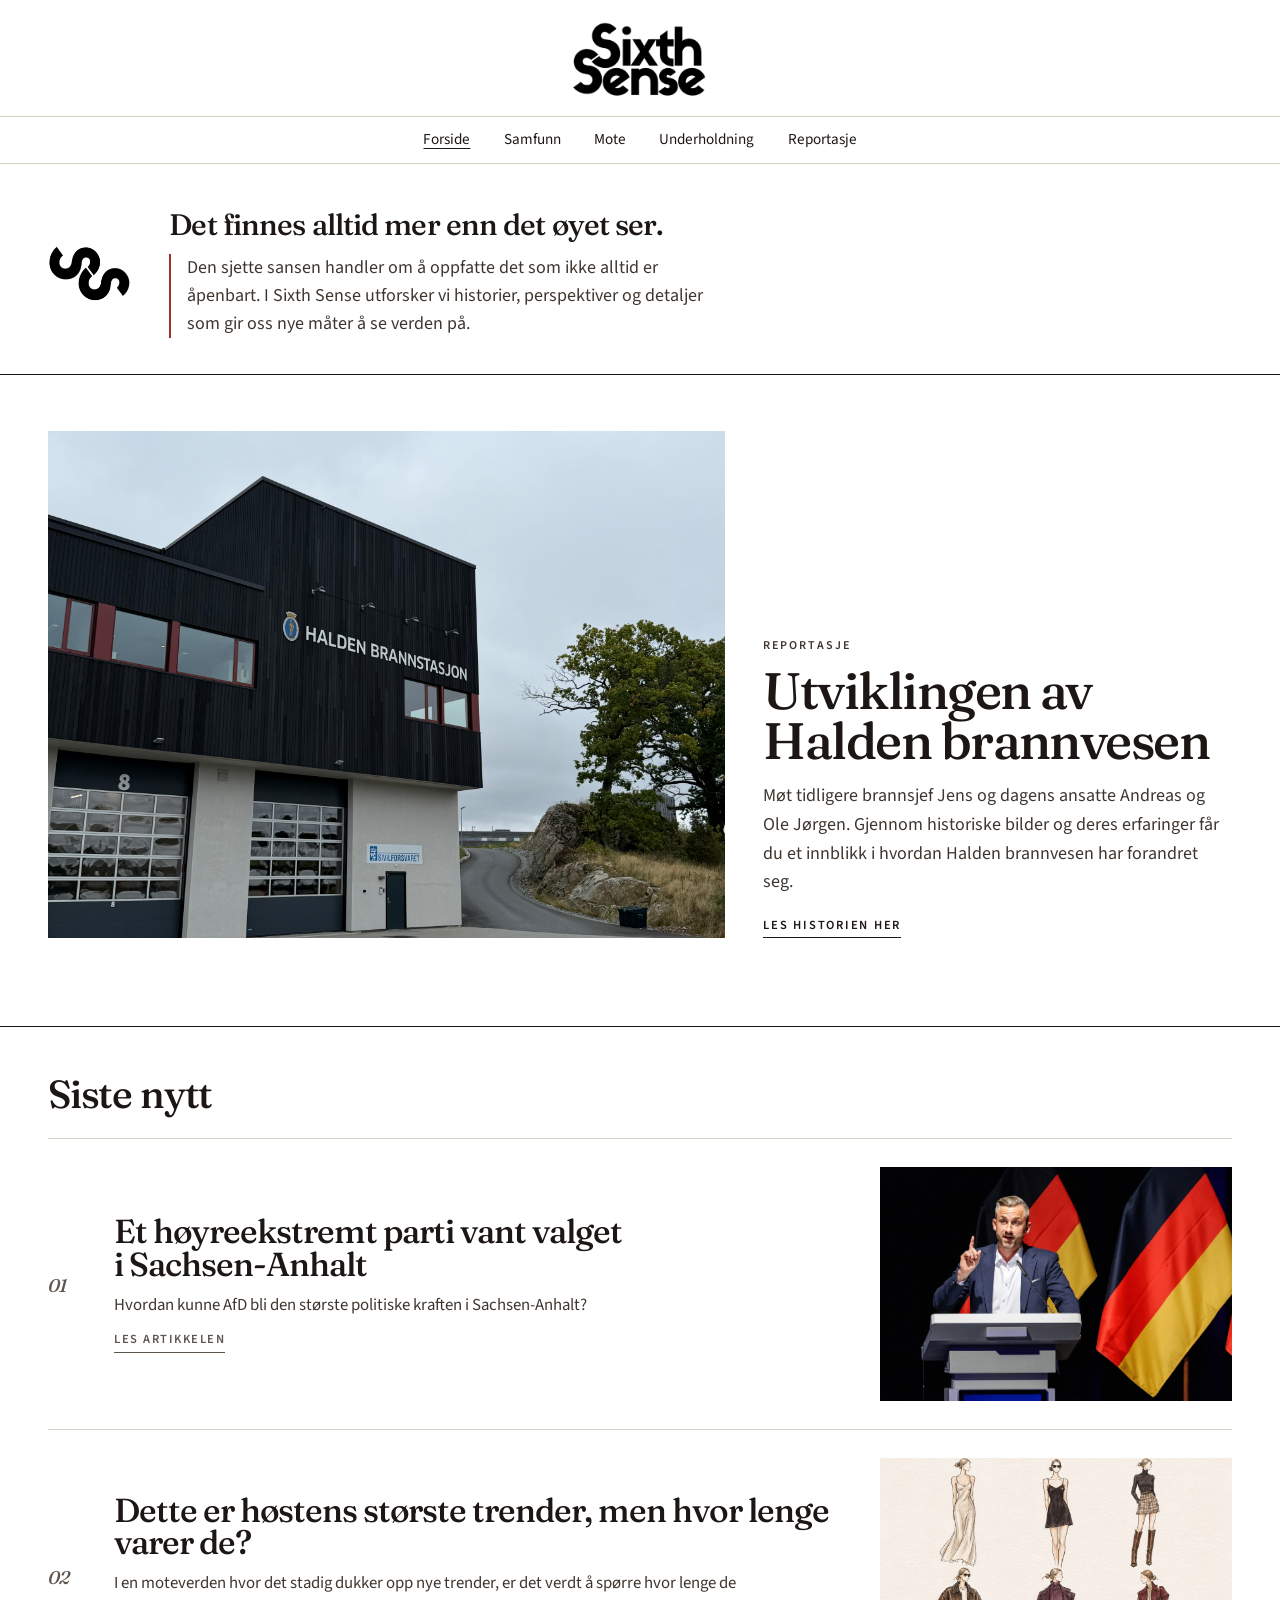
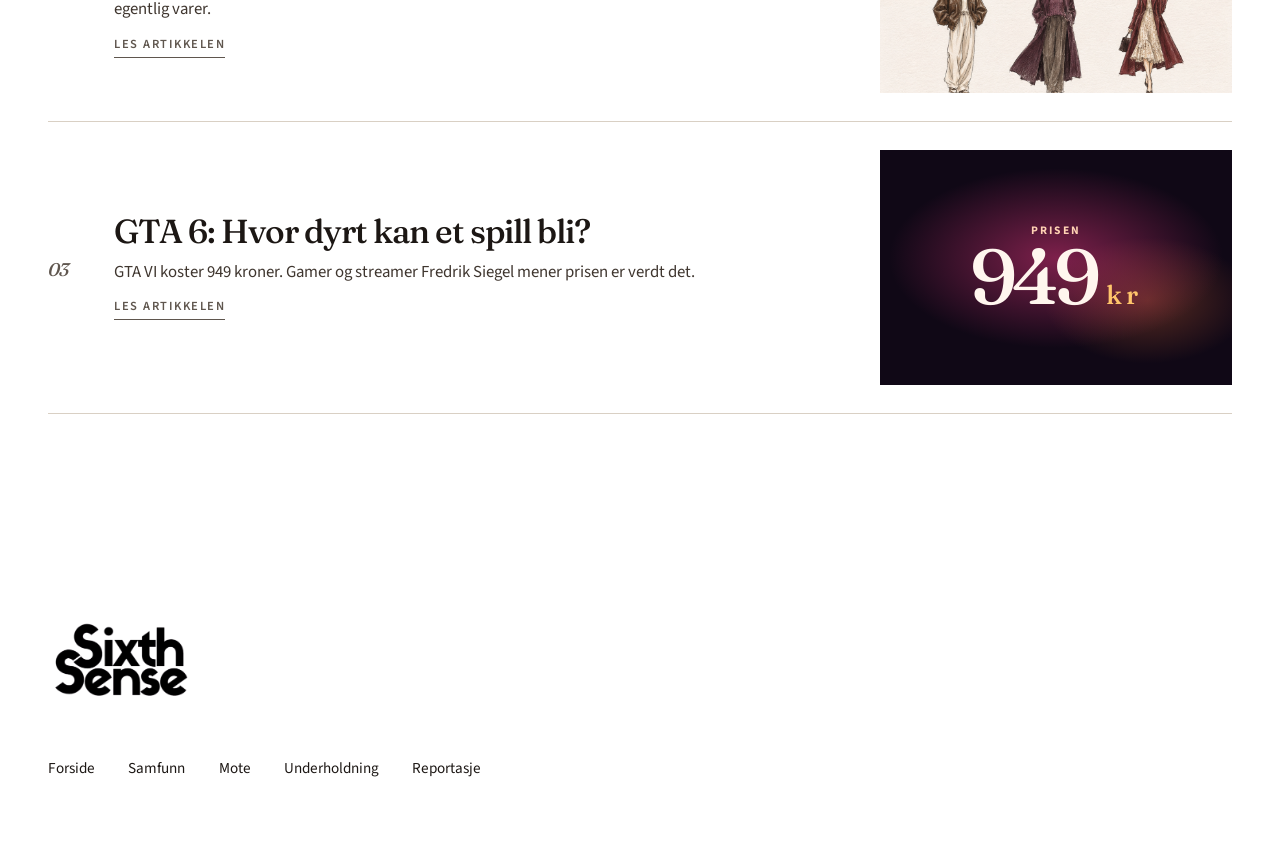
<file: index.html>
<!DOCTYPE html>
<html lang="nb">
<head>
  <meta charset="utf-8">
  <meta name="viewport" content="width=device-width, initial-scale=1">
  <title>GVI — Placeholder edition</title>
  <meta name="description" content="Placeholder editorial homepage. Four stories, one of them a long read.">
  <meta name="theme-color" content="#ffffff">
  <link rel="icon" href="images/logo-mark.png">
  <link rel="stylesheet" href="css/style.css">
</head>
<!--
  Site name: Sixth Sense.
  The header mark is images/sixthsense-black.png.
  The compact header uses images/ss-black.png.
  The footer uses images/sixthsense-black.png.

  Pages
  - index.html       this homepage
  - article1.html    Story 1, AfD in Sachsen-Anhalt
  - article2.html    short story template
  - article3.html    GTA 6 and the price debate
  - xl-story.html    the long scroll story

  Photographs live in images/. The src on each <img> is the file name to add.
-->
<body>
  <a class="skip-link" href="#main">Skip to content</a>

  <header class="site-header">
    <div class="site-header__brand">
      <a class="logo logo--full" href="index.html" aria-label="Sixth Sense">
        <img class="logo__img" src="images/sixthsense-black.png" width="1488" height="901" alt="">
      </a>
    </div>
    <div class="site-header__main">
      <a class="logo logo--mark" href="index.html" aria-label="Sixth Sense" tabindex="-1" aria-hidden="true">
        <span class="logo__mark-rot">
          <img src="images/ss-black.png" alt="">
        </span>
      </a>
      <nav class="site-nav" id="site-nav" aria-label="Primary">
        <ul>
          <li><a href="index.html" aria-current="page">Forside</a></li>
          <li><a href="article1.html">Samfunn</a></li>
          <li><a href="article2.html">Mote</a></li>
          <li><a href="article3.html">Underholdning</a></li>
          <li><a href="xl-story.html">Reportasje</a></li>
        </ul>
      </nav>
    </div>
    <button class="nav-toggle" type="button" aria-expanded="false" aria-controls="site-nav">
      <span class="nav-toggle__open">Menu</span>
      <span class="nav-toggle__close">Close</span>
    </button>
  </header>

  <main id="main" tabindex="-1">
    <section class="cover" aria-labelledby="cover-title">
      <div class="wrap cover__intro">
        <h1 id="cover-title">Det finnes alltid mer enn det øyet ser.</h1>
        <p class="cover__lead">Den sjette sansen handler om å oppfatte det som ikke alltid er åpenbart. I Sixth Sense utforsker vi historier, perspektiver og detaljer som gir oss nye måter å se verden på.</p>
        <div class="cover__mark" aria-hidden="true">
          <img src="images/ss-black.png" alt="">
        </div>
      </div>
    </section>

    <section class="featured" aria-labelledby="featured-title">
      <div class="wrap">
        <a class="featured__link" href="xl-story.html">
          <div class="frame frame--feature">
            <img src="images/IMG_7676.jpeg" width="4284" height="5712" alt="Den nye brannstasjonen i Halden, en mørk bygning med skiltet Halden brannstasjon, porter og Sivilforsvaret.">
          </div>
          <div class="featured__text">
            <p class="kicker">Reportasje</p>
            <h2 id="featured-title">Utviklingen av Halden brannvesen</h2>
            <p>Møt tidligere brannsjef Jens og dagens ansatte Andreas og <span class="nobr">Ole Jørgen</span>. Gjennom historiske bilder og deres erfaringer får du et innblikk i hvordan Halden brannvesen har forandret seg.</p>
            <span class="text-link">Les historien her</span>
          </div>
        </a>
      </div>
    </section>

    <section class="index-list" aria-labelledby="index-title">
      <div class="wrap">
        <h2 id="index-title">Siste nytt</h2>
        <ol>
          <li>
            <a class="story-row" href="article1.html">
              <span class="story-row__num">01</span>
              <div class="story-row__text">
                <h3>Et høyreekstremt parti vant valget <span class="nobr">i Sachsen-Anhalt</span></h3>
                <p>Hvordan kunne AfD bli den største politiske kraften i Sachsen-Anhalt?</p>
                <span class="text-link">Les artikkelen</span>
              </div>
              <div class="frame frame--wide">
                <img src="images/Ulrich.webp" alt="Ulrich Siegmund, AfDs toppkandidat i Sachsen-Anhalt, taler fra en talerstol med tyske flagg i bakgrunnen.">
              </div>
            </a>
          </li>
          <li>
            <a class="story-row" href="article2.html">
              <span class="story-row__num">02</span>
              <div class="story-row__text">
                <h3>Dette er høstens største trender, men hvor lenge varer de?</h3>
                <p>I en moteverden hvor det stadig dukker opp nye trender, er det verdt å spørre hvor lenge de egentlig varer.</p>
                <span class="text-link">Les artikkelen</span>
              </div>
              <div class="frame frame--wide frame--varighet">
                <img src="images/MoteVarighet.png" alt="Tolv moteskisser av høstplagg: kåper, dresser, kjoler, jeans og støvler.">
              </div>
            </a>
          </li>
          <li>
            <a class="story-row" href="article3.html">
              <span class="story-row__num">03</span>
              <div class="story-row__text">
                <h3>GTA 6: Hvor dyrt kan et spill bli?</h3>
                <p>GTA VI koster 949 kroner. Gamer og streamer Fredrik Siegel mener prisen er verdt det.</p>
                <span class="text-link">Les artikkelen</span>
              </div>
              <div class="frame frame--wide frame--gta" aria-hidden="true">
                <div class="frame-gta">
                  <p class="frame-gta__label">Prisen</p>
                  <p class="frame-gta__price"><span>949</span><span>kr</span></p>
                </div>
              </div>
            </a>
          </li>
        </ol>
      </div>
    </section>
  </main>

  <footer class="site-footer">
    <div class="site-footer__inner">
      <a class="logo" href="index.html">
        <img class="logo__img" src="images/sixthsense-black.png" width="1488" height="901" alt="Sixth Sense">
      </a>
      <nav aria-label="Footer">
        <ul>
          <li><a href="index.html">Forside</a></li>
          <li><a href="article1.html">Samfunn</a></li>
          <li><a href="article2.html">Mote</a></li>
          <li><a href="article3.html">Underholdning</a></li>
          <li><a href="xl-story.html">Reportasje</a></li>
        </ul>
      </nav>
    </div>
  </footer>

  <script src="js/script.js"></script>
</body>
</html>
</file>
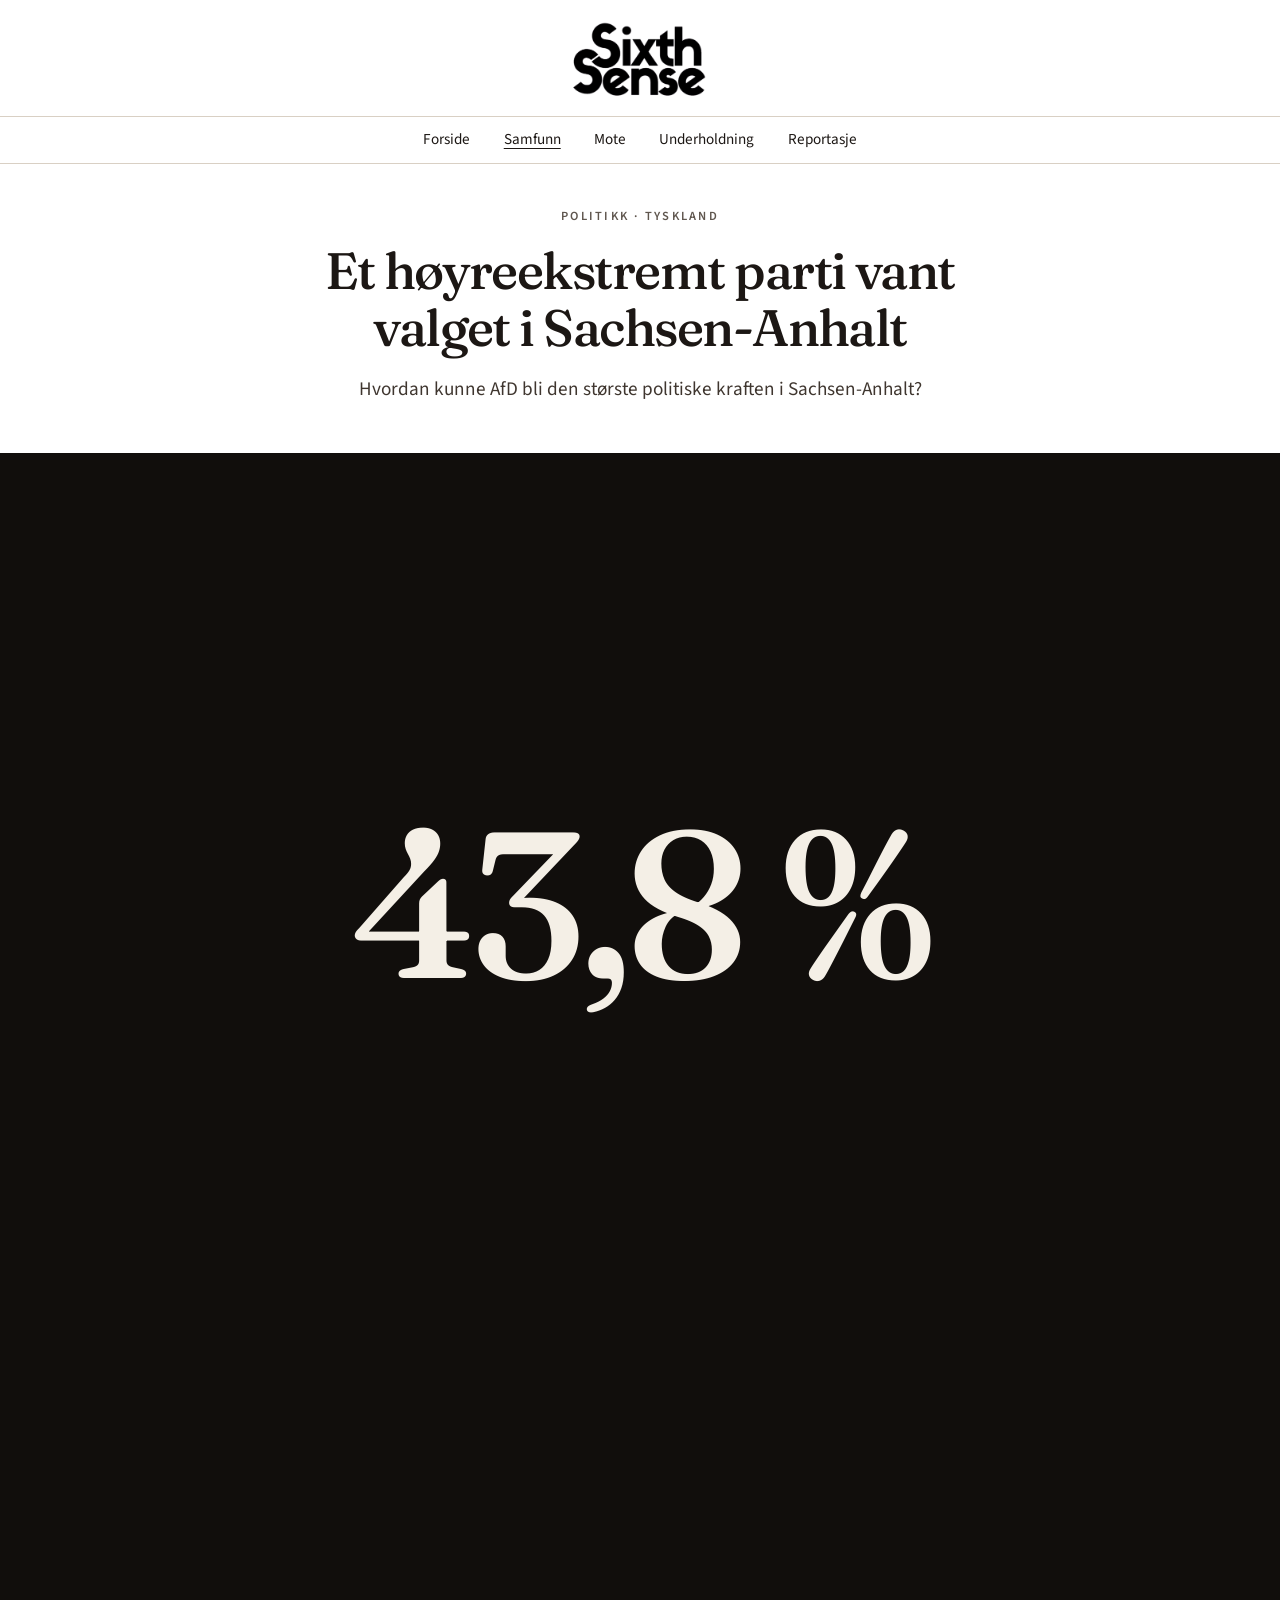
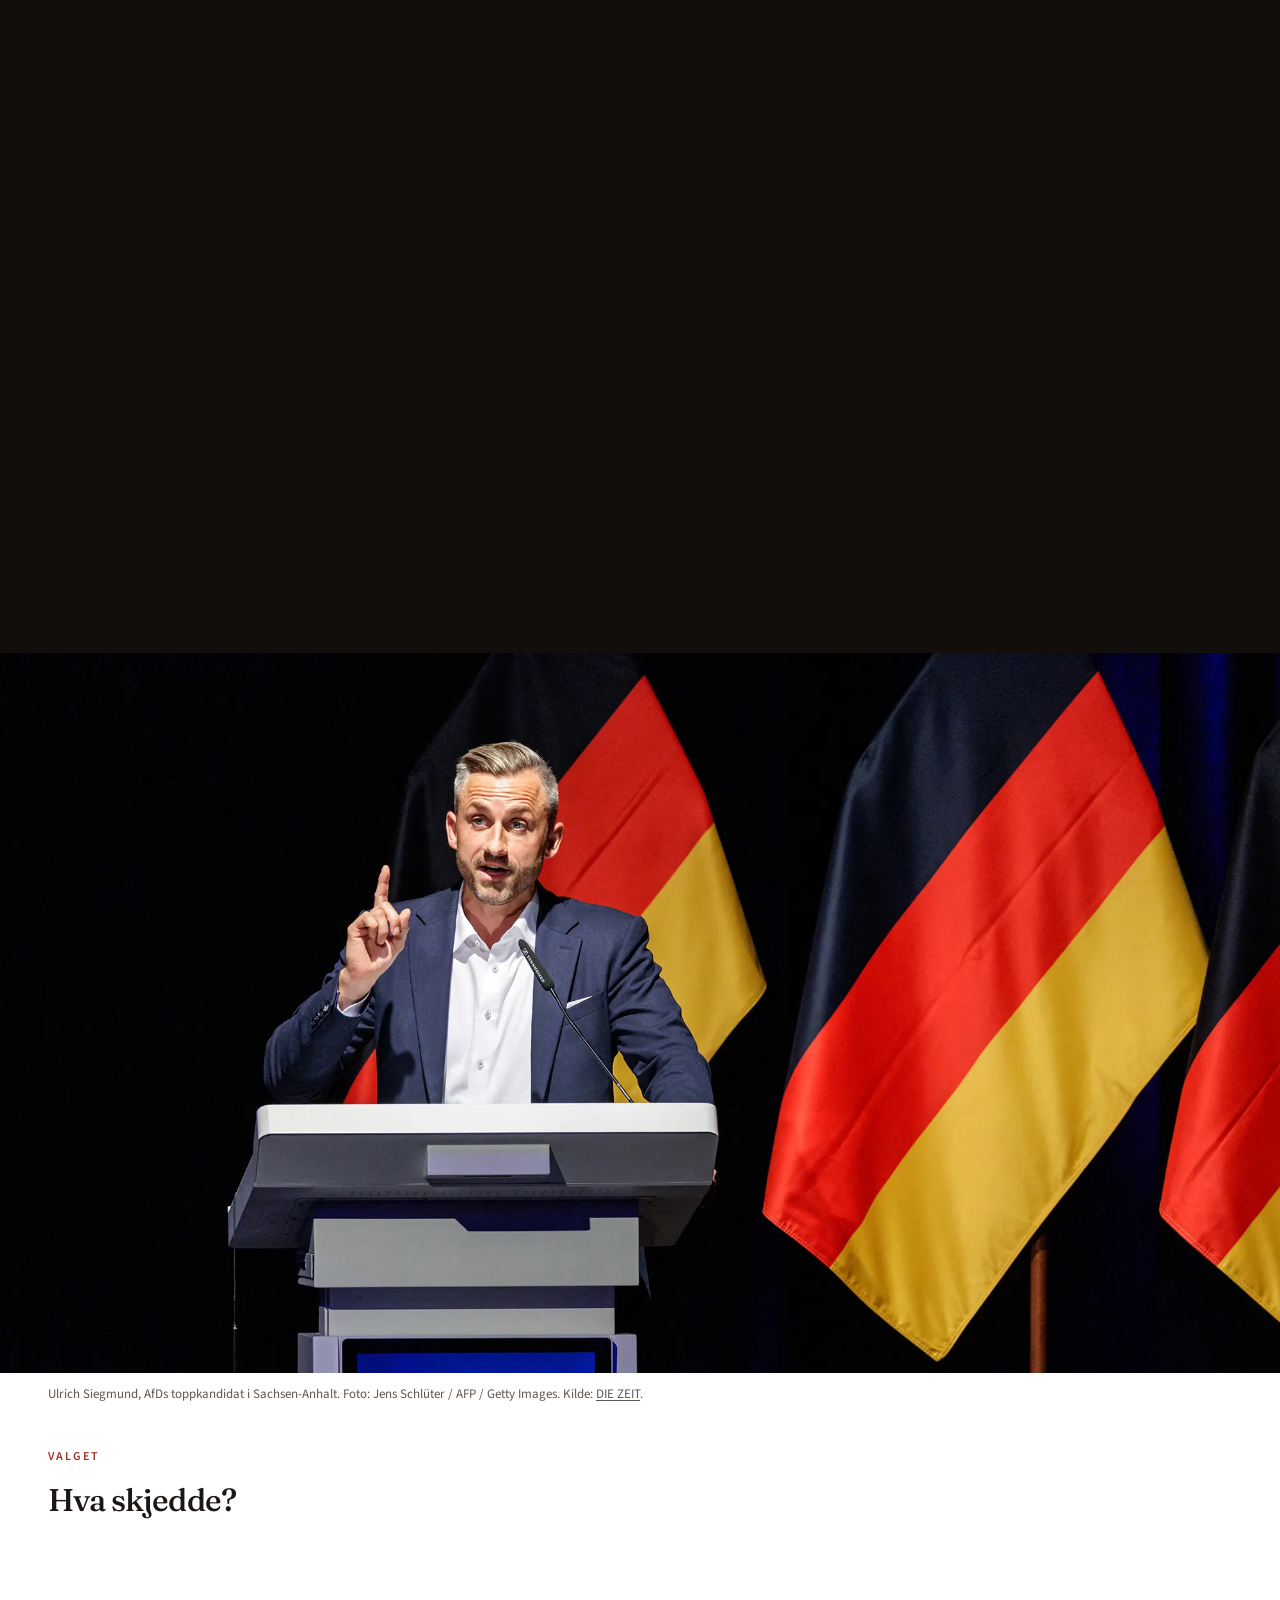
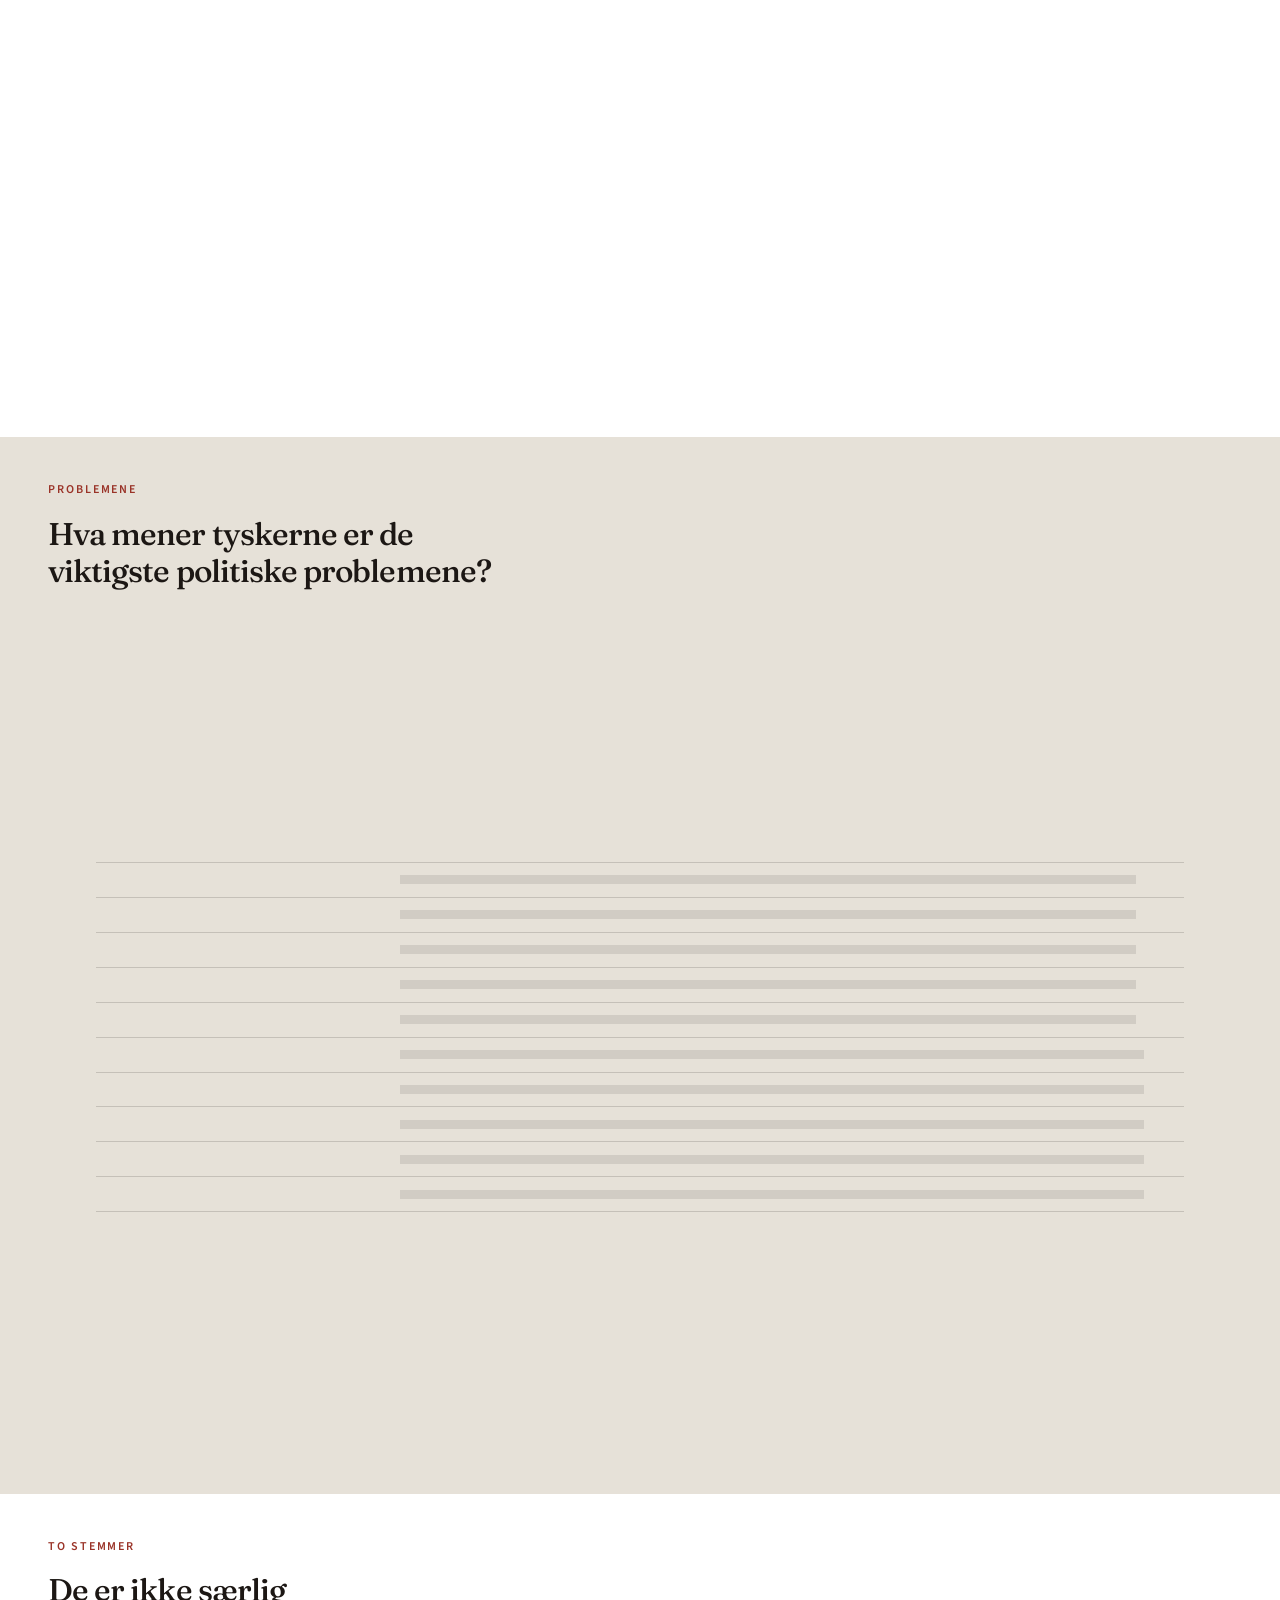
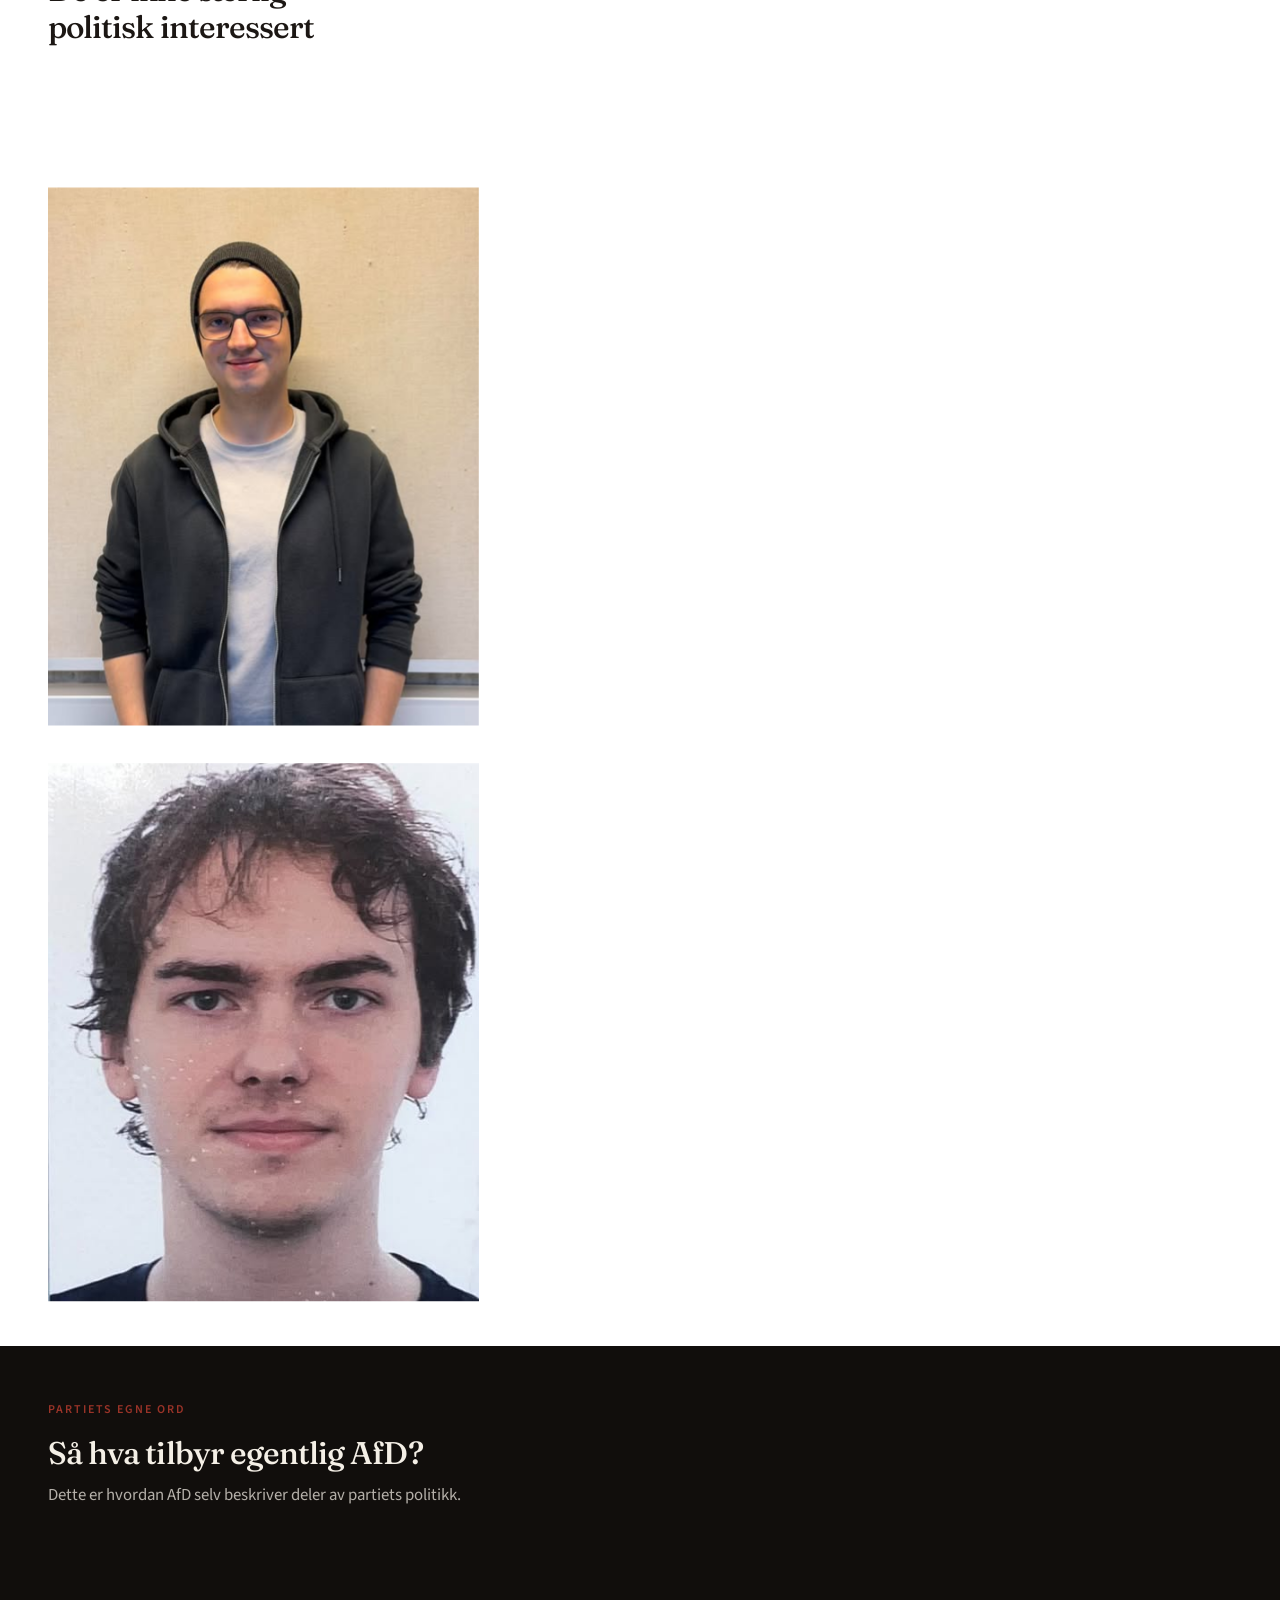
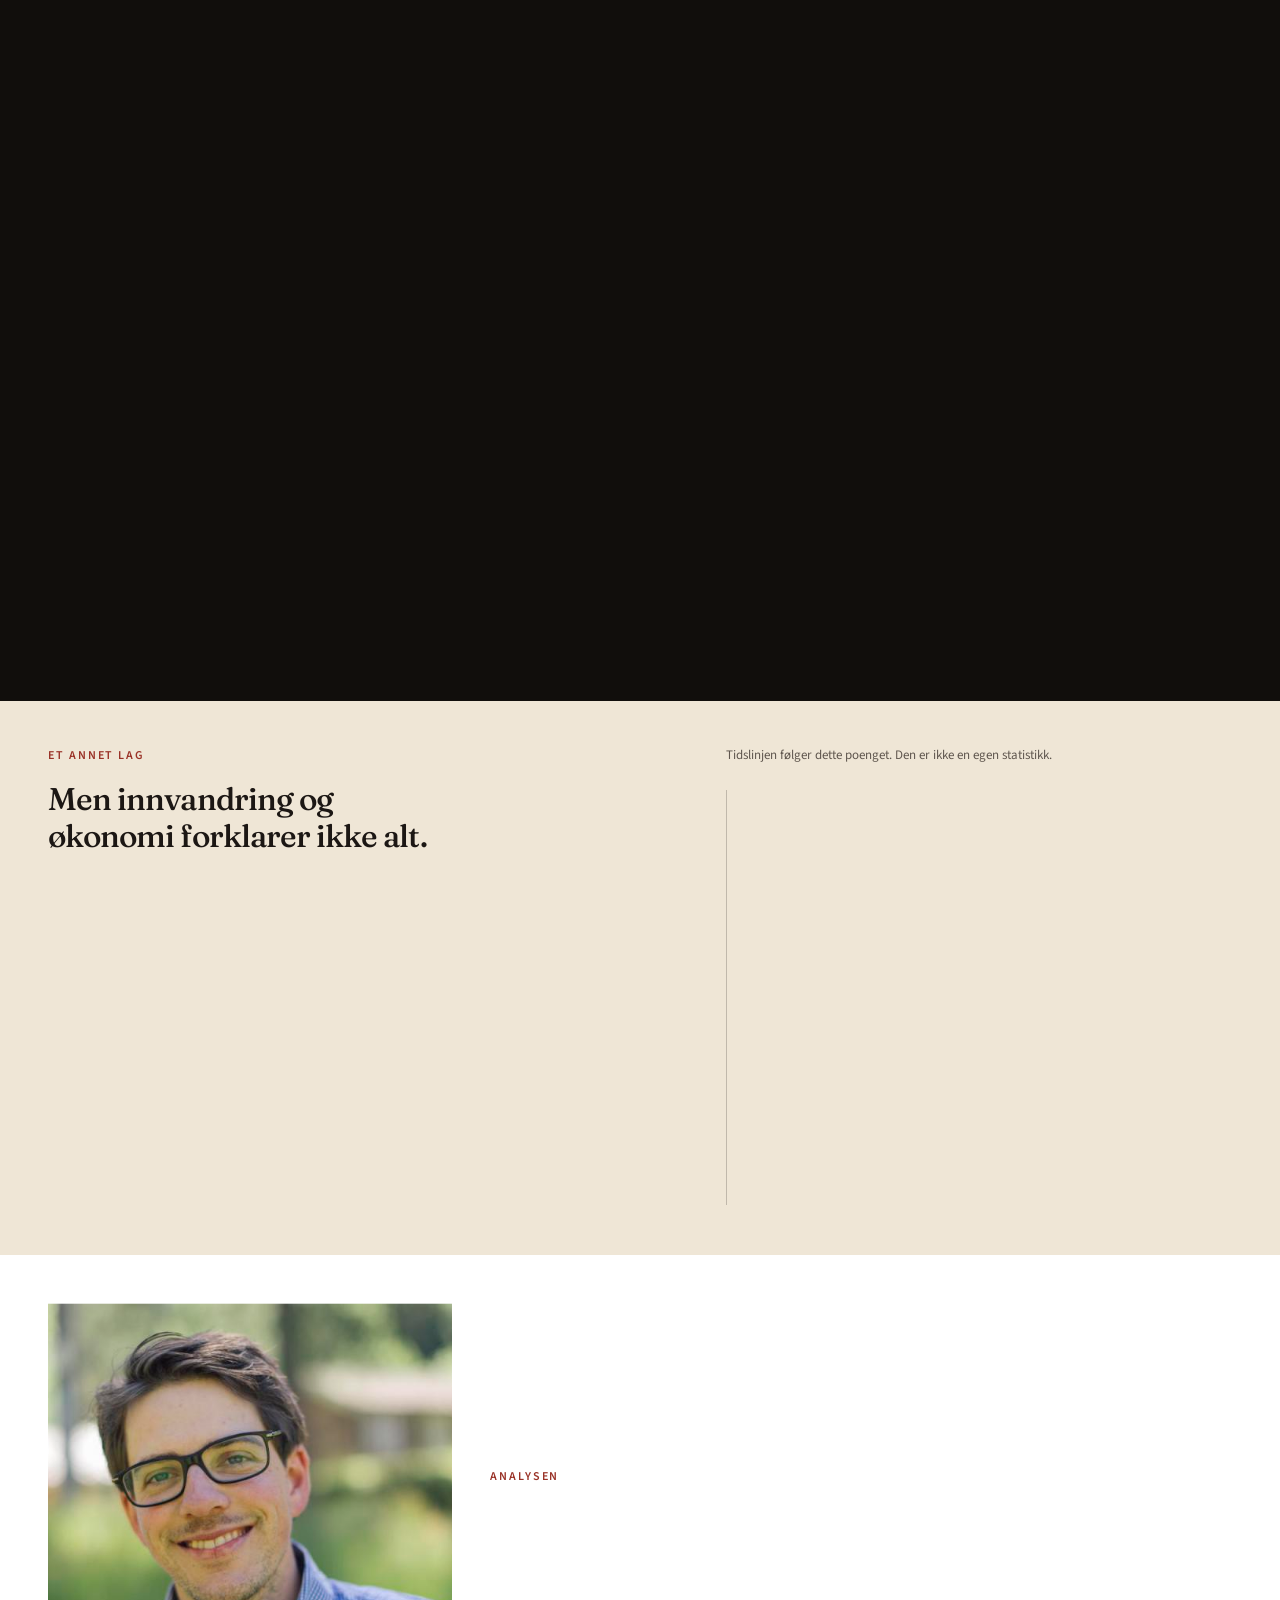
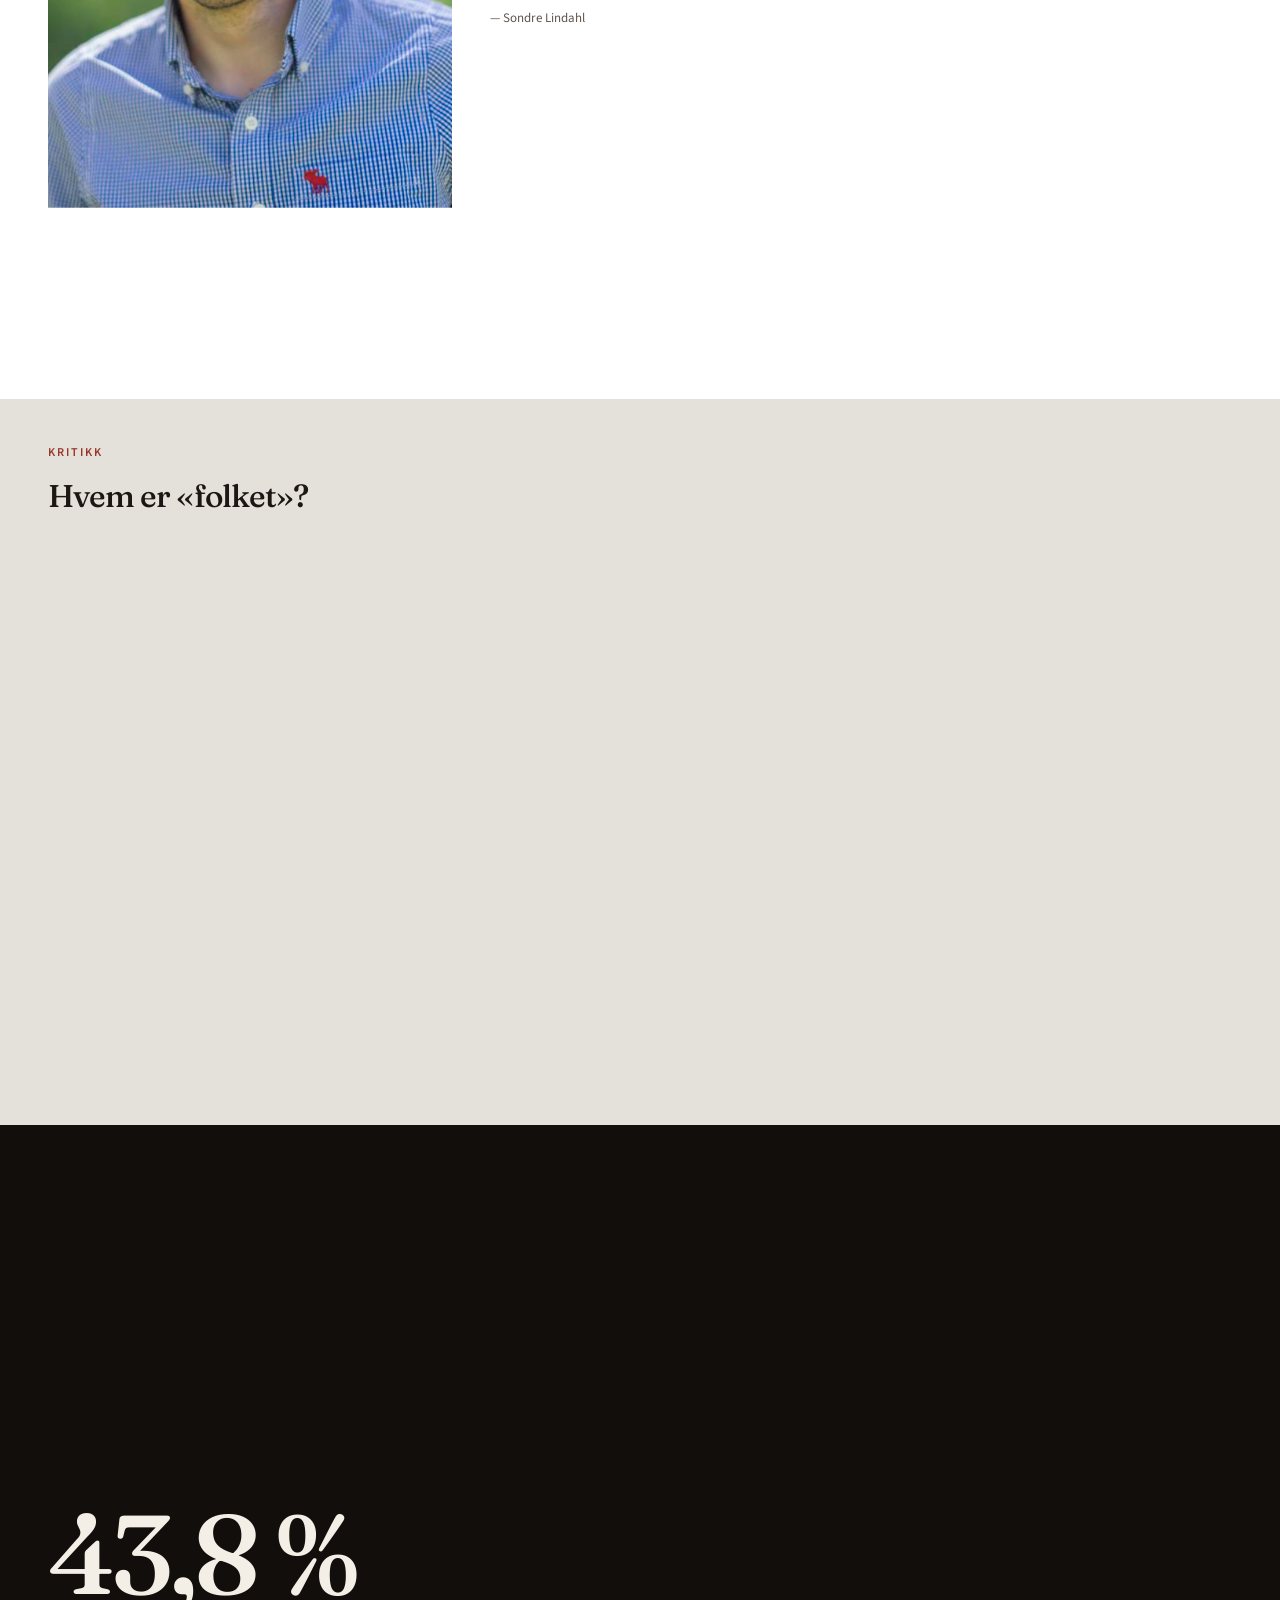
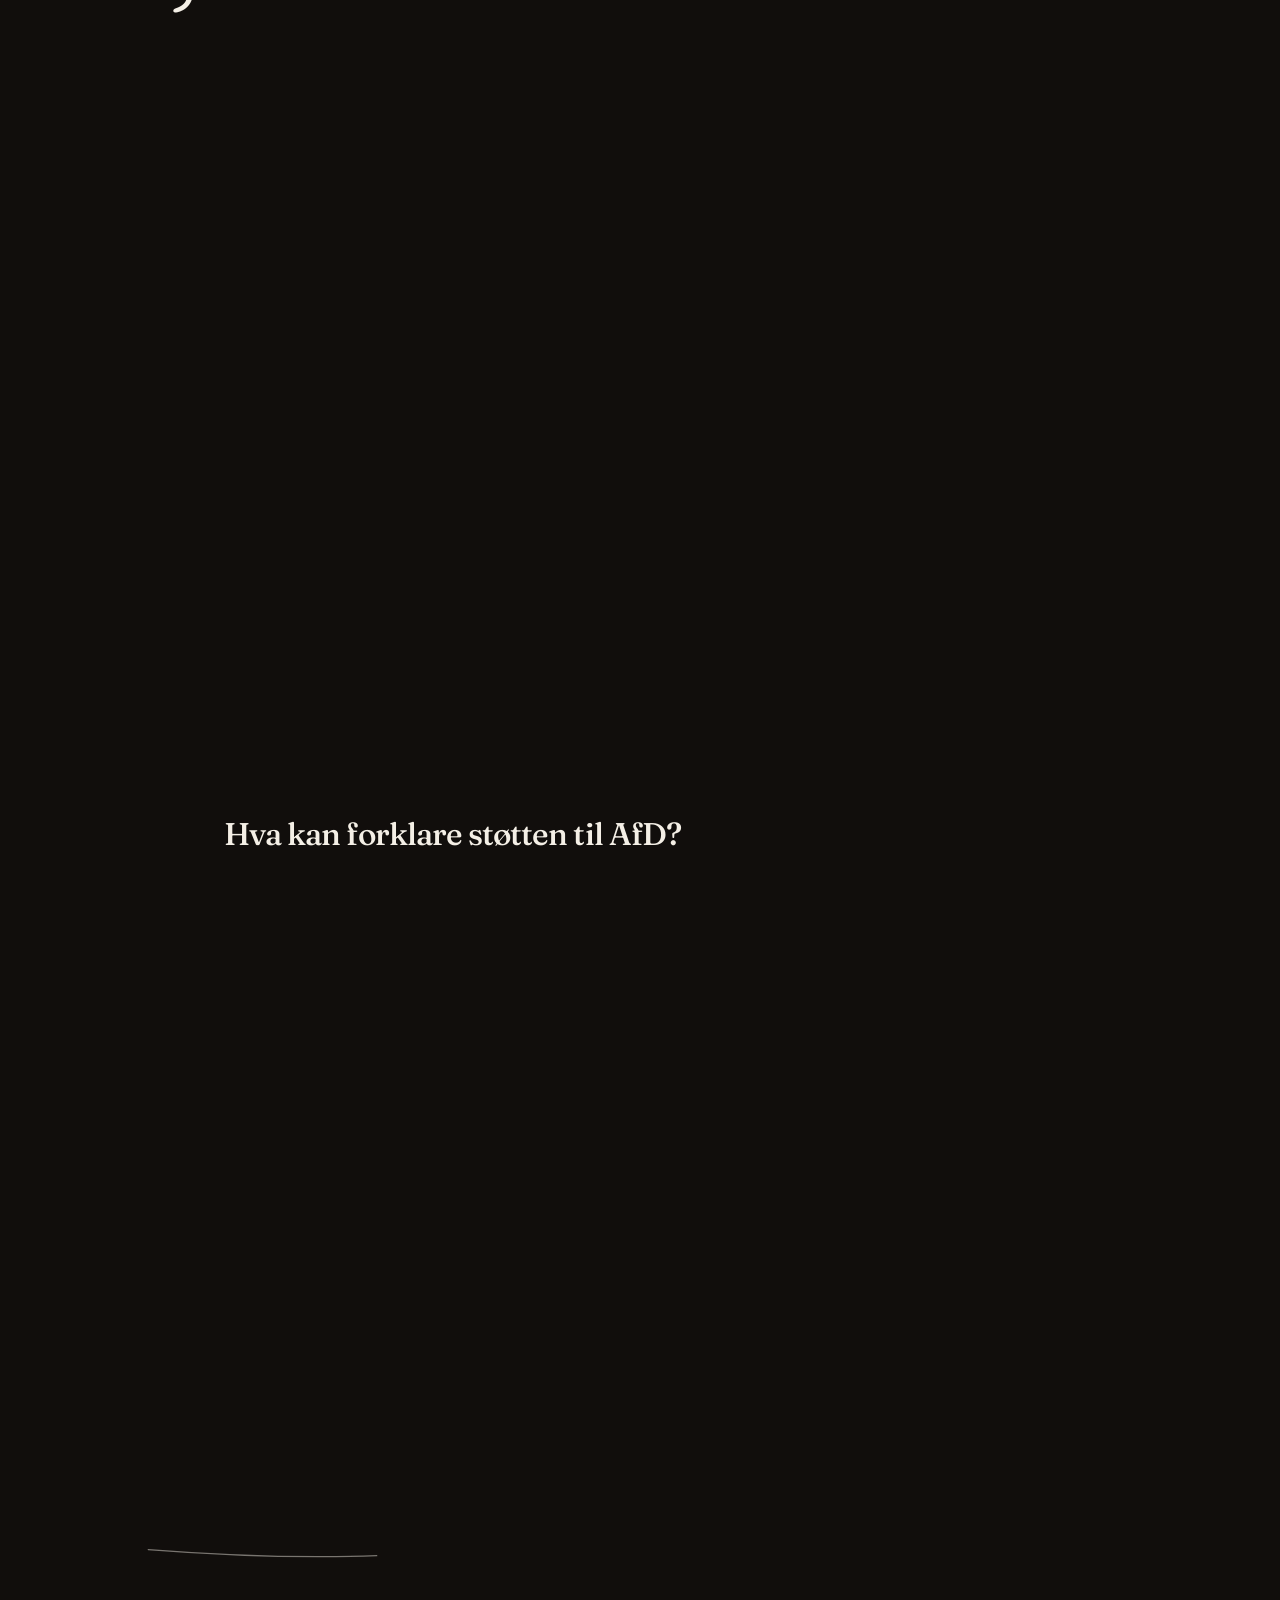
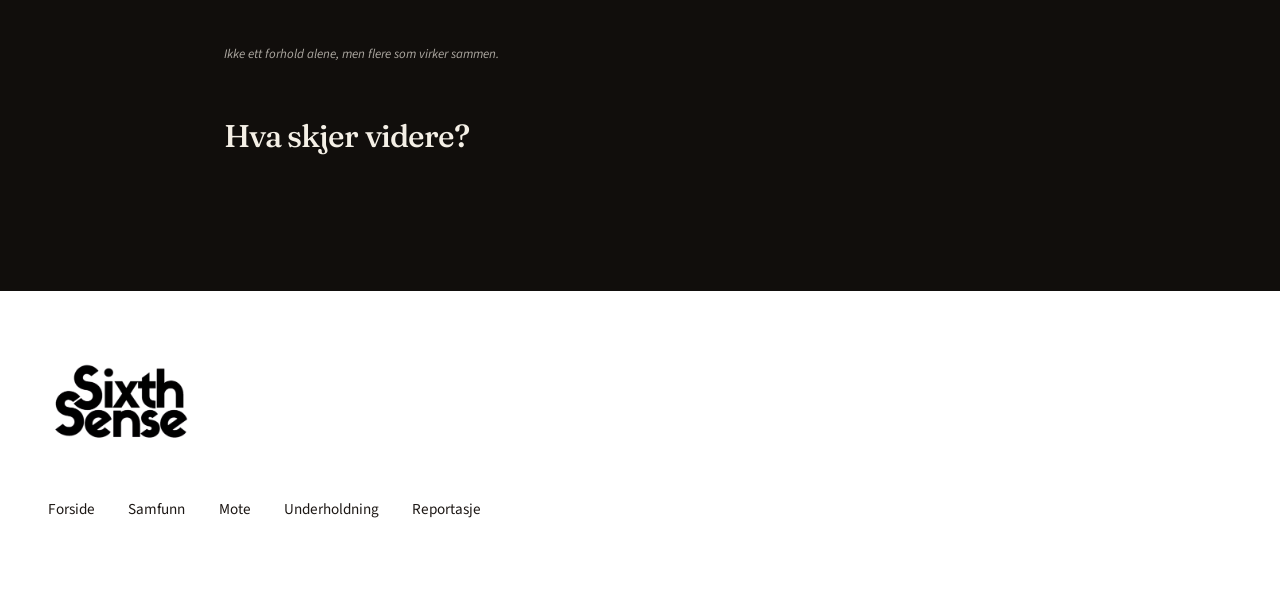
<file: article1.html>
<!DOCTYPE html>
<html lang="nb">
<head>
  <meta charset="utf-8">
  <meta name="viewport" content="width=device-width, initial-scale=1">
  <title>GVI — Hvorfor? AfD i Sachsen-Anhalt</title>
  <meta name="description" content="AfD ble største parti i delstatsvalget i Sachsen-Anhalt med 43,8 prosent, uten absolutt flertall. En sak om hvorfor.">
  <meta name="theme-color" content="#110e0c">
  <link rel="icon" href="images/logo-mark.png">
  <link rel="stylesheet" href="css/style.css">
  <link rel="stylesheet" href="css/article1.css">
  <!--
    Adds "js" before the page paints, so scroll scenes can start
    in their first frame instead of flashing everything at once.
  -->
  <script>document.documentElement.classList.add("js");</script>
</head>
<!--
  STORY 1 — AfD i Sachsen-Anhalt
  Eight sections, in this order:
  1. Hook
  2. What happened
  3. Why / the Statista chart
  4. Andree and Lennard
  5. What AfD says it offers
  6. Sondre Lindahl and the former East
  7. The expert quote, then criticism
  8. Ending

  Quotes are copied exactly from the article. Do not smooth them.
  Photos are in the images/ folder. The lead image is Ulrich.webp.

  Scroll scenes read position only. They do not take over the wheel.
-->
<body class="page-afd">
  <a class="skip-link" href="#main">Skip to content</a>

  <header class="site-header is-on-dark">
    <div class="site-header__brand">
      <a class="logo logo--full" href="index.html" aria-label="Sixth Sense">
        <img class="logo__img" src="images/sixthsense-black.png" width="1488" height="901" alt="">
      </a>
    </div>
    <div class="site-header__main">
      <a class="logo logo--mark" href="index.html" aria-label="Sixth Sense" tabindex="-1" aria-hidden="true">
        <span class="logo__mark-rot">
          <img src="images/ss-black.png" alt="">
        </span>
      </a>
      <nav class="site-nav" id="site-nav" aria-label="Primary">
        <ul>
          <li><a href="index.html">Forside</a></li>
          <li><a href="article1.html" aria-current="page">Samfunn</a></li>
          <li><a href="article2.html">Mote</a></li>
          <li><a href="article3.html">Underholdning</a></li>
          <li><a href="xl-story.html">Reportasje</a></li>
        </ul>
      </nav>
    </div>
    <button class="nav-toggle" type="button" aria-expanded="false" aria-controls="site-nav">
      <span class="nav-toggle__open">Menu</span>
      <span class="nav-toggle__close">Close</span>
    </button>
  </header>

  <main id="main" tabindex="-1">
    <article>
      <header class="story-open" data-header="light">
        <p class="story-open__kicker">Politikk · Tyskland</p>
        <h1 class="story-open__title">Et høyreekstremt parti vant valget i Sachsen-Anhalt</h1>
        <p class="story-open__deck">Hvordan kunne AfD bli den største politiske kraften i Sachsen-Anhalt?</p>
      </header>

      <!-- SECTION 1 — HOOK -->
      <section class="hook" data-scene="hook" data-header="dark" aria-labelledby="hook-title">
        <h2 id="hook-title" class="visually-hidden">Innledning</h2>
        <div class="hook__pin">
          <p class="hook__line hook__line--num">43,8&nbsp;%</p>
          <p class="hook__line hook__line--place">Sachsen-Anhalt</p>
          <p class="hook__line hook__line--date">6. september 2026</p>
          <p class="hook__line hook__line--why">Hvorfor?</p>
        </div>
      </section>

      <!-- SECTION 2 — WHAT HAPPENED -->
      <section class="chapter chapter--vote" data-header="light" aria-labelledby="vote-title">
        <figure class="vote__photo">
          <img src="images/Ulrich.webp" alt="Ulrich Siegmund, AfDs toppkandidat i Sachsen-Anhalt, taler fra en talerstol med tyske flagg i bakgrunnen." width="2000" height="1124">
          <figcaption>Ulrich Siegmund, AfDs toppkandidat i Sachsen-Anhalt. Foto: Jens Schlüter / AFP / Getty Images. Kilde: <a class="source" href="https://www.zeit.de/politik/deutschland/2026-08/ulrich-siegmund-afd-landtagswahl-sachsen-anhalt">DIE ZEIT</a>.</figcaption>
        </figure>

        <div class="chapter__intro">
          <p class="kicker">Valget</p>
          <h2 id="vote-title">Hva skjedde?</h2>
          <p class="vote__num" data-fade>43,8&nbsp;%</p>
          <div class="prose">
            <p data-fade>Det tyske partiet AfD (Alternativt for Tyskland) ble det største partiet i delstatsvalget i Sachsen-Anhalt, med 43,8 prosent av stemmene, <a class="source" href="https://www.bbc.com/news/articles/cy4zejgz3z9o">skriver BBC</a>.</p>
            <p data-fade>I delstatsforsamlingen hadde partiet likevel ikke nok seter til et absolutt flertall. Ingen av de store partiene ønsker å samarbeide med dem. Valget ble holdt 6. september, <a class="source" href="https://www.dw.com/en/afd-makes-gains-in-state-elections-but-has-no-government-options/a-79348308">skriver Deutsche Welle</a>.</p>
            <p data-fade>Valgresultatet har fått betydelig oppmerksomhet både i Tyskland og resten av Europa. I følge <a class="source" href="https://www.bbc.com/news/articles/cy4zejgz3z9o">BBC</a> er AfD regnet som høyre-ekstremistisk av innenlandsk sikkerhetstjeneste.</p>
            <p data-fade>Sachsen-Anhalt er fortsatt en relativt liten delstat. Når et parti med så stor oppslutning blir omtalt slik, melder spørsmålet seg igjen.</p>
          </div>
        </div>
      </section>

      <!-- SECTION 3 — WHY / ONE BAR CHART -->
      <section class="chapter chapter--problems" data-header="light" aria-labelledby="problems-title">
        <div class="chapter__intro">
          <p class="kicker">Problemene</p>
          <h2 id="problems-title">Hva mener tyskerne er de viktigste politiske problemene?</h2>
          <div class="prose">
            <p data-fade>For å forstå hva som skaper denne driven mot høyresiden i Tyskland, kan vi se på hva innbyggerne mener er landets største problemer og utfordringer.</p>
            <p data-fade>I undersøkelsen under, fra <a class="source" href="https://www.statista.com/statistics/1478805/most-relevant-political-issues-germany/">Statista</a> og ARD-DeutschlandTREND i november 2025, oppga 32 prosent innvandring og flyktninger som ett av de viktigste politiske problemene. 28 prosent oppga økonomi. Det betyr ikke at 32 prosent mener innvandring er det ene største problemet. Respondentene kunne nevne to.</p>
          </div>
        </div>

        <div class="chart-scroll" data-scene="chart">
          <div class="chart-pin">
            <figure class="chart">
              <ol class="chart__list">
                <li class="chart__row" style="--value: 32">
                  <span class="chart__label">Innvandring / flyktninger</span>
                  <span class="chart__track" aria-hidden="true"><span class="chart__bar"></span></span>
                  <span class="chart__pct">32&nbsp;%</span>
                </li>
                <li class="chart__row" style="--value: 28">
                  <span class="chart__label">Økonomi</span>
                  <span class="chart__track" aria-hidden="true"><span class="chart__bar"></span></span>
                  <span class="chart__pct">28&nbsp;%</span>
                </li>
                <li class="chart__row" style="--value: 18">
                  <span class="chart__label">Sosial urettferdighet / fattigdom</span>
                  <span class="chart__track" aria-hidden="true"><span class="chart__bar"></span></span>
                  <span class="chart__pct">18&nbsp;%</span>
                </li>
                <li class="chart__row" style="--value: 14">
                  <span class="chart__label">Miljø / klimaendringer</span>
                  <span class="chart__track" aria-hidden="true"><span class="chart__bar"></span></span>
                  <span class="chart__pct">14&nbsp;%</span>
                </li>
                <li class="chart__row" style="--value: 10">
                  <span class="chart__label">Pensjon / alderdomssikring</span>
                  <span class="chart__track" aria-hidden="true"><span class="chart__bar"></span></span>
                  <span class="chart__pct">10&nbsp;%</span>
                </li>
                <li class="chart__row" style="--value: 9">
                  <span class="chart__label">Væpnede konflikter / fred / utenrikspolitikk</span>
                  <span class="chart__track" aria-hidden="true"><span class="chart__bar"></span></span>
                  <span class="chart__pct">9&nbsp;%</span>
                </li>
                <li class="chart__row" style="--value: 8">
                  <span class="chart__label">Utdanning / skole / yrkesopplæring</span>
                  <span class="chart__track" aria-hidden="true"><span class="chart__bar"></span></span>
                  <span class="chart__pct">8&nbsp;%</span>
                </li>
                <li class="chart__row" style="--value: 8">
                  <span class="chart__label">Indre sikkerhet / kriminalitet / terror</span>
                  <span class="chart__track" aria-hidden="true"><span class="chart__bar"></span></span>
                  <span class="chart__pct">8&nbsp;%</span>
                </li>
                <li class="chart__row" style="--value: 7">
                  <span class="chart__label">Helsevesen / medisinsk behandling / pleie</span>
                  <span class="chart__track" aria-hidden="true"><span class="chart__bar"></span></span>
                  <span class="chart__pct">7&nbsp;%</span>
                </li>
                <li class="chart__row" style="--value: 6">
                  <span class="chart__label">Politisk fremmedgjøring / politikerforakt</span>
                  <span class="chart__track" aria-hidden="true"><span class="chart__bar"></span></span>
                  <span class="chart__pct">6&nbsp;%</span>
                </li>
              </ol>
              <figcaption class="chart__note">
                <p>Kilde: <a class="source" href="https://www.statista.com/statistics/1478805/most-relevant-political-issues-germany/">Statista</a> / ARD-DeutschlandTREND, november 2025. Undersøkelsen er basert på 1&nbsp;300 respondenter. Hver respondent kunne velge opptil to svaralternativer.</p>
              </figcaption>
            </figure>
          </div>
        </div>

        <div class="chapter__intro chapter__intro--after">
          <div class="prose">
            <p data-fade>Begge temaene står sentralt i den politiske debatten, og AfD har gjort begge til viktige områder for sin politikk. Når et samfunn står overfor slike problemer, ser befolkningen raskt etter noen med tydelige og klare løsninger.</p>
          </div>
        </div>
      </section>

      <!-- SECTION 4 — ANDREE AND LENNARD -->
      <section class="chapter chapter--people" data-header="light" aria-labelledby="people-title">
        <div class="chapter__intro">
          <p class="kicker">To stemmer</p>
          <h2 id="people-title">De er ikke særlig politisk interessert</h2>
          <div class="prose">
            <p data-fade>Vi har snakket med to tyske utvekslingsstudenter for å høre hva de tenker om valget, AfD og hvordan dette har påvirket dem. De sier selv at de ikke er særlig politisk interessert hvilket gjorde svarene deres veldig interessante.</p>
          </div>
        </div>

        <div class="person">
          <figure class="person__photo" data-parallax>
            <img src="images/Andree.jpg" alt="Portrett av Andree, tysk utvekslingsstudent, i lue, briller og mørk hettegenser." width="480" height="640">
          </figure>
          <div class="person__copy">
            <p class="person__name" data-fade>Andree</p>
            <p class="person__age" data-fade>29 år</p>
            <div class="prose">
              <p data-fade>De var ikke særlig partiske i svarene sine, men la vekt på AfDs holdninger til innvandring, minoriteter og grunnleggende rettigheter. De mente AfD vekker assosiasjoner til Tysklands tidligere mørkere tider. De poengterer også at mange nok stemmer på AfD i mangel på et alternativ og frustrasjon over nåværende styre.</p>
            </div>
            <blockquote class="person__quote" data-fade>
              <p>«De andre store partiene kan komme til å bøye seg litt i retning av deres standpunkter for å vinne tilbake velgere, særlig når det gjelder innvandring.»</p>
              <footer>— Andree</footer>
            </blockquote>
          </div>
        </div>

        <div class="person">
          <figure class="person__photo" data-parallax>
            <img src="images/Lennard.jpg" alt="Nærportrett av Lennard, tysk utvekslingsstudent." width="480" height="626">
          </figure>
          <div class="person__copy">
            <p class="person__name" data-fade>Lennard</p>
            <p class="person__age" data-fade>25 år</p>
            <blockquote class="person__quote" data-fade>
              <p>«Jeg håper at alle som stemmer på dem i protest mot den nåværende regjeringen, våkner opp og ser hvem de gir makt til.»</p>
              <footer>— Lennard</footer>
            </blockquote>
            <div class="prose">
              <p data-fade>At AfD fikk så stor oppslutning mente de det var en skummel utvikling for Tyskland og noen minoriteters rettigheter, eventuelt om andre partier føler seg nødt til å følge noe av den høyreekstreme politikken for å få stemmer.</p>
            </div>
          </div>
        </div>
      </section>

      <!-- SECTION 5 — WHAT AfD SAYS IT OFFERS -->
      <section class="policy" data-scene="policy" data-header="dark" aria-labelledby="policy-title">
        <div class="policy__scroll">
          <div class="policy__pin">
            <p class="kicker">Partiets egne ord</p>
            <h2 id="policy-title">Så hva tilbyr egentlig AfD?</h2>
            <p class="policy__label">Dette er hvordan AfD selv beskriver deler av partiets politikk.</p>
            <ul class="policy__words">
              <li class="policy__word">Direkte demokrati</li>
              <li class="policy__word">Lavere skatt</li>
              <li class="policy__word">Mindre byråkrati</li>
              <li class="policy__word">Mindre stat</li>
              <li class="policy__word">Strengere innvandring</li>
            </ul>
          </div>
        </div>

        <div class="policy__text">
          <div class="prose prose--on-dark">
            <p data-fade>AfD sier de ønsker en mindre stat, og at de politiske partiene skal få mindre makt. Da vil makten gå videre til folket. De ønsker et direkte demokrati med folkeavstemning, og at statsoverhodet skal velges direkte av folket, ikke et parti. AfD mener partiene har hevet seg over befolkningen og ønsker å endre dette.</p>
            <p data-fade>Samtidig ønsker AfD å gjennomføre ny skattepolitikk med mindre skatt, reduksjon av byråkrati og mere muligheter for små og mellomstore bedrifter. Når det gjelder utenrikspolitikk mener AfD at en selvstendig stat skal få slippe innblanding av andre stater og særlig fra andre ikke-statlige organisasjoner.</p>
            <p data-fade>De er strenge når det gjelder innvandring, <a class="source" href="https://www.afd.de/zuwanderung-asyl/">skriver AfD selv</a>. De ser på både massemigrasjon fra Afrika og Islam som fiendtlig. De ønsker negativ innvandring på grunn av den belastende effekten det allerede har vært for Tyskland og sier:</p>
          </div>
          <blockquote class="policy__quote" data-fade>
            <p>"Internasjonal islamsk terrorisme er en alvorlig trussel mot det internasjonale samfunnet. Dens fremvekst og spredning må bekjempes med alle tilgjengelige juridiske midler"</p>
            <footer>— <a class="source" href="https://www.afd.de/zuwanderung-asyl/">AfD</a></footer>
          </blockquote>
        </div>
      </section>

      <!-- SECTION 6 — EAST GERMANY -->
      <section class="chapter chapter--east" data-header="light" aria-labelledby="east-title">
        <div class="east__grid">
          <div>
            <p class="kicker">Et annet lag</p>
            <h2 id="east-title">Men innvandring og økonomi forklarer ikke alt.</h2>
            <div class="prose">
              <p data-fade>Ifølge Sondre Lindahl, lærer i internasjonal politikk ved Høgskolen i Østfold, er det likevel ikke mulig å forklare AfDs framgang med innvandring og økonomi alene. Han mener valgresultatet må ses i sammenheng med Sachsen-Anhalts historie som en del av det tidligere Øst-Tyskland.</p>
              <p data-fade>Etter gjenforeningen forsvant mange av industriarbeidsplassene som tidligere hadde vært fundamentet i lokalsamfunnene. Selv om Tyskland i dag er samlet, er det fremdeles store økonomiske og sosiale forskjeller mellom øst og vest.</p>
            </div>
          </div>

          <div class="timeline-wrap" data-scene="timeline">
            <p class="timeline__note">Tidslinjen følger dette poenget. Den er ikke en egen statistikk.</p>
            <ol class="timeline">
              <li class="timeline__item" data-step>
                <span class="timeline__when">1990</span>
                <span class="timeline__what">Gjenforeningen</span>
              </li>
              <li class="timeline__item" data-step>
                <span class="timeline__when">Etterpå</span>
                <span class="timeline__what">Endringer i industrien</span>
              </li>
              <li class="timeline__item" data-step>
                <span class="timeline__when">Lokalsamfunnene</span>
                <span class="timeline__what">Tap av mange tradisjonelle industriarbeidsplasser</span>
              </li>
              <li class="timeline__item" data-step>
                <span class="timeline__when">Øst og vest</span>
                <span class="timeline__what">Vedvarende økonomiske og sosiale forskjeller</span>
              </li>
              <li class="timeline__item timeline__item--now" data-step>
                <span class="timeline__when">2026</span>
                <span class="timeline__what">43,8&nbsp;%</span>
              </li>
            </ol>
          </div>
        </div>
      </section>

      <!-- SECTION 7 — EXPERT QUOTE, THEN CRITICISM -->
      <section class="expert" data-scene="expert" data-header="light" aria-labelledby="expert-title">
        <div class="expert__scroll">
          <div class="expert__pin">
            <figure class="expert__photo" data-parallax>
              <img src="images/Sondre.jpg" alt="Portrett av Sondre Lindahl, lærer i internasjonal politikk ved Høgskolen i Østfold, i rutet skjorte og briller." width="960" height="642">
            </figure>
            <div class="expert__quote-wrap">
              <p class="kicker">Analysen</p>
              <h2 id="expert-title" class="visually-hidden">Sondre Lindahl</h2>
              <blockquote class="expert__quote">
                <p>
                  <span class="expert__line" data-line>AfD er ikke populært fordi tyskerne liker nynazister.</span>
                  <span class="expert__line" data-line>Partiet gjør det bra fordi de etablerte partiene ikke har klart å komme med politiske løsninger som ivaretar folk.</span>
                </p>
                <footer>— Sondre Lindahl</footer>
              </blockquote>
            </div>
          </div>
        </div>

        <div class="chapter__intro">
          <div class="prose">
            <p data-fade>Han sier at mange velgere opplever at de etablerte partiene verken representerer dem eller tilbyr konkrete løsninger på problemene deres. Lindahl trekker særlig frem misnøyen med de etablerte partiene. Han spør hva som skjer når folket ikke føler at politikerne representerer dem.</p>
          </div>
        </div>
      </section>

      <section class="chapter chapter--critic" data-header="light" aria-labelledby="critic-title">
        <div class="chapter__intro">
          <p class="kicker">Kritikk</p>
          <h2 id="critic-title">Hvem er «folket»?</h2>
          <p class="critic__aside" data-fade>Dette er kritikk av AfD. Det er ikke partiets egen beskrivelse, ikke sitatene fra Andree og Lennard, og ikke Lindahls analyse.</p>
          <div class="prose">
            <p data-fade>AfD sin politikk er veldig annerledes enn det som har blitt ført i Tyskland og Europa generelt på veldig lenge. Det er kanskje konsekvensene av forandringene vi har sett i verden de siste årene som gjør at folket ser etter nye løsninger. Politiske problemer har ofte nyanserte løsninger som kan være vanskelig å se. Men AfD lover store, tydelige og ekstreme løsninger.</p>
            <p data-fade>Noen mener at AfDs politikk setter folket opp mot politikere. Og når AfD vil være «folkets» parti, er det mange som spør hvem AfD mener «folket» er. Fordi de har en veldig nasjonalistisk politikk og har gitt utsagn om at Tyskere er en veldig spesifikk gruppe mennesker. De er også anklaget for å undergrave uavhengige institusjoner som domstoler, medier og minoritetsvern.</p>
            <p data-fade>Så mens AfD ønsker et klart, tydelig og direkte demokrati og lover tydelig løsninger på de største problemene i Tyskland, står de overfor mye kritikk som handler om konsekvensene av deres politikk. Valgresultatet viser likevel at AfD har klart å nå fram til en stor gruppe velgere som ikke føler seg hørt av de etablerte partiene.</p>
          </div>
        </div>
      </section>

      <!-- SECTION 8 — ENDING -->
      <section class="ending" data-scene="ending" data-header="dark" aria-labelledby="ending-ask">
        <div class="ending__scroll">
          <div class="ending__pin">
            <p class="ending__num">43,8&nbsp;%</p>
            <p class="ending__why">Men hvorfor?</p>
          </div>
        </div>

        <div class="ending__rest">
          <div class="prose prose--on-dark">
            <p data-fade>Oppslutningen kan ikke nødvendigvis forklares med én sak alene.</p>
          </div>
          <figure class="flow">
            <h2 class="flow__title">Hva kan forklare støtten til AfD?</h2>
            <div class="flow__stage">
              <svg class="flow__art flow__art--desk" viewBox="0 0 1000 680" aria-hidden="true">
                <path class="flow__stroke" pathLength="1" d="M48 118 C58 72 110 56 200 62 C320 72 410 92 500 118 C680 158 880 190 740 255 C660 315 400 335 230 375 C100 415 320 445 640 485 C770 530 560 575 420 612 C270 632 150 628 48 620" />
              </svg>
              <svg class="flow__art flow__art--palm" viewBox="0 0 400 920" aria-hidden="true">
                <path class="flow__stroke" pathLength="1" d="M28 130 C36 80 70 62 130 70 C210 82 270 120 270 190 C270 270 260 310 240 360 C210 440 70 470 120 520 C170 590 250 620 250 690 C250 770 210 800 180 840 C140 885 70 890 36 860" />
              </svg>
              <ol class="flow__stops">
                <li class="flow__stop flow__stop--inn"><span class="flow__name">Innvandring</span></li>
                <li class="flow__stop flow__stop--okonomi"><span class="flow__name">Økonomi</span></li>
                <li class="flow__stop flow__stop--budskap"><span class="flow__name">AfDs politiske budskap</span></li>
                <li class="flow__stop flow__stop--historie"><span class="flow__name">Regional historie</span></li>
                <li class="flow__stop flow__stop--representasjon"><span class="flow__name">Politisk representasjon</span></li>
                <li class="flow__stop flow__stop--misnoye"><span class="flow__name">Misnøye med de etablerte partiene</span></li>
              </ol>
            </div>
            <figcaption class="flow__note">Ikke ett forhold alene, men flere som virker sammen.</figcaption>
          </figure>
          <div class="ending__next">
            <h2 id="ending-ask" class="ending__ask">Hva skjer videre?</h2>
            <div class="prose prose--on-dark">
              <p data-fade>Hvordan resten av det politiske Tyskland møter velgere som ikke føler seg hørt, står igjen som et åpent spørsmål.</p>
            </div>
          </div>
        </div>
      </section>

    </article>
  </main>

  <footer class="site-footer">
    <div class="site-footer__inner">
      <a class="logo" href="index.html">
        <img class="logo__img" src="images/sixthsense-black.png" width="1488" height="901" alt="Sixth Sense">
      </a>
      <nav aria-label="Footer">
        <ul>
          <li><a href="index.html">Forside</a></li>
          <li><a href="article1.html">Samfunn</a></li>
          <li><a href="article2.html">Mote</a></li>
          <li><a href="article3.html">Underholdning</a></li>
          <li><a href="xl-story.html">Reportasje</a></li>
        </ul>
      </nav>
    </div>
  </footer>

  <script src="js/script.js"></script>
  <script src="js/article1.js"></script>
</body>
</html>
</file>
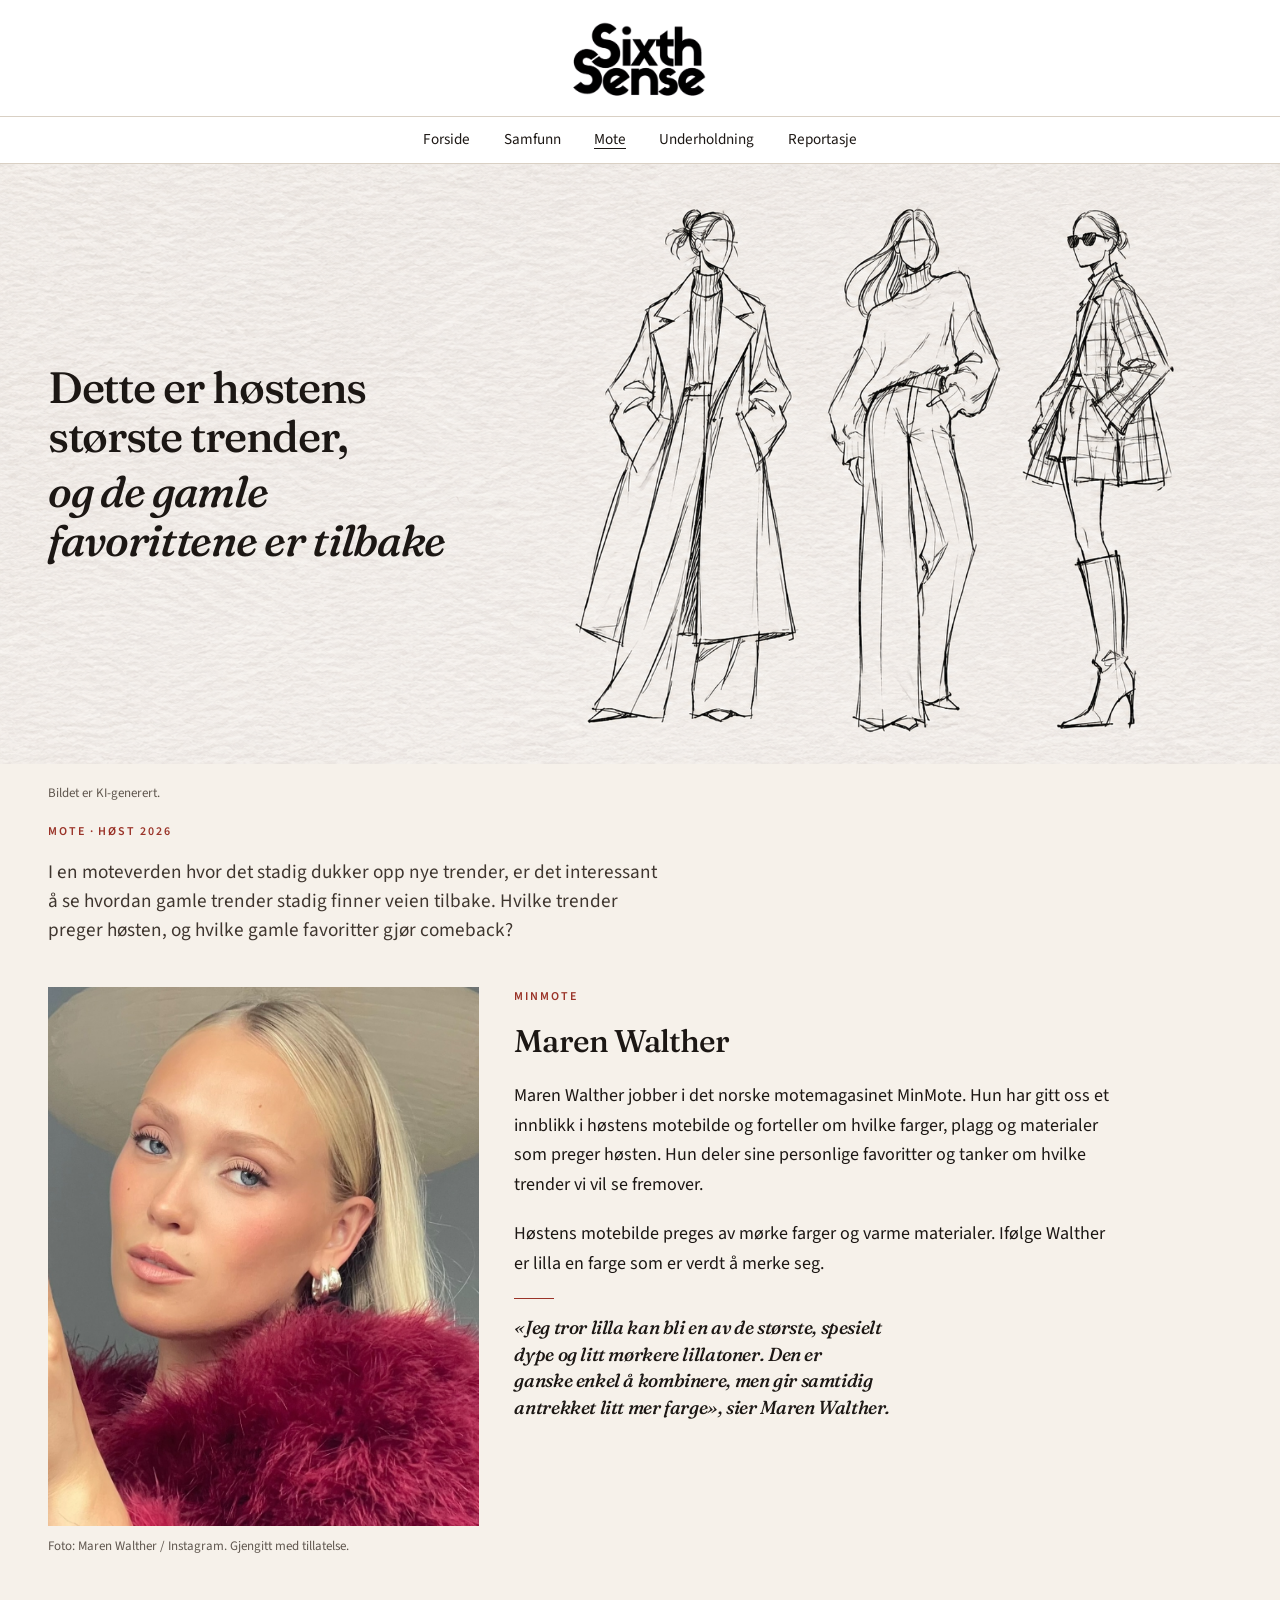
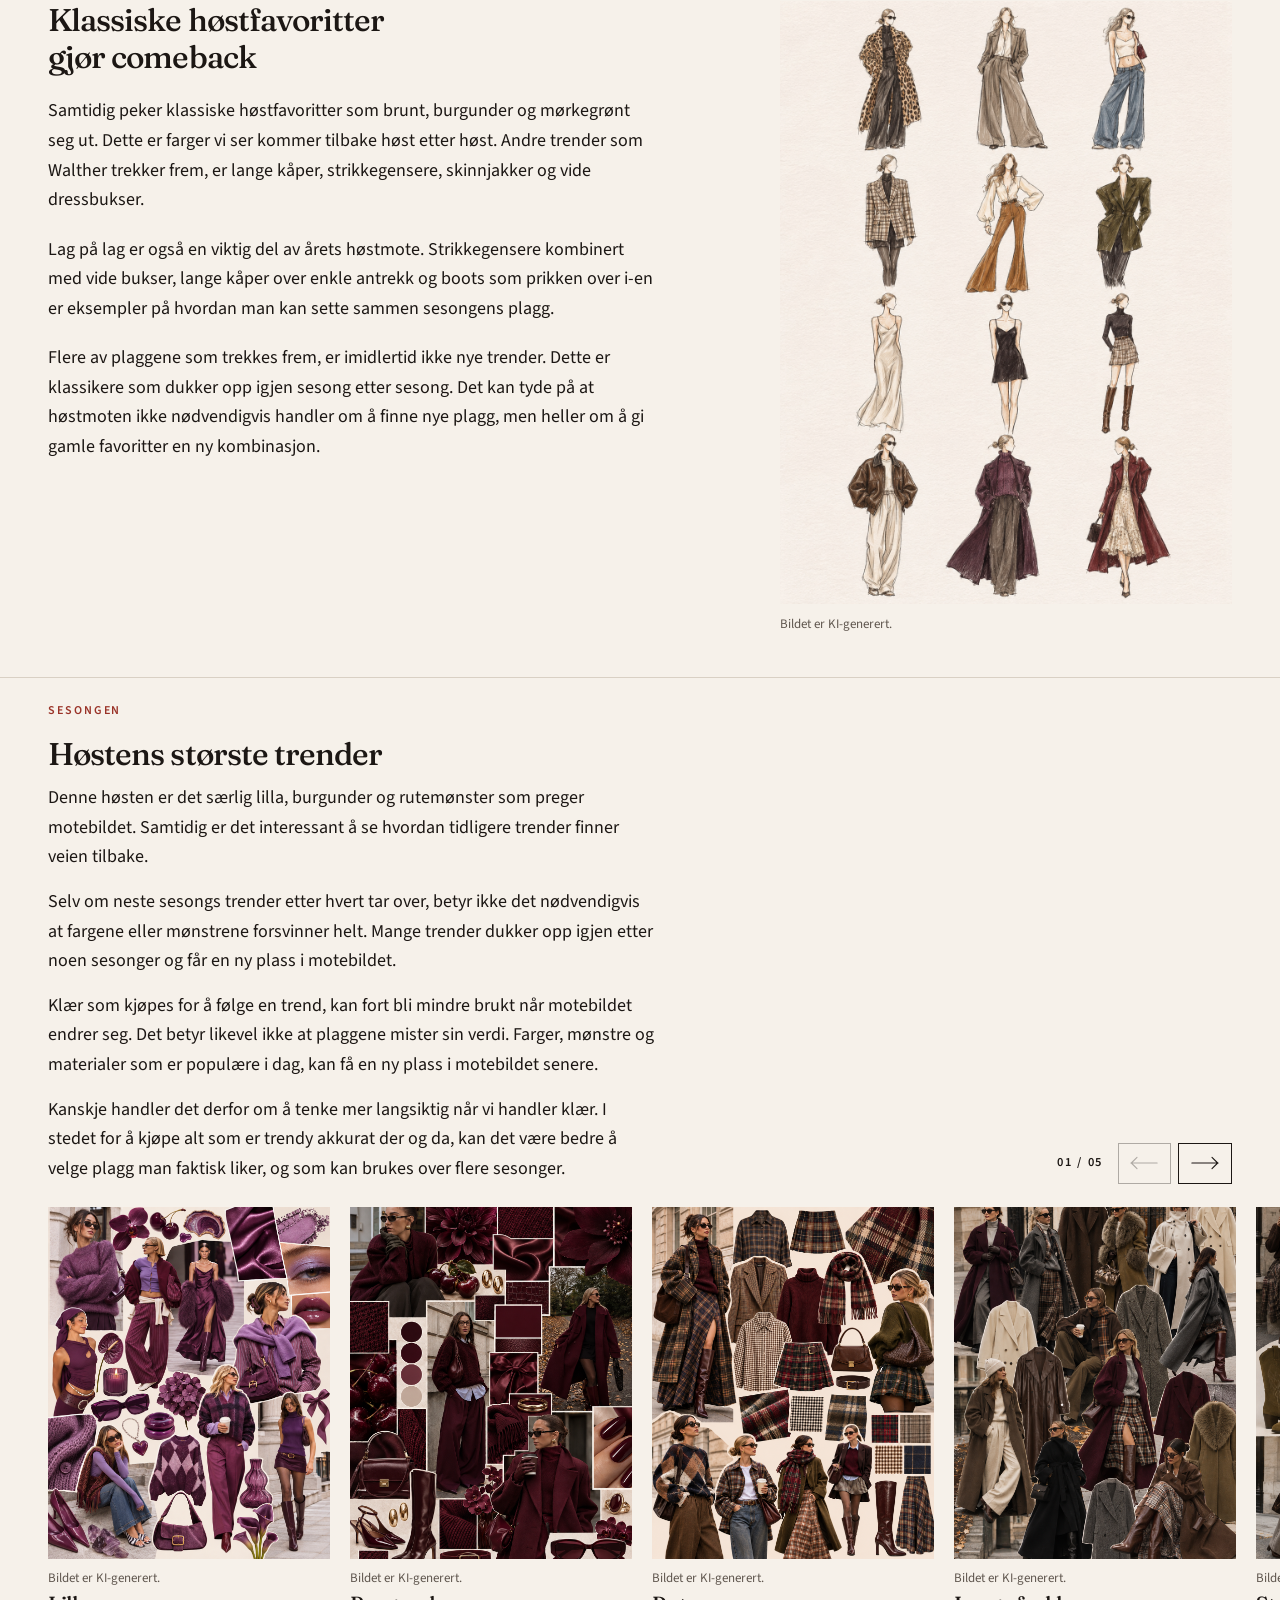
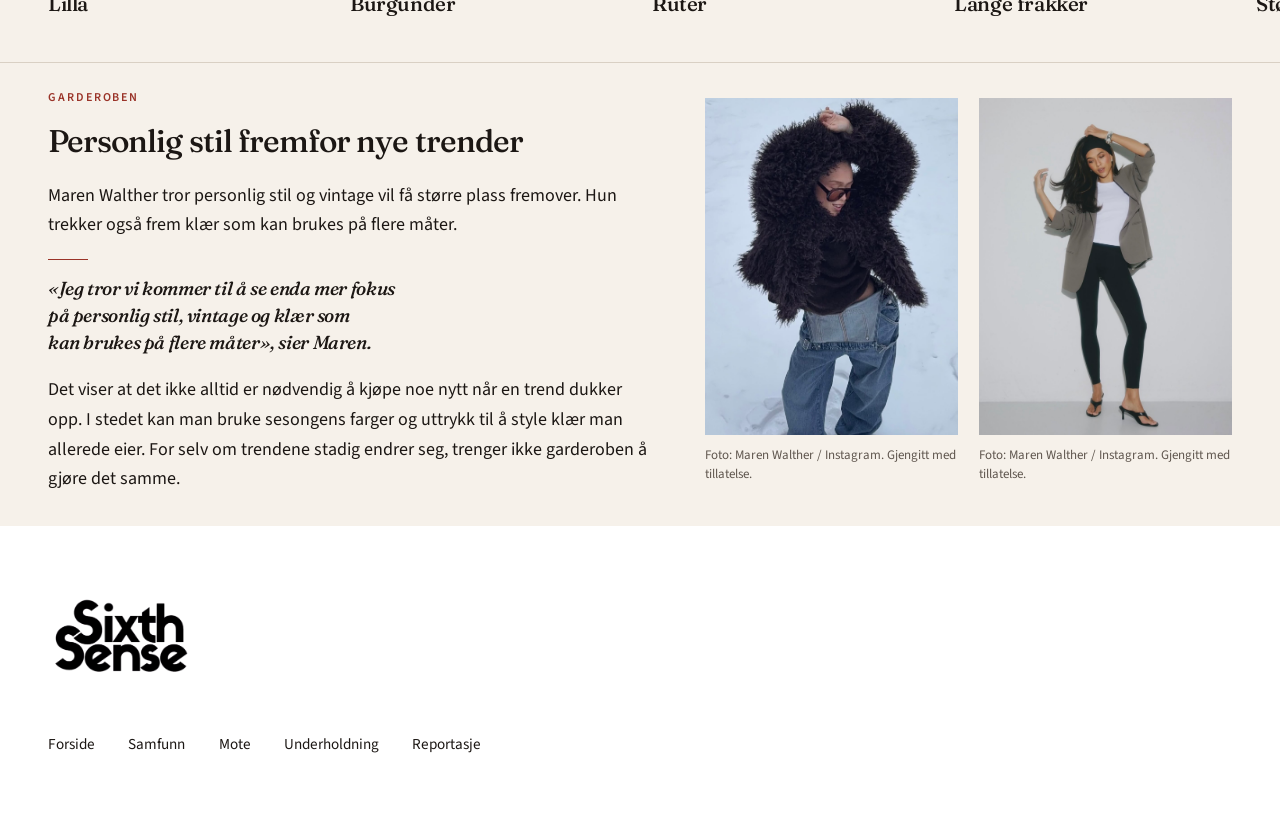
<file: article2.html>
<!DOCTYPE html>
<html lang="nb">
<head>
  <meta charset="utf-8">
  <meta name="viewport" content="width=device-width, initial-scale=1">
  <title>GVI — Dette er høstens største trender, og de gamle favorittene er tilbake</title>
  <meta name="description" content="I en moteverden hvor det stadig dukker opp nye trender, er det interessant å se hvordan gamle trender stadig finner veien tilbake. Maren Walther i MinMote om høstens mote.">
  <meta name="theme-color" content="#f6f1ea">
  <link rel="icon" href="images/logo-mark.png">
  <link rel="stylesheet" href="css/style.css">
  <link rel="stylesheet" href="css/article2.css">
  <!--
    Adds "js" before the page paints, so the fade-in can start
    from the first frame instead of flashing everything at once.
  -->
  <script>document.documentElement.classList.add("js");</script>
</head>
<!--
  ARTICLE 2 — Høstmoten 2026
  Layout foundation. The article text is not final.

  Words and image slots: this file.
  Look: css/article2.css
  Carousel and the quiet scroll fade: js/article2.js

  Images
  Add the file, then replace the FINAL IMAGE comment with an img.
  The label in the frame is covered once the photo is there.
  Suggested names — change them if you want, and keep the src in sync:
  - images/moteskisser.png
  - images/fashion-maren.jpg
  - images/MoteVarighet.png
  - images/Lilla2.png
  - images/Burgunder2.png
  - images/Ruter.png
  - images/LangeFrakker.png
  - images/Støvler.png
  - images/IMG_8631.jpg
  - images/IMG_8632.jpg

  Example:
  <img src="images/fashion-hero.jpg" alt="Beskriv bildet på norsk.">

  Quotes are copied from the article. Do not smooth or extend them.
-->
<body class="page-fashion">
  <a class="skip-link" href="#main">Skip to content</a>

  <header class="site-header">
    <div class="site-header__brand">
      <a class="logo logo--full" href="index.html" aria-label="Sixth Sense">
        <img class="logo__img" src="images/sixthsense-black.png" width="1488" height="901" alt="">
      </a>
    </div>
    <div class="site-header__main">
      <a class="logo logo--mark" href="index.html" aria-label="Sixth Sense" tabindex="-1" aria-hidden="true">
        <span class="logo__mark-rot">
          <img src="images/ss-black.png" alt="">
        </span>
      </a>
      <nav class="site-nav" id="site-nav" aria-label="Primary">
        <ul>
          <li><a href="index.html">Forside</a></li>
          <li><a href="article1.html">Samfunn</a></li>
          <li><a href="article2.html" aria-current="page">Mote</a></li>
          <li><a href="article3.html">Underholdning</a></li>
          <li><a href="xl-story.html">Reportasje</a></li>
        </ul>
      </nav>
    </div>
    <button class="nav-toggle" type="button" aria-expanded="false" aria-controls="site-nav">
      <span class="nav-toggle__open">Menu</span>
      <span class="nav-toggle__close">Close</span>
    </button>
  </header>

  <main id="main" tabindex="-1">
    <article>
      <!-- 1. HERO -->
      <header class="fashion-hero">
        <div class="fashion-hero__stage">
          <img
            class="fashion-hero__image"
            src="images/moteskisser.png"
            width="1831"
            height="859"
            alt="Moteskisser av tre høstantrekk: en lang kåpe med vide bukser, en vid genser med vide bukser, og en rutete jakke med kort skjørt og støvler."
          >
          <div class="fashion-hero__title">
            <h1>Dette er høstens største trender, <em>og de gamle favorittene er tilbake</em></h1>
          </div>
        </div>

        <div class="wrap fashion-hero__text">
          <p class="fashion-hero__credit">Bildet er KI-generert.</p>
          <p class="kicker">Mote · Høst 2026</p>
          <div class="fashion-hero__lower">
            <p class="fashion-hero__standfirst">I en moteverden hvor det stadig dukker opp nye trender, er det interessant å se hvordan gamle trender stadig finner veien tilbake. Hvilke trender preger høsten, og hvilke gamle favoritter gjør comeback?</p>
          </div>
        </div>
      </header>

      <!-- 2. INTRODUCTION AND EXPERT -->
      <section class="fashion-insight" aria-labelledby="insight-title">
        <div class="wrap fashion-split">
          <figure data-reveal>
            <div class="frame frame--person">
              <img src="images/fashion-maren.jpg" alt="Portrett av Maren Walther i burgunder pelskåpe og lys hatt.">
            </div>
            <figcaption>Foto: Maren Walther / Instagram. Gjengitt med tillatelse.</figcaption>
          </figure>

          <div class="fashion-prose" data-reveal data-delay="1">
            <p class="kicker">MinMote</p>
            <h2 id="insight-title">Maren Walther</h2>
            <p>Maren Walther jobber i det norske motemagasinet MinMote. Hun har gitt oss et innblikk i høstens motebilde og forteller om hvilke farger, plagg og materialer som preger høsten. Hun deler sine personlige favoritter og tanker om hvilke trender vi vil se fremover.</p>
            <p>Høstens motebilde preges av mørke farger og varme materialer. Ifølge Walther er lilla en farge som er verdt å merke seg.</p>
            <blockquote class="pull" data-reveal>
              <p>«Jeg tror lilla kan bli en av de største, spesielt dype og litt mørkere lillatoner. Den er ganske enkel å kombinere, men gir samtidig antrekket litt mer farge», sier Maren Walther.</p>
            </blockquote>
          </div>
        </div>

        <div class="wrap fashion-split fashion-split--flip fashion-follow">
          <div class="fashion-prose" data-reveal>
            <h2>Klassiske høstfavoritter gjør comeback</h2>
            <p>Samtidig peker klassiske høstfavoritter som brunt, burgunder og mørkegrønt seg ut. Dette er farger vi ser kommer tilbake høst etter høst. Andre trender som Walther trekker frem, er lange kåper, strikkegensere, skinnjakker og vide dressbukser.</p>
            <p>Lag på lag er også en viktig del av årets høstmote. Strikkegensere kombinert med vide bukser, lange kåper over enkle antrekk og boots som prikken over i-en er eksempler på hvordan man kan sette sammen sesongens plagg.</p>
            <p>Flere av plaggene som trekkes frem, er imidlertid ikke nye trender. Dette er klassikere som dukker opp igjen sesong etter sesong. Det kan tyde på at høstmoten ikke nødvendigvis handler om å finne nye plagg, men heller om å gi gamle favoritter en ny kombinasjon.</p>
          </div>
          <figure data-reveal data-delay="1">
            <div class="frame frame--still">
              <img src="images/MoteVarighet.png" alt="Tolv moteskisser av høstplagg: kåper, dresser, kjoler, jeans og støvler.">
            </div>
            <figcaption>Bildet er KI-generert.</figcaption>
          </figure>
        </div>
      </section>

      <!-- 3. TREND CAROUSEL
           Duplicate an <li class="trend-card"> to add a trend.
           The script counts the cards, so the numbers update themselves.
           This row scrolls sideways. It does not take over the page scroll. -->
      <section class="fashion-trends" data-carousel aria-roledescription="karusell" aria-labelledby="trends-title">
        <div class="wrap fashion-trends__intro" data-reveal>
          <p class="kicker">Sesongen</p>
          <h2 id="trends-title">Høstens største trender</h2>
          <div class="fashion-prose">
            <p>Denne høsten er det særlig lilla, burgunder og rutemønster som preger motebildet. Samtidig er det interessant å se hvordan tidligere trender finner veien tilbake.</p>
            <p>Selv om neste sesongs trender etter hvert tar over, betyr ikke det nødvendigvis at fargene eller mønstrene forsvinner helt. Mange trender dukker opp igjen etter noen sesonger og får en ny plass i motebildet.</p>
            <p>Klær som kjøpes for å følge en trend, kan fort bli mindre brukt når motebildet endrer seg. Det betyr likevel ikke at plaggene mister sin verdi. Farger, mønstre og materialer som er populære i dag, kan få en ny plass i motebildet senere.</p>
            <p>Kanskje handler det derfor om å tenke mer langsiktig når vi handler klær. I stedet for å kjøpe alt som er trendy akkurat der og da, kan det være bedre å velge plagg man faktisk liker, og som kan brukes over flere sesonger.</p>
          </div>
        </div>
        <div class="wrap fashion-trends__bar">
          <div class="fashion-trends__controls" data-reveal data-delay="1">
            <p class="fashion-trends__count" data-carousel-status aria-hidden="true">01 / 05</p>
            <div class="fashion-trends__buttons">
              <button class="trend-btn" type="button" data-carousel-prev aria-controls="trend-track" aria-label="Forrige trend" disabled>
                <svg viewBox="0 0 32 16" width="28" height="14" aria-hidden="true" focusable="false">
                  <path d="M31 8H1M8 1.5 1.5 8 8 14.5" fill="none" stroke="currentColor" stroke-width="1.25" stroke-linecap="round" stroke-linejoin="round"/>
                </svg>
              </button>
              <button class="trend-btn" type="button" data-carousel-next aria-controls="trend-track" aria-label="Neste trend">
                <svg viewBox="0 0 32 16" width="28" height="14" aria-hidden="true" focusable="false">
                  <path d="M1 8h30M24 1.5 30.5 8 24 14.5" fill="none" stroke="currentColor" stroke-width="1.25" stroke-linecap="round" stroke-linejoin="round"/>
                </svg>
              </button>
            </div>
          </div>
        </div>

        <p class="visually-hidden" id="trend-help">Bruk pil venstre og pil høyre for å bytte trend. På berøringsskjerm kan du sveipe sidelengs.</p>
        <p class="visually-hidden" data-carousel-live aria-live="polite"></p>

        <ul class="trend-track" id="trend-track" data-carousel-track tabindex="0" role="list" aria-label="Trendkort" aria-describedby="trend-help">
          <li class="trend-card" aria-roledescription="lysbilde" aria-label="1 av 5">
            <article>
              <div class="frame frame--trend frame--lilla">
                <img src="images/Lilla2.png" alt="Kollasj av lilla høstklær: gensere, kjole, skjørt og detaljer i lilla nyanser.">
              </div>
              <p class="trend-card__credit">Bildet er KI-generert.</p>
              <h3>Lilla</h3>
            </article>
          </li>
          <li class="trend-card" aria-roledescription="lysbilde" aria-label="2 av 5">
            <article>
              <div class="frame frame--trend frame--burgunder frame--ink">
                <img src="images/Burgunder2.png" alt="Kollasj av burgunder høstklær: kåpe, strikk, støvler og veske i dyp rød.">
              </div>
              <p class="trend-card__credit">Bildet er KI-generert.</p>
              <h3>Burgunder</h3>
            </article>
          </li>
          <li class="trend-card" aria-roledescription="lysbilde" aria-label="3 av 5">
            <article>
              <div class="frame frame--trend frame--plaid">
                <img src="images/Ruter.png" alt="Kollasj av rutete høstplagg: frakker, skjørt, skjerf og jakker i ruter.">
              </div>
              <p class="trend-card__credit">Bildet er KI-generert.</p>
              <h3>Ruter</h3>
            </article>
          </li>
          <li class="trend-card" aria-roledescription="lysbilde" aria-label="4 av 5">
            <article>
              <div class="frame frame--trend frame--coat">
                <img src="images/LangeFrakker.png" alt="Kollasj av lange høstfrakker i ull, skinn og pelskrage, i burgunder, grått, svart og krem.">
              </div>
              <p class="trend-card__credit">Bildet er KI-generert.</p>
              <h3>Lange frakker</h3>
            </article>
          </li>
          <li class="trend-card" aria-roledescription="lysbilde" aria-label="5 av 5">
            <article>
              <div class="frame frame--trend frame--boot frame--ink">
                <img src="images/Støvler.png" alt="Kollasj av høststøvler: knelange skinnstøvler, semskede støvler og støvler med spenne.">
              </div>
              <p class="trend-card__credit">Bildet er KI-generert.</p>
              <h3>Støvler</h3>
            </article>
          </li>
        </ul>
      </section>

      <!-- 5. PERSONAL STYLE AND VINTAGE
           One spread: the argument on the left, the two photographs on the right. -->
      <section class="fashion-style" aria-labelledby="style-title">
        <div class="wrap fashion-style__grid">
          <div class="fashion-style__copy">
            <div data-reveal>
              <p class="kicker">Garderoben</p>
              <h2 id="style-title">Personlig stil fremfor nye trender</h2>
              <div class="fashion-prose">
                <p>Maren Walther tror personlig stil og vintage vil få større plass fremover. Hun trekker også frem klær som kan brukes på flere måter.</p>
              </div>
            </div>

            <blockquote class="pull" data-reveal>
              <p>«Jeg tror vi kommer til å se enda mer fokus på personlig stil, vintage og klær som kan brukes på flere måter», sier Maren.</p>
            </blockquote>

            <div class="fashion-prose" data-reveal>
              <p>Det viser at det ikke alltid er nødvendig å kjøpe noe nytt når en trend dukker opp. I stedet kan man bruke sesongens farger og uttrykk til å style klær man allerede eier. For selv om trendene stadig endrer seg, trenger ikke garderoben å gjøre det samme.</p>
            </div>
          </div>

          <div class="fashion-pair" data-reveal data-delay="1">
            <figure>
              <div class="frame frame--pair">
                <img src="images/IMG_8631.jpg" alt="Person i stor mørk pelsjakke, solbriller og vide jeans, fotografert i snøen.">
              </div>
              <figcaption>Foto: Maren Walther / Instagram. Gjengitt med tillatelse.</figcaption>
            </figure>
            <figure>
              <div class="frame frame--pair">
                <img src="images/IMG_8632.jpg" alt="Person i grå blazer, hvit t-skjorte, svarte leggings og sandaler mot en lys vegg.">
              </div>
              <figcaption>Foto: Maren Walther / Instagram. Gjengitt med tillatelse.</figcaption>
            </figure>
          </div>
        </div>
      </section>
    </article>
  </main>

  <footer class="site-footer">
    <div class="site-footer__inner">
      <a class="logo" href="index.html">
        <img class="logo__img" src="images/sixthsense-black.png" width="1488" height="901" alt="Sixth Sense">
      </a>
      <nav aria-label="Footer">
        <ul>
          <li><a href="index.html">Forside</a></li>
          <li><a href="article1.html">Samfunn</a></li>
          <li><a href="article2.html">Mote</a></li>
          <li><a href="article3.html">Underholdning</a></li>
          <li><a href="xl-story.html">Reportasje</a></li>
        </ul>
      </nav>
    </div>
  </footer>

  <script src="js/script.js"></script>
  <script src="js/article2.js"></script>
</body>
</html>
</file>
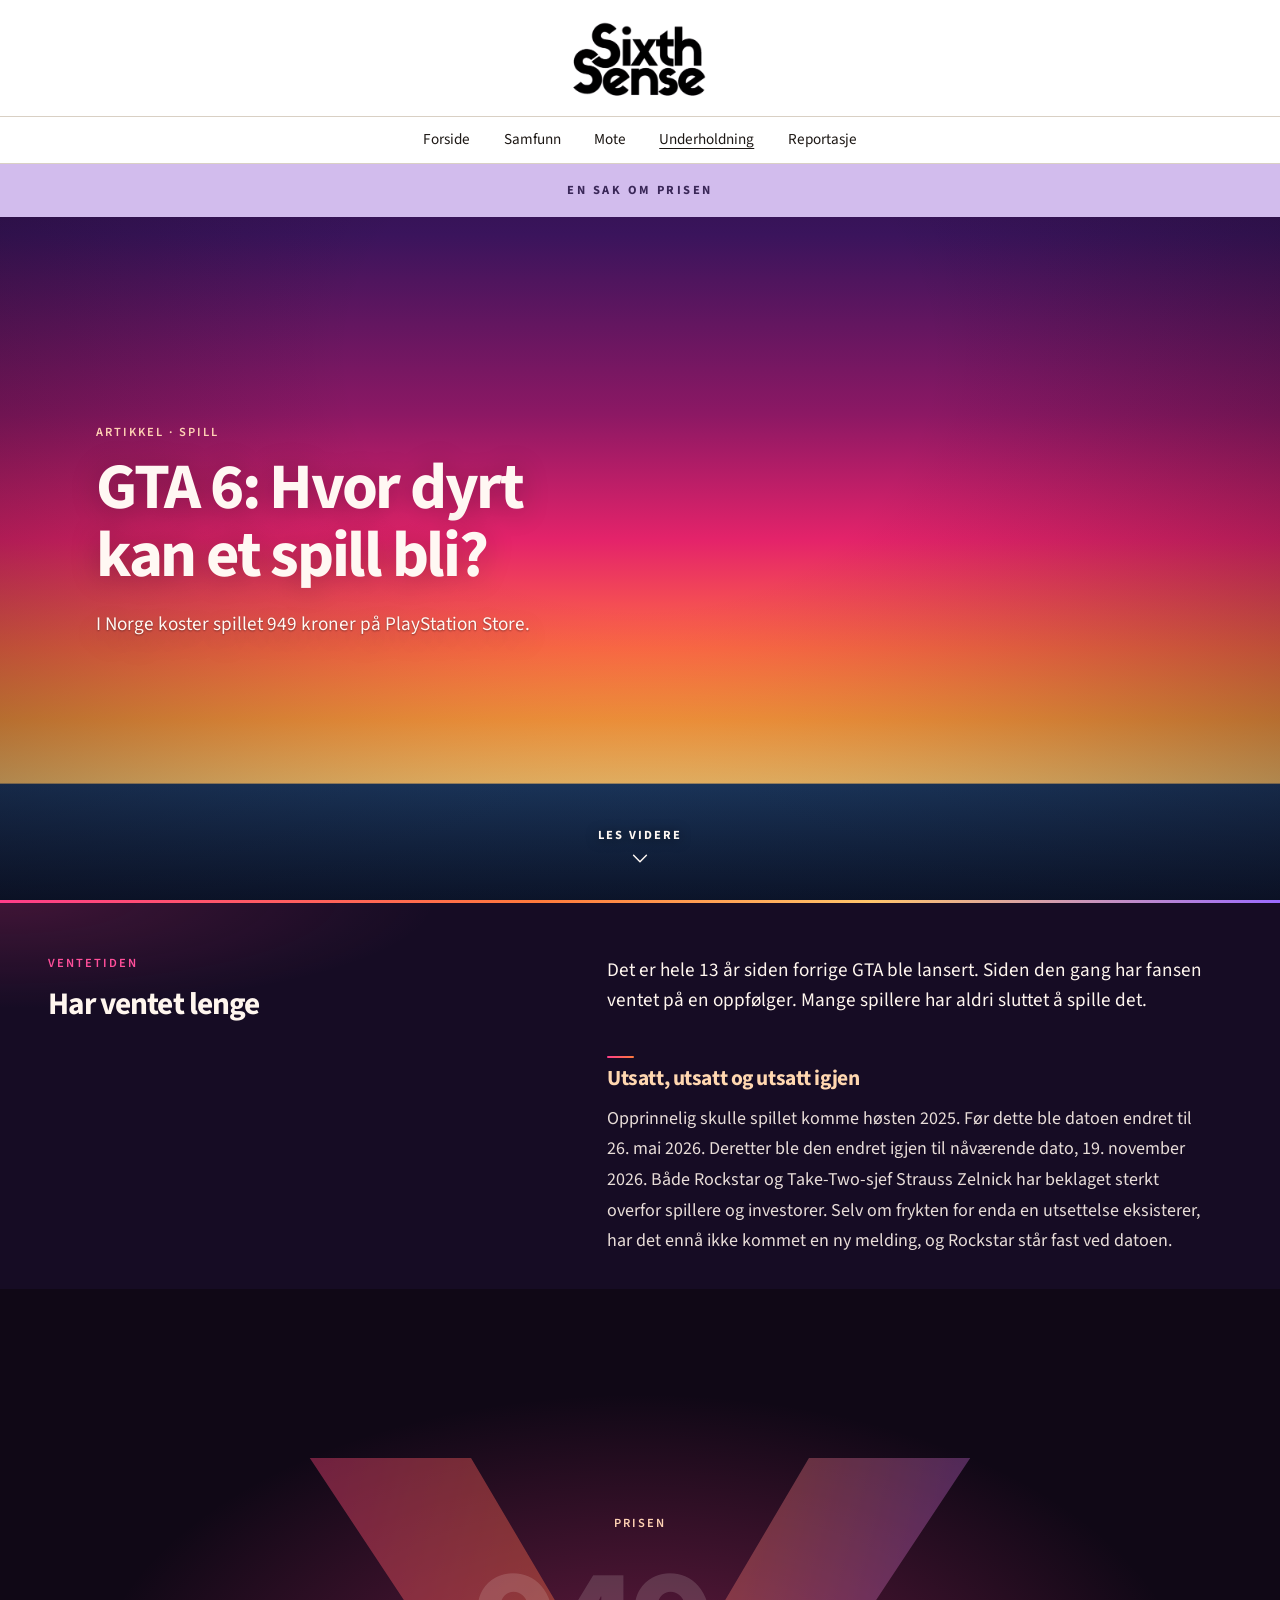
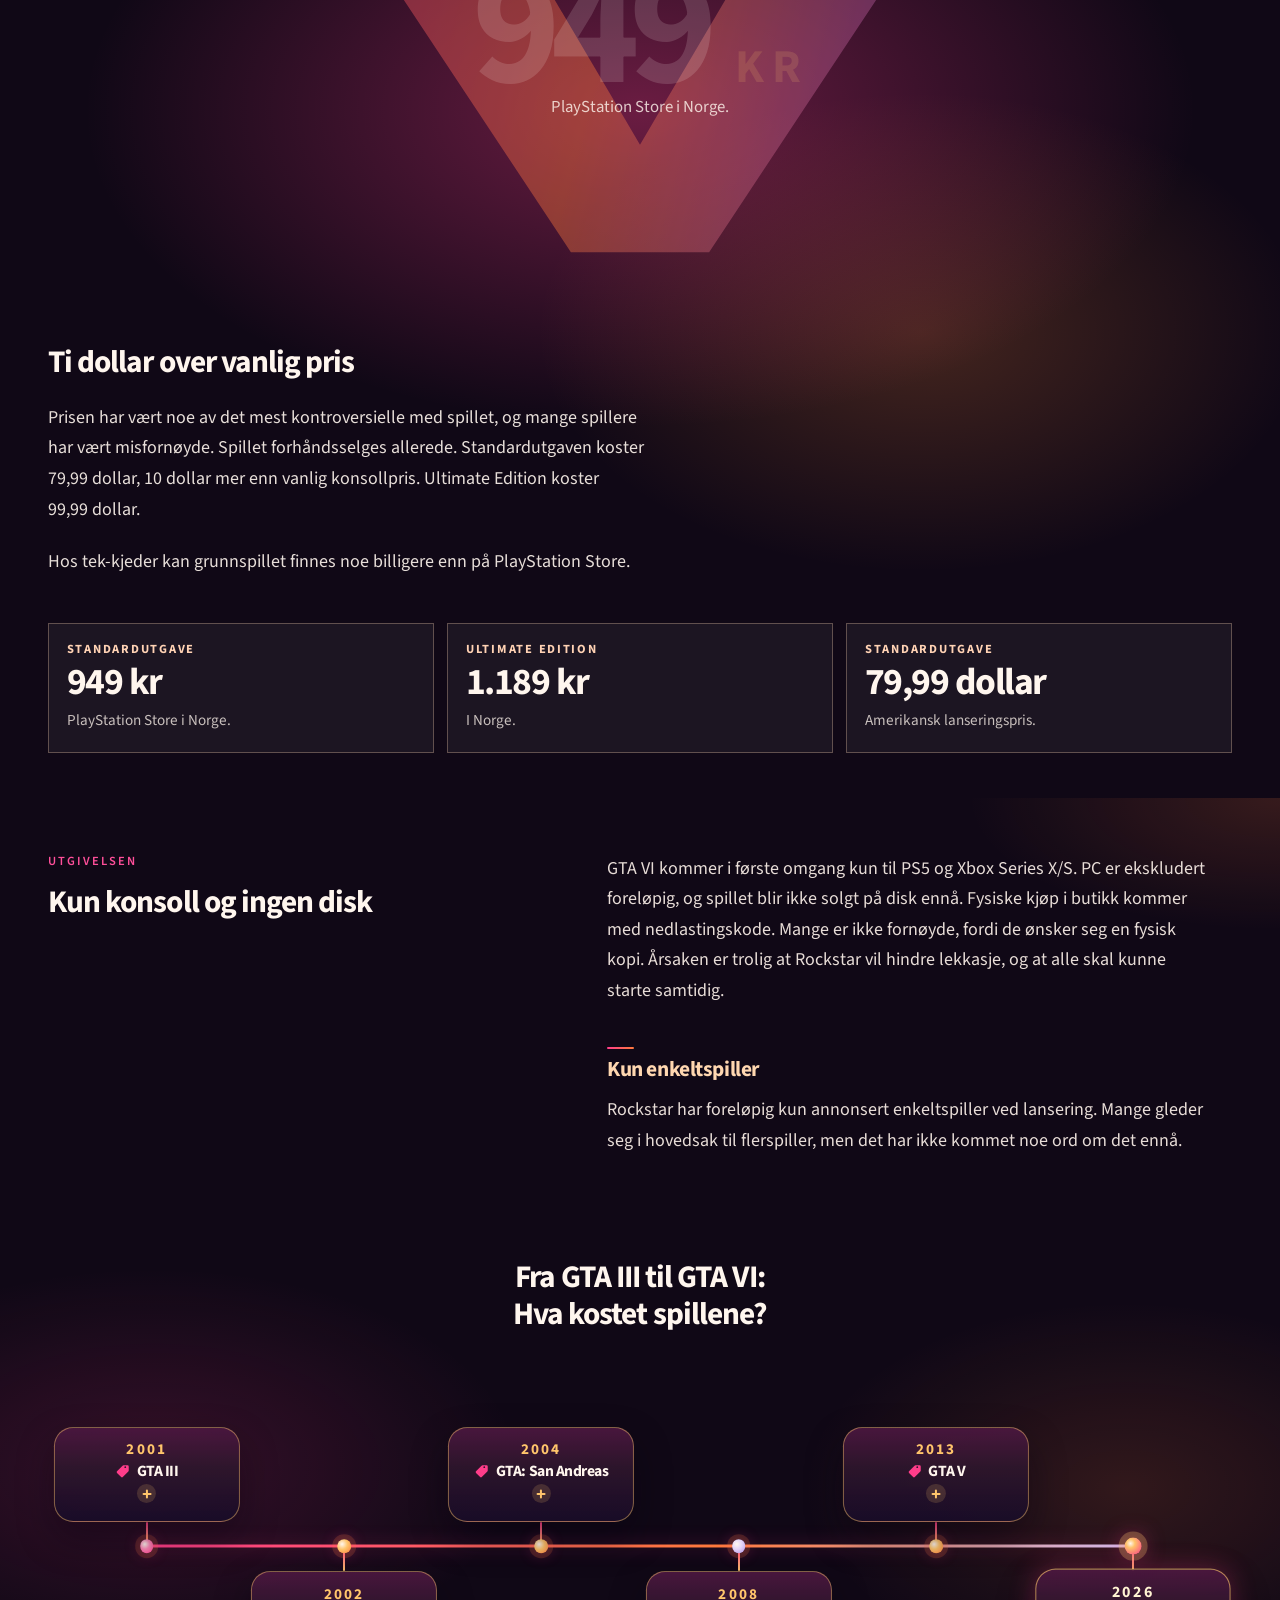
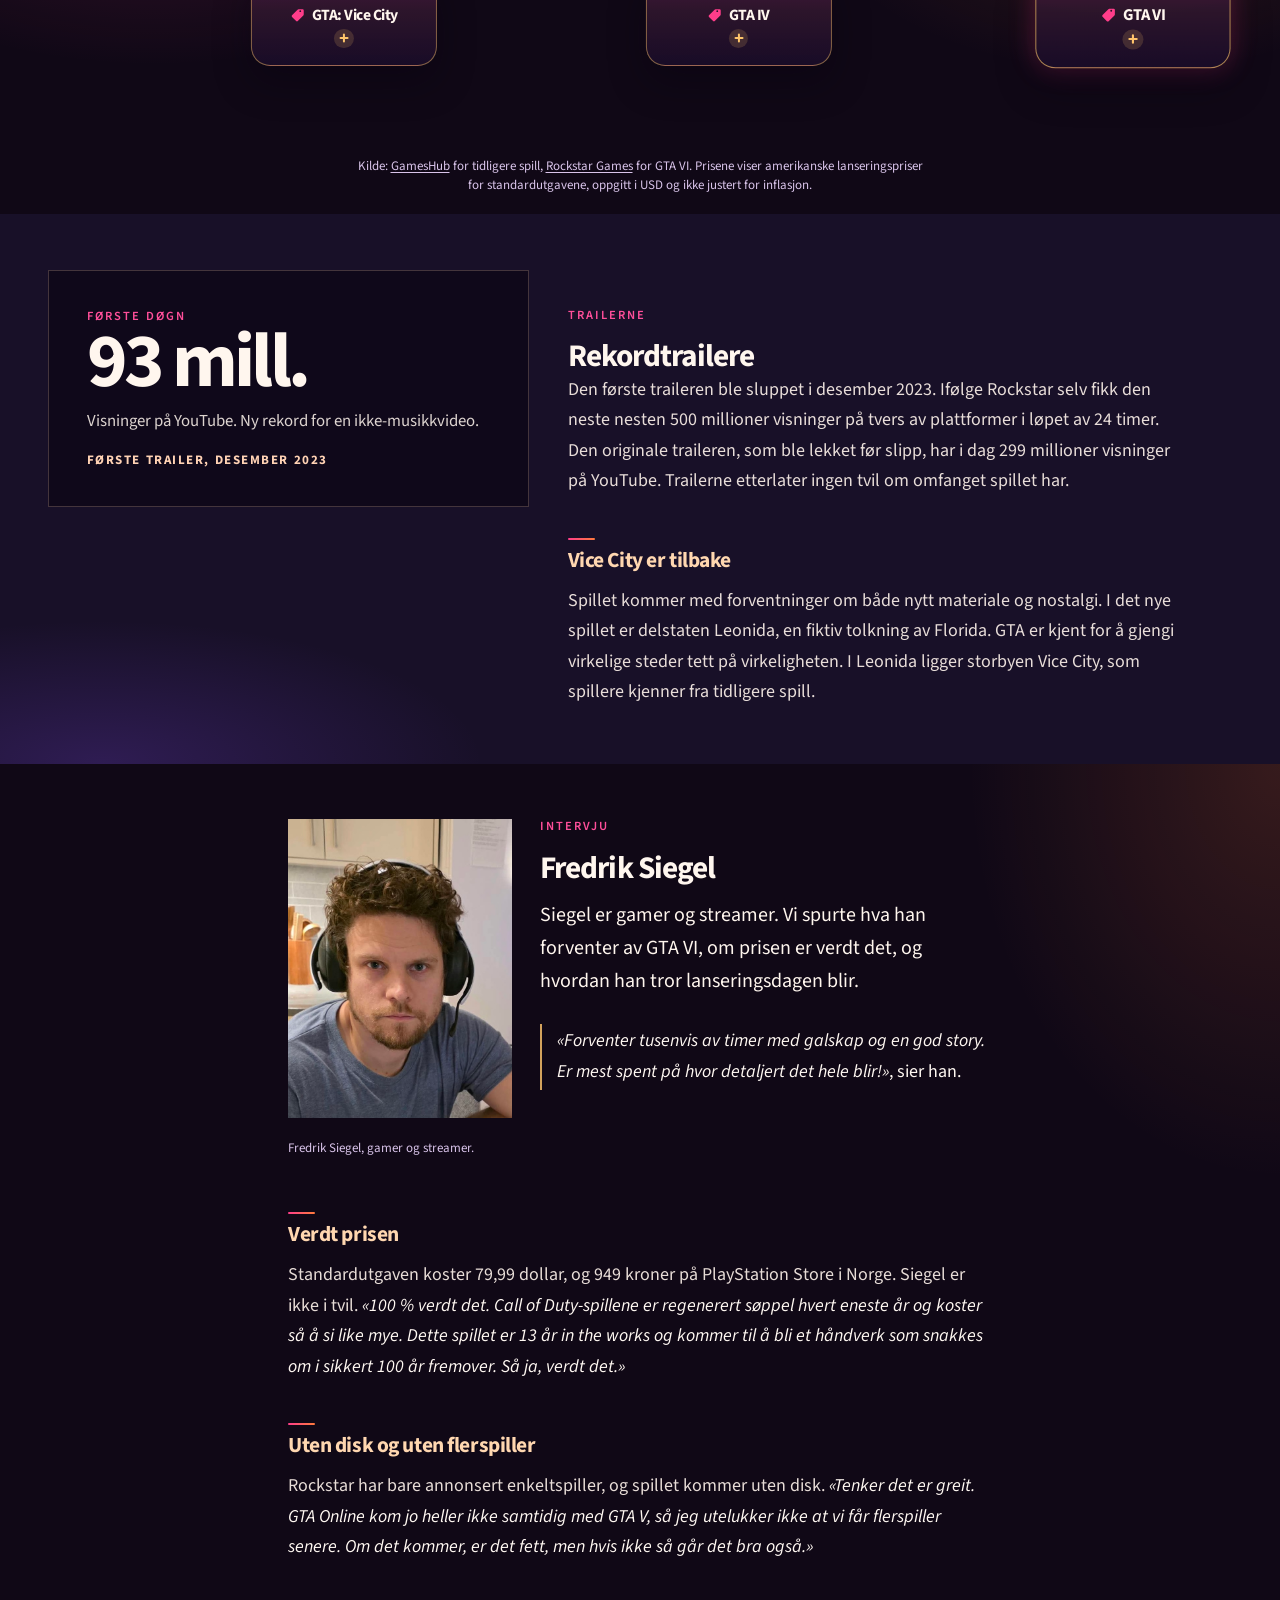
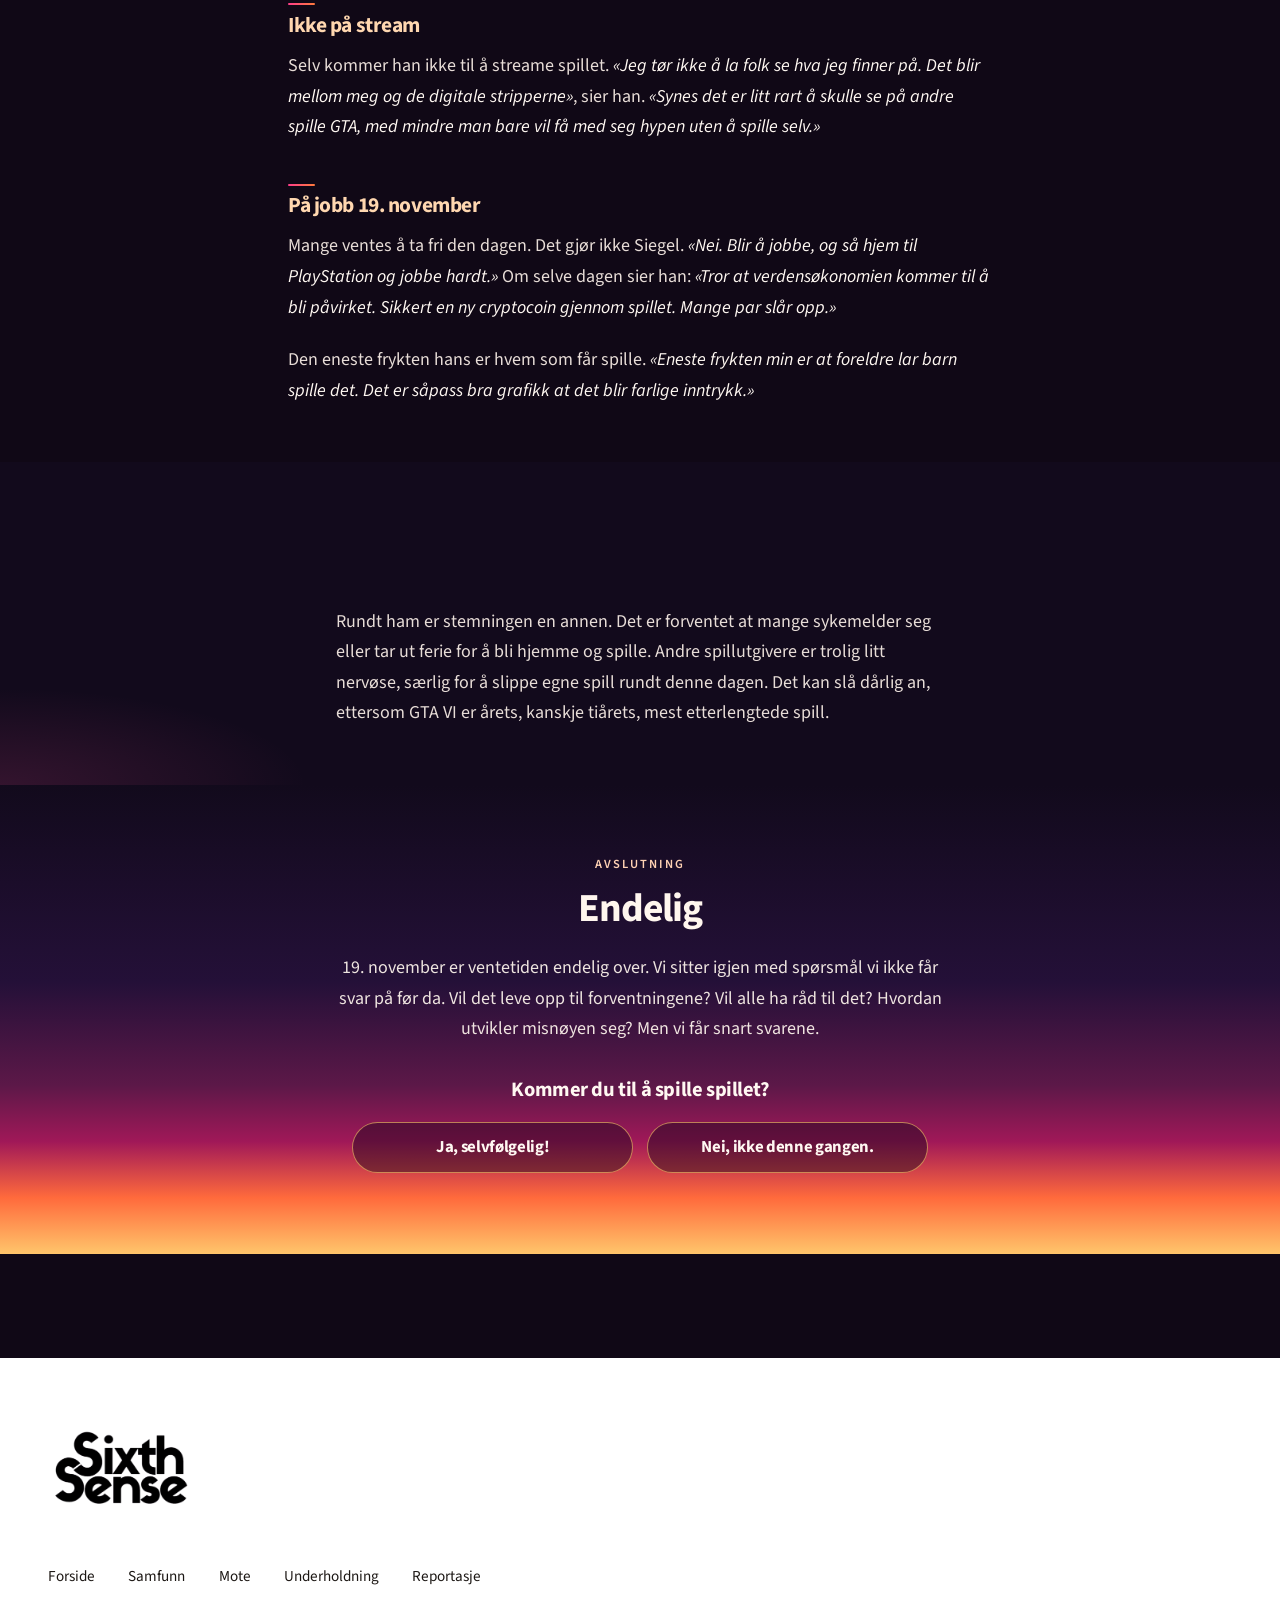
<file: article3.html>
<!DOCTYPE html>
<html lang="nb">
<head>
  <meta charset="utf-8">
  <meta name="viewport" content="width=device-width, initial-scale=1">
  <title>GVI — GTA 6: Hvor dyrt kan et spill bli?</title>
  <meta name="description" content="GTA VI koster 949 kroner på PlayStation Store. Gamer og streamer Fredrik Siegel mener prisen er verdt det, men han kommer ikke til å streame spillet.">
  <meta name="theme-color" content="#1a1033">
  <link rel="icon" href="images/logo-mark.png">
  <link rel="stylesheet" href="css/style.css">
  <link rel="stylesheet" href="css/article3.css">
  <!--
    Adds "js" before the page paints, so the price
    and the scroll fades can start from the first frame.
  -->
  <script>document.documentElement.classList.add("js");</script>
</head>
<!--
  ARTICLE 3 — GTA 6 og prisen
  Words: this file. Look: css/article3.css
  Scroll fade, parallax, and the price reveal: js/article3.js
-->
<body class="page-gta">
  <a class="skip-link" href="#main">Skip to content</a>

  <header class="site-header">
    <div class="site-header__brand">
      <a class="logo logo--full" href="index.html" aria-label="Sixth Sense">
        <img class="logo__img" src="images/sixthsense-black.png" width="1488" height="901" alt="">
      </a>
    </div>
    <div class="site-header__main">
      <a class="logo logo--mark" href="index.html" aria-label="Sixth Sense" tabindex="-1" aria-hidden="true">
        <span class="logo__mark-rot">
          <img src="images/ss-black.png" alt="">
        </span>
      </a>
      <nav class="site-nav" id="site-nav" aria-label="Primary">
        <ul>
          <li><a href="index.html">Forside</a></li>
          <li><a href="article1.html">Samfunn</a></li>
          <li><a href="article2.html">Mote</a></li>
          <li><a href="article3.html" aria-current="page">Underholdning</a></li>
          <li><a href="xl-story.html">Reportasje</a></li>
        </ul>
      </nav>
    </div>
    <button class="nav-toggle" type="button" aria-expanded="false" aria-controls="site-nav">
      <span class="nav-toggle__open">Menu</span>
      <span class="nav-toggle__close">Close</span>
    </button>
  </header>

  <main id="main" tabindex="-1">
    <article>
      <!-- 1. HERO -->
      <header class="gta-hero">
        <div class="gta-hero__photo"></div>

        <div class="gta-hero__frieze">
          <p>En sak om prisen</p>
        </div>

        <div class="gta-hero__content">
          <p class="kicker gta-rise">Artikkel · Spill</p>
          <h1 class="gta-rise">GTA 6: Hvor dyrt kan et spill bli?</h1>
          <p class="deck gta-rise">I Norge koster spillet 949 kroner på PlayStation Store.</p>
        </div>

        <a class="gta-scroll" href="#innledning">
          <span>Les videre</span>
          <svg class="gta-scroll__chevron" viewBox="0 0 24 24" width="22" height="22" aria-hidden="true" focusable="false">
            <path d="M5 9l7 7 7-7" fill="none" stroke="currentColor" stroke-width="1.6" stroke-linecap="round" stroke-linejoin="round"/>
          </svg>
        </a>
      </header>

      <!-- 2. INTRODUCTION -->
      <section class="gta-intro" id="innledning" aria-labelledby="intro-title">
        <div class="wrap gta-intro__grid">
          <div data-reveal>
            <p class="kicker">Ventetiden</p>
            <h2 id="intro-title">Har ventet lenge</h2>
          </div>
          <div class="gta-prose" data-reveal data-delay="1">
            <p class="gta-lede">Det er hele 13 år siden forrige GTA ble lansert. Siden den gang har fansen ventet på en oppfølger. Mange spillere har aldri sluttet å spille det.</p>
            <h3>Utsatt, utsatt og utsatt igjen</h3>
            <p>Opprinnelig skulle spillet komme høsten 2025. Før dette ble datoen endret til 26. mai 2026. Deretter ble den endret igjen til nåværende dato, 19. november 2026. Både Rockstar og Take-Two-sjef Strauss Zelnick har beklaget sterkt overfor spillere og investorer. Selv om frykten for enda en utsettelse eksisterer, har det ennå ikke kommet en ny melding, og Rockstar står fast ved datoen.</p>
          </div>
        </div>
      </section>

      <!-- 3. PRICE -->
      <section class="gta-price" id="prisen" data-price aria-labelledby="price-title">
        <!--
          Geometric color field only. It is not the GTA logo.
          Leave it out if a later image needs the whole frame.
        -->
        <div class="gta-mark" data-parallax="0.12" aria-hidden="true"></div>

        <div class="gta-price__stage">
          <p class="kicker">Prisen</p>
          <h2 id="price-title" class="gta-price__amount">
            <span class="gta-price__value">949</span>
            <span class="gta-price__unit">KR</span>
          </h2>
          <p class="gta-price__hint">PlayStation Store i Norge.</p>
        </div>

        <div class="wrap gta-price__copy">
          <div data-reveal>
            <h3>Ti dollar over vanlig pris</h3>
            <div class="gta-prose">
              <p>Prisen har vært noe av det mest kontroversielle med spillet, og mange spillere har vært misfornøyde. Spillet forhåndsselges allerede. Standardutgaven koster 79,99 dollar, 10 dollar mer enn vanlig konsollpris. Ultimate Edition koster 99,99 dollar.</p>
              <p>Hos tek-kjeder kan grunnspillet finnes noe billigere enn på PlayStation Store.</p>
            </div>
          </div>

          <ul class="gta-compare">
            <li data-reveal>
              <p class="gta-compare__label">Standardutgave</p>
              <p class="gta-compare__value">949 kr</p>
              <p>PlayStation Store i Norge.</p>
            </li>
            <li data-reveal data-delay="1">
              <p class="gta-compare__label">Ultimate Edition</p>
              <p class="gta-compare__value">1.189 kr</p>
              <p>I Norge.</p>
            </li>
            <li data-reveal data-delay="2">
              <p class="gta-compare__label">Standardutgave</p>
              <p class="gta-compare__value">79,99 dollar</p>
              <p>Amerikansk lanseringspris.</p>
            </li>
          </ul>
        </div>
      </section>

      <!-- 4. PRICE DISCUSSION -->
      <section class="gta-chapter" aria-labelledby="debate-title">
        <div class="wrap gta-chapter__grid">
          <div data-reveal>
            <p class="kicker">Utgivelsen</p>
            <h2 id="debate-title">Kun konsoll og ingen disk</h2>
          </div>
          <div class="gta-prose" data-reveal data-delay="1">
            <p>GTA VI kommer i første omgang kun til PS5 og Xbox Series X/S. PC er ekskludert foreløpig, og spillet blir ikke solgt på disk ennå. Fysiske kjøp i butikk kommer med nedlastingskode. Mange er ikke fornøyde, fordi de ønsker seg en fysisk kopi. Årsaken er trolig at Rockstar vil hindre lekkasje, og at alle skal kunne starte samtidig.</p>
            <h3>Kun enkeltspiller</h3>
            <p>Rockstar har foreløpig kun annonsert enkeltspiller ved lansering. Mange gleder seg i hovedsak til flerspiller, men det har ikke kommet noe ord om det ennå.</p>
          </div>
        </div>
      </section>

      <!-- 5. LAUNCH-PRICE TIMELINE -->
      <figure class="gta-bleed gta-timeline-wrap">
        <div class="gta-timeline" data-timeline>
          <h2 id="gta-timeline-title" class="gta-timeline__title">Fra GTA III til GTA VI: Hva kostet spillene?</h2>
          <ol class="gta-timeline__track" aria-labelledby="gta-timeline-title">
            <li class="gta-timeline__stop">
              <button type="button" class="gta-timeline__card" aria-expanded="false">
                <span class="gta-timeline__year">2001</span>
                <span class="gta-timeline__name">
                  <svg class="gta-timeline__tag" viewBox="0 0 24 24" width="16" height="16" aria-hidden="true" focusable="false">
                    <path fill="currentColor" d="M3.1 12.4 11.4 4.1A2 2 0 0 1 12.8 3.5H19a1.7 1.7 0 0 1 1.7 1.7v6.2a2 2 0 0 1-.6 1.4l-8.3 8.3a1.8 1.8 0 0 1-2.5 0l-6.2-6.2a1.8 1.8 0 0 1 0-2.5Zm12.4-4.8a1.35 1.35 0 1 0 0-2.7 1.35 1.35 0 0 0 0 2.7Z"/>
                  </svg>
                  GTA III
                </span>
                <span class="gta-timeline__more" aria-hidden="true"></span>
                <span class="gta-timeline__reveal"><span class="gta-timeline__price">$49.99</span></span>
              </button>
              <span class="gta-timeline__node" aria-hidden="true"></span>
            </li>
            <li class="gta-timeline__stop">
              <button type="button" class="gta-timeline__card" aria-expanded="false">
                <span class="gta-timeline__year">2002</span>
                <span class="gta-timeline__name">
                  <svg class="gta-timeline__tag" viewBox="0 0 24 24" width="16" height="16" aria-hidden="true" focusable="false">
                    <path fill="currentColor" d="M3.1 12.4 11.4 4.1A2 2 0 0 1 12.8 3.5H19a1.7 1.7 0 0 1 1.7 1.7v6.2a2 2 0 0 1-.6 1.4l-8.3 8.3a1.8 1.8 0 0 1-2.5 0l-6.2-6.2a1.8 1.8 0 0 1 0-2.5Zm12.4-4.8a1.35 1.35 0 1 0 0-2.7 1.35 1.35 0 0 0 0 2.7Z"/>
                  </svg>
                  GTA: Vice City
                </span>
                <span class="gta-timeline__more" aria-hidden="true"></span>
                <span class="gta-timeline__reveal"><span class="gta-timeline__price">$49.99</span></span>
              </button>
              <span class="gta-timeline__node" aria-hidden="true"></span>
            </li>
            <li class="gta-timeline__stop">
              <button type="button" class="gta-timeline__card" aria-expanded="false">
                <span class="gta-timeline__year">2004</span>
                <span class="gta-timeline__name">
                  <svg class="gta-timeline__tag" viewBox="0 0 24 24" width="16" height="16" aria-hidden="true" focusable="false">
                    <path fill="currentColor" d="M3.1 12.4 11.4 4.1A2 2 0 0 1 12.8 3.5H19a1.7 1.7 0 0 1 1.7 1.7v6.2a2 2 0 0 1-.6 1.4l-8.3 8.3a1.8 1.8 0 0 1-2.5 0l-6.2-6.2a1.8 1.8 0 0 1 0-2.5Zm12.4-4.8a1.35 1.35 0 1 0 0-2.7 1.35 1.35 0 0 0 0 2.7Z"/>
                  </svg>
                  GTA: San Andreas
                </span>
                <span class="gta-timeline__more" aria-hidden="true"></span>
                <span class="gta-timeline__reveal"><span class="gta-timeline__price">$49.99</span></span>
              </button>
              <span class="gta-timeline__node" aria-hidden="true"></span>
            </li>
            <li class="gta-timeline__stop">
              <button type="button" class="gta-timeline__card" aria-expanded="false">
                <span class="gta-timeline__year">2008</span>
                <span class="gta-timeline__name">
                  <svg class="gta-timeline__tag" viewBox="0 0 24 24" width="16" height="16" aria-hidden="true" focusable="false">
                    <path fill="currentColor" d="M3.1 12.4 11.4 4.1A2 2 0 0 1 12.8 3.5H19a1.7 1.7 0 0 1 1.7 1.7v6.2a2 2 0 0 1-.6 1.4l-8.3 8.3a1.8 1.8 0 0 1-2.5 0l-6.2-6.2a1.8 1.8 0 0 1 0-2.5Zm12.4-4.8a1.35 1.35 0 1 0 0-2.7 1.35 1.35 0 0 0 0 2.7Z"/>
                  </svg>
                  GTA IV
                </span>
                <span class="gta-timeline__more" aria-hidden="true"></span>
                <span class="gta-timeline__reveal"><span class="gta-timeline__price">$59.99</span></span>
              </button>
              <span class="gta-timeline__node" aria-hidden="true"></span>
            </li>
            <li class="gta-timeline__stop">
              <button type="button" class="gta-timeline__card" aria-expanded="false">
                <span class="gta-timeline__year">2013</span>
                <span class="gta-timeline__name">
                  <svg class="gta-timeline__tag" viewBox="0 0 24 24" width="16" height="16" aria-hidden="true" focusable="false">
                    <path fill="currentColor" d="M3.1 12.4 11.4 4.1A2 2 0 0 1 12.8 3.5H19a1.7 1.7 0 0 1 1.7 1.7v6.2a2 2 0 0 1-.6 1.4l-8.3 8.3a1.8 1.8 0 0 1-2.5 0l-6.2-6.2a1.8 1.8 0 0 1 0-2.5Zm12.4-4.8a1.35 1.35 0 1 0 0-2.7 1.35 1.35 0 0 0 0 2.7Z"/>
                  </svg>
                  GTA V
                </span>
                <span class="gta-timeline__more" aria-hidden="true"></span>
                <span class="gta-timeline__reveal"><span class="gta-timeline__price">$59.99</span></span>
              </button>
              <span class="gta-timeline__node" aria-hidden="true"></span>
            </li>
            <li class="gta-timeline__stop">
              <button type="button" class="gta-timeline__card" aria-expanded="false">
                <span class="gta-timeline__year">2026</span>
                <span class="gta-timeline__name">
                  <svg class="gta-timeline__tag" viewBox="0 0 24 24" width="16" height="16" aria-hidden="true" focusable="false">
                    <path fill="currentColor" d="M3.1 12.4 11.4 4.1A2 2 0 0 1 12.8 3.5H19a1.7 1.7 0 0 1 1.7 1.7v6.2a2 2 0 0 1-.6 1.4l-8.3 8.3a1.8 1.8 0 0 1-2.5 0l-6.2-6.2a1.8 1.8 0 0 1 0-2.5Zm12.4-4.8a1.35 1.35 0 1 0 0-2.7 1.35 1.35 0 0 0 0 2.7Z"/>
                  </svg>
                  GTA VI
                </span>
                <span class="gta-timeline__more" aria-hidden="true"></span>
                <span class="gta-timeline__reveal"><span class="gta-timeline__price">$79.99<span class="gta-timeline__edition">Standard Edition</span></span></span>
              </button>
              <span class="gta-timeline__node" aria-hidden="true"></span>
            </li>
          </ol>
        </div>
        <figcaption>Kilde: <a href="https://www.gameshub.com/news/features/what-if-you-bought-take-two-stock-instead-of-every-gta-game/">GamesHub</a> for tidligere spill, <a href="https://www.rockstargames.com/">Rockstar Games</a> for GTA VI. Prisene viser amerikanske lanseringspriser for standardutgavene, oppgitt i USD og ikke justert for inflasjon.</figcaption>
      </figure>

      <!-- 6. TRAILERS -->
      <section class="gta-split" aria-labelledby="split-title">
        <div class="wrap gta-split__grid">
          <div class="gta-stat" data-reveal>
            <p class="kicker">Første døgn</p>
            <p class="gta-stat__num">93 mill.</p>
            <p class="gta-stat__text">Visninger på YouTube. Ny rekord for en ikke-musikkvideo.</p>
            <p class="gta-stat__source">Første trailer, desember 2023</p>
          </div>
          <div data-reveal data-delay="1">
            <p class="kicker">Trailerne</p>
            <h2 id="split-title">Rekordtrailere</h2>
            <div class="gta-prose">
              <p>Den første traileren ble sluppet i desember 2023. Ifølge Rockstar selv fikk den neste nesten 500 millioner visninger på tvers av plattformer i løpet av 24 timer. Den originale traileren, som ble lekket før slipp, har i dag 299 millioner visninger på YouTube. Trailerne etterlater ingen tvil om omfanget spillet har.</p>
              <h3>Vice City er tilbake</h3>
              <p>Spillet kommer med forventninger om både nytt materiale og nostalgi. I det nye spillet er delstaten Leonida, en fiktiv tolkning av Florida. GTA er kjent for å gjengi virkelige steder tett på virkeligheten. I Leonida ligger storbyen Vice City, som spillere kjenner fra tidligere spill.</p>
            </div>
          </div>
        </div>
      </section>

      <!-- 7. INTERVIEW
           Portrett: images/FredrikSiegel.jpg
           Bildet ligger i samme bilderute som resten av saken. -->
      <section class="gta-chapter" id="intervju" aria-labelledby="interview-title">
        <div class="wrap gta-split__grid">
          <figure data-reveal>
            <div class="frame gta-frame gta-frame--story">
              <img src="images/FredrikSiegel.jpg" alt="Portrett av Fredrik Siegel, gamer og streamer, med hodetelefoner og mikrofon.">
              <p class="gta-shot__label">Portrett<span>Fredrik Siegel</span></p>
            </div>
            <figcaption>Fredrik Siegel, gamer og streamer.</figcaption>
          </figure>
          <div data-reveal data-delay="1">
            <p class="kicker">Intervju</p>
            <h2 id="interview-title">Fredrik Siegel</h2>
            <div class="gta-prose">
              <p class="gta-lede">Siegel er gamer og streamer. Vi spurte hva han forventer av GTA VI, om prisen er verdt det, og hvordan han tror lanseringsdagen blir.</p>
              <p class="gta-said"><span class="gta-quote">«Forventer tusenvis av timer med galskap og en god story. Er mest spent på hvor detaljert det hele blir!»</span>, sier han.</p>
            </div>
          </div>
        </div>

        <div class="wrap gta-reading">
          <div class="gta-prose" data-reveal>
            <h3>Verdt prisen</h3>
            <p>Standardutgaven koster 79,99 dollar, og 949 kroner på PlayStation Store i Norge. Siegel er ikke i tvil. <span class="gta-quote">«100 % verdt det. Call of Duty-spillene er regenerert søppel hvert eneste år og koster så å si like mye. Dette spillet er 13 år in the works og kommer til å bli et håndverk som snakkes om i sikkert 100 år fremover. Så ja, verdt det.»</span></p>
            <h3>Uten disk og uten flerspiller</h3>
            <p>Rockstar har bare annonsert enkeltspiller, og spillet kommer uten disk. <span class="gta-quote">«Tenker det er greit. GTA Online kom jo heller ikke samtidig med GTA V, så jeg utelukker ikke at vi får flerspiller senere. Om det kommer, er det fett, men hvis ikke så går det bra også.»</span></p>
            <h3>Ikke på stream</h3>
            <p>Selv kommer han ikke til å streame spillet. <span class="gta-quote">«Jeg tør ikke å la folk se hva jeg finner på. Det blir mellom meg og de digitale stripperne»</span>, sier han. <span class="gta-quote">«Synes det er litt rart å skulle se på andre spille GTA, med mindre man bare vil få med seg hypen uten å spille selv.»</span></p>
            <h3>På jobb 19. november</h3>
            <p>Mange ventes å ta fri den dagen. Det gjør ikke Siegel. <span class="gta-quote">«Nei. Blir å jobbe, og så hjem til PlayStation og jobbe hardt.»</span> Om selve dagen sier han: <span class="gta-quote">«Tror at verdensøkonomien kommer til å bli påvirket. Sikkert en ny cryptocoin gjennom spillet. Mange par slår opp.»</span></p>
            <p>Den eneste frykten hans er hvem som får spille. <span class="gta-quote">«Eneste frykten min er at foreldre lar barn spille det. Det er såpass bra grafikk at det blir farlige inntrykk.»</span></p>
          </div>
        </div>
      </section>

      <!-- 8. LAUNCH DAY -->
      <section class="gta-chapter gta-chapter--after" aria-labelledby="more-title">
        <div class="wrap gta-reading">
          <div data-reveal>
            <p class="kicker">19. november</p>
            <h2 id="more-title">Alle holder pusten</h2>
          </div>
          <div class="gta-prose" data-reveal data-delay="1">
            <p>Rundt ham er stemningen en annen. Det er forventet at mange sykemelder seg eller tar ut ferie for å bli hjemme og spille. Andre spillutgivere er trolig litt nervøse, særlig for å slippe egne spill rundt denne dagen. Det kan slå dårlig an, ettersom GTA VI er årets, kanskje tiårets, mest etterlengtede spill.</p>
          </div>
        </div>
      </section>

      <!-- 9. CLOSE -->
      <section class="gta-close" aria-labelledby="close-title">
        <div class="gta-close__inner" data-reveal>
          <p class="kicker">Avslutning</p>
          <h2 id="close-title">Endelig</h2>
          <div class="gta-prose">
            <p>19. november er ventetiden endelig over. Vi sitter igjen med spørsmål vi ikke får svar på før da. Vil det leve opp til forventningene? Vil alle ha råd til det? Hvordan utvikler misnøyen seg? Men vi får snart svarene.</p>
          </div>
          <div class="gta-close__choice" data-ending>
            <p class="gta-close__ask" id="ending-question">Kommer du til å spille spillet?</p>
            <div class="gta-close__answers" role="group" aria-labelledby="ending-question">
              <button class="gta-close__answer" type="button" data-answer="yes" aria-pressed="false">Ja, selvfølgelig!</button>
              <button class="gta-close__answer" type="button" data-answer="no" aria-pressed="false">Nei, ikke denne gangen.</button>
            </div>
            <div class="gta-close__replies" aria-live="polite">
              <p class="gta-close__reply" data-reply="yes" aria-hidden="true">Da er det bare å gjøre seg klar! Finn frem kontrolleren, avlys planene og kos deg i Leonida. Vi sees i Vice City!</p>
              <p class="gta-close__reply" data-reply="no" aria-hidden="true">Du går ikke glipp av alt! Noen må jo holde hjulene i gang mens resten av verden spiller. Vi sees kanskje i neste GTA!</p>
            </div>
          </div>
        </div>
      </section>
    </article>
  </main>

  <footer class="site-footer">
    <div class="site-footer__inner">
      <a class="logo" href="index.html">
        <img class="logo__img" src="images/sixthsense-black.png" width="1488" height="901" alt="Sixth Sense">
      </a>
      <nav aria-label="Footer">
        <ul>
          <li><a href="index.html">Forside</a></li>
          <li><a href="article1.html">Samfunn</a></li>
          <li><a href="article2.html">Mote</a></li>
          <li><a href="article3.html">Underholdning</a></li>
          <li><a href="xl-story.html">Reportasje</a></li>
        </ul>
      </nav>
    </div>
  </footer>

  <script src="js/script.js"></script>
  <script src="js/article3.js"></script>
</body>
</html>
</file>
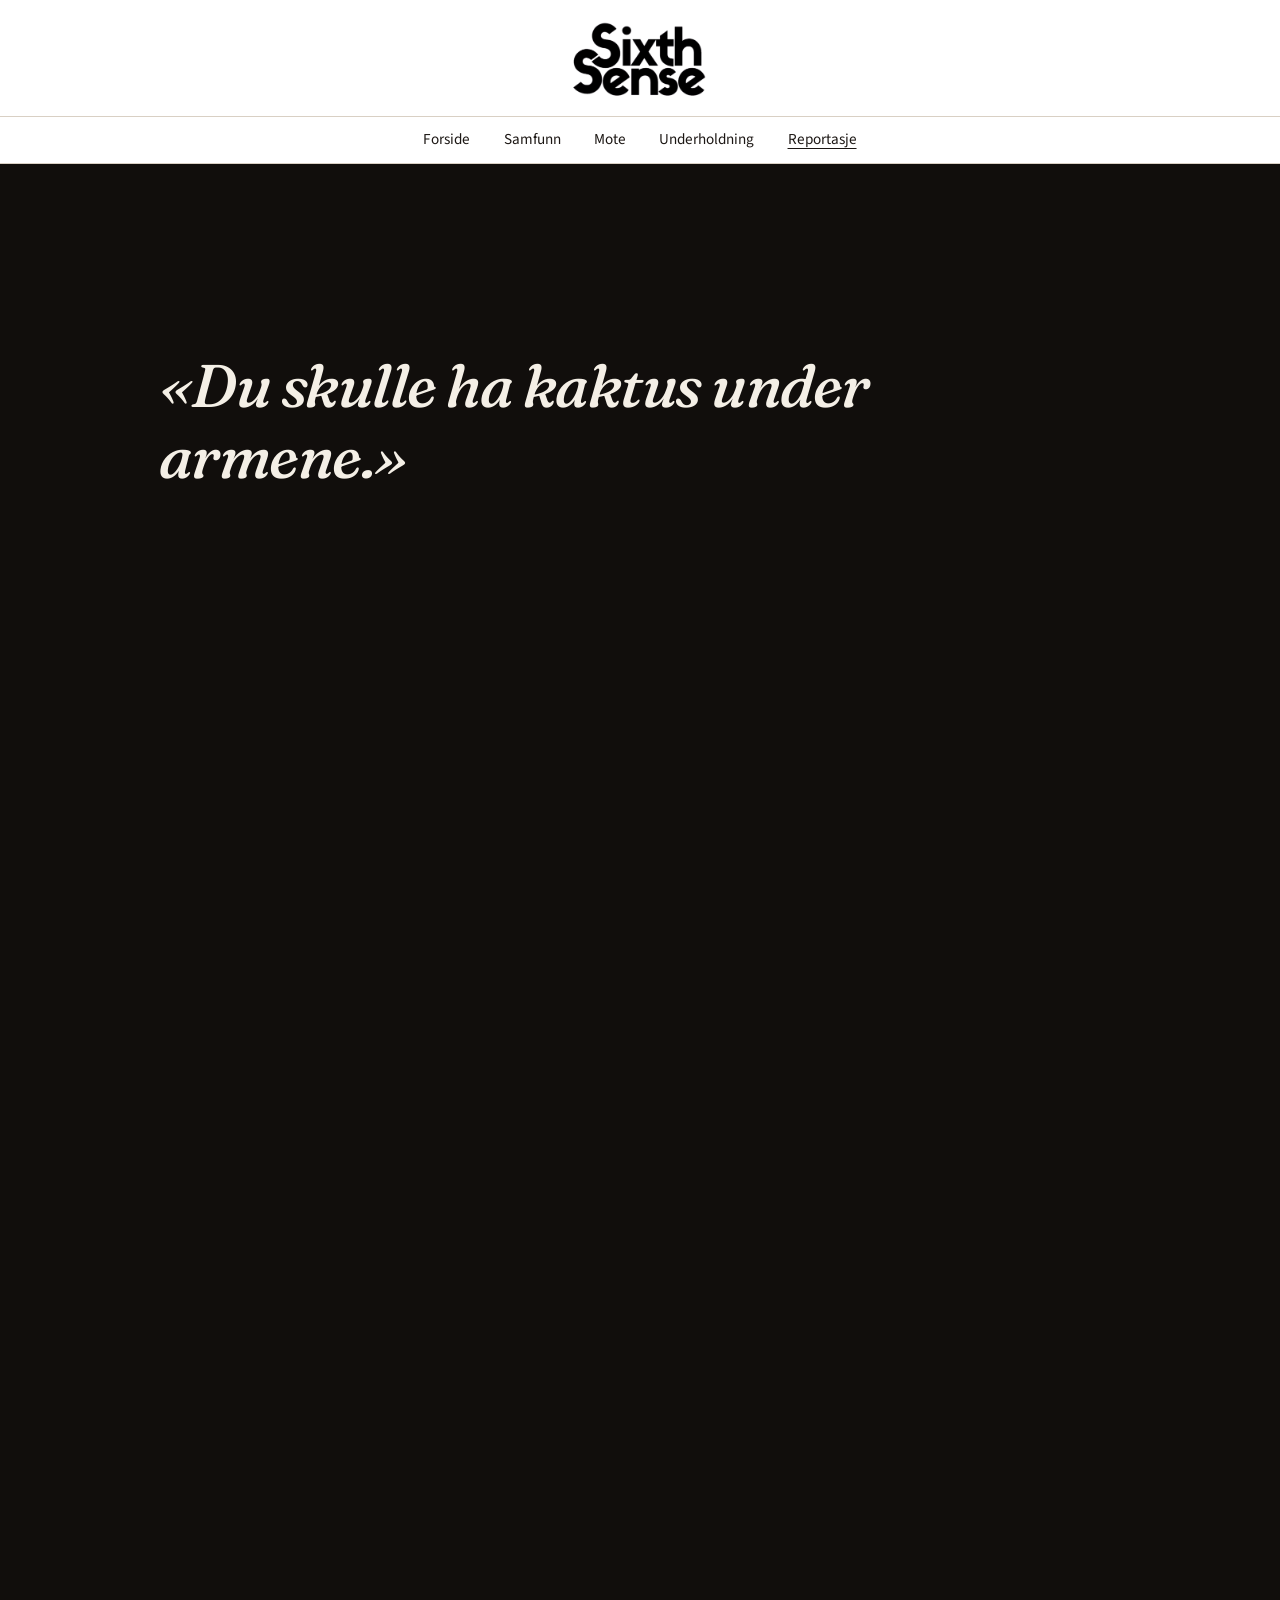
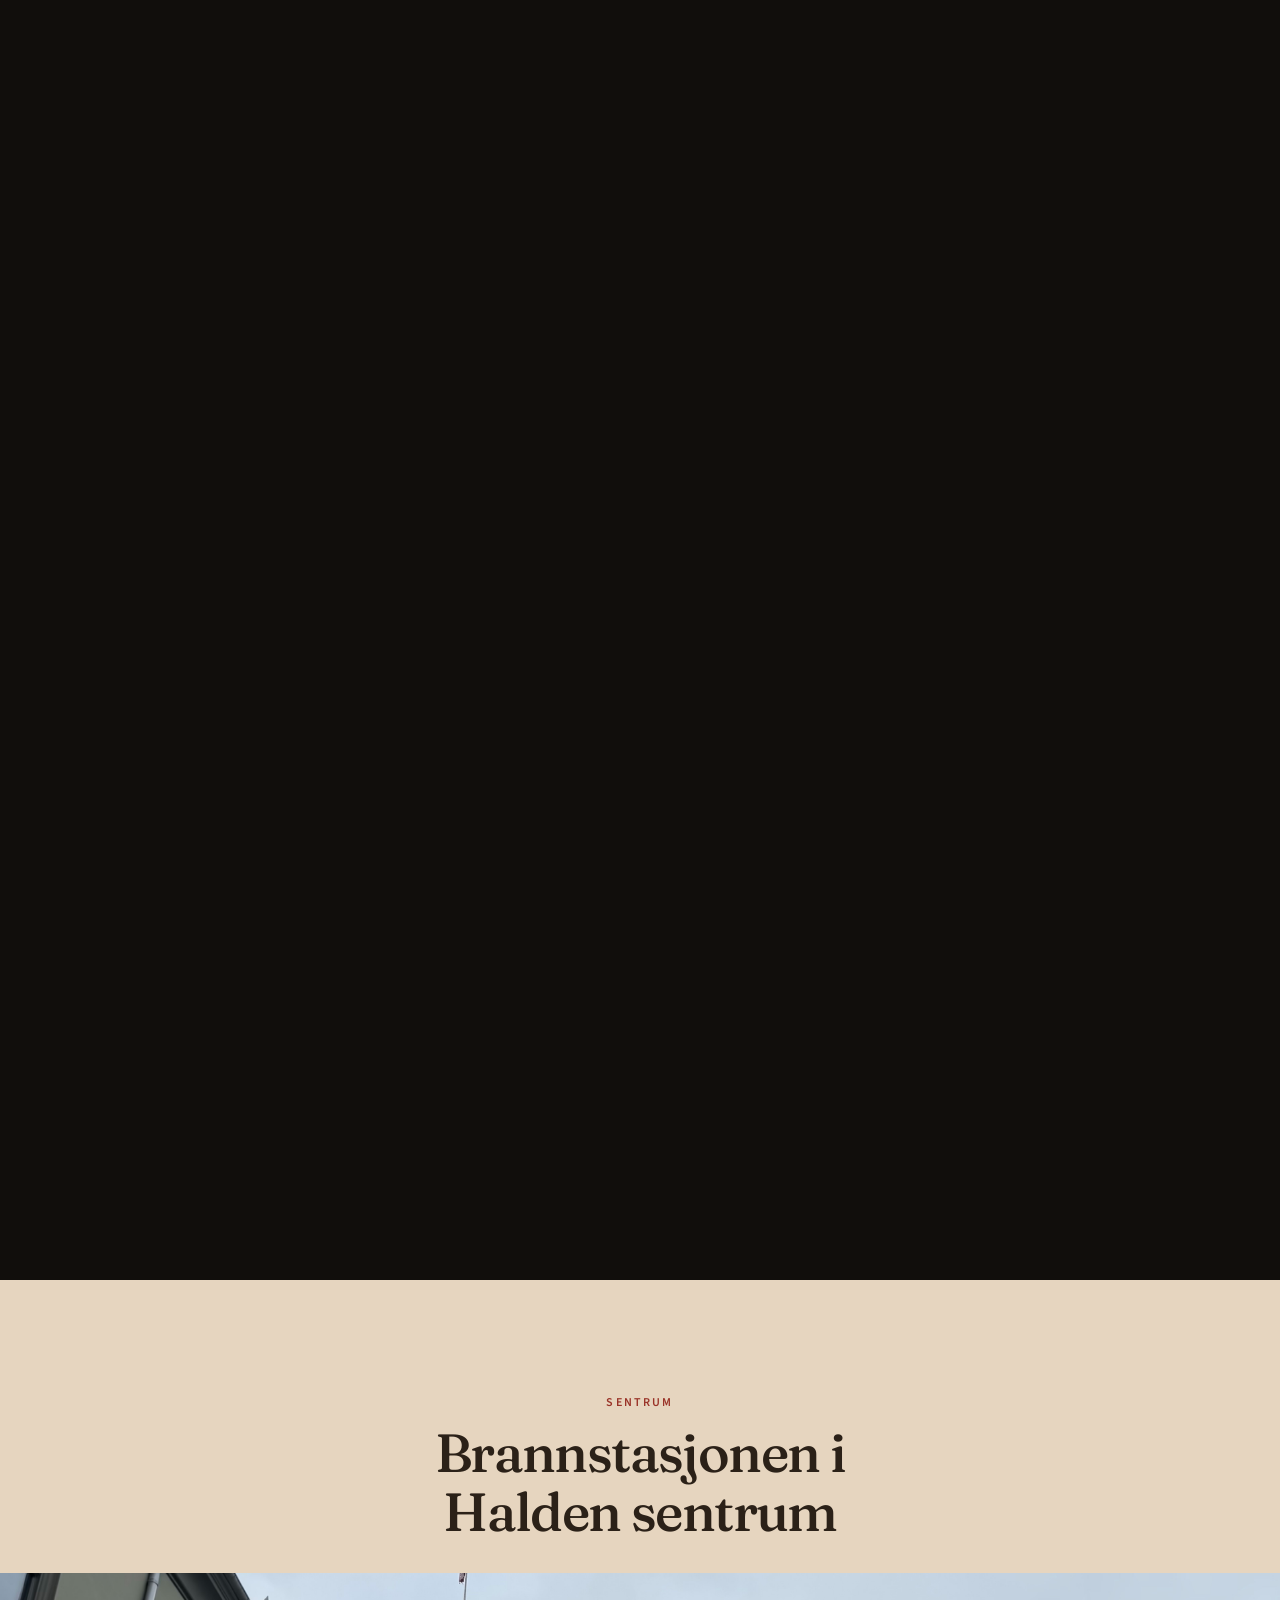
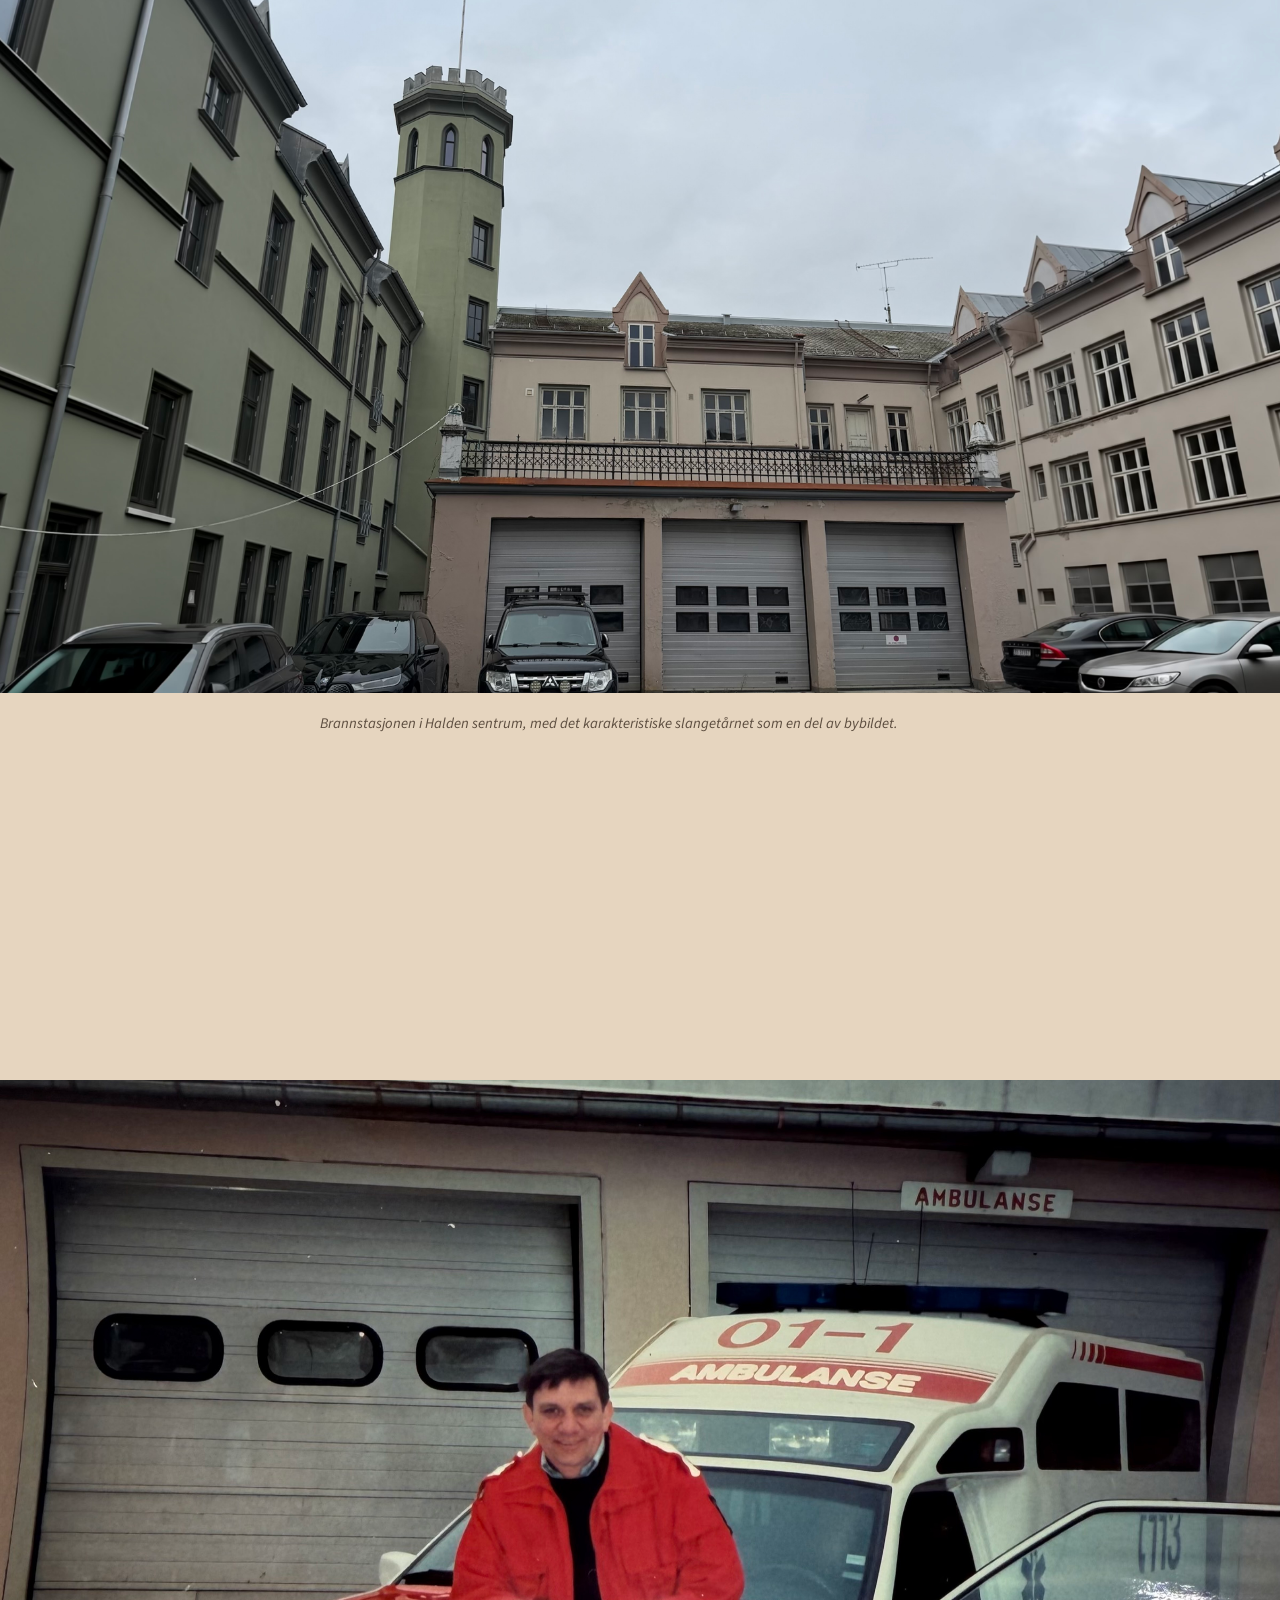
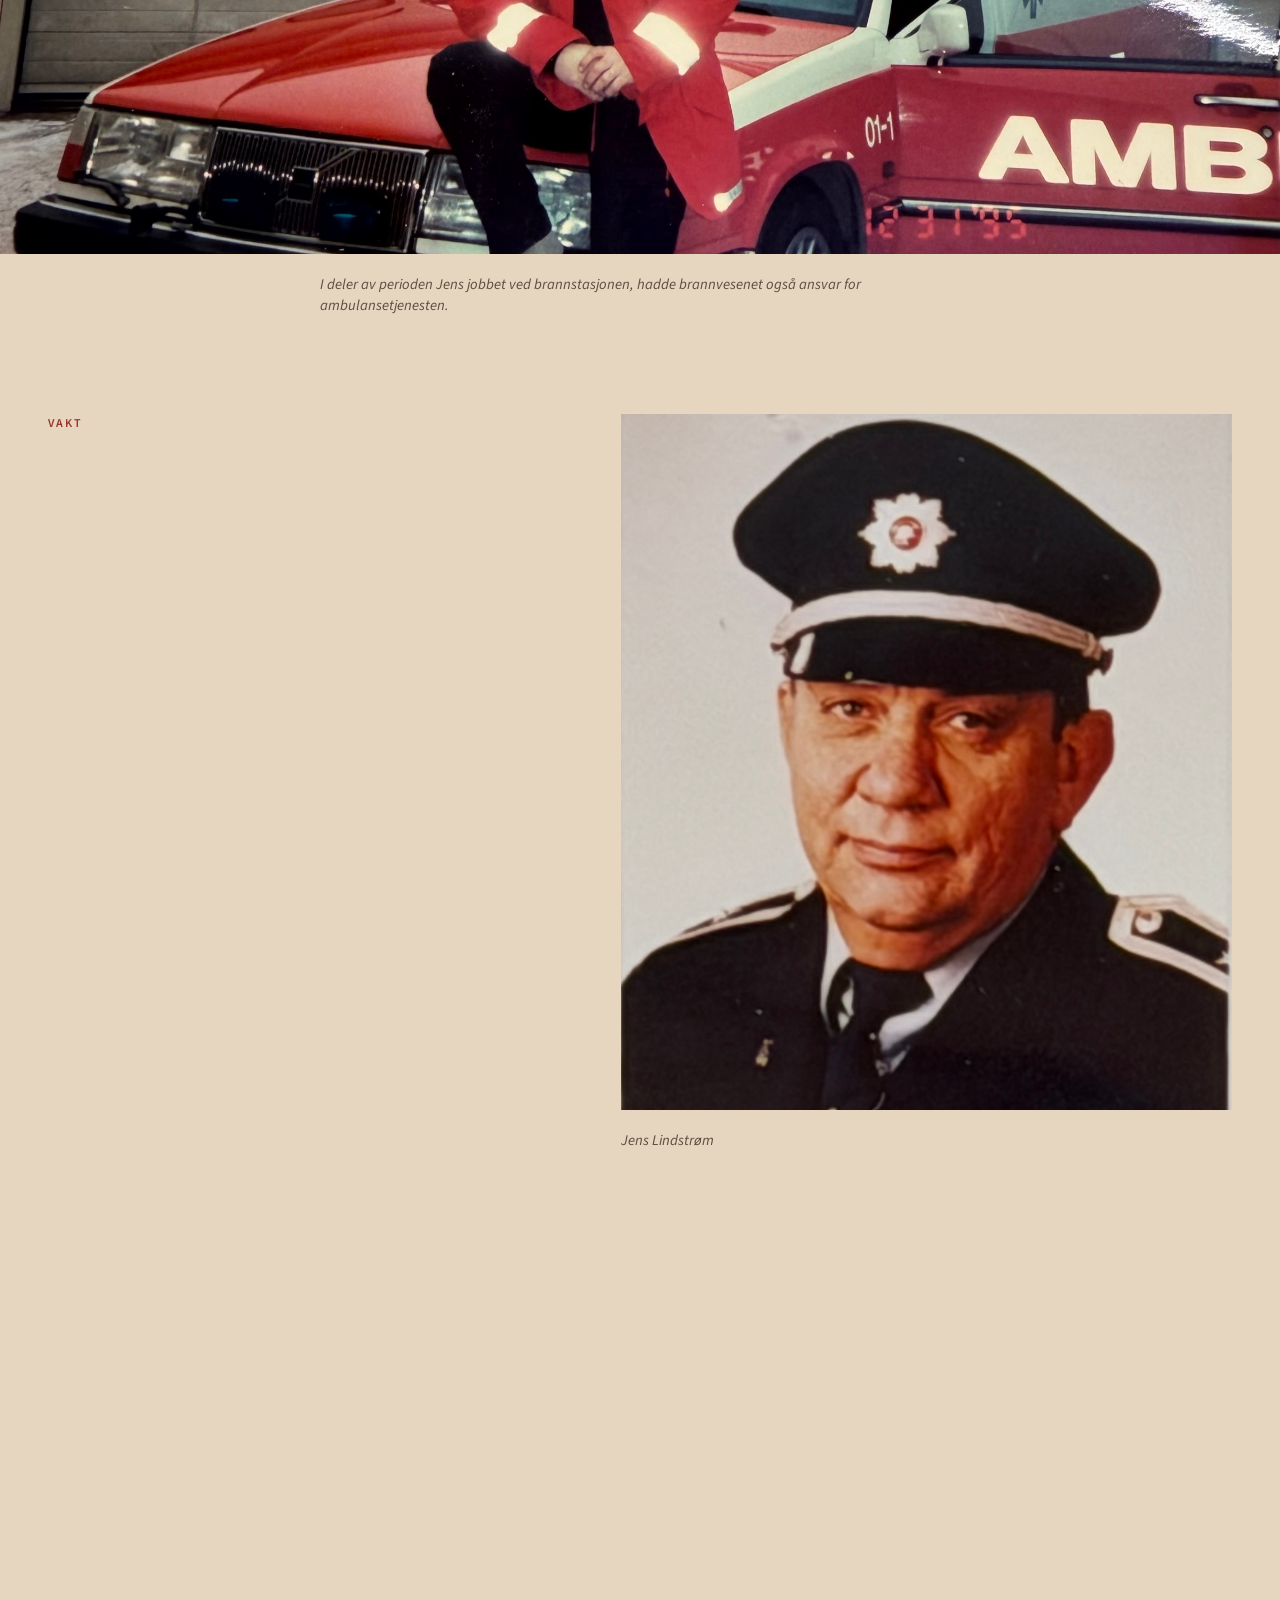
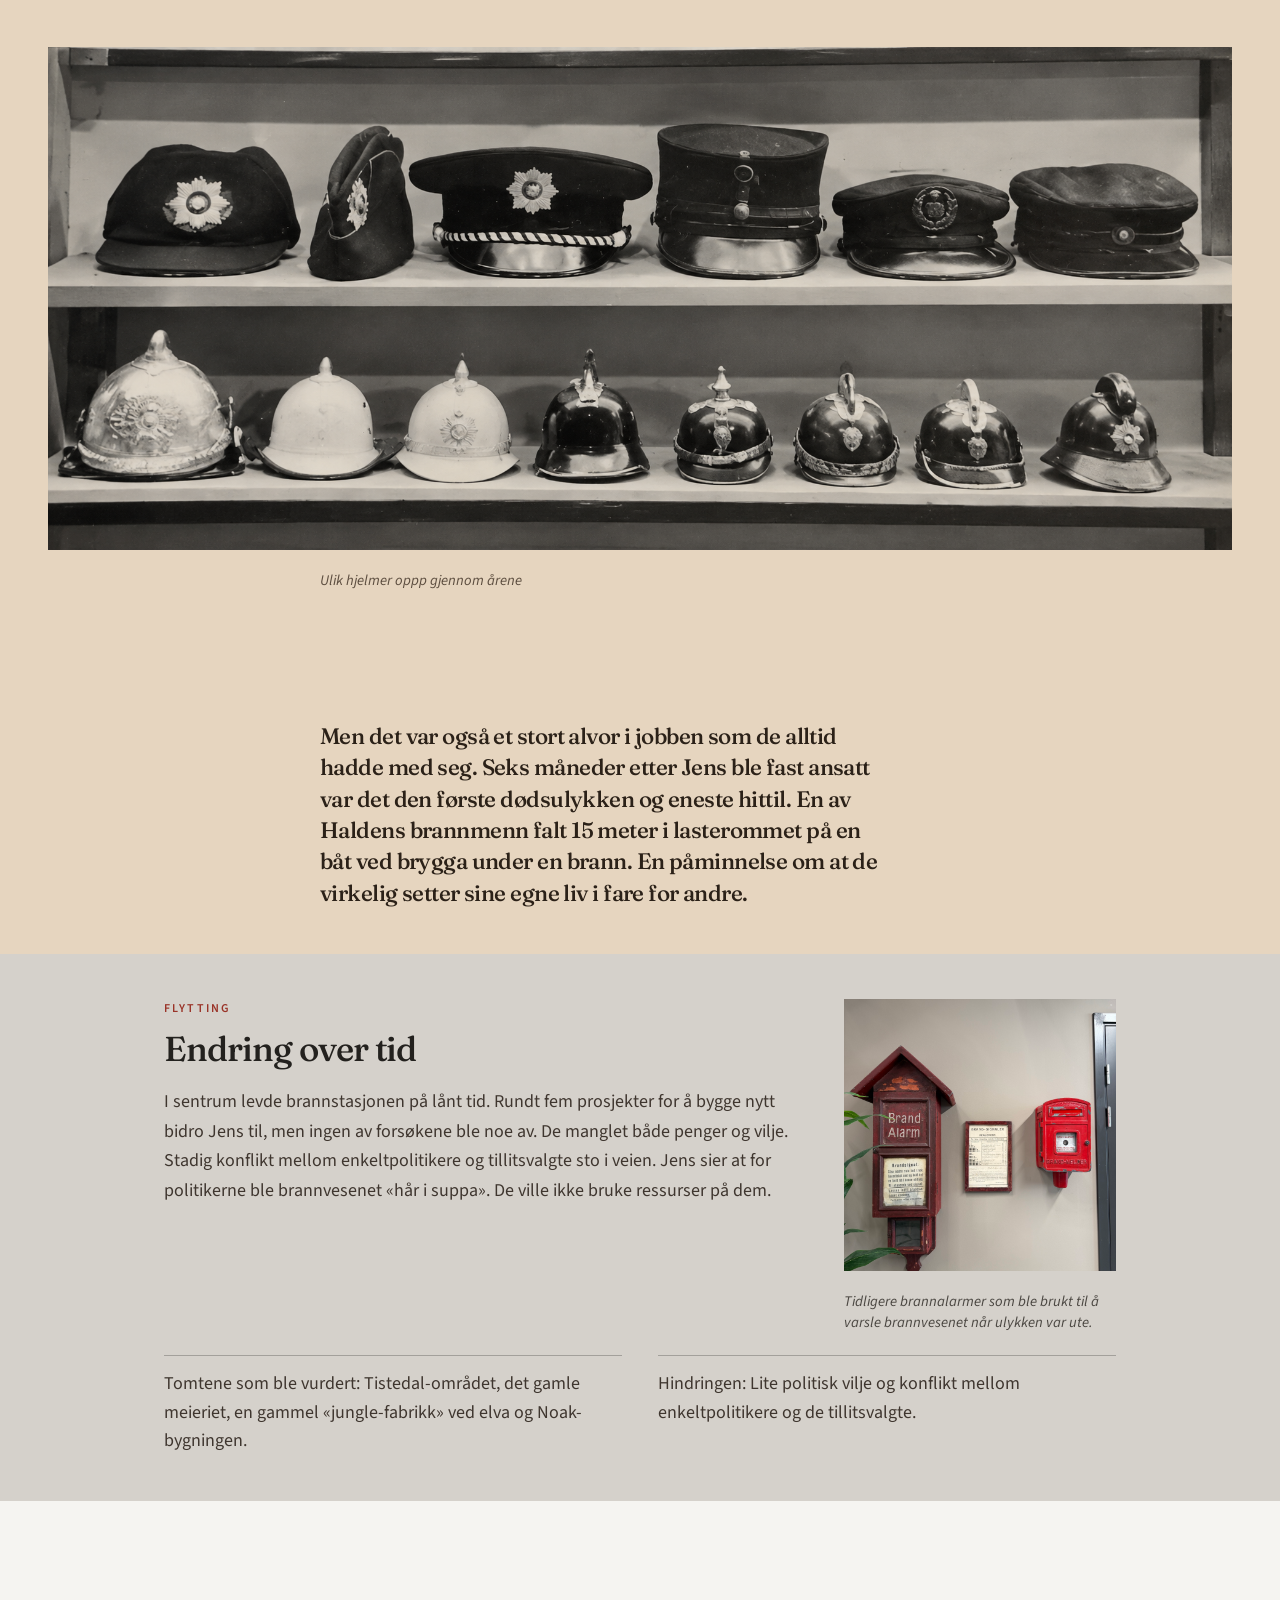
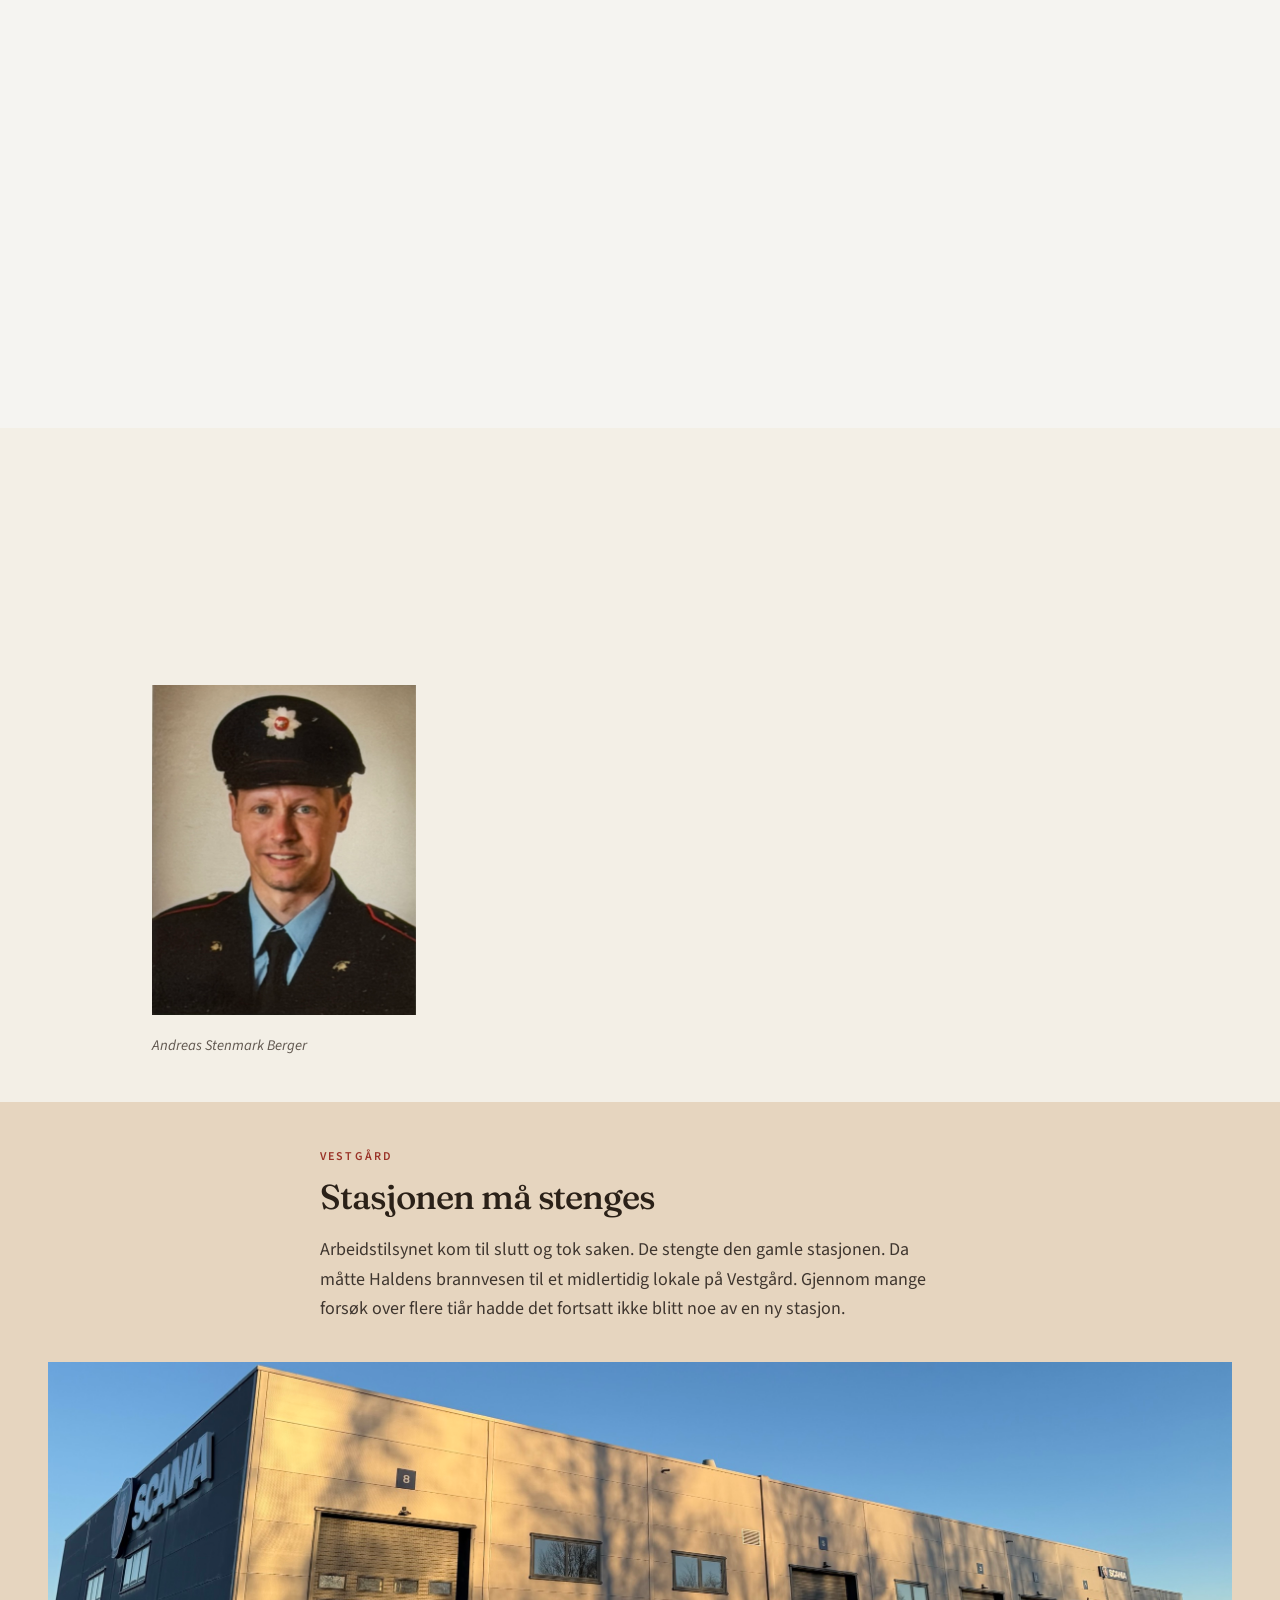
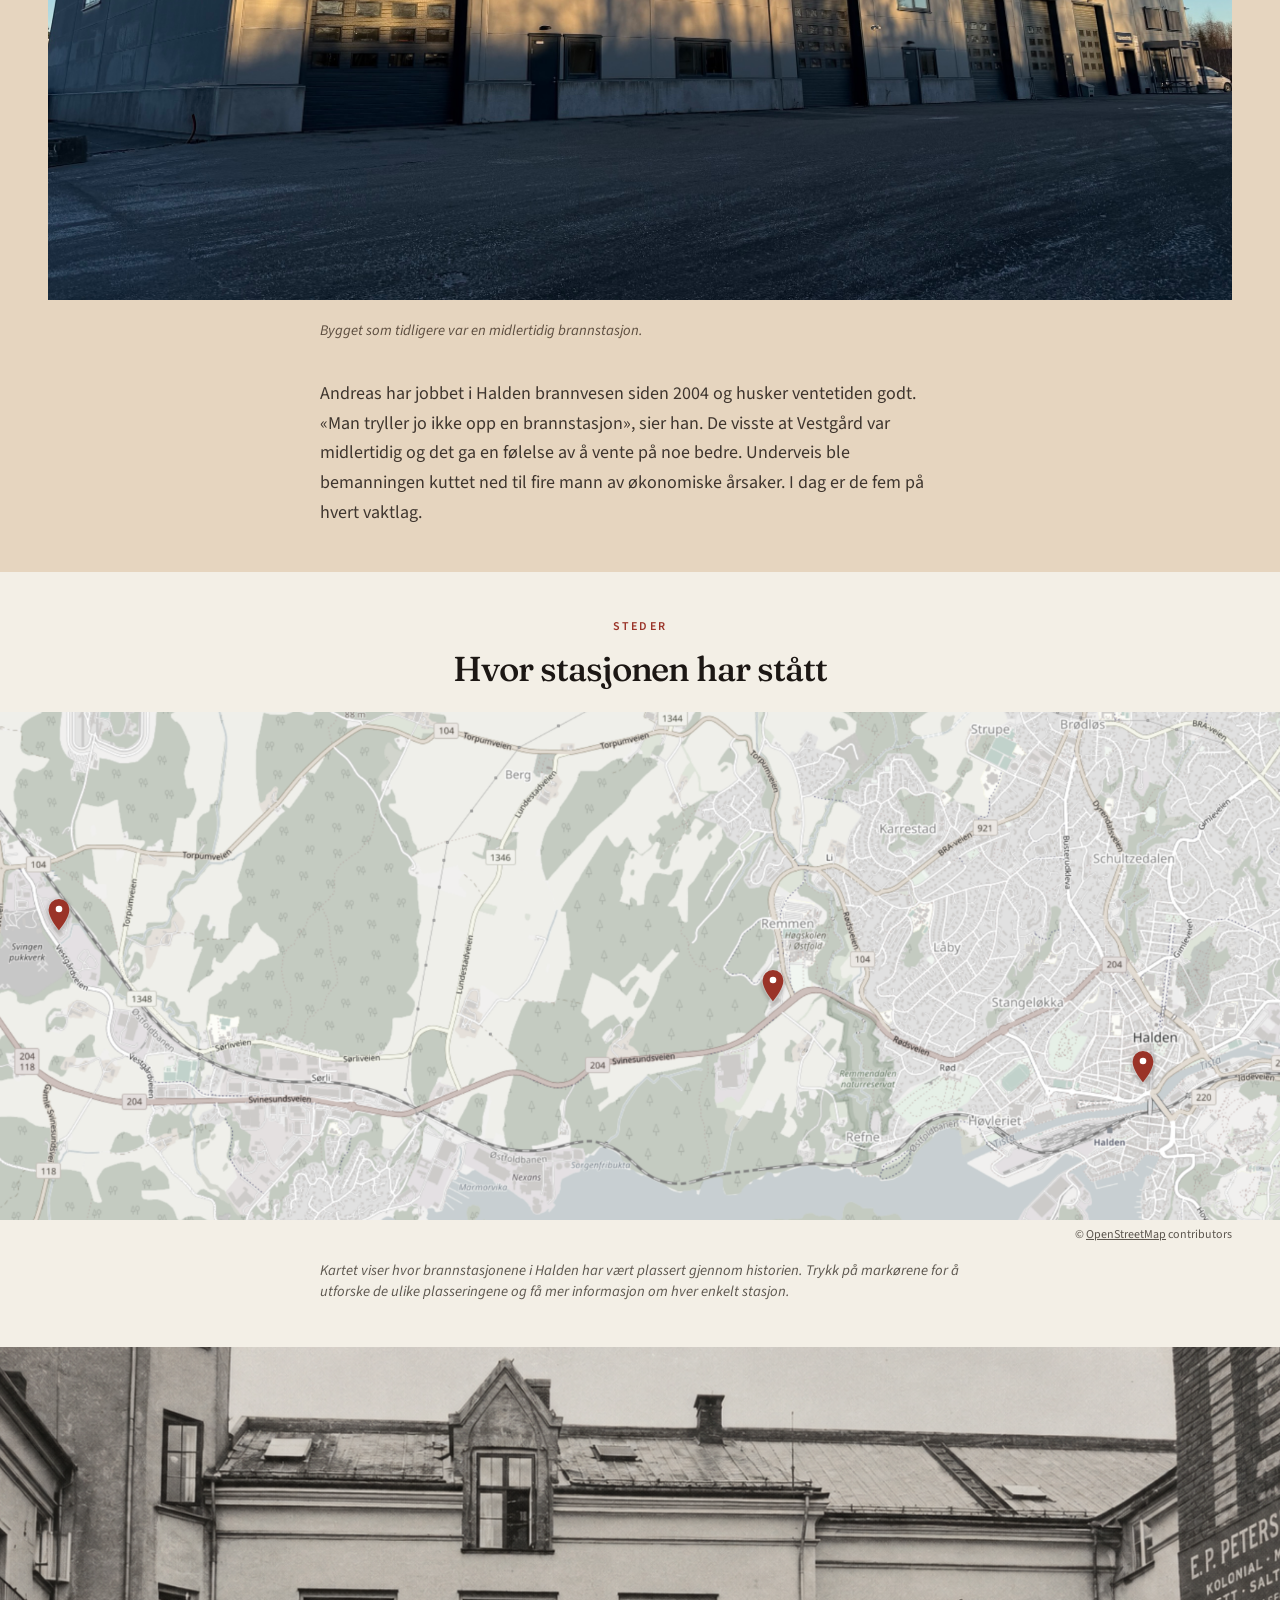
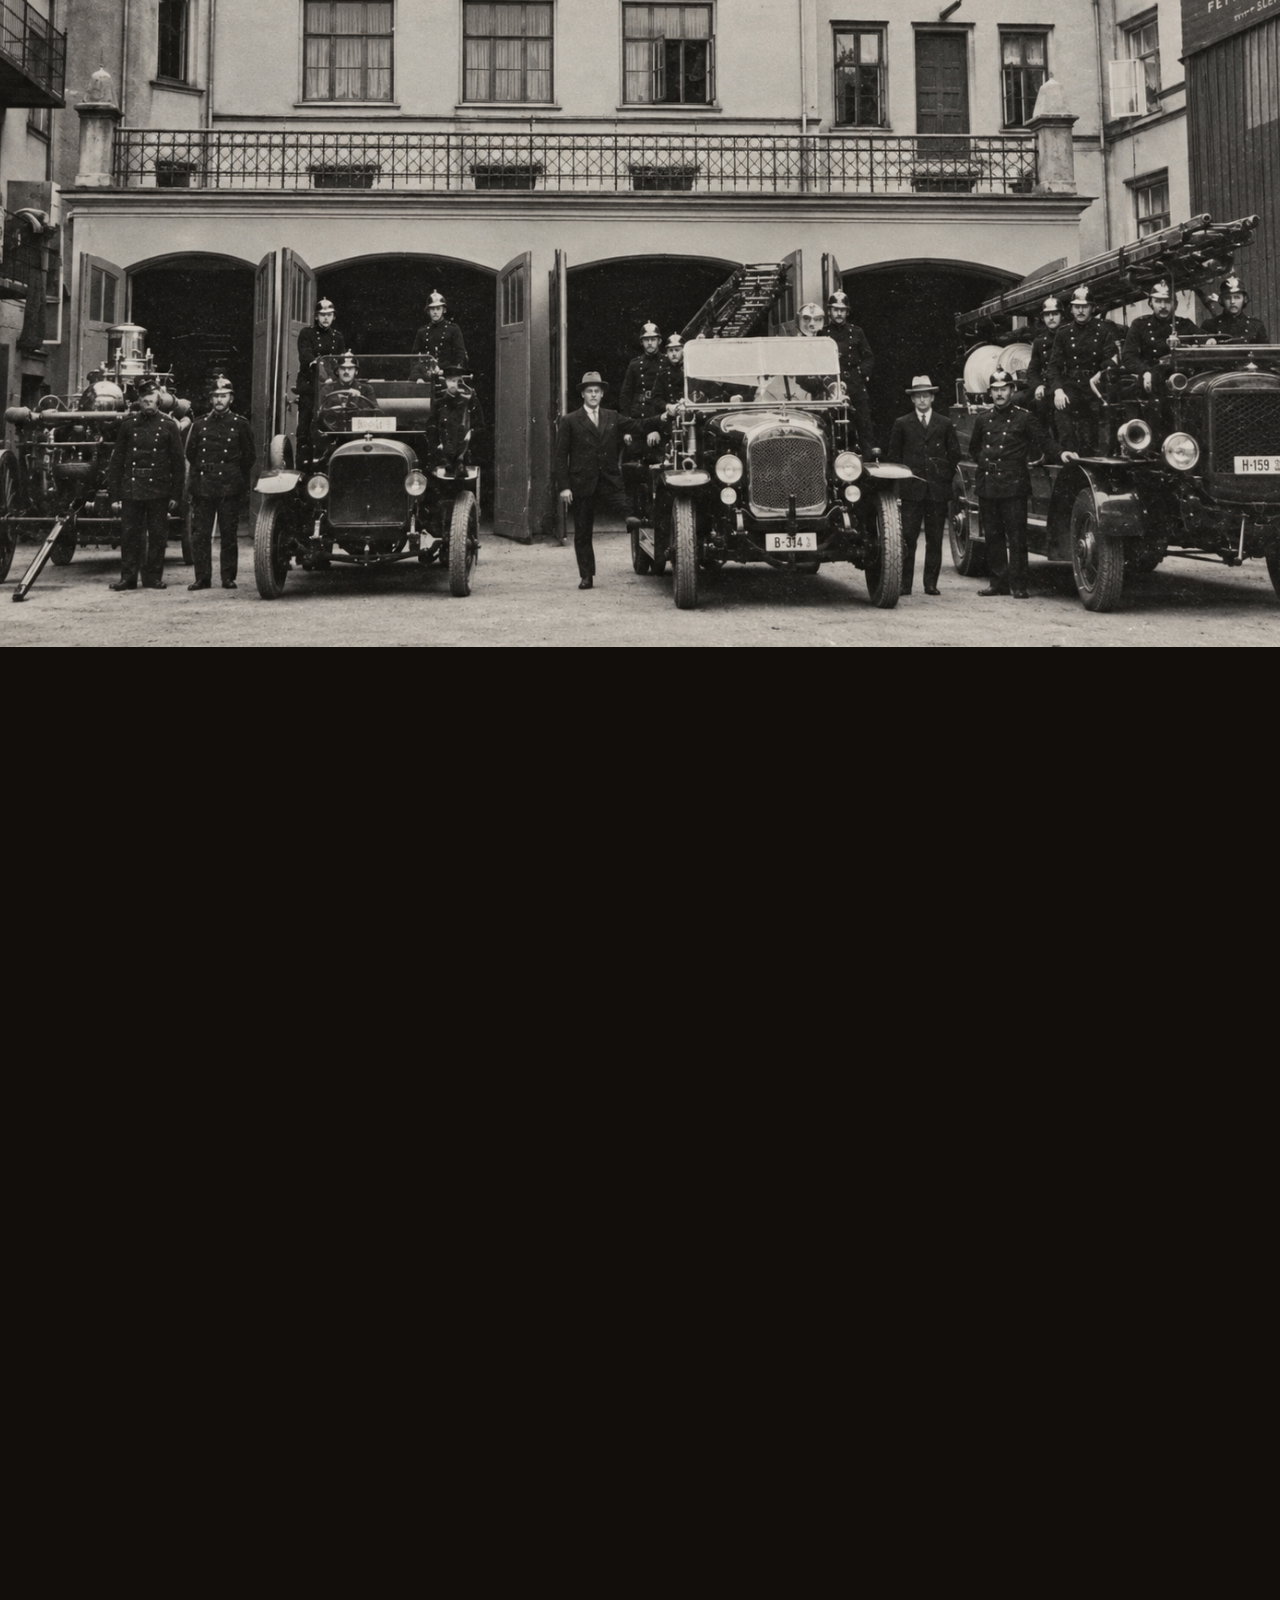
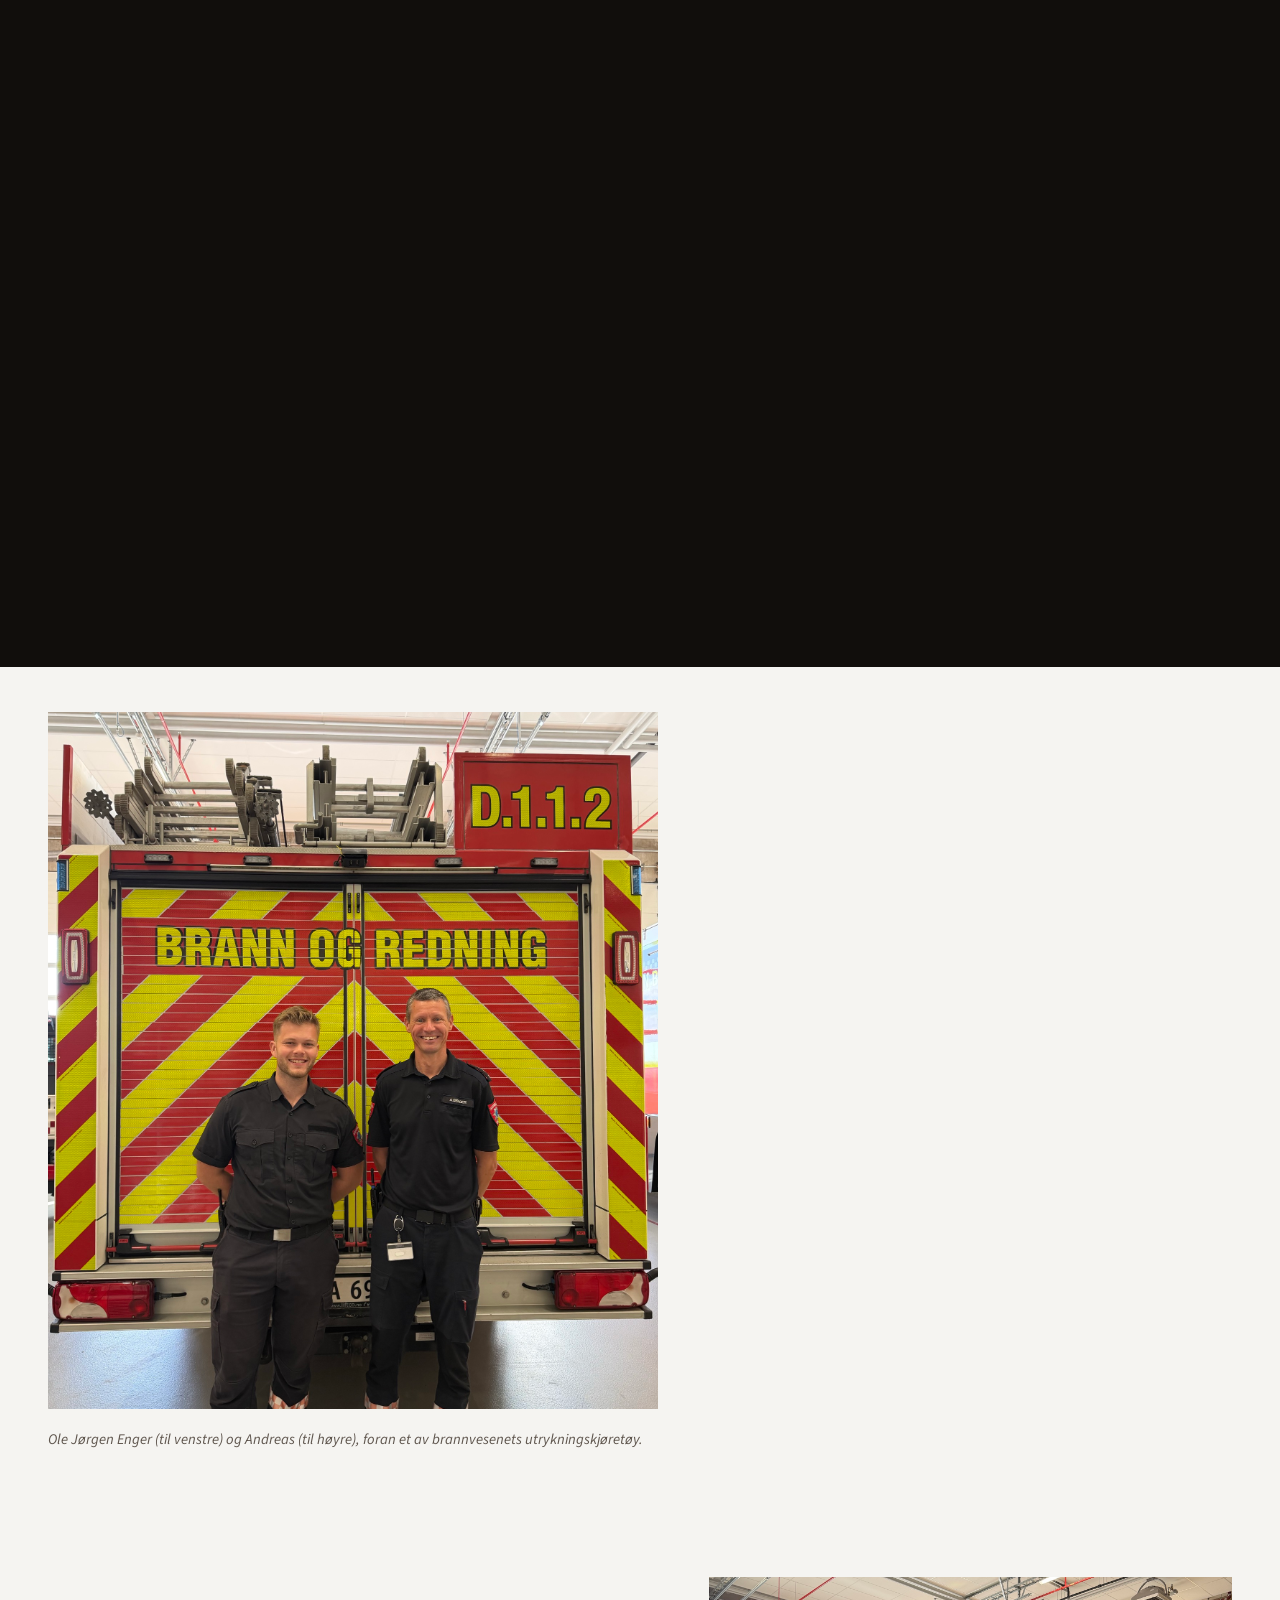
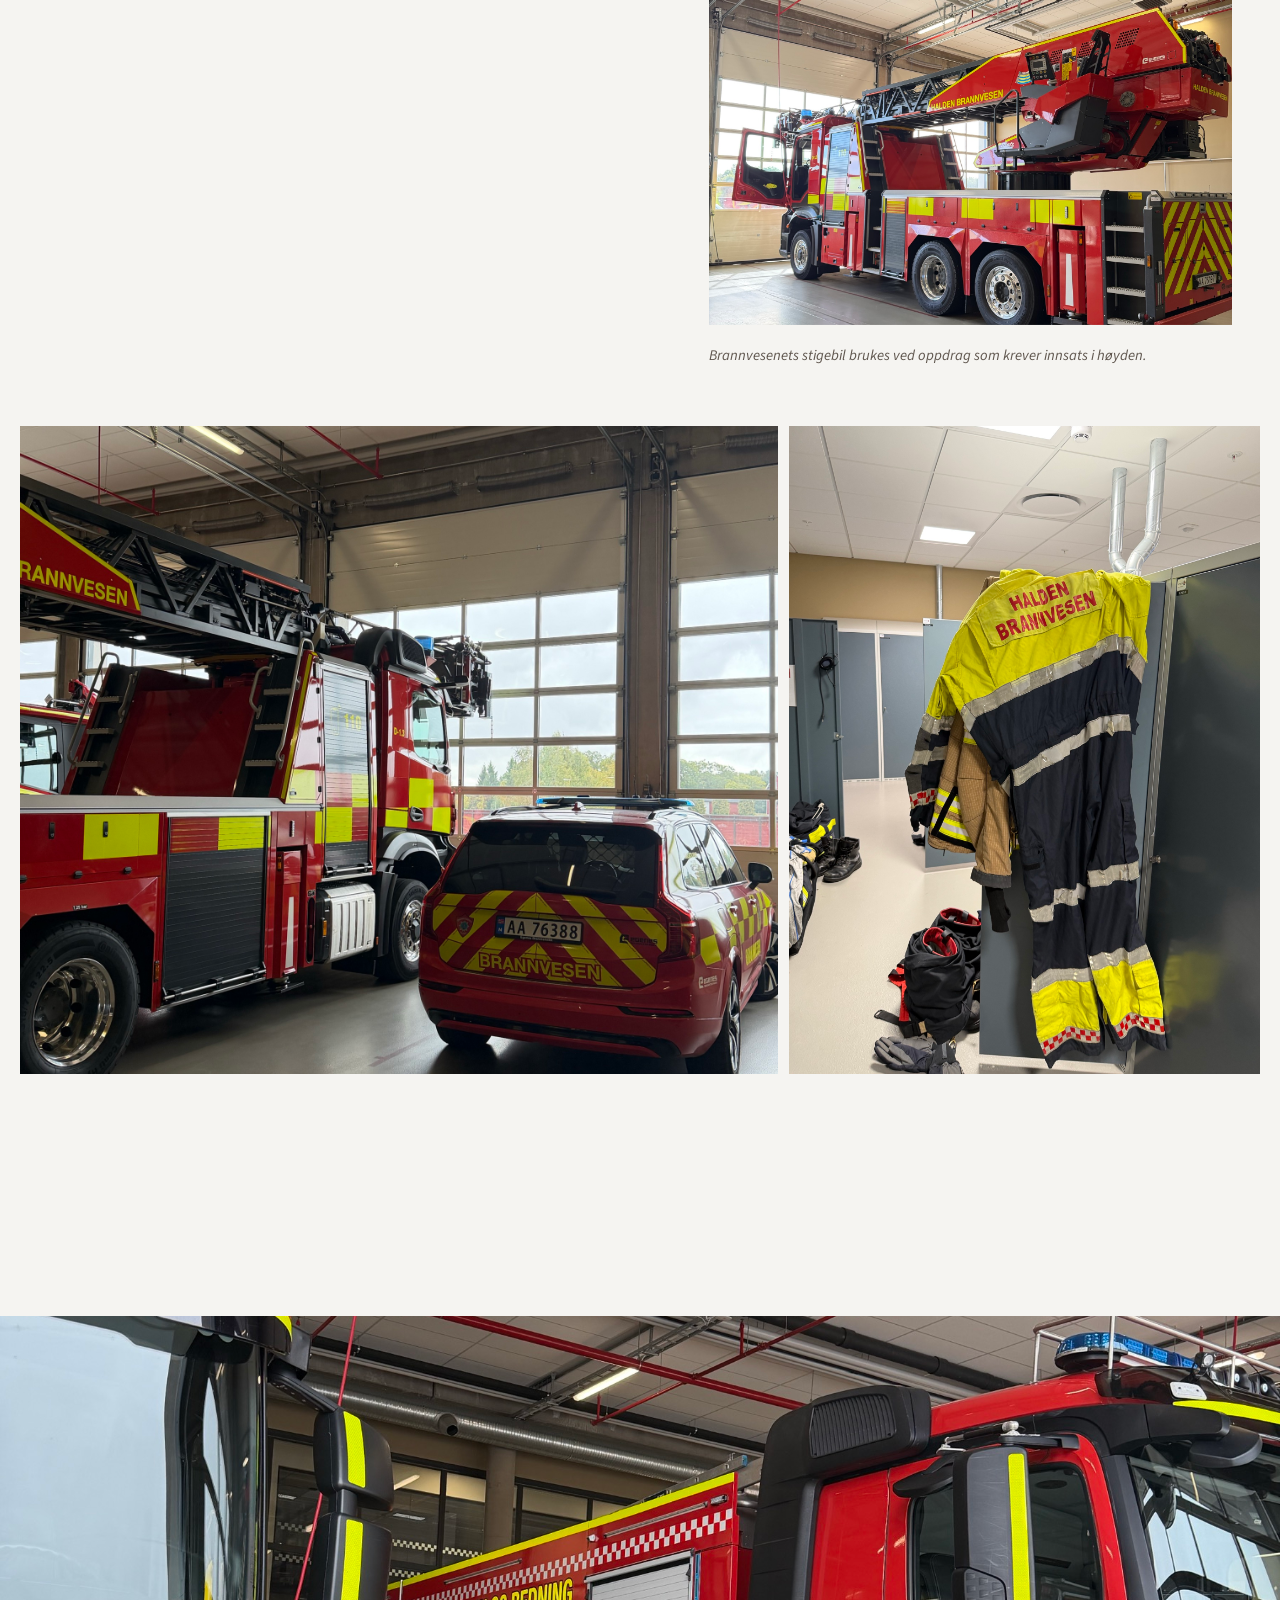
<file: xl-story.html>
<!DOCTYPE html>
<html lang="nb">
<head>
  <meta charset="utf-8">
  <meta name="viewport" content="width=device-width, initial-scale=1">
  <title>GVI — Brannstasjonen i Halden sentrum</title>
  <meta name="description" content="Jens, tidligere brannsjef i Halden, om stasjonen i sentrum, årene på Vestgård og den nye stasjonen mellom E6 og byen.">
  <meta name="theme-color" content="#110e0c">
  <link rel="icon" href="images/logo-mark.png">
  <link rel="stylesheet" href="css/style.css">
  <link rel="stylesheet" href="css/xl-story.css">
  <!--
    Adds the class "js" before the page paints, so the scroll scenes
    can start hidden instead of flashing on and then disappearing.
  -->
  <script>document.documentElement.classList.add("js");</script>
</head>
<!--
  XL STORY — the historical arc, in this order:
    1. Hook — three lines from Jens, then the title and an opening image
    2. The old station in sentrum, then the years so far
    3. Everyday life — the watch, the equipment, the cost of the job
    4. The struggle for a new station
    5. Changes in the service — ambulance, the 110 centre, organisation
    6. Cooperation across the border
    7. The temporary station at Vestgård
     Map of the three locations
     Before / after — the two photographs. Do not edit this pair or the map.
    8. The station today
     Short journey — three photographs
    9. A new generation
    10. Ending

  Do not write over the class names on the map or the before/after.
  Article text comes from Story-Brannstasjon-2.pdf.

  Picture slots are .photo-slot. Put a photograph in later by adding
  an <img> inside the slot. The "Foto kommer" label hides once the
  image is there.

  Left as photographs:
  - the map, images/halden-map-dark.png
  - the two pictures under the map, which wipe sideways as you scroll:
    images/OldStation.PNG and images/IMG_7675-2.jpg
-->
<body class="page-story">
  <a class="skip-link" href="#main">Skip to content</a>

  <header class="site-header is-on-dark">
    <div class="site-header__brand">
      <a class="logo logo--full" href="index.html" aria-label="Sixth Sense">
        <img class="logo__img" src="images/sixthsense-black.png" width="1488" height="901" alt="">
      </a>
    </div>
    <div class="site-header__main">
      <a class="logo logo--mark" href="index.html" aria-label="Sixth Sense" tabindex="-1" aria-hidden="true">
        <span class="logo__mark-rot">
          <img src="images/ss-black.png" alt="">
        </span>
      </a>
      <nav class="site-nav" id="site-nav" aria-label="Primary">
        <ul>
          <li><a href="index.html">Forside</a></li>
          <li><a href="article1.html">Samfunn</a></li>
          <li><a href="article2.html">Mote</a></li>
          <li><a href="article3.html">Underholdning</a></li>
          <li><a href="xl-story.html" aria-current="page">Reportasje</a></li>
        </ul>
      </nav>
    </div>
    <button class="nav-toggle" type="button" aria-expanded="false" aria-controls="site-nav">
      <span class="nav-toggle__open">Menu</span>
      <span class="nav-toggle__close">Close</span>
    </button>
  </header>

  <main id="main" tabindex="-1">
    <article>
      <h1 class="visually-hidden">Brannstasjonen i Halden sentrum</h1>

      <!-- SECTION 1 — HOOK
           One sentence per .hook__line. Keep the lines short.
           Scroll progress reveals them, then fades the screen to black. -->
      <section class="scene scene--hook" data-scene="hook" data-header="dark" aria-labelledby="hook-title">
        <h2 id="hook-title" class="visually-hidden">Innledning</h2>
        <div class="scene__pin">
          <blockquote class="hook__quote">
            <span class="hook__line">«Du skulle ha kaktus under armene.»</span>
            <span class="hook__line">«Da visste du at du var brannmann.»</span>
            <span class="hook__line">«Og ingenting skulle stoppe deg.»</span>
            <cite class="hook__line hook__cite">Jens Lindstrøm, tidligere brannsjef i Halden.</cite>
          </blockquote>
          <div class="hook__blackout" aria-hidden="true"></div>
        </div>
      </section>

      <!-- 2. THE OLD STATION
           The opening image sits under the title. The founding years
           are in the paragraphs below. More can be added in .history__text. -->
      <section class="scene scene--history scene--open" data-header="light" aria-labelledby="history-title">
        <div class="history__intro wrap">
          <p class="kicker reveal">Sentrum</p>
          <h2 id="history-title" class="reveal">Brannstasjonen i Halden sentrum</h2>
        </div>

        <figure class="figure">
          <div class="frame frame--wide history__figure photo-slot parallax" data-parallax>
            <img src="images/Byen.jpg" width="4032" height="3024" alt="Den gamle brannstasjonen i Halden sentrum, med slangetårn og porter ut mot plassen.">
            <p class="photo-slot__label">Foto kommer</p>
          </div>
          <figcaption class="caption">Brannstasjonen i Halden sentrum, med det karakteristiske slangetårnet som en del av bybildet.</figcaption>
        </figure>

        <div class="history__text prose">
          <p class="reveal">Brannstasjonen lå midt i Halden sentrum. Den hadde slangetårn og krakker utenfor døra.</p>
          <p class="reveal">Jens, tidligere brannsjef i Halden, vokste opp hundre meter fra stasjonen. «Alle små gutter ville bli brannmann», sier han. «Jeg vokste aldri fra det». Han startet som reservebrannmann i 1977 og ble senere fast ansatt i 1980.</p>
          <p class="reveal">Siden 1911, da stasjonen i byen ble grunnlagt og Halden brannvesen oppstod, hadde den vært der. Før den tid hadde brannberedskapen tilhørt soldatene på festningen.</p>
        </div>

        <figure class="spread spread--full">
          <div class="photo-slot">
            <img src="images/ambulanse.jpg" width="2400" height="1632" alt="Jens i rød jakke sitter på panseret til ambulansen merket 01-1, foran garasjeportene.">
            <p class="photo-slot__label">Foto kommer</p>
          </div>
          <figcaption class="caption">I deler av perioden Jens jobbet ved brannstasjonen, hadde brannvesenet også ansvar for ambulansetjenesten.</figcaption>
        </figure>
      </section>

      <!-- 3. EVERYDAY LIFE
           A split, then a narrow column, then one wide quotation.
           More paragraphs can be added in the prose blocks. -->
      <section class="scene scene--history" data-header="light" aria-labelledby="nerve-title">
        <div class="life-split">
          <div class="life-split__copy">
            <p class="kicker reveal">Vakt</p>
            <h2 id="nerve-title" class="reveal">Byens nervesenter</h2>
            <div class="prose">
              <p class="reveal">De var åtte mann på vakt da Jens begynte, og jobben var mye mer enn bare å slokke branner. Stasjonen var som byens nervesenter. Det var telefonvakt som tok imot alarmer med egen 110-sentral. Alarmene fra hjemmesykepleien, overvåking av strømnettet og varsler om lekkasjer på vannverket kom alle inn hit. Også legevakta ringte til stasjonen. Og fysiske brannmeldere stod rundt i byen som meldte rett inn til vaktrommet.</p>
              <p class="reveal">De hadde i tillegg ambulansen. Og den gikk fra rundt 800 oppdrag i året (1980) til nesten 2400 (midten av 90-tallet). Jens kjørte ambulansen i nesten 15 år og sier det er de beste årene i sitt arbeidsliv. «Man kjente folk, og man kjente jentene i mottaket på sykehuset. Det ble en gjeng», forteller han.</p>
            </div>
          </div>
          <figure class="life-split__figure">
            <div class="frame frame--portrait photo-slot">
              <img src="images/jens.jpg" width="1823" height="2431" alt="Portrett av Jens, tidligere brannsjef i Halden, i uniform og lue.">
              <p class="photo-slot__label">Foto kommer</p>
            </div>
            <figcaption class="caption">Jens Lindstrøm</figcaption>
          </figure>
        </div>

        <div class="history__text prose">
          <p class="kicker reveal">Utstyr</p>
          <h2 id="times-title" class="reveal">Andre tider</h2>
          <p class="reveal">Utstyret var helt annerledes enn i dag. Jens fikk som reservebrannmann gummistøvler, regnbukse og regnjakke. Faste ansatte fikk ulljakker, men også regnbukser. Regnbuksene ble værende lenge.</p>
          <p class="reveal">«Tommy-hjelmen», hjelmen med hanekam, ble brukt til ca. 1992. De vasket uniformen sin én gang i året. Og de gikk rett til spisesalen etter store branner. Med klærne fulle av røyk.</p>
          <p class="reveal">Når det var mindre å gjøre, fant de noe annet å bruke tiden på. De hadde jo stigebil, så de kunne vaske vinduene på rådhuset, de feide fortau og gikk kveldsrunde som vaktmester. «Vi kunne like godt gjøre noe i stedet for å sitte med hendene i fanget», sier Jens.</p>
        </div>

        <figure class="spread spread--wide spread--helmets">
          <div class="photo-slot">
            <img src="images/hjelmer.PNG" width="1925" height="817" alt="Hjelmer og luer fra brannvesenet, stilt opp i to rader på hyller.">
            <p class="photo-slot__label">Foto kommer</p>
          </div>
          <figcaption class="caption">Ulik hjelmer oppp gjennom årene</figcaption>
        </figure>

        <div class="life-break">
          <p class="kicker reveal">Alvor</p>
          <h2 id="struggle-title" class="reveal">Byens helter</h2>
          <div class="struggle__blocks">
            <p class="struggle__block reveal">Men det var også et stort alvor i jobben som de alltid hadde med seg. Seks måneder etter Jens ble fast ansatt var det den første dødsulykken og eneste hittil. En av Haldens brannmenn falt 15 meter i lasterommet på en båt ved brygga under en brann. En påminnelse om at de virkelig setter sine egne liv i fare for andre.</p>
          </div>
        </div>
      </section>

      <!-- 4. THE STRUGGLE FOR A NEW STATION -->
      <section class="scene scene--struggle" data-header="light" aria-labelledby="relocate-title">
        <div class="struggle__inner">
          <p class="kicker reveal">Flytting</p>
          <h2 id="relocate-title" class="reveal">Endring over tid</h2>
          <div class="prose">
            <p class="reveal">I sentrum levde brannstasjonen på lånt tid. Rundt fem prosjekter for å bygge nytt bidro Jens til, men ingen av forsøkene ble noe av. De manglet både penger og vilje. Stadig konflikt mellom enkeltpolitikere og tillitsvalgte sto i veien. Jens sier at for politikerne ble brannvesenet «hår i suppa». De ville ikke bruke ressurser på dem.</p>
          </div>
        </div>
        <ol class="attempt-list">
          <li class="reveal">
            <p>Tomtene som ble vurdert: Tistedal-området, det gamle meieriet, en gammel «jungle-fabrikk» ved elva og Noak-bygningen.</p>
          </li>
          <li class="reveal">
            <p>Hindringen: Lite politisk vilje og konflikt mellom enkeltpolitikere og de tillitsvalgte.</p>
          </li>
        </ol>
        <figure class="spread spread--wide spread--varsel">
          <div class="photo-slot">
            <img src="images/varsel.jpg" width="1800" height="2400" alt="Gammelt brannvarslingsutstyr på veggen: en rød Brand Alarm-kasse, et signalreglement og en brandmelder.">
            <p class="photo-slot__label">Foto kommer</p>
          </div>
          <figcaption class="caption">Tidligere brannalarmer som ble brukt til å varsle brannvesenet når ulykken var ute.</figcaption>
        </figure>
      </section>

      <!-- 5. CHANGES IN THE FIRE SERVICE -->
      <section class="scene scene--changes" data-header="light" aria-labelledby="changes-title">
        <div class="chapter-head">
          <p class="kicker reveal">Organisering</p>
          <h2 id="changes-title" class="reveal">Jobbene forsvinner</h2>
          <div class="prose">
            <p class="reveal">Ambulansetjenesten forsvinner på midten av 90-tallet. Den ble overført til sykehuset, og på stasjonen gikk vaktlaget fra åtte til fem. Og da forsvant også telefonvakten. Og 110-sentralen ble flyttet ut av byen, til Moss og senere til Ski. Da mistet brannstasjonen sin rolle som byens nervesenter.</p>
          </div>
        </div>
        <dl class="fact-list">
          <div class="reveal">
            <dt>Vaktlaget</dt>
            <dd>Fra åtte til fem mann.</dd>
          </div>
          <div class="reveal">
            <dt>Telefonvakta</dt>
            <dd>Borte, sammen med mye av den gamle «altmuligfunksjonen» som overvåkingen.</dd>
          </div>
          <div class="reveal">
            <dt>110-sentralen</dt>
            <dd>Flyttet først til Moss, siden til Ski.</dd>
          </div>
        </dl>
      </section>

      <!-- 6. COOPERATION ACROSS THE BORDER -->
      <section class="scene scene--coop" data-header="light" aria-labelledby="coop-title">
        <div class="coop-grid">
          <div>
            <blockquote class="pull reveal">
              <p>«Hvis vi trykket på den store knappen, fikk vi egentlig like stort brannvesen som Oslo», sier Jens.</p>
            </blockquote>
          </div>
          <div class="coop-grid__copy">
            <div class="coop-grid__text">
              <p class="kicker reveal">Grensen</p>
              <h2 id="coop-title" class="reveal">På tvers av grenser</h2>
              <div class="prose">
                <p class="reveal">Nå måtte de finne andre veier. Gjennom et prosjekt med Strømstad og Tanum startet de et samarbeid som krysset grensene. Jens fortsatte og bygget avtaler videre med Sarpsborg, Rakkestad og Aremark.</p>
                <p class="reveal">Andreas Stenmark Berger sier at i dag hjelper stasjonene hverandre uten å sende regning de første to timene.</p>
                <p class="reveal">Avtalene holdt liv i stasjonen i Halden og uten dem hang stasjonens overlevelse i en tynn tråd. I Sarpsborg ble Jens innkalt til rådmannen som ville si opp avtalen. Jens mente det var på grunn av frykt for tapt overtid. Men to dager før møtet, hell i uhell, så slukker Haldens mannskap en skogbrann på Sarpsborgs område, da Sarpsborgs egne var opptatt. Slik overlevde avtalen deres.</p>
              </div>
            </div>
            <figure class="figure">
              <div class="frame frame--portrait photo-slot">
                <img src="images/andreas.jpg" width="1555" height="1932" alt="Portrett av Andreas i uniform og lue.">
                <p class="photo-slot__label">Foto kommer</p>
              </div>
              <figcaption class="caption">Andreas Stenmark Berger</figcaption>
            </figure>
          </div>
        </div>
      </section>

      <!-- 7. THE TEMPORARY STATION -->
      <section class="scene scene--history" data-header="light" aria-labelledby="vestgard-title">
        <div class="chapter-head">
          <p class="kicker reveal">Vestgård</p>
          <h2 id="vestgard-title" class="reveal">Stasjonen må stenges</h2>
          <div class="prose">
            <p class="reveal">Arbeidstilsynet kom til slutt og tok saken. De stengte den gamle stasjonen. Da måtte Haldens brannvesen til et midlertidig lokale på Vestgård. Gjennom mange forsøk over flere tiår hadde det fortsatt ikke blitt noe av en ny stasjon.</p>
          </div>
        </div>
        <figure class="spread spread--wide spread--vestgard">
          <div class="photo-slot">
            <img src="images/vestgard.jpg" width="2400" height="1800" alt="Det midlertidige lokalet på Vestgård, en lav bygning med Scania-skilt og porter langs fasaden.">
            <p class="photo-slot__label">Foto kommer</p>
          </div>
          <figcaption class="caption">Bygget som tidligere var en midlertidig brannstasjon.</figcaption>
        </figure>
        <div class="history__text prose">
          <p class="reveal">Andreas har jobbet i Halden brannvesen siden 2004 og husker ventetiden godt. «Man tryller jo ikke opp en brannstasjon», sier han. De visste at Vestgård var midlertidig og det ga en følelse av å vente på noe bedre. Underveis ble bemanningen kuttet ned til fire mann av økonomiske årsaker. I dag er de fem på hvert vaktlag.</p>
        </div>
      </section>

      <!-- MAP — THREE LOCATIONS
           Between section 3 and section 4. The map is its own section.
           Edit marker positions, names, years, and photographs in js/xl-story-map.js.
           The visible map is images/halden-map-dark.png. -->
      <section class="scene scene--locations" data-header="light" aria-labelledby="locations-title">
        <div class="locations__intro wrap">
          <p class="kicker reveal">Steder</p>
          <h2 id="locations-title" class="reveal">Hvor stasjonen har stått</h2>
        </div>
        <div id="station-map" class="station-map" role="region" aria-label="Kart over Halden med den eldste, den midlertidige og den nåværende brannstasjonen" aria-describedby="station-map-caption">
          <div class="station-map__scroll">
            <div class="station-map__stage">
              <img class="station-map__image" src="images/halden-map-dark.png" width="1764" height="700" alt="Kart over Halden og området vestover mot Berg.">
            </div>
          </div>
          <p class="station-map__hint">Dra sidelengs for å utforske kartet.</p>
          <p class="station-map__credit">© <a href="https://www.openstreetmap.org/copyright">OpenStreetMap</a> contributors</p>
        </div>
        <p id="station-map-caption" class="caption caption--map">Kartet viser hvor brannstasjonene i Halden har vært plassert gjennom historien. Trykk på markørene for å utforske de ulike plasseringene og få mer informasjon om hver enkelt stasjon.</p>
      </section>

      <!-- SECTION 4 — BEFORE / AFTER
           No text on top of the images.
           Scroll progress wipes OldStation.PNG into IMG_7675-2.jpg. -->
      <section class="scene scene--compare" data-scene="compare" data-header="dark" aria-labelledby="compare-title">
        <h2 id="compare-title" class="visually-hidden">Før og etter</h2>
        <div class="scene__pin">
          <div class="compare">
            <img class="compare__old" src="images/OldStation.PNG" width="1548" height="1016" alt="Den gamle brannstasjonen i Halden, med brannmenn og brannbiler foran de åpne portene.">
            <p class="compare__label">Tidligere bygg</p>
            <img class="compare__new" src="images/IMG_7675-2.jpg" width="4281" height="3211" alt="Den nye brannstasjonen i Halden, en mørk bygning med nummererte porter og brannbiler på plassen foran.">
            <p class="compare__label">Senere bygg</p>
            <div class="compare__edge" aria-hidden="true"></div>
          </div>
        </div>
      </section>

      <!-- 9. THE STATION TODAY -->
      <section class="scene scene--today" data-header="light" aria-labelledby="today-title">
        <div class="today__grid wrap">
          <figure class="figure today__figure">
            <div class="frame frame--today photo-slot parallax" data-parallax>
              <img src="images/andreas-ole.jpg" width="1800" height="2400" alt="Andreas og Ole Jørgen foran brannbilen merket D.1.1.2, med BRANN OG REDNING på bakdørene.">
              <p class="photo-slot__label">Foto kommer</p>
            </div>
            <figcaption class="caption">Ole Jørgen Enger (til venstre) og Andreas (til høyre), foran et av brannvesenets utrykningskjøretøy.</figcaption>
          </figure>
          <div class="today__copy">
            <p class="kicker reveal">I dag</p>
            <h2 id="today-title" class="reveal">Brannstasjonen i dag</h2>
            <div class="prose">
              <h3 class="reveal">Mellom E6 og byen</h3>
              <p class="reveal">I dag ligger den nye stasjonen på Remmen rett ved Høgskolen i Østfold. Denne plasseringen gir bedre responstid enn både sentrum og Vestgård. Mange hendelser trekker dem stadig mot E6, så Andreas mener de ligger veldig fint til.</p>
              <h3 class="reveal">Fra gammel stasjon til ren sone</h3>
              <p class="reveal">Ifølge Andreas har arbeidsmiljøet blitt et helt annet i dag.</p>
            </div>
            <blockquote class="pull reveal">
              <p>«Vi har et bygg vi bryr oss om. Det er moderne, og vi blir tatt vare på på en helt annen måte.»</p>
            </blockquote>
            <div class="prose">
              <p class="reveal">Stasjonen skiller mellom skitten og ren sone. Røyklukten blir ikke med dem inn i spisesalen lenger. Jens peker på at det har vært mye kreft blant brannmenn, men at det nå endelig tas på alvor. Det er stor kontrast til den tidligere «kaktus under armene»-kulturen.</p>
              <h3 class="reveal">Fra 1000 til 3000 liter</h3>
              <p class="reveal">Utstyret har også fulgt utviklingen. De hadde bensinbiler med 1000 liters tank da Jens begynte. Nå har de biler med 3000 liter og ny stigebil. Utvendig slokking gir plass til mer røykdykking og bedre muligheter til å gå inn i brannene. Hjelmene blir byttet ofte og uniformen vaskes etter hver brann.</p>
            </div>
            <figure class="figure">
              <div class="frame frame--equipment photo-slot">
                <img src="images/stigebil.jpg" width="1800" height="2400" alt="Den nye stigebilen til Halden brannvesen, parkert inne på stasjonen.">
                <p class="photo-slot__label">Foto kommer</p>
              </div>
              <figcaption class="caption">Brannvesenets stigebil brukes ved oppdrag som krever innsats i høyden.</figcaption>
            </figure>
          </div>
        </div>

        <div class="spread spread--pair">
          <figure>
            <div class="photo-slot">
              <img src="images/biler2.jpg" width="1800" height="2400" alt="En stigebil og en rød stasjonsvogn merket Brannvesen, parkert inne på stasjonen.">
              <p class="photo-slot__label">Foto kommer</p>
            </div>
          </figure>
          <figure>
            <div class="photo-slot">
              <img class="spread__img--klaer" src="images/klaer.jpg" width="1800" height="2400" alt="Gul jakke merket Halden brannvesen og mørk bukse med reflekser, hengt opp ved skapene.">
              <p class="photo-slot__label">Foto kommer</p>
            </div>
          </figure>
        </div>

        <div class="story-band prose">
          <h3 class="reveal">Mer beredskap, mindre vaktmester</h3>
          <p class="reveal">I dag er oppgavene på stasjonen mer rendyrket mot reell beredskap. De gjør ikke lenger vindusvask for eksempel. Men de henger opp julepynt i julegater og kontrollerer slokkeapparat på kommunale bygg. De får inntekt og kjennskap til bedrifter rundt omkring.</p>
        </div>

        <figure class="spread spread--full spread--banner">
          <div class="photo-slot">
            <img src="images/front.jpg" width="1800" height="2400" alt="To brannbiler inne på stasjonen, den ene merket Halden brann og redning og 110.">
            <p class="photo-slot__label">Foto kommer</p>
          </div>
          <figcaption class="caption">Moderne utrykningskjøretøy er utstyrt for å håndtere ulike typer beredskapsoppdrag.</figcaption>
        </figure>

        <div class="story-band prose">
          <h3 class="reveal">Kan ikke bo for langt unna</h3>
          <p class="reveal">Hvor brannmennene kan bo er regulert. De kan ikke bo mer enn tjue minutter unna stasjonen. I Jens' tid var det fem. En nylig ansatt måtte flytte fire minutter nærmere for å få jobben.</p>
        </div>

        <div class="spread spread--gallery" role="group" aria-label="To bilder fra brannstasjonen">
          <figure>
            <div class="photo-slot">
              <img src="images/brannlogo.jpg" width="1800" height="2400" alt="Brannvesenets logo på tårnet til den nye brannstasjonen i Halden.">
              <p class="photo-slot__label">Foto kommer</p>
            </div>
          </figure>
          <figure>
            <div class="photo-slot">
              <img src="images/stang.jpg" width="1800" height="2400" alt="Brannstangen sett nedenfra, gjennom en rund åpning i taket.">
              <p class="photo-slot__label">Foto kommer</p>
            </div>
            <figcaption class="caption">Brannstangen på den nye stasjonen er tatt med fra stasjonen i byen.</figcaption>
          </figure>
        </div>
      </section>

      <!-- SECTION 6 — THE SHORT JOURNEY
           Three photographs. Vertical scroll crossfades them. No buttons. -->
      <section class="scene scene--journey" data-scene="journey" data-header="dark" aria-labelledby="journey-title">
        <h2 id="journey-title" class="visually-hidden">Den korte reisen</h2>
        <div class="scene__pin">
          <div class="journey__stage">
            <figure class="journey__frame journey__frame--sentrum">
              <div class="photo-slot">
                <img src="images/gammehalden.jpg" width="2400" height="1800" alt="Den gamle brannstasjonen i Halden sentrum, en grønn bygning med slangetårn.">
                <p class="photo-slot__label">Foto kommer</p>
              </div>
              <figcaption class="journey__caption">
                <span class="kicker">01 — Sentrum</span>
                Brannstasjonen lå midt i Halden sentrum.
                <span class="journey__support">Den hadde slangetårn og krakker utenfor døra.</span>
              </figcaption>
            </figure>
            <figure class="journey__frame journey__frame--vestgard">
              <div class="photo-slot">
                <img src="images/vestgard.jpg" width="2400" height="1800" alt="Det midlertidige lokalet på Vestgård, en lav bygning med Scania-skilt og porter langs fasaden.">
                <p class="photo-slot__label">Foto kommer</p>
              </div>
              <figcaption class="journey__caption">
                <span class="kicker">02 — Vestgård</span>
                Da måtte Haldens brannvesen til et midlertidig lokale på Vestgård.
                <span class="journey__support">«Man tryller jo ikke opp en brannstasjon», sier Andreas.</span>
              </figcaption>
            </figure>
            <figure class="journey__frame journey__frame--remmen">
              <div class="photo-slot">
                <img src="images/halden.jpg" width="1800" height="2400" alt="Den nye brannstasjonen på Remmen, en mørk bygning med skiltet Halden brannstasjon.">
                <p class="photo-slot__label">Foto kommer</p>
              </div>
              <figcaption class="journey__caption">
                <span class="kicker">03 — Remmen</span>
                I dag ligger den nye stasjonen på Remmen rett ved Høgskolen i Østfold.
                <span class="journey__support">Mellom E6 og byen.</span>
              </figcaption>
            </figure>
          </div>
        </div>
      </section>

      <!-- 10. A NEW GENERATION -->
      <section class="scene scene--generation" data-header="light" aria-labelledby="generation-title">
        <div class="chapter-head">
          <p class="kicker reveal">Generasjoner</p>
          <h2 id="generation-title" class="reveal">Skolegangen skaper endring</h2>
          <div class="prose">
            <p class="reveal">Brann- og redningsskolen ble en toårig utdanning for rundt to år siden. Siden da har det kommet nye brannkonstabler inn med mer teori under beltet. Siden de har mer teori fra skolen, pusher de de erfarne til å henge med.</p>
            <p class="reveal">Jens etterlyste en utdanning i mange år og er ikke i tvil. Brannmenn hadde et grunnkurs på seks uker tidligere, med lite teori om lover, regler og forebygging. I tillegg må et brannvesen med få branner øve ofte for å holde seg skarpt. Da kommer en lengre god utdanning godt med.</p>
          </div>
        </div>
        <div class="generation__quote">
          <blockquote class="pull reveal">
            <p>«De pusher oss på en veldig god måte», sier Andreas.</p>
          </blockquote>
        </div>
        <div class="chapter-head generation__bridge">
          <h3 class="reveal">Læring begge veier</h3>
        </div>
        <div class="role-row">
          <div class="learn-tabs reveal" data-learn-tabs>
            <div class="learn-tabs__bar" role="tablist" aria-label="Læring begge veier">
              <button class="learn-tabs__tab" type="button" role="tab" id="learn-tab-erfaring" aria-controls="learn-panel-erfaring" aria-selected="true">Erfaring</button>
              <button class="learn-tabs__tab" type="button" role="tab" id="learn-tab-utdanning" aria-controls="learn-panel-utdanning" aria-selected="false" tabindex="-1">Utdanning</button>
            </div>
            <div class="learn-tabs__stage">
              <div class="learn-tabs__panel is-active" id="learn-panel-erfaring" role="tabpanel" aria-labelledby="learn-tab-erfaring">
                <p>De erfarne har praktisk erfaring fra mange år i tjeneste. De har opparbeidet seg kunnskap gjennom arbeid innenfor yrket. Selv om de har erfaringen, er det de yngre som kommer inn med mer teoretisk kunnskap.</p>
              </div>
              <div class="learn-tabs__panel" id="learn-panel-utdanning" role="tabpanel" aria-labelledby="learn-tab-utdanning">
                <h3>Nye i yrket</h3>
                <p>De unge er nysgjerrige og stiller spørsmål. «Hvorfor er det sånn? Kan du lære meg det?», sier Andreas. Han sier de lærer like mye av hverandre.</p>
              </div>
            </div>
          </div>
        </div>
        <div class="generation__more">
          <div class="story-step">
            <p class="kicker">Student</p>
            <h3 id="student-title">Student med ansvar</h3>
          </div>
          <div class="prose">
            <p class="story-step">Ole Jørgen studerer ved Brannskolen. Han bor i Sarpsborg og har vikarjobb i Halden. Han sier han valgte dette yrket fordi han ønsker å hjelpe de som er i sin verste livssituasjon. Han forventer mer dybde fra skolen enn det kortere kurs ga tidligere.</p>
            <p class="story-step">Han var tidligere i praksis i Moss, der kunne han ikke gå først i linja på grunn av forsikringsregler. Men i Halden får han gjort det meste de faste ansatte gjør. Gå først og kjenne på reell risiko. Ole Jørgen sier hver person får et større selvstendig ansvar i Halden.</p>
          </div>
        </div>
        <dl class="fact-list">
          <div class="story-step">
            <dt>Moss</dt>
            <dd>Minimumsstyrke på elleve fordelt på tre stasjoner. Hjelp tar 10 minutter.</dd>
          </div>
          <div class="story-step">
            <dt>Halden</dt>
            <dd>Minimumsstyrke på stasjonen er fem. Hjelp kan ta 20 minutter.</dd>
          </div>
        </dl>
      </section>

      <!-- 11. ENDING -->
      <section class="scene scene--ending" data-header="light" aria-labelledby="ending-title">
        <div class="ending__grid">
          <div class="ending__quote story-step">
            <blockquote class="pull">
              <p>«Det er andre tider», sier Jens.</p>
            </blockquote>
          </div>
          <figure class="figure ending__portrait">
            <div class="frame frame--portrait photo-slot">
              <img src="images/brann.jpg" width="1800" height="2400" alt="Brannvesenets skjold med teksten Brannvesenet og Halden, på en rød brannbil.">
              <p class="photo-slot__label">Foto kommer</p>
            </div>
            <figcaption class="caption">Halden brannvesens emblem.</figcaption>
          </figure>
          <div class="ending__copy">
            <div class="story-step">
              <p class="kicker">Avslutning</p>
              <h2 id="ending-title">Neste utfordring kommer fra naturen</h2>
            </div>
            <div class="prose">
              <p class="story-step">I Halden har de fått den brannstasjonen de ønsket seg, og det er ikke lenger den som er en utfordring. Noe av det Andreas nevner som videre utfordringer er store skogbranner og strømbortfall. Store utfordringer som krever langt flere folk enn fem.</p>
              <p class="story-step">Brannen tidligere i år ved Krokstadelva viser hva et lite brannvesen ikke er i stand til å håndtere. «Det gjelder ikke bare Halden», sier han. Ole Jørgen peker på at det kan bli mindre brann og mer helse og naturskader. Da må brannkonstablene spesialisere seg.</p>
              <p class="story-step">Jens ser på stasjonen med litt avstand. «Det er andre tider», sier han. Han finner ikke noe negativt å si. Han kjenner ikke det interne godt nok til det nå. Kun det positive: bedre utdanning og bedre utstyr.</p>
              <p class="story-step">Stasjonen mellom E6 og sentrum er kanskje det som ikke var mulig å planlegge for i første omgang. Den eldre kulturen har møtt en ny og begge lærer av hverandre. Erfarne gir erfaring og unge gir spørsmål. Den forrige generasjonen ser nå på at den nye tar med stasjonen videre.</p>
            </div>
          </div>
        </div>
      </section>
    </article>
  </main>

  <footer class="site-footer">
    <div class="site-footer__inner">
      <a class="logo" href="index.html">
        <img class="logo__img" src="images/sixthsense-black.png" width="1488" height="901" alt="Sixth Sense">
      </a>
      <nav aria-label="Footer">
        <ul>
          <li><a href="index.html">Forside</a></li>
          <li><a href="article1.html">Samfunn</a></li>
          <li><a href="article2.html">Mote</a></li>
          <li><a href="article3.html">Underholdning</a></li>
          <li><a href="xl-story.html">Reportasje</a></li>
        </ul>
      </nav>
    </div>
  </footer>

  <script src="js/script.js"></script>
  <script src="js/xl-story.js"></script>
  <script>
    if (!document.documentElement.classList.contains("reveals-ready")) {
      document.documentElement.classList.remove("js");
    }
  </script>
  <script src="js/xl-story-map.js"></script>
</body>
</html>
</file>
<file: css/style.css>
/*
  GVI / Gruppe 6 — shared styles
  ----------------------
  This file is used by every page.

  Edit the variables in :root first if you want to change the look.
  Colors, type, spacing, and timing all live there.

  Fonts are files in the fonts/ folder, so the site works offline.
  Fraunces and Source Sans 3 are used under the SIL Open Font License.
  The license texts are fonts/OFL-fraunces.txt and fonts/OFL-source-sans-3.txt.
  The files include Western European letters, including æ, ø, and å.
*/

/* --------------------------------------------
   Fonts
-------------------------------------------- */

@font-face {
  font-family: Fraunces;
  src: url("../fonts/fraunces-500.woff2") format("woff2");
  font-weight: 500;
  font-style: normal;
  font-display: swap;
}

@font-face {
  font-family: Fraunces;
  src: url("../fonts/fraunces-600.woff2") format("woff2");
  font-weight: 600;
  font-style: normal;
  font-display: swap;
}

@font-face {
  font-family: Fraunces;
  src: url("../fonts/fraunces-500-italic.woff2") format("woff2");
  font-weight: 500;
  font-style: italic;
  font-display: swap;
}

@font-face {
  font-family: "Source Sans 3";
  src: url("../fonts/source-sans-3-400.woff2") format("woff2");
  font-weight: 400;
  font-style: normal;
  font-display: swap;
}

@font-face {
  font-family: "Source Sans 3";
  src: url("../fonts/source-sans-3-600.woff2") format("woff2");
  font-weight: 600;
  font-style: normal;
  font-display: swap;
}

@font-face {
  font-family: "Source Sans 3";
  src: url("../fonts/source-sans-3-700.woff2") format("woff2");
  font-weight: 700;
  font-style: normal;
  font-display: swap;
}

@font-face {
  font-family: "Source Sans 3";
  src: url("../fonts/source-sans-3-400-italic.woff2") format("woff2");
  font-weight: 400;
  font-style: italic;
  font-display: swap;
}

/* --------------------------------------------
   Design tokens
   Change these to restyle the whole site.
-------------------------------------------- */

:root {
  --ink: #1c1714;
  --ink-soft: #3f362f;
  --muted: #5f564e;
  --paper: #f3efe6; /* warm paper, used by the XL story */
  --canvas: #ffffff; /* homepage and article pages */
  --line: #1c1714;
  --line-soft: #d9d0c4;
  --accent: #9a3328;

  --night: #110e0c;
  --night-text: #f4efe6;

  --serif: Fraunces, "Iowan Old Style", Palatino, "Palatino Linotype", Georgia, serif;
  --sans: "Source Sans 3", "Avenir Next", "Segoe UI", Helvetica, Arial, sans-serif;

  --header-logo: clamp(4.15rem, 7vw, 6.15rem);
  --header-brand-pad: 0.85rem;
  --header-brand-h: calc(var(--header-logo) + (var(--header-brand-pad) * 2));
  --header-nav-block: 2.8rem;
  --header-side: 6.25rem;
  --header-compact: 72px;
  /* Logo row + nav row + the two hairline dividers. Phones drop the nav row. */
  --header-h: calc(var(--header-brand-h) + var(--header-nav-block) + 2px);
  --gutter: clamp(1.25rem, 4vw, 3rem);
  --page: 74rem;
  --measure: 40rem;

  --ease: cubic-bezier(0.22, 1, 0.36, 1);
  --fade: 0.75s;

  /* Keep this number in sync with the matchMedia query in js/script.js */
  --nav-break: 880px;
}

/* --------------------------------------------
   Base
-------------------------------------------- */

*,
*::before,
*::after {
  box-sizing: border-box;
}

html {
  overflow-x: clip;
  scroll-padding-top: var(--header-h);
  -webkit-text-size-adjust: 100%;
}

body {
  margin: 0;
  padding-top: var(--header-h);
  background: var(--canvas);
  color: var(--ink);
  font-family: var(--sans);
  font-size: 1.125rem;
  font-weight: 400;
  line-height: 1.6;
  text-rendering: optimizeLegibility;
  overflow-wrap: break-word;
}

body,
h1,
h2,
h3,
p,
figure,
blockquote,
ul,
ol {
  margin: 0;
}

img {
  display: block;
  max-width: 100%;
}

a {
  color: inherit;
}

button {
  font: inherit;
  color: inherit;
  background: none;
  border: 0;
  padding: 0;
  cursor: pointer;
}

::selection {
  background: #efc7bf;
  color: var(--ink);
}

:focus-visible {
  outline: 2px solid var(--accent);
  outline-offset: 3px;
}

/* The skip link moves focus to <main>. A box around the whole page is noisy. */
main:focus {
  outline: none;
}

.visually-hidden {
  position: absolute;
  width: 1px;
  height: 1px;
  padding: 0;
  margin: -1px;
  overflow: hidden;
  clip: rect(0, 0, 0, 0);
  white-space: nowrap;
  border: 0;
}

.skip-link {
  position: fixed;
  left: var(--gutter);
  top: 0.75rem;
  z-index: 80;
  padding: 0.55rem 0.8rem;
  background: var(--ink);
  color: var(--paper);
  text-decoration: none;
  transform: translateY(-150%);
}

.skip-link:focus {
  transform: none;
}

/* Shared content width. The header and footer use the same measure. */
.wrap,
.site-footer__inner {
  width: min(var(--page), calc(100% - (2 * var(--gutter))));
  margin-inline: auto;
}

.kicker {
  font-family: var(--sans);
  font-size: 0.75rem;
  font-weight: 600;
  letter-spacing: 0.16em;
  text-transform: uppercase;
  color: var(--accent);
}

.editor-note {
  margin-top: 0.85rem;
  font-family: var(--sans);
  font-size: 0.95rem;
  font-style: italic;
  color: var(--muted);
}

.deck {
  margin-top: 1.15rem;
  max-width: 34em;
  font-family: var(--serif);
  font-style: italic;
  font-weight: 500;
  font-size: clamp(1.25rem, 2vw, 1.6rem);
  line-height: 1.35;
  letter-spacing: -0.02em;
  color: var(--ink-soft);
}

h1,
h2,
h3 {
  font-family: var(--serif);
  font-weight: 500;
  letter-spacing: -0.03em;
  line-height: 0.98;
}

/* --------------------------------------------
   Header and navigation
   The same header markup is copied on every page.
   Logo row, then a centered nav row. White throughout.
-------------------------------------------- */

.site-header {
  position: fixed;
  inset: 0 0 auto 0;
  z-index: 40;
  display: flex;
  flex-direction: column;
  height: var(--header-h);
  background: #ffffff;
  color: var(--ink);
  border-bottom: 1px solid var(--line-soft);
  transition: height 0.42s var(--ease);
}

.site-header.is-compact {
  height: var(--header-compact);
}

.site-header__brand {
  position: relative;
  display: flex;
  flex: 0 0 var(--header-brand-h);
  align-items: center;
  justify-content: center;
  min-height: 0;
  padding-inline: var(--gutter);
  overflow: hidden;
  border-bottom: 1px solid var(--line-soft);
  transition:
    flex-basis 0.42s var(--ease),
    opacity 0.28s var(--ease),
    border-color 0.28s var(--ease),
    border-width 0.42s var(--ease);
}

.site-header.is-compact .site-header__brand {
  flex-basis: 0px;
  opacity: 0;
  border-bottom-width: 0;
  pointer-events: none;
}

.site-header__main {
  display: grid;
  flex: 1 1 auto;
  grid-template-columns: var(--header-side) minmax(0, 1fr) var(--header-side);
  align-items: center;
  min-height: 0;
  padding-inline: var(--gutter);
}

.site-header .logo {
  display: block;
  line-height: 0;
  color: inherit;
  text-decoration: none;
}

.site-header .logo--full {
  transition: opacity 0.28s var(--ease);
}

.site-header.is-compact .logo--full {
  opacity: 0;
}

.site-header .logo__img {
  display: block;
  height: var(--header-logo);
  width: auto;
}

/* Rotated SS monogram. The crop only removes empty canvas around the letters. */
.logo--mark {
  justify-self: start;
  opacity: 0;
  visibility: hidden;
  pointer-events: none;
  transition: opacity 0.28s var(--ease), visibility 0s linear 0.28s;
}

.site-header.is-compact .logo--mark {
  opacity: 1;
  visibility: visible;
  pointer-events: auto;
  transition: opacity 0.34s var(--ease) 0.1s, visibility 0s linear 0.1s;
}

.logo__mark-rot {
  --mark: 2.85rem;
  position: relative;
  display: block;
  width: calc(var(--mark) * 655 / 445);
  height: var(--mark);
  overflow: hidden;
}

.logo__mark-rot img {
  position: absolute;
  width: calc(var(--mark) * 728 / 445);
  height: calc(var(--mark) * 902 / 445);
  max-width: none;
  left: calc(var(--mark) * -46 / 445);
  top: calc(var(--mark) * -209 / 445);
  transform: rotate(90deg);
  transform-origin: center center;
}

.logo {
  display: inline-flex;
  align-items: flex-end;
  gap: 0.55rem;
  flex: 0 0 auto;
  color: inherit;
  text-decoration: none;
  line-height: 1;
  white-space: nowrap;
}

.logo__img {
  display: block;
  height: 2.7rem;
  width: auto;
}

.logo__name {
  padding-bottom: 0.15rem;
  font-family: var(--sans);
  font-size: 0.98rem;
  font-weight: 600;
  letter-spacing: 0.01em;
}

.site-nav ul {
  display: flex;
  align-items: center;
  justify-content: center;
  gap: clamp(1.1rem, 2.6vw, 2.5rem);
  margin: 0;
  padding: 0;
  list-style: none;
}

.site-nav a {
  color: var(--ink);
  text-decoration: none;
  font-size: 0.95rem;
  white-space: nowrap;
}

.site-nav a:hover,
.site-nav a[aria-current="page"] {
  text-decoration: underline;
  text-underline-offset: 0.28em;
  text-decoration-thickness: 1px;
}

.nav-toggle {
  display: none;
  border: 1px solid currentColor;
  padding: 0.35rem 0.7rem;
  letter-spacing: 0.08em;
  text-transform: uppercase;
  font-size: 0.75rem;
  font-weight: 600;
}

.nav-toggle__close {
  display: none;
}

@media (min-width: 881px) {
  .site-nav {
    display: flex;
    grid-column: 2;
    align-items: center;
    justify-content: center;
    height: 100%;
  }
}

/* --------------------------------------------
   Homepage
-------------------------------------------- */

.cover {
  padding: clamp(2.4rem, 5vh, 4rem) 0 clamp(2rem, 4vh, 3rem);
}

.cover__intro {
  display: grid;
  grid-template-columns: auto minmax(0, 1fr);
  grid-template-areas:
    "mark title"
    "mark copy";
  align-items: center;
  justify-content: start;
  column-gap: clamp(1.25rem, 3vw, 2.75rem);
  row-gap: 0.9rem;
}

.cover h1 {
  grid-area: title;
  max-width: 11em;
  margin-top: 0;
  font-size: clamp(2.55rem, 8vw, 3.4rem);
  line-height: 0.98;
}

@media (min-width: 1040px) {
  .cover h1 {
    max-width: none;
    font-size: clamp(1.85rem, 2.15vw, 2.85rem);
    line-height: 1.05;
    white-space: nowrap;
  }
}

.cover__lead {
  grid-area: copy;
  margin-top: 0;
  max-width: 34rem;
  padding-left: 1rem;
  border-left: 2px solid var(--accent);
  color: var(--ink-soft);
  font-size: 1.125rem;
  line-height: 1.55;
}

/* Same crop and turn as the header mark, at a larger size. */
.cover__mark {
  --mark: clamp(3.35rem, 4.4vw, 4.85rem);
  grid-area: mark;
  position: relative;
  width: calc(var(--mark) * 655 / 445);
  height: var(--mark);
  justify-self: start;
  overflow: hidden;
}

.cover__mark img {
  position: absolute;
  width: calc(var(--mark) * 728 / 445);
  height: calc(var(--mark) * 902 / 445);
  max-width: none;
  left: calc(var(--mark) * -46 / 445);
  top: calc(var(--mark) * -209 / 445);
  transform: rotate(90deg);
  transform-origin: center center;
}

@media (max-width: 880px) {
  .cover__intro {
    grid-template-columns: 1fr;
    grid-template-areas:
      "mark"
      "title"
      "copy";
    justify-items: start;
  }

  .cover__mark {
    --mark: 3.35rem;
    justify-self: center;
  }
}

.featured {
  padding: clamp(2rem, 5vw, 3.5rem) 0 clamp(3rem, 7vw, 5.5rem);
  border-top: 1px solid var(--line);
}

.featured__link {
  display: grid;
  gap: clamp(1.25rem, 3vw, 3.25rem);
  align-items: end;
  color: inherit;
  text-decoration: none;
}

.featured h2 {
  margin-top: 0.65rem;
  font-size: clamp(2.15rem, 4vw, 3.7rem);
}

.featured__link p {
  margin-top: 1rem;
  max-width: 36em;
  color: var(--ink-soft);
}

.text-link {
  display: inline-block;
  margin-top: 1.15rem;
  padding-bottom: 0.12rem;
  border-bottom: 1px solid currentColor;
  font-size: 0.78rem;
  font-weight: 600;
  letter-spacing: 0.14em;
  text-transform: uppercase;
}

.featured__link:hover .text-link,
.story-row:hover .text-link {
  color: var(--accent);
}

.index-list {
  padding-bottom: clamp(1rem, 4vw, 2rem);
  border-top: 1px solid var(--line);
}

.index-list h2 {
  padding-top: clamp(2rem, 5vw, 3rem);
  font-size: clamp(1.75rem, 3.4vw, 2.45rem);
}

.index-list ol {
  margin-top: 1.5rem;
  padding: 0;
  list-style: none;
}

.story-row {
  display: grid;
  grid-template-columns: 3rem minmax(0, 1fr) minmax(14rem, 22rem);
  grid-template-areas: "num text image";
  gap: 1.15rem 1.15rem;
  align-items: center;
  padding: 1.75rem 0;
  border-top: 1px solid var(--line-soft);
  color: inherit;
  text-decoration: none;
}

.index-list li:last-child .story-row {
  border-bottom: 1px solid var(--line-soft);
}

.story-row__num {
  grid-area: num;
  padding-top: 0.28rem;
  color: var(--muted);
  font-family: var(--serif);
  font-style: italic;
  font-size: 1.15rem;
  letter-spacing: -0.03em;
  line-height: 1;
}

.story-row__text {
  grid-area: text;
}

.story-row h3 {
  color: var(--ink);
  font-size: clamp(1.75rem, 2.6vw, 2.35rem);
}

.nobr {
  white-space: nowrap;
}

.story-row p {
  margin-top: 0.7rem;
  max-width: 40em;
  color: var(--ink-soft);
  font-size: 1.05rem;
  line-height: 1.55;
}

.story-row .text-link {
  margin-top: 0.8rem;
  color: var(--muted);
  letter-spacing: 0.12em;
}

.story-row .frame {
  grid-area: image;
}

.story-row:hover .story-row__num,
.story-row:focus-visible .story-row__num {
  color: var(--accent);
}

/* --------------------------------------------
   Pictures
   Empty frames stay visible until you add files
   to the images/ folder. The file name is the src.
-------------------------------------------- */

.frame {
  position: relative;
  background-color: #e3dbd1;
  background-image: repeating-linear-gradient(
    -45deg,
    rgba(255, 255, 255, 0.35) 0 10px,
    rgba(70, 54, 40, 0.05) 10px 11px
  );
  overflow: hidden;
}

.frame--wide {
  aspect-ratio: 16 / 9;
}

.frame--feature {
  aspect-ratio: 4 / 3;
}

.frame--portrait {
  aspect-ratio: 4 / 5;
}

.frame > img {
  position: absolute;
  inset: 0;
  width: 100%;
  height: 100%;
  object-fit: cover;
  background: transparent;
  color: var(--ink-soft);
  font-family: var(--sans);
  font-size: 0.95rem;
  line-height: 1.4;
}

.story-row .frame {
  aspect-ratio: 3 / 2;
}

.story-row .frame--varighet > img {
  object-position: center 97%;
}

.story-row .frame--gta {
  background-color: #100816;
  background-image: none;
  container-type: inline-size;
}

.frame-gta {
  position: absolute;
  inset: 0;
  display: flex;
  flex-direction: column;
  align-items: center;
  justify-content: center;
  gap: 0.45rem;
  background:
    radial-gradient(ellipse 72% 58% at 50% 46%, rgba(255, 61, 138, 0.46), transparent 66%),
    radial-gradient(ellipse 46% 42% at 76% 64%, rgba(255, 122, 60, 0.3), transparent 64%),
    #100816;
}

.story-row .frame-gta__label {
  margin: 0;
  color: #ffd2b4;
  font-family: var(--sans);
  font-size: 0.72rem;
  font-weight: 700;
  letter-spacing: 0.2em;
  line-height: 1;
  text-transform: uppercase;
}

.story-row .frame-gta__price {
  position: relative;
  z-index: 1;
  display: flex;
  align-items: baseline;
  gap: 0.12em;
  margin: 0;
  color: #fff6ee;
  font-family: var(--serif);
  font-size: 22cqw;
  font-weight: 500;
  letter-spacing: -0.06em;
  line-height: 0.85;
}

.story-row .frame-gta__price span:last-child {
  color: #ffc56b;
  font-size: 0.34em;
  letter-spacing: 0.16em;
}

.story-row .frame > img,
.story-row .frame-gta,
.featured__link .frame > img {
  transition: transform 0.8s var(--ease);
}

.story-row:hover .frame > img,
.story-row:hover .frame-gta,
.featured__link:hover .frame > img {
  transform: scale(1.035);
}

figcaption {
  padding-top: 0.6rem;
  color: var(--muted);
  font-size: 0.95rem;
  font-style: italic;
  line-height: 1.4;
}

/* --------------------------------------------
   Articles
   article1.html, article2.html, and article3.html
   share these classes. Keep the structure, change the words.
-------------------------------------------- */

.article__header {
  width: min(46rem, calc(100% - (2 * var(--gutter))));
  margin-inline: auto;
  padding-top: clamp(2.6rem, 7vw, 5rem);
}

.article__header h1 {
  max-width: 14em;
  margin-top: 0.7rem;
  font-size: clamp(2.6rem, 6vw, 4.75rem);
}

.byline {
  display: flex;
  flex-wrap: wrap;
  gap: 0.35rem 1.25rem;
  margin-top: 1.5rem;
  padding-top: 0.9rem;
  border-top: 1px solid var(--line-soft);
  color: var(--muted);
  font-size: 1rem;
}

.article__hero {
  width: min(var(--page), calc(100% - (2 * var(--gutter))));
  margin: clamp(2rem, 5vw, 3.2rem) auto 0;
}

.article__body {
  width: min(var(--measure), calc(100% - (2 * var(--gutter))));
  margin: clamp(2rem, 5vw, 3rem) auto 0;
  color: var(--ink-soft);
}

.article__body p {
  margin-top: 1.1em;
}

.article__body h2 {
  margin-top: 2.3em;
  margin-bottom: 0.35em;
  color: var(--ink);
  font-size: clamp(1.7rem, 3vw, 2.25rem);
}

.article__body .figure {
  margin-block: 2rem;
}

.pull {
  margin: 2.3rem 0;
  padding: 0;
  border: 0;
  color: var(--ink);
  font-family: var(--serif);
  font-style: italic;
  font-weight: 500;
  font-size: clamp(1.65rem, 3vw, 2.2rem);
  line-height: 1.22;
  letter-spacing: -0.02em;
}

.pull p::before {
  content: "";
  display: block;
  width: 2.5rem;
  height: 1px;
  margin-bottom: 1rem;
  background: var(--accent);
}

/* --------------------------------------------
   Footer
-------------------------------------------- */

.site-footer {
  margin-top: clamp(3.5rem, 9vw, 6.5rem);
  padding: clamp(2.6rem, 6vw, 4rem) 0 clamp(3rem, 7vw, 4.75rem);
  background: #ffffff;
  color: var(--ink);
  border-top: 0;
}

.site-footer__inner {
  display: flex;
  flex-direction: column;
  align-items: flex-start;
  gap: clamp(2rem, 4vw, 3.15rem);
}

.site-footer .logo {
  align-items: flex-start;
}

.site-footer .logo__img {
  height: clamp(4.15rem, 7vw, 5.75rem);
  width: auto;
}

.site-footer ul {
  display: flex;
  flex-wrap: wrap;
  align-items: center;
  justify-content: flex-start;
  gap: clamp(1.1rem, 2.6vw, 2.5rem);
  margin: 0;
  padding: 0;
  list-style: none;
}

.site-footer a {
  color: var(--ink);
  text-decoration: none;
}

.site-footer nav a {
  font-size: 0.95rem;
  white-space: nowrap;
}

.site-footer nav a:hover {
  text-decoration: underline;
  text-underline-offset: 0.28em;
  text-decoration-thickness: 1px;
}

/* --------------------------------------------
   Small screens
-------------------------------------------- */

@media (min-width: 900px) {
  .featured__link {
    grid-template-columns: 1.3fr 0.9fr;
  }
}

@media (max-width: 880px) {
  :root {
    --header-h: calc(var(--header-brand-h) + 1px);
    --header-compact: 68px;
  }

  .site-header__brand {
    border-bottom: 0;
  }

  .site-header__main {
    display: flex;
    flex: 0 0 0px;
    align-items: center;
    height: 0;
    min-height: 0;
    padding: 0;
    overflow: visible;
  }

  .site-header.is-compact .site-header__main {
    flex-basis: 0px;
  }

  .logo--mark {
    position: absolute;
    top: 50%;
    left: var(--gutter);
    z-index: 2;
    transform: translateY(-50%);
  }

  .logo__mark-rot {
    --mark: 2.35rem;
  }

  .nav-toggle {
    display: inline-flex;
    position: absolute;
    top: 50%;
    right: var(--gutter);
    z-index: 2;
    transform: translateY(-50%);
    background: #ffffff;
  }

  .site-header.is-menu-open .nav-toggle__open {
    display: none;
  }

  .site-header.is-menu-open .nav-toggle__close {
    display: inline;
  }

  .site-nav {
    display: none;
    position: absolute;
    top: 100%;
    left: 0;
    right: 0;
    padding: 0.35rem var(--gutter) 1rem;
    background: #ffffff;
    color: var(--ink);
    border-bottom: 1px solid var(--line-soft);
  }

  .site-nav.is-open {
    display: block;
  }

  .site-nav ul {
    flex-direction: column;
    align-items: center;
    gap: 0.15rem;
    padding-top: 0.2rem;
  }

  .site-nav a {
    display: inline-block;
    padding: 0.45rem 0.4rem;
    font-size: 1.05rem;
  }

  .site-header.is-menu-open {
    background: #ffffff;
    color: var(--ink);
    border-bottom-color: transparent;
  }
}

@media (max-width: 700px) {
  .story-row {
    grid-template-columns: auto 1fr;
    grid-template-areas:
      "image image"
      "num text";
    align-items: start;
    gap: 0.95rem 0.75rem;
    padding: 1.5rem 0;
  }

  .story-row__num {
    padding-top: 0.18rem;
    font-size: 1rem;
  }

  .story-row h3 {
    font-size: 1.5rem;
  }

  .story-row p {
    margin-top: 0.55rem;
    font-size: 1rem;
    line-height: 1.5;
  }

  .story-row .text-link {
    margin-top: 0.7rem;
  }

  .frame--feature {
    aspect-ratio: 3 / 2;
  }
}

@media (prefers-reduced-motion: reduce) {
  .site-header,
  .site-header__brand,
  .site-header__main,
  .logo--full,
  .logo--mark {
    transition: none;
  }

  .story-row .frame > img,
  .story-row .frame-gta,
  .featured__link .frame > img {
    transition: none;
  }

  .story-row:hover .frame > img,
  .story-row:hover .frame-gta,
  .featured__link:hover .frame > img {
    transform: none;
  }
}

/* --------------------------------------------
   Failed images
   The frame keeps its size. A short note sits inside
   it, so a missing file does not leave a blank gap
   or push the text around it.
-------------------------------------------- */

img.is-broken {
  opacity: 0;
}

.img-fallback-host,
.logo.has-img-fallback {
  position: relative;
}

.img-fallback-host {
  width: 100%;
}

.img-fallback {
  position: absolute;
  z-index: 4;
  left: 0.75rem;
  right: 0.75rem;
  bottom: 0.75rem;
  margin: 0;
  padding: 0.4rem 0.65rem;
  border-radius: 2px;
  background: rgba(255, 252, 248, 0.92);
  color: #3d342c;
  font-family: var(--sans);
  font-size: 0.75rem;
  font-weight: 600;
  letter-spacing: 0.01em;
  line-height: 1.35;
  text-align: center;
  text-transform: none;
  pointer-events: none;
}

.img-fallback--logo {
  inset: 0;
  display: flex;
  align-items: center;
  justify-content: center;
  padding: 0.2rem;
  background: transparent;
  font-size: 0.68rem;
  font-weight: 600;
}
</file>
<file: css/article1.css>
/*
  Story 1 — AfD i Sachsen-Anhalt
  ------------------------------
  Loaded only by article1.html, after css/style.css.

  Eight sections. Three of them are pinned while the page
  scrolls vertically: the hook, AfD's own phrases,
  and the opening of the ending. The chart and the expert
  portrait sit in the reading flow, so they do not leave
  a viewport of empty space.

  Change the --scene-* heights if a part feels too long.
  The script reads the real height, so you do not need to
  edit article1.js when you change these.

  --shown   0 to 1, how visible a line is
  --grow    0 to 1, how far the chart bars have filled
  --p       0 to 1, how far the timeline line has drawn
  --shift   a small nudge on the portraits
*/

.page-afd {
  --scene-hook: 200vh;
  --scene-ending: 136vh;

  --stone: #e6e1d8;
  --east: #efe6d6;
  --critic: #e4e0da;

  /* One serif for headings and quotes, one sans for reading text. */
  --afd-title: clamp(2.15rem, 4.2vw, 3.2rem);
  --afd-h2: clamp(1.9rem, 2.45vw, 2.5rem);
  --afd-name: clamp(1.82rem, 2.15vw, 2rem);
  --afd-quote: clamp(1.18rem, 1.35vw, 1.38rem);
  --afd-expert: clamp(1.32rem, 1.8vw, 1.65rem);
  --afd-body: 1.125rem;
  --afd-caption: 0.8125rem;
  --afd-gap: 1.35rem;

  padding-top: 0;
  background: var(--canvas);
}

.page-afd .site-header {
  background: #ffffff;
  color: var(--ink);
}

.page-afd .site-footer {
  margin-top: 0;
  background: #ffffff;
  color: var(--ink);
}

.page-afd .site-header.is-on-dark {
  background: #ffffff;
  color: var(--ink);
}

.page-afd .prose p + p {
  margin-top: 1.08em;
}

.prose {
  max-width: 38rem;
  font-family: var(--sans);
  font-size: var(--afd-body);
  font-weight: 400;
  line-height: 1.65;
}

.prose--on-dark {
  color: var(--night-text);
}

.chapter__intro {
  width: min(var(--page), calc(100% - (2 * var(--gutter))));
  margin-inline: auto;
  padding-block: clamp(2.2rem, 4.8vh, 3.5rem);
}

.chapter--problems > .chapter__intro:not(.chapter__intro--after) {
  padding-bottom: clamp(3rem, 6vh, 4.25rem);
}

.chapter__intro--after {
  padding-top: clamp(2.15rem, 4.4vh, 3.1rem);
}

.chapter--problems .chapter__intro--after {
  padding-bottom: clamp(2.8rem, 6vh, 4.15rem);
}

.chapter__intro h2,
.east__grid h2,
.policy__pin h2,
.ending__ask {
  max-width: 16em;
  margin-top: 0.95rem;
  font-family: var(--serif);
  font-size: var(--afd-h2);
  font-weight: 500;
  letter-spacing: -0.03em;
  line-height: 1.18;
  text-wrap: balance;
}

.chapter__intro h2 + .prose,
.chapter__intro .critic__aside + .prose,
.vote__num + .prose {
  margin-top: var(--afd-gap);
}

.chapter--problems .chapter__intro h2 + .prose,
.chapter--people .chapter__intro h2 + .prose {
  margin-top: 1.15rem;
}

/* --------------------------------------------
   Opening
   A centered headline before the dark scroll sequence.
-------------------------------------------- */

.story-open {
  display: grid;
  justify-items: center;
  width: min(52rem, calc(100% - (2 * var(--gutter))));
  margin-inline: auto;
  padding: calc(var(--header-h) + clamp(2.25rem, 5vh, 3.4rem)) 0 clamp(2.6rem, 5.5vh, 3.75rem);
  text-align: center;
}

.story-open__kicker {
  margin: 0;
  color: var(--muted);
  font-family: var(--sans);
  font-size: 0.78rem;
  font-weight: 600;
  letter-spacing: 0.18em;
  line-height: 1.2;
  text-transform: uppercase;
}

.story-open__title {
  max-width: 16em;
  margin-top: 1.15rem;
  color: var(--ink);
  font-family: var(--serif);
  font-weight: 500;
  font-size: var(--afd-title);
  letter-spacing: -0.03em;
  line-height: 1.12;
  text-wrap: balance;
  hyphens: none;
}

.story-open__deck {
  max-width: 32em;
  margin-top: 1.15rem;
  color: var(--ink-soft);
  font-family: var(--sans);
  font-size: 1.2rem;
  font-weight: 400;
  line-height: 1.5;
}

/* --------------------------------------------
   1. Hook
-------------------------------------------- */

.hook {
  height: var(--scene-hook);
  background: var(--night);
  color: var(--night-text);
}

.hook__pin {
  position: sticky;
  top: 0;
  display: grid;
  place-items: center;
  height: 100vh;
  height: 100dvh;
  overflow: hidden;
}

.hook__line {
  grid-area: 1 / 1;
  max-width: 16ch;
  margin: 0;
  text-align: center;
  font-family: var(--serif);
  font-weight: 500;
  letter-spacing: -0.04em;
  line-height: 0.92;
}

.hook__line--num {
  font-size: clamp(5.5rem, 18vw, 13rem);
}

.hook__line--place,
.hook__line--date {
  font-size: clamp(2.8rem, 7vw, 6rem);
}

.hook__line--why {
  font-style: italic;
  font-size: clamp(3.4rem, 9vw, 7.5rem);
}

.js .hook__line {
  opacity: var(--shown, 0);
  transform: translateY(calc((1 - var(--shown, 0)) * 1.4rem)) scale(calc(0.96 + (var(--shown, 0) * 0.04)));
}

.js .hook__line--num {
  --shown: 1;
}

/* --------------------------------------------
   2. What happened
-------------------------------------------- */

.chapter--vote {
  background: var(--canvas);
}

.vote__num {
  margin: 1.15rem 0 0;
  font-family: var(--serif);
  font-size: clamp(3.25rem, 7vw, 5.75rem);
  font-weight: 500;
  letter-spacing: -0.045em;
  line-height: 0.9;
}

.js .vote__num {
  opacity: var(--shown, 0);
  clip-path: inset(calc((1 - var(--shown, 0)) * 100%) 0 0 0);
}

/* --------------------------------------------
   Photos
   The lead image keeps its own ratio. Portraits use the
   existing 4:5 frame and cover, so nothing is stretched.
-------------------------------------------- */

.vote__photo {
  margin: 0;
}

.vote__photo img {
  width: 100%;
  height: auto;
}

.vote__photo figcaption {
  width: min(var(--page), calc(100% - (2 * var(--gutter))));
  margin-inline: auto;
  padding-top: 0.75rem;
  color: var(--muted);
  font-family: var(--sans);
  font-size: var(--afd-caption);
  font-style: normal;
  line-height: 1.45;
}

.person__photo img,
.expert__photo img {
  width: 100%;
  height: auto;
  aspect-ratio: 4 / 5;
  object-fit: cover;
  object-position: center center;
}

/* --------------------------------------------
   3. Chart
   Bars use a 0–100 scale. 32% is 32% of the track.
-------------------------------------------- */

.chapter--problems {
  background: var(--stone);
}

.chart-scroll {
  height: auto;
}

.chart-pin {
  position: static;
  display: block;
  height: auto;
  padding: 0.2rem var(--gutter) clamp(1.15rem, 2.6vh, 1.7rem);
}

.chart {
  width: min(68rem, 100%);
  margin-inline: auto;
}

.chart__list {
  margin: 0;
  padding: 0;
  list-style: none;
}

.chart__row {
  display: grid;
  grid-template-columns: minmax(11rem, 18rem) minmax(0, 1fr) auto;
  gap: 0.35rem 1rem;
  align-items: center;
  padding: 0.42rem 0;
  border-top: 1px solid rgba(28, 23, 20, 0.16);
}

.chart__row:last-child {
  border-bottom: 1px solid rgba(28, 23, 20, 0.16);
}

.chart__label,
.chart__pct {
  font-family: var(--sans);
  font-size: 0.95rem;
  line-height: 1.35;
}

.js .chart__label,
.js .chart__pct,
.js .chart__note {
  opacity: var(--grow, 0);
}

.chart__track {
  display: block;
  height: 0.55rem;
  background: rgba(28, 23, 20, 0.1);
}

.chart__bar {
  display: block;
  width: calc(var(--value) * 1%);
  height: 100%;
  background: var(--ink);
}

.js .chart__bar {
  width: calc(var(--value) * var(--grow, 0) * 1%);
}

.chart__pct {
  font-variant-numeric: tabular-nums;
  font-weight: 600;
}

.chart__note {
  max-width: 42rem;
  margin-top: 1.35rem;
  padding-top: 0.85rem;
  border-top: 1px solid rgba(28, 23, 20, 0.12);
  color: var(--muted);
  font-family: var(--sans);
  font-size: var(--afd-caption);
  line-height: 1.5;
}

/* --------------------------------------------
   4. Andree and Lennard
-------------------------------------------- */

.chapter--people {
  background: var(--canvas);
}

.chapter--people .chapter__intro {
  padding-bottom: clamp(1.35rem, 3vh, 2rem);
}

.person {
  display: grid;
  grid-template-columns: minmax(14rem, 0.72fr) minmax(0, 1.2fr);
  gap: clamp(1.5rem, 2.8vw, 2.75rem);
  align-items: start;
  width: min(var(--page), calc(100% - (2 * var(--gutter))));
  margin-inline: auto;
  padding-bottom: clamp(2.35rem, 5vh, 3.5rem);
}

.person__photo {
  position: sticky;
  top: calc(var(--header-h) + 1.25rem);
  width: 100%;
  margin: 0;
}

.js .person__photo img {
  transform: translateY(var(--shift, 0px));
}

.person__name {
  font-family: var(--serif);
  font-size: var(--afd-name);
  font-weight: 500;
  letter-spacing: -0.02em;
  line-height: 1.15;
}

.person__age {
  margin-top: 0.22rem;
  color: var(--muted);
  font-family: var(--sans);
  font-size: 0.875rem;
  font-weight: 400;
  letter-spacing: 0.01em;
  line-height: 1.3;
}

.person__copy .prose {
  margin-top: 1.2rem;
}

.person__quote {
  max-width: 28rem;
  margin-top: 1.2rem;
}

.person__quote p,
.policy__quote p {
  font-family: var(--serif);
  font-size: var(--afd-quote);
  font-style: italic;
  font-weight: 500;
  letter-spacing: -0.02em;
  line-height: 1.42;
}

.person__quote footer,
.policy__quote footer,
.expert__quote footer {
  margin-top: 0.85rem;
  color: var(--muted);
  font-family: var(--sans);
  font-size: var(--afd-caption);
  font-style: normal;
  font-weight: 400;
  letter-spacing: 0;
}

/* --------------------------------------------
   5. What AfD says
-------------------------------------------- */

.policy {
  background: var(--night);
  color: var(--night-text);
}

.policy__scroll {
  height: auto;
}

.policy__pin {
  position: static;
  display: flex;
  flex-direction: column;
  justify-content: flex-start;
  width: min(var(--page), calc(100% - (2 * var(--gutter))));
  height: auto;
  margin-inline: auto;
  padding: clamp(2.5rem, 6vh, 3.75rem) 0 0;
  overflow: visible;
}

.policy__pin h2 {
  max-width: 14em;
}

.policy__label {
  max-width: 34rem;
  margin-top: 0.75rem;
  color: rgba(244, 239, 230, 0.72);
  font-family: var(--sans);
  font-size: 1.05rem;
  line-height: 1.5;
}

.policy__words {
  display: flex;
  flex-direction: column;
  gap: 0.78rem;
  width: min(28rem, 100%);
  margin: 1.35rem 0 0;
  padding: 0;
  list-style: none;
}

.policy__word {
  position: relative;
  padding-left: 1.15rem;
  font-family: var(--serif);
  font-size: clamp(1.12rem, 1.35vw, 1.28rem);
  font-weight: 500;
  letter-spacing: -0.02em;
  line-height: 1.3;
}

.policy__word::before {
  content: "";
  position: absolute;
  left: 0;
  top: 0.48em;
  width: 0.32rem;
  height: 0.32rem;
  border-radius: 50%;
  background: rgba(244, 239, 230, 0.42);
}

.js .policy__word {
  color: rgba(244, 239, 230, 0.9);
  opacity: var(--shown, 0);
  transform: translateY(calc((1 - var(--shown, 0)) * 0.28rem));
}

.js .policy__word.is-current {
  color: var(--night-text);
}

.js .policy__word.is-current::before {
  background: var(--accent);
}

.policy__text {
  width: min(var(--page), calc(100% - (2 * var(--gutter))));
  margin-inline: auto;
  padding-top: 1.65rem;
  padding-bottom: clamp(2.5rem, 5.5vh, 3.75rem);
}

.policy__quote {
  max-width: 40rem;
  margin-top: clamp(1.35rem, 3vh, 2rem);
  padding-top: 1.25rem;
  border-top: 1px solid rgba(244, 239, 230, 0.28);
}

.policy__quote p {
  max-width: 34rem;
}

.policy__quote footer {
  color: rgba(244, 239, 230, 0.62);
}

/* --------------------------------------------
   6. Timeline
-------------------------------------------- */

.chapter--east {
  background: var(--east);
}

.east__grid {
  display: grid;
  grid-template-columns: minmax(0, 1fr) minmax(16rem, 0.8fr);
  gap: clamp(1.75rem, 3.5vw, 3.25rem);
  align-items: start;
  width: min(var(--page), calc(100% - (2 * var(--gutter))));
  margin-inline: auto;
  padding-block: clamp(2.35rem, 5vh, 3.65rem);
}

.east__grid h2 {
  max-width: 14em;
  margin-bottom: var(--afd-gap);
}

.timeline__note {
  margin-bottom: 1.25rem;
  color: var(--muted);
  font-family: var(--sans);
  font-size: var(--afd-caption);
  line-height: 1.45;
}

.timeline {
  position: relative;
  margin: 0;
  padding: 0 0 0 1.6rem;
  list-style: none;
}

.timeline::before,
.timeline::after {
  content: "";
  position: absolute;
  top: 0.35rem;
  bottom: 0.35rem;
  left: 0;
  width: 1px;
}

.timeline::before {
  background: rgba(28, 23, 20, 0.22);
}

.timeline::after {
  background: var(--ink);
  transform: scaleY(var(--p, 1));
  transform-origin: top;
}

.js .timeline::after {
  transform: scaleY(var(--p, 0));
}

.timeline__item {
  min-height: 5.1rem;
  padding-bottom: 1.05rem;
}

.timeline__item::before {
  content: "";
  position: absolute;
  left: -1.6rem;
  width: 0.55rem;
  height: 0.55rem;
  margin-top: 0.4rem;
  margin-left: -0.22rem;
  background: var(--east);
  border: 1px solid var(--ink);
  border-radius: 50%;
}

.js .timeline__item {
  opacity: var(--shown, 0);
  transform: translateY(calc((1 - var(--shown, 0)) * 0.6rem));
}

.timeline__when {
  display: block;
  color: var(--muted);
  font-size: 0.82rem;
  font-weight: 600;
  letter-spacing: 0.14em;
  text-transform: uppercase;
}

.timeline__what {
  display: block;
  max-width: 16em;
  margin-top: 0.3rem;
  font-family: var(--serif);
  font-size: 1.2rem;
  font-weight: 500;
  letter-spacing: -0.02em;
  line-height: 1.25;
}

.timeline__item--now .timeline__what {
  font-size: 1.65rem;
}

/* --------------------------------------------
   7. Expert, then criticism
-------------------------------------------- */

.expert {
  background: var(--canvas);
}

.expert__scroll {
  height: auto;
}

.expert__pin {
  position: static;
  display: grid;
  grid-template-columns: minmax(14rem, 0.68fr) minmax(0, 1.25fr);
  gap: clamp(1.25rem, 3vw, 2.75rem);
  align-items: center;
  height: auto;
  width: min(var(--page), calc(100% - (2 * var(--gutter))));
  margin-inline: auto;
  padding-block: clamp(2rem, 4.5vh, 3rem) 0.85rem;
  overflow: visible;
}

.expert__photo {
  margin: 0;
}

.js .expert__photo img {
  transform: translateY(var(--shift, 0px));
}

.expert__quote p {
  display: grid;
  gap: 0.7em;
}

.expert__line {
  font-family: var(--serif);
  font-size: var(--afd-expert);
  font-style: italic;
  font-weight: 500;
  letter-spacing: -0.02em;
  line-height: 1.38;
}

.js .expert__line {
  opacity: var(--shown, 0);
  transform: translateY(calc((1 - var(--shown, 0)) * 0.8rem));
}

.chapter--critic {
  background: var(--critic);
}

.critic__aside {
  max-width: 38rem;
  margin-top: 0.9rem;
  color: var(--ink-soft);
  font-family: var(--sans);
  font-size: 1rem;
  line-height: 1.5;
}

.chapter--critic .prose {
  margin-top: 1rem;
}

.expert .chapter__intro {
  padding-top: clamp(1.15rem, 2.6vh, 1.8rem);
}

/* --------------------------------------------
   8. Ending
-------------------------------------------- */

.ending {
  background: var(--night);
  color: var(--night-text);
}

.ending__scroll {
  height: var(--scene-ending);
}

.ending__pin {
  position: sticky;
  top: 0;
  display: grid;
  align-content: center;
  justify-items: start;
  height: 100vh;
  height: 100dvh;
  padding-inline: var(--gutter);
}

.ending__num,
.ending__why {
  margin: 0;
  font-family: var(--serif);
  font-weight: 500;
  letter-spacing: -0.045em;
  line-height: 0.92;
}

.ending__num {
  font-size: clamp(3.75rem, 9vw, 7rem);
}

.ending__why {
  margin-top: 0.4rem;
  font-style: italic;
  font-size: clamp(1.7rem, 3.2vw, 2.65rem);
}

.js .ending__num {
  opacity: calc(1 - (var(--dim, 0) * 0.35));
  transform: translateY(calc(var(--dim, 0) * -0.6rem));
}

.js .ending__why {
  opacity: var(--shown, 0);
  transform: translateY(calc((1 - var(--shown, 0)) * 0.8rem));
}

.ending__rest {
  width: min(52rem, calc(100% - (2 * var(--gutter))));
  margin-inline: auto;
  padding-bottom: clamp(3.25rem, 7vh, 4.75rem);
}

.flow {
  --draw: 1;
  width: min(68rem, calc(100vw - (2 * var(--gutter))));
  margin-top: clamp(1.75rem, 4vh, 2.6rem);
  margin-left: 50%;
  transform: translateX(-50%);
}

.js .flow {
  --draw: 0;
}

.flow__title {
  width: min(52rem, 100%);
  margin: 0 auto clamp(1.15rem, 2.6vh, 1.75rem);
  font-family: var(--serif);
  font-size: var(--afd-h2);
  font-weight: 500;
  letter-spacing: -0.03em;
  line-height: 1.18;
  text-wrap: balance;
}

.flow__stage {
  position: relative;
  aspect-ratio: 1000 / 680;
}

.flow__art {
  position: absolute;
  inset: 0;
  width: 100%;
  height: 100%;
  overflow: visible;
}

.flow__art--palm {
  display: none;
}

.flow__stroke {
  fill: none;
  stroke: rgba(244, 239, 230, 0.46);
  stroke-width: 1.25;
  stroke-linecap: round;
  stroke-linejoin: round;
  stroke-dasharray: 1;
  stroke-dashoffset: calc(1 - var(--draw, 0));
  vector-effect: non-scaling-stroke;
}

.flow__stops {
  margin: 0;
  padding: 0;
  list-style: none;
}

.flow__stop {
  position: absolute;
  padding: 0.18rem 0.55rem;
  background: var(--night);
  text-align: center;
  transform: translate(-50%, -50%);
}

.flow__stop--inn { top: 9.1%; left: 20%; }
.flow__stop--okonomi { top: 17.4%; left: 50%; }
.flow__stop--budskap { top: 37.5%; left: 74%; max-width: 12.5rem; }
.flow__stop--historie { top: 55.1%; left: 23%; }
.flow__stop--representasjon { top: 71.3%; left: 64%; max-width: 11.5rem; }
.flow__stop--misnoye { top: 90%; left: 42%; max-width: 16.5rem; }

.flow__name {
  display: block;
  color: rgba(244, 239, 230, 0.9);
  font-family: var(--serif);
  font-size: clamp(1.2rem, 1.5vw, 1.5rem);
  font-weight: 500;
  letter-spacing: -0.02em;
  line-height: 1.2;
}

.js .flow__stop {
  opacity: var(--shown, 0);
}

.js .flow__stop.is-current .flow__name {
  color: var(--night-text);
  text-decoration: underline;
  text-decoration-color: var(--accent);
  text-decoration-thickness: 1px;
  text-underline-offset: 0.22em;
}

.flow__note {
  width: min(52rem, 100%);
  margin: clamp(1rem, 2.2vh, 1.4rem) auto 0;
  color: rgba(244, 239, 230, 0.68);
  font-family: var(--sans);
  font-size: var(--afd-caption);
  line-height: 1.45;
}


.ending__next {
  margin-top: clamp(2.75rem, 6vh, 4.25rem);
}

.ending__ask {
  margin-top: 0;
  margin-bottom: 0.9rem;
}

/* Source names inside the story, the way a newspaper links an outlet. */
a.source {
  text-decoration: underline;
  text-decoration-thickness: 1px;
  text-underline-offset: 0.18em;
}

/* Fade-in copy. The script sets --shown from scroll position. */
.js [data-fade] {
  opacity: var(--shown, 0);
  transform: translateY(calc((1 - var(--shown, 0)) * 0.7rem));
}

/* --------------------------------------------
   No JavaScript, or reduced motion
   Everything stays on the page. Nothing is pinned.
-------------------------------------------- */

html:not(.js) .hook,
html:not(.js) .chart-scroll,
html:not(.js) .policy__scroll,
html:not(.js) .expert__scroll,
html:not(.js) .ending__scroll {
  height: auto;
}

html:not(.js) .hook__pin,
html:not(.js) .chart-pin,
html:not(.js) .policy__pin,
html:not(.js) .expert__pin,
html:not(.js) .ending__pin {
  position: static;
  height: auto;
  overflow: visible;
}

html:not(.js) .hook {
  padding: calc(var(--header-h) + 3rem) var(--gutter) 4rem;
}

html:not(.js) .hook__pin {
  display: flex;
  flex-direction: column;
  align-items: flex-start;
  gap: 0.4rem;
}

html:not(.js) .hook__line {
  max-width: none;
  text-align: left;
}

html:not(.js) .chart-pin,
html:not(.js) .policy__pin,
html:not(.js) .ending__pin {
  display: block;
  padding: clamp(3rem, 8vh, 5rem) var(--gutter);
}

html:not(.js) .expert__pin {
  display: grid;
  height: auto;
  padding-block: clamp(1.5rem, 3.5vh, 2.35rem) 0.35rem;
}

@media (prefers-reduced-motion: reduce) {
  .hook,
  .chart-scroll,
  .policy__scroll,
  .expert__scroll,
  .ending__scroll {
    height: auto;
  }

  .hook__pin,
  .chart-pin,
  .policy__pin,
  .expert__pin,
  .ending__pin,
  .person__photo {
    position: static;
    height: auto;
    overflow: visible;
  }

  .hook {
    padding: calc(var(--header-h) + 3rem) var(--gutter) 4rem;
  }

  .hook__pin {
    display: flex;
    flex-direction: column;
    align-items: flex-start;
    gap: 0.35rem;
  }

  .js .hook__line,
  .js .policy__word,
  .js .timeline__item,
  .js .expert__line,
  .js .ending__why,
  .js .ending__num,
  .js .vote__num,
  .js [data-fade] {
    opacity: 1;
    transform: none;
    clip-path: none;
  }

  .js .chart__label,
  .js .chart__pct,
  .js .chart__note {
    opacity: 1;
  }

  .js .chart__bar {
    width: calc(var(--value) * 1%);
  }

  .js .timeline::after {
    transform: none;
  }

  .chart-pin,
  .policy__pin,
  .ending__pin {
    display: block;
    padding: clamp(3rem, 8vh, 5rem) var(--gutter);
  }

  .expert__pin {
    height: auto;
    padding-block: clamp(1.5rem, 3.5vh, 2.35rem) 0.35rem;
  }

  .js .person__photo img,
  .js .expert__photo img {
    transform: none;
  }

  .js .flow {
    --draw: 1;
  }

  .js .flow__stop {
    opacity: 1;
  }
}

/* --------------------------------------------
   Small screens
-------------------------------------------- */

@media (max-width: 800px) {
  .prose {
    font-size: 1.08rem;
  }

  .chart__row {
    grid-template-columns: minmax(0, 1fr) auto;
  }

  .chart__track {
    grid-column: 1 / -1;
    grid-row: 2;
  }

  .person,
  .east__grid,
  .expert__pin {
    grid-template-columns: 1fr;
  }

  .person__photo {
    position: static;
    max-width: 28rem;
  }

  .person__photo img,
  .expert__photo img {
    max-height: 70vh;
  }

  .chart-scroll,
  .policy__scroll,
  .expert__scroll {
    height: auto;
  }

  .chart-pin,
  .policy__pin,
  .expert__pin {
    position: static;
    height: auto;
    overflow: visible;
  }

  .chart-pin {
    display: block;
    padding-block: 0 2rem;
  }

  .policy__pin {
    display: block;
    min-height: 0;
  }

  .expert__pin {
    display: grid;
    padding-block: clamp(1.35rem, 3vh, 2rem) 0.25rem;
  }

  .timeline__item {
    min-height: 0;
  }

  .flow {
    width: 100%;
    margin-left: 0;
    transform: none;
  }

  .flow__stage {
    aspect-ratio: 400 / 920;
  }

  .flow__art--desk {
    display: none;
  }

  .flow__art--palm {
    display: block;
  }

  .flow__name {
    font-size: 1.2rem;
  }

  .flow__stop--inn { top: 7.6%; left: 32.5%; }
  .flow__stop--okonomi { top: 20.7%; left: 67.5%; }
  .flow__stop--budskap { top: 39.1%; left: 58%; max-width: 12rem; }
  .flow__stop--historie { top: 56.5%; left: 30%; }
  .flow__stop--representasjon { top: 75%; left: 62%; max-width: 11rem; }
  .flow__stop--misnoye { top: 91.3%; left: 46%; max-width: 15rem; }

  .flow__note {
    width: 100%;
  }
}

@media (max-width: 880px) {
  .page-afd .site-nav {
    background: #ffffff;
  }

  .page-afd .site-header.is-on-dark.is-menu-open {
    background: #ffffff;
    color: var(--ink);
  }
}
</file>
<file: css/article2.css>
/*
  Article 2 — høstmoten 2026
  --------------------------
  Loaded only by article2.html, after css/style.css.

  Warm paper, Fraunces headlines, and the shared burgundy accent.
  The carousel is a sideways scroller. It never listens to the wheel.

  Image slots are .frame blocks. Drop a photo in by replacing the
  FINAL IMAGE comment in article2.html with an <img>. The shared
  .frame > img rule covers the label.
*/

.page-fashion {
  --fashion-paper: #f6f1ea;
  /* Same reading scale as article 1: one headline size, one section size, one body. */
  --fashion-title: clamp(1.85rem, 3.1vw, 2.95rem);
  --fashion-h2: clamp(1.9rem, 2.45vw, 2.5rem);
  --fashion-quote: clamp(1.18rem, 1.35vw, 1.38rem);
  --fashion-feature: clamp(1.55rem, 2.15vw, 1.95rem);
  --fashion-body: 1.125rem;
  --fashion-caption: 0.8125rem;
  --fashion-gap: 1.35rem;
  --fashion-section: clamp(2.2rem, 4.8vh, 3.5rem);
  background: var(--fashion-paper);
}

.page-fashion .site-header,
.page-fashion .nav-toggle,
.page-fashion .site-nav,
.page-fashion .site-header.is-menu-open {
  background: #ffffff;
  color: var(--ink);
}

.page-fashion .site-footer {
  margin-top: 0;
  background: #ffffff;
  color: var(--ink);
}

/* --------------------------------------------
   Picture slots
   A quiet mount until the photograph is in place.
-------------------------------------------- */

.page-fashion .frame {
  --mount: rgba(28, 23, 20, 0.16);
  background-color: #e4d5c8;
  background-image: none;
}

.page-fashion .frame:not(:has(img))::after {
  content: "";
  position: absolute;
  inset: 0.7rem;
  border: 1px solid var(--mount);
  pointer-events: none;
  z-index: 1;
}

.fashion-shot__label {
  position: absolute;
  z-index: 2;
  left: 1.15rem;
  right: 1.15rem;
  bottom: 1rem;
  margin: 0;
  color: var(--ink-soft);
  font-family: var(--sans);
  font-size: 0.72rem;
  font-weight: 600;
  letter-spacing: 0.16em;
  line-height: 1.35;
  text-transform: uppercase;
}

.fashion-shot__label span {
  display: block;
  margin-top: 0.28rem;
  color: var(--muted);
  font-size: 0.82rem;
  font-weight: 400;
  font-style: italic;
  letter-spacing: 0.01em;
  text-transform: none;
}

.page-fashion .frame--ink {
  --mount: rgba(247, 243, 236, 0.34);
}

.page-fashion .frame--ink .fashion-shot__label {
  color: #f7f3ec;
}

.page-fashion .frame--ink .fashion-shot__label span {
  color: rgba(247, 243, 236, 0.78);
}


.page-fashion .frame--person {
  aspect-ratio: 4 / 5;
  background-color: #d9cdc2;
}

.page-fashion .frame--still {
  aspect-ratio: 3 / 4;
  background-color: transparent;
}

.page-fashion .frame--trend {
  aspect-ratio: 4 / 5;
}

.page-fashion .frame--lilla {
  background-color: #b7a3b6;
}

.page-fashion .frame--burgunder {
  background-color: #7d3a44;
}

.page-fashion .frame--plaid {
  background-color: #c4a48a;
  background-image:
    repeating-linear-gradient(
      0deg,
      transparent 0 17px,
      rgba(122, 46, 58, 0.55) 17px 19px
    ),
    repeating-linear-gradient(
      90deg,
      transparent 0 17px,
      rgba(90, 42, 36, 0.38) 17px 19px
    );
}

.page-fashion .frame--coat {
  background-color: #cbb79a;
}

.page-fashion .frame--boot {
  background-color: #6d5648;
}

.page-fashion .frame--story {
  aspect-ratio: 3 / 4;
  background-color: transparent;
}

.page-fashion .frame--pair {
  aspect-ratio: 3 / 4;
  background-color: transparent;
}

.page-fashion .frame--pair > img {
  object-position: center center;
}

.fashion-pair figure:first-child .frame--pair > img {
  object-position: center top;
}

.page-fashion .frame > img {
  z-index: 3;
}

.page-fashion .frame--person > img {
  object-position: center 18%;
}

.page-fashion .frame--trend > img {
  object-position: center;
}

.page-fashion .frame--still > img,
.page-fashion .frame--story > img {
  object-fit: contain;
  object-position: center;
}

/* --------------------------------------------
   Shared editorial type inside this article
   Headings share one size. Body copy stays on
   one measure, the way article 1 is set.
-------------------------------------------- */

.page-fashion h2 {
  max-width: 16em;
  margin-top: 0.95rem;
  color: var(--ink);
  font-size: var(--fashion-h2);
  font-weight: 500;
  letter-spacing: -0.03em;
  line-height: 1.18;
  text-wrap: balance;
}

.fashion-prose {
  max-width: 38rem;
  color: var(--ink);
  font-size: var(--fashion-body);
  font-weight: 400;
  line-height: 1.65;
}

.fashion-prose p + p {
  margin-top: 1.08em;
}

.fashion-prose h2 + p,
.page-fashion h2 + .fashion-prose {
  margin-top: var(--fashion-gap);
}

.fashion-lead {
  max-width: 38rem;
  margin-top: var(--fashion-gap);
  color: var(--ink);
  font-size: var(--fashion-body);
  font-weight: 400;
  line-height: 1.65;
}

.page-fashion figcaption,
.fashion-hero__credit,
.trend-card__credit {
  color: var(--muted);
  font-family: var(--sans);
  font-size: var(--fashion-caption);
  font-style: normal;
  font-weight: 400;
  line-height: 1.45;
}

.page-fashion figcaption {
  padding-top: 0.7rem;
}

.page-fashion .pull {
  max-width: 28rem;
  margin: 1.2rem 0 0;
  font-size: var(--fashion-quote);
  line-height: 1.42;
  letter-spacing: -0.02em;
}

.page-fashion .pull p {
  text-wrap: balance;
}

.pull__credit {
  display: flex;
  flex-wrap: wrap;
  gap: 0.35rem 0.7rem;
  margin-top: 0.85rem;
  color: var(--accent);
  font-family: var(--sans);
  font-size: 0.75rem;
  font-style: normal;
  font-weight: 600;
  letter-spacing: 0.16em;
  line-height: 1.4;
  text-transform: uppercase;
}

.pull__credit cite {
  font-style: normal;
}

/* --------------------------------------------
   Scroll fade
   Hidden only after html.js is set, so a page
   without JavaScript still shows the text.
-------------------------------------------- */

.js [data-reveal] {
  opacity: 0;
  transform: translateY(16px);
  transition:
    opacity 0.8s var(--ease),
    transform 0.9s var(--ease);
  transition-delay: var(--reveal-delay, 0ms);
}

.js [data-reveal][data-delay="1"] {
  --reveal-delay: 110ms;
}

.js [data-reveal].is-in {
  opacity: 1;
  transform: none;
}

/* --------------------------------------------
   1. Hero
-------------------------------------------- */

.fashion-hero__stage {
  position: relative;
  /* The sketches begin at 45% of the drawing. Stay left of that. */
  --hero-safe: 43%;
  --hero-gap: clamp(1rem, 2vw, 2.25rem);
}

/* The drawing sits on the right. The headline uses the blank paper
   on the left. The picture is full width and is never tinted. */
.fashion-hero__image {
  display: block;
  width: 100%;
  height: auto;
}

.fashion-hero__title {
  position: absolute;
  z-index: 1;
  top: 0;
  bottom: 0;
  left: max(var(--gutter), calc((100% - var(--page)) / 2));
  display: flex;
  align-items: center;
  width: calc(var(--hero-safe) - var(--hero-gap) - max(var(--gutter), (100% - var(--page)) / 2));
  padding-block: clamp(0.7rem, 2.4vw, 2.2rem);
  container-type: inline-size;
}

.fashion-hero__text {
  padding-top: clamp(0.95rem, 2.2vh, 1.35rem);
  padding-bottom: var(--fashion-section);
}

.fashion-hero__credit {
  margin: 0;
}

.fashion-hero .kicker {
  margin-top: 1.2rem;
}

.fashion-hero h1 {
  margin: 0;
  color: var(--ink);
  font-size: clamp(1.28rem, 9.2cqi, 2.85rem);
  font-weight: 500;
  letter-spacing: -0.03em;
  line-height: 1.12;
  text-wrap: balance;
  hyphens: none;
}

.fashion-hero h1 em {
  display: block;
  margin-top: 0.14em;
  font-weight: 500;
  font-style: italic;
}

.fashion-hero .editor-note {
  max-width: 40rem;
}

.fashion-hero__lower {
  display: grid;
  margin-top: 1.05rem;
}

.fashion-hero__standfirst {
  max-width: 32em;
  color: var(--ink-soft);
  font-family: var(--sans);
  font-size: 1.2rem;
  font-weight: 400;
  font-style: normal;
  letter-spacing: 0;
  line-height: 1.5;
}

.fashion-insight .fashion-prose .pull {
  max-width: 28rem;
  margin: 1.2rem 0 0;
}

/* --------------------------------------------
   2. Insight
-------------------------------------------- */

.fashion-insight {
  padding-bottom: var(--fashion-section);
}

.fashion-split {
  display: grid;
  gap: clamp(1.5rem, 2.8vw, 2.75rem);
  align-items: start;
}

.fashion-split > * {
  min-width: 0;
}

.fashion-follow h2 {
  margin-top: 0;
}

.fashion-follow {
  margin-top: clamp(2.35rem, 5vh, 3.5rem);
}

@media (min-width: 860px) {
  .fashion-split {
    grid-template-columns: minmax(14rem, 0.72fr) minmax(0, 1.2fr);
  }

  .fashion-split--flip {
    grid-template-columns: minmax(0, 1.2fr) minmax(14rem, 0.78fr);
  }
}

/* --------------------------------------------
   3. Trends
   The track is the only sideways scroller.
   touch-action stays at the browser default, so a
   vertical gesture still moves the page.
-------------------------------------------- */

.fashion-trends {
  border-top: 1px solid var(--line-soft);
  padding-top: clamp(1.35rem, 2.5vh, 1.85rem);
  padding-bottom: clamp(1.65rem, 3vh, 2.25rem);
}

.fashion-style {
  border-top: 1px solid var(--line-soft);
  padding-top: clamp(1.45rem, 2.8vh, 2.1rem);
  padding-bottom: clamp(1.45rem, 2.8vh, 2.1rem);
}

/* The four paragraphs stay on the same wide measure as the rest
   of the article. The heading sits close to the first paragraph,
   and the carousel follows without a large empty band. */
.fashion-trends__intro {
  margin-bottom: clamp(0.95rem, 1.8vh, 1.25rem);
}

.fashion-trends__intro h2 + .fashion-prose {
  margin-top: 0.7rem;
}

.fashion-trends__intro .fashion-prose p + p {
  margin-top: 0.82em;
}

.fashion-trends__bar {
  display: flex;
  justify-content: flex-end;
  align-items: center;
  margin-bottom: clamp(0.8rem, 1.5vh, 1.05rem);
}

/* On a wide screen the controls sit in the open space beside the
   text, on the same line as the last paragraph, so the cards can
   follow the copy directly. The text column stays at its full measure. */
@media (min-width: 960px) {
  .fashion-trends {
    display: grid;
    grid-template-columns: minmax(0, 1fr);
  }

  .fashion-trends > * {
    grid-column: 1;
  }

  .fashion-trends__intro,
  .fashion-trends__bar {
    grid-row: 1;
    width: min(var(--page), calc(100% - (2 * var(--gutter))));
    margin-inline: auto;
  }

  .fashion-trends__intro {
    margin-bottom: 1.45rem;
  }

  .fashion-trends__bar {
    align-self: end;
    margin-bottom: 1.45rem;
    pointer-events: none;
  }

  .fashion-trends__controls {
    pointer-events: auto;
  }

  .fashion-trends > .trend-track {
    min-width: 0;
  }
}

.fashion-trends__controls {
  display: flex;
  align-items: center;
  gap: 0.9rem;
}

.fashion-trends__count {
  margin: 0;
  color: var(--ink);
  font-size: 0.78rem;
  font-weight: 600;
  font-variant-numeric: tabular-nums;
  letter-spacing: 0.14em;
}

.fashion-trends__buttons {
  display: flex;
  gap: 0.45rem;
}

.trend-btn {
  display: grid;
  place-items: center;
  width: 3.35rem;
  height: 2.55rem;
  border: 1px solid var(--ink);
  transition: background-color 0.25s var(--ease), color 0.25s var(--ease), opacity 0.25s var(--ease);
}

.trend-btn:disabled {
  opacity: 0.32;
  cursor: default;
}

.trend-btn:active:not(:disabled) {
  background: var(--ink);
  color: var(--fashion-paper);
}

.trend-track {
  --card: min(78vw, 17.5rem);
  /* Same left edge as .wrap, so the active card lines up with the headline. */
  --edge: max(var(--gutter), calc((100% - var(--page)) / 2));
  display: flex;
  gap: clamp(0.85rem, 1.6vw, 1.35rem);
  margin: 0;
  /* Only the content margin. Extra end padding was a blank scroll runway. */
  padding: 0 var(--edge) 1.1rem var(--edge);
  list-style: none;
  overflow-x: auto;
  overscroll-behavior-x: contain;
  scroll-snap-type: x mandatory;
  scroll-padding-inline: var(--edge);
  scrollbar-width: thin;
  scrollbar-color: #c9b8aa transparent;
}

.trend-track::-webkit-scrollbar {
  height: 6px;
}

.trend-track::-webkit-scrollbar-thumb {
  background: #c9b8aa;
  border-radius: 999px;
}

.trend-card {
  flex: 0 0 var(--card);
  scroll-snap-align: start;
}

.trend-card:last-child {
  scroll-snap-align: end;
}

.trend-card article h3 {
  margin-top: 0.28rem;
  color: var(--ink);
  font-size: clamp(1.28rem, 1.45vw, 1.5rem);
  font-weight: 500;
  letter-spacing: -0.02em;
  line-height: 1.2;
}

.trend-card article .trend-card__credit {
  margin-top: 0.65rem;
  margin-bottom: 0;
  color: var(--muted);
  font-size: var(--fashion-caption);
  font-style: normal;
  font-weight: 400;
  line-height: 1.45;
}

.trend-card .frame > img {
  transition: transform 0.8s var(--ease);
}

@media (hover: hover) {
  .trend-btn:hover:not(:disabled) {
    background: var(--ink);
    color: var(--fashion-paper);
  }

  .trend-card:hover .frame > img {
    transform: scale(1.03);
  }
}

@media (min-width: 760px) {
  .trend-track {
    --card: clamp(15.5rem, 22vw, 20.5rem);
  }
}

/* --------------------------------------------
   5. Personal style
   The quote stays in the reading column.
   The photographs sit beside that column.
-------------------------------------------- */

.fashion-style {
  padding-bottom: clamp(1.8rem, 3.5vh, 2.6rem);
}

.fashion-style__grid {
  display: grid;
  gap: clamp(1.35rem, 2.6vw, 2.15rem);
  align-items: center;
}

.fashion-style__copy {
  display: grid;
  gap: clamp(1.05rem, 2.1vh, 1.45rem);
  align-content: center;
}

.fashion-style .pull {
  margin: 0;
}

.fashion-pair {
  display: grid;
  grid-template-columns: 1fr 1fr;
  column-gap: clamp(0.85rem, 2vw, 1.35rem);
  align-items: start;
}

.fashion-pair .frame {
  width: 100%;
}

.fashion-pair figcaption {
  max-width: 22em;
}

@media (max-width: 800px) {
  .page-fashion {
    --fashion-body: 1.08rem;
  }
}

@media (max-width: 720px) {
  /* Trim only the blank margin past the last figure, so the
     sketches read a little larger without losing a foot or a sleeve. */
  .fashion-hero__stage {
    overflow: hidden;
    --hero-safe: 43%;
    --hero-gap: 0.7rem;
  }

  .fashion-hero__image {
    width: 105%;
    max-width: none;
  }

  .fashion-hero__title {
    padding-block: 0.7rem;
  }

  .fashion-hero h1 {
    font-size: clamp(1.2rem, 8.4cqi, 1.65rem);
    line-height: 1.12;
  }
}

@media (min-width: 900px) {
  .fashion-style__grid {
    grid-template-columns: minmax(0, 1.08fr) minmax(17rem, 0.92fr);
    column-gap: clamp(1.75rem, 3vw, 2.85rem);
  }
}

@media (prefers-reduced-motion: reduce) {
  .js [data-reveal] {
    opacity: 1;
    transform: none;
    transition: none;
  }

  .trend-btn,
  .trend-card .frame > img {
    transition: none;
  }

  .trend-card:hover .frame > img {
    transform: none;
  }

}
</file>
<file: css/article3.css>
/*
  Article 3 — GTA 6 og prisen
  ---------------------------
  Loaded only by article3.html, after css/style.css.

  Sunset and night. The header and footer stay with the shared site.
  The hero and the ending are color only: the sunset gradient,
  with no palms, skyline, or sun.

  Image slots are .gta-frame blocks. Drop a photo in by
  replacing the BILDE comment in article3.html with an img.
  The label hides once the image is in the frame.

  --in   0 to 1, how far the price has settled on screen
*/

html:has(.page-gta) {
  scroll-behavior: smooth;
}

.page-gta {
  --gta-night: #100816;
  --gta-ink: #fff4ec;
  --gta-sand: #140c22;
  --gta-cream: #fff6ee;
  --gta-pink: #ff3d8a;
  --gta-magenta: #ff4f9a;
  --gta-orange: #ff7a3c;
  --gta-gold: #ffc56b;
  --gta-lilac: #d2bced;
  --gta-measure: 40rem;

  /* Same reading scale as article 1. The price and the 93 million stay outside it. */
  --gta-title: clamp(2.15rem, 5.2vw, 4.05rem);
  --gta-h2: clamp(1.9rem, 2.45vw, 2.5rem);
  --gta-h3: clamp(1.34rem, 1.55vw, 1.58rem);
  --gta-close: clamp(2.05rem, 3.1vw, 2.75rem);
  --gta-lede: 1.2rem;
  --gta-body: 1.125rem;
  --gta-caption: 0.8125rem;
  --gta-gap: 1.35rem;

  padding-top: 0;
  background: var(--gta-night);
  color: var(--gta-cream);
}

.page-gta .site-header,
.page-gta .site-header.is-menu-open,
.page-gta .nav-toggle,
.page-gta .site-nav {
  background: #ffffff;
  color: var(--ink);
}

.page-gta .site-footer {
  background: #ffffff;
  color: var(--ink);
  border-top: 0;
}

.page-gta h1,
.page-gta h2,
.page-gta h3 {
  font-family: var(--sans);
  font-weight: 700;
  letter-spacing: -0.03em;
  line-height: 1.16;
  text-wrap: balance;
  hyphens: none;
}

.page-gta .kicker {
  color: var(--gta-magenta);
  font-size: 0.78rem;
  font-weight: 600;
  letter-spacing: 0.16em;
  line-height: 1.2;
}

.page-gta ::selection {
  background: #ff8ab8;
  color: #1a0a14;
}

/* --------------------------------------------
   Picture slots
-------------------------------------------- */

.page-gta .gta-frame {
  background-color: #3a2148;
  background-image:
    linear-gradient(155deg, rgba(255, 61, 138, 0.42), rgba(255, 140, 60, 0.28) 46%, rgba(28, 12, 48, 0.2)),
    repeating-linear-gradient(-45deg, rgba(255, 255, 255, 0.07) 0 12px, transparent 12px 24px);
}

.page-gta .gta-frame:not(:has(img))::after {
  content: "";
  position: absolute;
  inset: 0.7rem;
  z-index: 1;
  border: 1px solid rgba(255, 236, 220, 0.28);
  pointer-events: none;
}

.gta-shot__label {
  position: absolute;
  z-index: 2;
  left: 1.15rem;
  right: 1.15rem;
  bottom: 1rem;
  margin: 0;
  color: var(--gta-cream);
  font-family: var(--sans);
  font-size: 0.75rem;
  font-weight: 700;
  letter-spacing: 0.14em;
  line-height: 1.35;
  text-transform: uppercase;
}

.gta-shot__label span {
  display: block;
  margin-top: 0.28rem;
  color: rgba(255, 236, 220, 0.76);
  font-size: 0.875rem;
  font-weight: 400;
  font-style: italic;
  letter-spacing: 0;
  text-transform: none;
}

.page-gta .gta-frame img {
  opacity: 0;
}

.page-gta .gta-frame img.is-ready {
  opacity: 1;
}

.page-gta .gta-frame:has(img.is-ready) .gta-shot__label,
.page-gta .gta-frame:has(img.is-ready)::after,
.page-gta .gta-frame:has(img.is-broken) .gta-shot__label,
.page-gta .gta-frame:has(img.is-broken)::after {
  display: none;
}

.gta-chapter .gta-split__grid > figure {
  width: min(100%, 22rem);
}

.gta-frame--story {
  aspect-ratio: 3 / 4;
}

.gta-frame--story img {
  object-position: center 18%;
}

/* --------------------------------------------
   Reading column
-------------------------------------------- */

.gta-prose p + p {
  margin-top: 1.22em;
}

.gta-prose {
  max-width: 38rem;
  font-size: var(--gta-body);
  font-weight: 400;
  line-height: 1.7;
  color: rgba(255, 244, 236, 0.9);
  text-wrap: pretty;
}

.gta-lede {
  font-size: var(--gta-lede);
  font-weight: 400;
  line-height: 1.55;
  color: var(--gta-cream);
}

#intervju .gta-lede {
  font-size: 1.25rem;
}

.gta-prose h3 {
  margin-top: 2.55rem;
  margin-bottom: 0.7rem;
  max-width: 22em;
  color: #ffd7b0;
  font-size: var(--gta-h3);
  letter-spacing: -0.02em;
  line-height: 1.25;
}

.gta-prose h3::before {
  content: "";
  display: block;
  width: 1.7rem;
  height: 2px;
  margin-bottom: 0.48rem;
  border-radius: 999px;
  background: linear-gradient(90deg, var(--gta-pink), var(--gta-orange));
}

.gta-quote {
  color: #fff8f2;
  font-style: italic;
}

.gta-prose p.gta-said {
  margin-top: 1.4em;
  padding: 0.15rem 0 0.15rem 0.95rem;
  border-left: 2px solid rgba(255, 197, 107, 0.82);
  color: #fff8f2;
}

#intervju figcaption {
  margin-top: 0.7rem;
}

.gta-pull .kicker {
  margin-bottom: 0.85rem;
  font-family: var(--sans);
  font-size: 0.75rem;
  font-style: normal;
  font-weight: 700;
  letter-spacing: 0.16em;
  line-height: 1.2;
}

.page-gta figcaption {
  color: #d9c4ea;
  font-family: var(--sans);
  font-size: var(--gta-caption);
  font-style: normal;
  font-weight: 400;
  line-height: 1.5;
}

.gta-intro,
.gta-chapter,
.gta-split,
.gta-bleed {
  color: var(--gta-cream);
}

.gta-intro {
  background:
    linear-gradient(90deg, #ff3d8a, #ff7a3c 42%, #ffc56b 68%, #9b6bff) top / 100% 3px no-repeat,
    radial-gradient(ellipse 55% 45% at 0% 0%, rgba(255, 61, 138, 0.18), transparent 62%),
    #160c24;
}

.gta-chapter {
  background:
    radial-gradient(ellipse 42% 55% at 100% 0%, rgba(255, 122, 60, 0.16), transparent 58%),
    #100816;
}

.gta-chapter--after {
  background:
    radial-gradient(ellipse 40% 50% at 0% 100%, rgba(255, 79, 154, 0.14), transparent 60%),
    #120a1c;
}

.gta-split {
  background:
    radial-gradient(ellipse 48% 42% at 8% 100%, rgba(138, 77, 255, 0.2), transparent 62%),
    #181028;
}

.gta-bleed {
  background: #100816;
}

.gta-intro,
.gta-chapter,
.gta-split {
  padding: clamp(3.05rem, 6.2vh, 4.75rem) 0;
}

.gta-intro {
  padding-bottom: clamp(1.85rem, 3.6vh, 2.75rem);
}

.gta-intro__grid,
.gta-chapter__grid,
.gta-split__grid {
  display: grid;
  gap: clamp(1.4rem, 4vw, 3rem);
}

.gta-intro h2,
.gta-chapter h2,
.gta-split h2,
.gta-price__copy h3,
.gta-reading h2 {
  max-width: 16em;
  margin-top: 0.95rem;
  font-size: var(--gta-h2);
  letter-spacing: -0.03em;
  line-height: 1.18;
}

.gta-reading {
  width: min(38rem, calc(100% - (2 * var(--gutter))));
}

.gta-reading > [data-reveal] + .gta-prose,
.gta-price__copy h3 + .gta-prose {
  margin-top: var(--gta-gap);
}

/* --------------------------------------------
   Scroll fade
   Hidden only after html.js is set, so a page
   without JavaScript still shows the text.
-------------------------------------------- */

.js .page-gta [data-reveal] {
  opacity: 0;
  transform: translateY(18px);
  transition:
    opacity 0.8s var(--ease),
    transform 0.9s var(--ease);
  transition-delay: var(--reveal-delay, 0ms);
}

.js .page-gta [data-reveal][data-delay="1"] {
  --reveal-delay: 120ms;
}

.js .page-gta [data-reveal][data-delay="2"] {
  --reveal-delay: 220ms;
}

.js .page-gta [data-reveal].is-in {
  opacity: 1;
  transform: none;
}

@keyframes gta-rise {
  from {
    opacity: 0;
    transform: translateY(16px);
  }

  to {
    opacity: 1;
    transform: none;
  }
}

.gta-rise {
  animation: gta-rise 0.9s var(--ease) both;
}

.gta-hero__content .gta-rise:nth-child(1) { animation-delay: 0.04s; }
.gta-hero__content .gta-rise:nth-child(2) { animation-delay: 0.12s; }
.gta-hero__content .gta-rise:nth-child(3) { animation-delay: 0.2s; }
.gta-hero__content .gta-rise:nth-child(4) { animation-delay: 0.28s; }
.gta-hero__content .gta-rise:nth-child(5) { animation-delay: 0.36s; }

@keyframes gta-bob {
  50% { transform: translateY(6px); }
}

/* --------------------------------------------
   1. Hero
-------------------------------------------- */

.gta-hero {
  position: relative;
  display: flex;
  flex-direction: column;
  min-height: 100vh;
  min-height: 100dvh;
  padding-top: var(--header-h);
  overflow: hidden;
  color: var(--gta-cream);
  background: linear-gradient(
    180deg,
    #140c28 0%,
    #3a145c 26%,
    #8c1864 46%,
    #e4236a 60%,
    #ff6a45 72%,
    #ff9a3c 80%,
    #ffc56b 87%,
    #1c3a62 87.15%,
    #0c1830 100%
  );
}

.gta-hero::after {
  content: "";
  position: absolute;
  inset: 0;
  z-index: 3;
  pointer-events: none;
  background: radial-gradient(ellipse at 50% 40%, transparent 32%, rgba(10, 6, 18, 0.38) 100%);
}

.gta-hero__photo {
  position: absolute;
  inset: 0;
  z-index: 0;
}

.gta-hero__photo img {
  position: absolute;
  inset: 0;
  width: 100%;
  height: 100%;
  object-fit: cover;
}

.gta-hero__photo:has(img)::after {
  content: "";
  position: absolute;
  inset: 0;
  background: linear-gradient(180deg, rgba(16, 8, 28, 0.55), rgba(16, 8, 28, 0.08) 42%, rgba(16, 8, 28, 0.5));
}

.gta-hero__frieze {
  position: relative;
  z-index: 4;
  display: grid;
  place-items: center;
  flex: 0 0 auto;
  min-height: 3.35rem;
  overflow: hidden;
  background: var(--gta-lilac);
  color: #3a2758;
}

.gta-hero__frieze p {
  position: relative;
  margin: 0;
  padding-inline: 1rem;
  font-size: 0.78rem;
  font-weight: 700;
  letter-spacing: 0.2em;
  line-height: 1.2;
  text-align: center;
  text-transform: uppercase;
}

.gta-hero__content,
.gta-scroll {
  position: relative;
  z-index: 4;
}

.gta-hero__content {
  display: flex;
  flex: 1 1 auto;
  flex-direction: column;
  justify-content: center;
  width: min(68rem, calc(100% - (2 * var(--gutter))));
  margin-inline: auto;
  padding: clamp(1.4rem, 4vh, 2.6rem) 0 clamp(0.6rem, 2vh, 1.2rem);
}

.gta-hero .kicker {
  color: #ffd2b4;
}

.gta-hero h1 {
  max-width: 12em;
  margin-top: 0.85rem;
  color: #fff8f3;
  font-size: var(--gta-title);
  letter-spacing: -0.035em;
  line-height: 1.06;
  text-shadow: 0 2px 28px rgba(12, 6, 20, 0.28);
}

.gta-hero .deck {
  max-width: 32em;
  margin-top: 1.15rem;
  color: #fff8f3;
  font-family: var(--sans);
  font-size: var(--gta-lede);
  font-weight: 400;
  font-style: normal;
  letter-spacing: 0;
  line-height: 1.5;
  text-wrap: balance;
  text-shadow: 0 1px 2px rgba(28, 6, 16, 0.45), 0 10px 28px rgba(28, 6, 16, 0.42);
}

.gta-hero .editor-note {
  max-width: 36em;
  color: rgba(255, 236, 220, 0.78);
}

.gta-hero .byline {
  max-width: 36rem;
  border-top-color: rgba(255, 236, 220, 0.35);
  color: rgba(255, 246, 238, 0.82);
}

.gta-scroll {
  display: flex;
  flex-direction: column;
  align-items: center;
  gap: 0.2rem;
  align-self: center;
  margin-bottom: clamp(1.15rem, 3.5vh, 2.2rem);
  color: #fff8f3;
  font-size: 0.78rem;
  font-weight: 700;
  letter-spacing: 0.16em;
  line-height: 1.2;
  text-decoration: none;
  text-shadow: 0 1px 12px rgba(12, 6, 20, 0.65);
  text-transform: uppercase;
}

.gta-scroll:hover {
  color: var(--gta-gold);
}

.gta-scroll__chevron {
  animation: gta-bob 1.8s ease-in-out infinite;
}

/* --------------------------------------------
   3. Price
-------------------------------------------- */

.gta-price {
  --gta-stage: min(72dvh, 40rem);
  position: relative;
  overflow: hidden;
  color: var(--gta-cream);
  background:
    radial-gradient(ellipse 70% 46% at 50% 38%, rgba(255, 61, 138, 0.38), transparent 62%),
    radial-gradient(ellipse 50% 36% at 72% 58%, rgba(255, 140, 60, 0.22), transparent 60%),
    var(--gta-night);
}

.gta-mark {
  position: absolute;
  left: 50%;
  top: calc(var(--gta-stage) / 2);
  z-index: 0;
  width: min(88vw, 48rem);
  height: min(54vw, 28rem);
  transform: translate(-50%, -50%);
  pointer-events: none;
  background: linear-gradient(105deg, #ff3d8a 0%, #ff7a3c 46%, #8a4dff 100%);
  clip-path: polygon(7% 10%, 28% 10%, 50% 74%, 72% 10%, 93% 10%, 59% 98%, 41% 98%);
  opacity: 0.4;
}

.gta-price__stage,
.gta-price__copy {
  position: relative;
  z-index: 1;
}

.gta-price__stage {
  display: flex;
  flex-direction: column;
  align-items: center;
  justify-content: center;
  min-height: var(--gta-stage);
  padding: clamp(2.5rem, 6vh, 3.75rem) var(--gutter) clamp(1.6rem, 4vh, 2.5rem);
  text-align: center;
}

.gta-price .kicker,
.gta-close .kicker {
  color: #ffd2b4;
}

.page-gta .gta-price__amount {
  display: flex;
  flex-wrap: wrap;
  align-items: baseline;
  justify-content: center;
  gap: 0.16em;
  margin-top: 0.45rem;
  color: #fff8f2;
  font-size: clamp(3.3rem, 15vw, 10.5rem);
  letter-spacing: -0.06em;
  line-height: 0.82;
}

.js .gta-price__amount {
  opacity: calc(0.15 + (var(--in, 0) * 0.85));
  transform: translateY(calc((1 - var(--in, 0)) * 1.35rem));
}

.gta-price__unit {
  color: var(--gta-gold);
  font-size: 0.28em;
  letter-spacing: 0.16em;
}

.gta-price__hint {
  max-width: 26rem;
  margin-top: 1.15rem;
  color: rgba(255, 246, 238, 0.8);
  font-size: 1.05rem;
  line-height: 1.5;
}

.gta-price__copy {
  width: min(var(--page), calc(100% - (2 * var(--gutter))));
  margin-inline: auto;
  padding-bottom: clamp(2.35rem, 5vh, 3.5rem);
}

.gta-price__copy h3 {
  color: var(--gta-cream);
}

.gta-price .gta-prose {
  margin-top: var(--gta-gap);
  color: rgba(255, 246, 238, 0.9);
}

.gta-compare {
  display: grid;
  gap: 0.85rem;
  margin-top: clamp(1.8rem, 4vw, 2.8rem);
  padding: 0;
  list-style: none;
}

.gta-compare li {
  display: flex;
  flex-direction: column;
  gap: 0.45rem;
  padding: 1.15rem 1.1rem 1.3rem;
  background: rgba(255, 246, 238, 0.05);
  border: 1px solid rgba(255, 214, 180, 0.3);
}

.gta-compare__label {
  color: #ffd2b4;
  font-size: 0.78rem;
  font-weight: 700;
  letter-spacing: 0.14em;
  line-height: 1.2;
  text-transform: uppercase;
}

.gta-compare__value {
  font-size: clamp(1.7rem, 3vw, 2.35rem);
  font-weight: 700;
  letter-spacing: -0.04em;
  line-height: 1;
}

.gta-compare li p:last-child {
  margin-top: auto;
  color: rgba(255, 246, 238, 0.76);
  font-size: 0.95rem;
  line-height: 1.45;
}

.gta-price .editor-note {
  margin-top: 1.2rem;
  color: rgba(255, 236, 220, 0.7);
}

/* --------------------------------------------
   Images, quote, close
-------------------------------------------- */

.gta-bleed {
  margin: 0;
}

.gta-bleed figcaption {
  width: min(36rem, calc(100% - (2 * var(--gutter))));
  margin-inline: auto;
  padding-top: 0.85rem;
  padding-bottom: 1.15rem;
  text-align: center;
}

.gta-bleed figcaption a {
  text-decoration: underline;
  text-decoration-thickness: 1px;
  text-underline-offset: 0.18em;
}

/* --------------------------------------------
   Launch prices
   A horizontal line with the games alternating
   above and below it. The price stays folded
   until hover, focus, or a tap.
-------------------------------------------- */

.gta-timeline {
  position: relative;
  padding: clamp(2.35rem, 5.2vh, 3.5rem) var(--gutter) clamp(0.4rem, 1.5vh, 0.8rem);
  background:
    radial-gradient(ellipse 42% 55% at 12% 48%, rgba(255, 61, 138, 0.16), transparent 68%),
    radial-gradient(ellipse 36% 50% at 88% 52%, rgba(255, 122, 60, 0.14), transparent 70%),
    #100816;
}

.page-gta .gta-timeline__title {
  max-width: 16em;
  margin: 0 auto clamp(1.25rem, 2.6vw, 1.85rem);
  text-align: center;
  font-size: var(--gta-h2);
  letter-spacing: -0.03em;
  line-height: 1.18;
}

.gta-timeline__track {
  position: relative;
  display: grid;
  grid-template-columns: repeat(6, minmax(0, 1fr));
  width: min(74rem, 100%);
  height: 23rem;
  margin: 0 auto;
  padding: 0;
  list-style: none;
}

.gta-timeline__track::before {
  content: "";
  position: absolute;
  z-index: 0;
  top: 50%;
  left: calc(100% / 12);
  right: calc(100% / 12);
  height: 3px;
  border-radius: 999px;
  background: linear-gradient(90deg, #ff3d8a, #ff7a3c 58%, #d2bced);
  box-shadow: 0 0 18px rgba(255, 61, 138, 0.4);
  transform: translateY(-50%);
}

.gta-timeline__stop {
  position: relative;
  z-index: 1;
  min-width: 0;
}

.gta-timeline__stop::after {
  content: "";
  position: absolute;
  left: 50%;
  z-index: 1;
  width: 2px;
  height: 1.55rem;
  border-radius: 999px;
  background: linear-gradient(#ff3d8a, #ffc56b);
  transform: translateX(-50%);
}

.gta-timeline__stop:nth-child(odd)::after {
  bottom: 50%;
}

.gta-timeline__stop:nth-child(even)::after {
  top: 50%;
}

.gta-timeline__card {
  position: absolute;
  left: 50%;
  z-index: 3;
  display: flex;
  flex-direction: column;
  align-items: center;
  gap: 0.28rem;
  width: calc(100% - 0.7rem);
  max-width: 12.4rem;
  padding: 0.9rem 0.75rem 0.8rem;
  text-align: center;
  color: var(--gta-cream);
  background:
    linear-gradient(180deg, rgba(255, 61, 138, 0.2), rgba(255, 122, 60, 0.08) 42%, rgba(16, 8, 28, 0.2)),
    rgba(28, 14, 44, 0.92);
  border: 1px solid rgba(255, 197, 107, 0.46);
  cursor: pointer;
  border-radius: 1.2rem;
  box-shadow: 0 16px 36px rgba(8, 2, 16, 0.38);
  transform: translateX(-50%);
  transition:
    transform 0.45s var(--ease),
    box-shadow 0.45s var(--ease),
    border-color 0.45s var(--ease);
}

.gta-timeline__stop:nth-child(odd) .gta-timeline__card {
  bottom: calc(50% + 1.55rem);
}

.gta-timeline__stop:nth-child(even) .gta-timeline__card {
  top: calc(50% + 1.55rem);
}

.gta-timeline__card:focus-visible {
  outline: 2px solid var(--gta-gold);
  outline-offset: 3px;
}

.gta-timeline__year {
  color: var(--gta-gold);
  font-size: 0.95rem;
  font-weight: 700;
  letter-spacing: 0.14em;
  line-height: 1;
}

.gta-timeline__name {
  display: inline-flex;
  align-items: center;
  justify-content: center;
  gap: 0.35rem;
  font-size: 0.98rem;
  font-weight: 700;
  letter-spacing: -0.03em;
  line-height: 1.15;
}

.gta-timeline__tag {
  flex: none;
  color: var(--gta-pink);
}

.gta-timeline__more {
  display: block;
  position: relative;
  flex: none;
  width: 1.2rem;
  height: 1.2rem;
  border-radius: 50%;
  background: rgba(255, 197, 107, 0.16);
  color: var(--gta-gold);
}

.gta-timeline__more::before,
.gta-timeline__more::after {
  content: "";
  position: absolute;
  left: 50%;
  top: 50%;
  border-radius: 1px;
  background: currentColor;
  transform: translate(-50%, -50%);
}

.gta-timeline__more::before {
  width: 0.55rem;
  height: 2px;
}

.gta-timeline__more::after {
  width: 2px;
  height: 0.55rem;
  transition: transform 0.3s var(--ease);
}

.gta-timeline__card.is-open .gta-timeline__more::after {
  transform: translate(-50%, -50%) scaleY(0);
}

.gta-timeline__reveal {
  display: grid;
  grid-template-rows: 0fr;
  opacity: 0;
  transition:
    grid-template-rows 0.5s var(--ease),
    opacity 0.4s var(--ease);
}

.gta-timeline__price {
  display: inline-block;
  min-height: 0;
  overflow: hidden;
  margin-top: 0;
  padding: 0 0.72rem;
  border-radius: 999px;
  background: linear-gradient(90deg, #ff3d8a, #ff7a3c);
  color: #fff8f2;
  font-size: 1.02rem;
  font-weight: 700;
  letter-spacing: -0.03em;
  line-height: 1.2;
  box-shadow: 0 8px 18px rgba(255, 61, 138, 0.28);
  transform: translateY(0.35rem);
  transition:
    transform 0.45s var(--ease),
    margin-top 0.45s var(--ease),
    padding 0.45s var(--ease);
}

.gta-timeline__node {
  position: absolute;
  z-index: 2;
  top: 50%;
  left: 50%;
  width: 0.85rem;
  height: 0.85rem;
  border-radius: 50%;
  background: radial-gradient(circle at 35% 35%, #fff6ee, #ffc56b 42%, #ff7a3c);
  box-shadow:
    0 0 0 5px rgba(255, 122, 60, 0.18),
    0 0 16px rgba(255, 61, 138, 0.45);
  transform: translate(-50%, -50%);
}

.gta-timeline__stop:nth-child(1) .gta-timeline__node {
  background: radial-gradient(circle at 35% 35%, #fff6ee, #ff8ab8 40%, #ff3d8a);
}

.gta-timeline__stop:nth-child(4) .gta-timeline__node {
  background: radial-gradient(circle at 35% 35%, #fff6ee, #e4d4f8 42%, #b794e8);
}

.gta-timeline__stop:nth-child(5) .gta-timeline__node {
  background: radial-gradient(circle at 35% 35%, #fff6ee, #ffc56b 40%, #ff7a3c);
}

.gta-timeline__edition {
  display: block;
  margin-top: 0.16rem;
  font-size: 0.68rem;
  font-weight: 700;
  letter-spacing: 0.08em;
  line-height: 1.25;
  text-transform: uppercase;
}

.gta-timeline__stop:last-child .gta-timeline__card {
  border-color: rgba(255, 197, 107, 0.62);
  box-shadow:
    0 16px 36px rgba(8, 2, 16, 0.38),
    0 0 24px rgba(255, 61, 138, 0.32);
  transform: translateX(-50%) scale(1.05);
}

.gta-timeline__stop:last-child .gta-timeline__year {
  color: #fff3d2;
}

.gta-timeline__stop:last-child .gta-timeline__node {
  width: 1.05rem;
  height: 1.05rem;
  background: radial-gradient(circle at 35% 35%, #fff6ee, #ffc56b 28%, #ff3d8a);
  box-shadow:
    0 0 0 6px rgba(255, 197, 107, 0.28),
    0 0 22px rgba(255, 61, 138, 0.72);
}

@media (min-width: 861px) and (hover: hover) and (pointer: fine) {
  .gta-timeline__card:hover,
  .gta-timeline__card:focus-visible {
    border-color: rgba(255, 197, 107, 0.72);
    box-shadow:
      0 18px 40px rgba(255, 61, 138, 0.28),
      0 0 26px rgba(255, 122, 60, 0.22);
    transform: translateX(-50%) translateY(-6px);
  }

  .gta-timeline__card:hover .gta-timeline__reveal,
  .gta-timeline__card:focus-visible .gta-timeline__reveal {
    grid-template-rows: 1fr;
    opacity: 1;
  }

  .gta-timeline__card:hover .gta-timeline__price,
  .gta-timeline__card:focus-visible .gta-timeline__price {
    margin-top: 0.4rem;
    padding-block: 0.28rem 0.32rem;
    transform: none;
  }

  .gta-timeline__card:hover .gta-timeline__more::after,
  .gta-timeline__card:focus-visible .gta-timeline__more::after {
    transform: translate(-50%, -50%) scaleY(0);
  }

  .gta-timeline__stop:last-child .gta-timeline__card:hover,
  .gta-timeline__stop:last-child .gta-timeline__card:focus-visible {
    transform: translateX(-50%) translateY(-6px) scale(1.05);
  }
}

.gta-timeline__card.is-open .gta-timeline__reveal {
  grid-template-rows: 1fr;
  opacity: 1;
}

.gta-timeline__card.is-open .gta-timeline__price {
  margin-top: 0.4rem;
  padding-block: 0.28rem 0.32rem;
  transform: none;
}

@keyframes gta-timeline-hint {
  0%,
  100% {
    transform: translateX(-50%);
    box-shadow: 0 16px 36px rgba(8, 2, 16, 0.38);
  }

  42% {
    transform: translateX(-50%) translateY(-7px);
    border-color: rgba(255, 197, 107, 0.8);
    box-shadow:
      0 18px 36px rgba(255, 61, 138, 0.36),
      0 0 0 1px rgba(255, 197, 107, 0.7);
  }
}

@keyframes gta-timeline-hint-stack {
  0%,
  100% {
    transform: none;
    box-shadow: 0 16px 36px rgba(8, 2, 16, 0.38);
  }

  42% {
    transform: translateY(-4px);
    border-color: rgba(255, 197, 107, 0.8);
    box-shadow:
      0 18px 36px rgba(255, 61, 138, 0.36),
      0 0 0 1px rgba(255, 197, 107, 0.7);
  }
}

@keyframes gta-node-hint {
  0%,
  100% {
    box-shadow:
      0 0 0 5px rgba(255, 122, 60, 0.18),
      0 0 16px rgba(255, 61, 138, 0.45);
  }

  42% {
    box-shadow:
      0 0 0 9px rgba(255, 122, 60, 0.28),
      0 0 22px rgba(255, 61, 138, 0.7);
  }
}

@media (min-width: 861px) {
  .gta-timeline__card.is-hint {
    animation: gta-timeline-hint 1.15s var(--ease) 1;
  }
}

.gta-timeline__card.is-hint ~ .gta-timeline__node {
  animation: gta-node-hint 1.15s var(--ease) 1;
}

@media (max-width: 860px) {
  .gta-timeline__track {
    display: flex;
    flex-direction: column;
    gap: 0.75rem;
    width: min(36rem, 100%);
    height: auto;
    padding: 0.15rem 0 0.15rem 1.7rem;
  }

  .gta-timeline__track::before {
    top: 1.35rem;
    right: auto;
    bottom: 1.35rem;
    left: 0.4rem;
    width: 2px;
    height: auto;
    transform: none;
  }

  .gta-timeline__stop::after {
    display: none;
  }

  .gta-timeline__stop:nth-child(n) .gta-timeline__card,
  .gta-timeline__stop:last-child .gta-timeline__card {
    position: relative;
    top: auto;
    right: auto;
    bottom: auto;
    left: auto;
    display: grid;
    grid-template-columns: auto minmax(0, 1fr) auto;
    align-items: center;
    justify-items: start;
    column-gap: 0.75rem;
    row-gap: 0.15rem;
    width: 100%;
    max-width: none;
    min-height: 3.7rem;
    padding: 0.85rem 1rem;
    text-align: left;
    transform: none;
  }

  .gta-timeline__name {
    justify-content: flex-start;
  }

  .gta-timeline__more {
    display: block;
    justify-self: end;
  }

  .gta-timeline__reveal {
    grid-column: 1 / -1;
  }

  .gta-timeline__node {
    top: 50%;
    left: calc(-1.3rem + 1px);
  }

  .gta-timeline__card.is-hint {
    animation: gta-timeline-hint-stack 1.15s var(--ease) 1;
  }
}

html:not(.js) .gta-timeline__reveal {
  grid-template-rows: 1fr;
  opacity: 1;
}

html:not(.js) .gta-timeline__price {
  margin-top: 0.4rem;
  padding-block: 0.28rem 0.32rem;
  transform: none;
}

html:not(.js) .gta-timeline__more {
  display: none;
}

.gta-split figure,
.gta-chapter figure {
  margin: 0;
}

.gta-split__grid + .gta-reading {
  margin-top: clamp(1.85rem, 4vh, 3rem);
}

#intervju > .gta-reading {
  margin-top: clamp(2.85rem, 5.5vh, 4rem);
}

.gta-split__grid + .gta-reading .gta-prose > h3:first-child {
  margin-top: 0;
}

.gta-stat,
.gta-pull {
  margin: 0;
  padding: clamp(1.45rem, 3vw, 2.35rem);
  background: rgba(14, 6, 22, 0.78);
  color: var(--gta-cream);
  border: 1px solid rgba(255, 214, 180, 0.22);
}

.gta-stat__num {
  margin-top: 0.35rem;
  font-family: var(--sans);
  font-size: clamp(3.6rem, 9vw, 6.4rem);
  font-weight: 700;
  letter-spacing: -0.05em;
  line-height: 0.86;
}

.gta-split .gta-stat__num {
  font-size: clamp(3.3rem, 6vw, 5.2rem);
}

.gta-stat__text {
  margin-top: 0.85rem;
  color: rgba(255, 246, 238, 0.86);
  font-size: 1.05rem;
  line-height: 1.5;
}

.gta-stat__source,
.gta-pull footer {
  margin-top: 1.05rem;
  color: #ffd2b4;
  font-family: var(--sans);
  font-size: var(--gta-caption);
  font-style: normal;
  font-weight: 700;
  letter-spacing: 0.12em;
  line-height: 1.4;
  text-transform: uppercase;
}

.gta-pull p {
  max-width: 22em;
  font-family: var(--serif);
  font-size: clamp(1.32rem, 1.8vw, 1.65rem);
  font-style: italic;
  font-weight: 500;
  letter-spacing: -0.02em;
  line-height: 1.38;
}

.gta-close {
  position: relative;
  display: grid;
  align-items: center;
  overflow: hidden;
  color: var(--gta-cream);
  background: linear-gradient(
    180deg,
    #120a1c 0%,
    #241038 42%,
    #5c1848 64%,
    #a01858 76%,
    #ff6a3c 88%,
    #ffc56b 100%
  );
}

.gta-close__inner {
  position: relative;
  z-index: 2;
  width: min(44rem, calc(100% - (2 * var(--gutter))));
  margin-inline: auto;
  padding: clamp(3.4rem, 8vh, 5.1rem) 0 clamp(3.6rem, 9vh, 5.5rem);
  text-align: center;
}

.gta-close h2 {
  max-width: 12em;
  margin: 0.95rem auto 0;
  font-size: var(--gta-close);
  letter-spacing: -0.03em;
  line-height: 1.12;
}

.gta-close .gta-prose {
  margin: var(--gta-gap) auto 0;
  color: rgba(255, 246, 238, 0.92);
}

.gta-close__choice {
  max-width: 36rem;
  margin: 2rem auto 0;
}

.gta-close__ask {
  margin: 0;
  color: #fff8f2;
  font-size: clamp(1.22rem, 1.6vw, 1.4rem);
  font-weight: 700;
  letter-spacing: -0.02em;
  line-height: 1.3;
}

.gta-close__answers {
  display: flex;
  flex-wrap: wrap;
  justify-content: center;
  gap: 0.85rem;
  margin-top: 1.15rem;
}

.gta-close__answer {
  flex: 1 1 14rem;
  max-width: 18rem;
  min-height: 3.15rem;
  padding: 0.9rem 1.25rem;
  touch-action: manipulation;
  border: 1px solid rgba(255, 197, 107, 0.62);
  border-radius: 999px;
  background: rgba(14, 6, 22, 0.42);
  color: #fff8f2;
  font-size: 1.05rem;
  font-weight: 700;
  letter-spacing: -0.02em;
  line-height: 1.2;
  transition:
    background 0.35s var(--ease),
    border-color 0.35s var(--ease),
    color 0.35s var(--ease);
}

.gta-close__answer:hover {
  border-color: var(--gta-gold);
  background: rgba(255, 61, 138, 0.32);
}

.gta-close__answer:focus-visible {
  outline: 2px solid var(--gta-gold);
  outline-offset: 3px;
}

.gta-close__answer.is-chosen {
  border-color: transparent;
  background: linear-gradient(90deg, #ff3d8a, #ff7a3c);
  color: #fff8f2;
}

.gta-close__reply {
  max-width: 32rem;
  margin: 1.15rem auto 0;
  color: rgba(255, 246, 238, 0.94);
  font-size: var(--gta-body);
  line-height: 1.55;
}

.js .gta-close__reply {
  max-height: 0;
  margin-top: 0;
  overflow: hidden;
  opacity: 0;
  transform: translateY(8px);
  transition:
    opacity 0.45s var(--ease),
    transform 0.45s var(--ease),
    max-height 0.45s var(--ease),
    margin-top 0.45s var(--ease);
}

.js .gta-close__reply.is-in {
  max-height: 16rem;
  margin-top: 1.25rem;
  opacity: 1;
  transform: none;
}

/* --------------------------------------------
   Wider screens
-------------------------------------------- */

@media (min-width: 800px) {
  .gta-compare {
    grid-template-columns: repeat(3, minmax(0, 1fr));
  }
}

@media (min-width: 860px) {
  .gta-intro__grid,
  .gta-chapter__grid {
    grid-template-columns: minmax(0, 0.9fr) minmax(0, 1.1fr);
    align-items: start;
  }

  .gta-split__grid {
    grid-template-columns: minmax(0, 0.84fr) minmax(0, 1.16fr);
    align-items: start;
    gap: clamp(1.75rem, 3vw, 2.75rem);
  }

  .gta-split > .gta-split__grid > div:last-child {
    padding-top: clamp(1.45rem, 3vw, 2.35rem);
  }

  .gta-chapter .gta-split__grid {
    align-items: start;
  }

  .gta-chapter .gta-split__grid > figure {
    justify-self: end;
  }

  .gta-frame--story {
    aspect-ratio: 3 / 4;
  }

  .gta-bleed .frame--wide {
    aspect-ratio: 2.15 / 1;
  }

  /* The portrait and introduction share the same width as the
     interview text below, and line up with its left and right edges. */
  #intervju {
    display: grid;
    grid-template-columns:
      minmax(var(--gutter), 1fr)
      min(44rem, calc(100% - (2 * var(--gutter))))
      minmax(var(--gutter), 1fr);
    column-gap: 0;
    row-gap: clamp(3.15rem, 6vh, 4.5rem);
    align-items: start;
  }

  #intervju .gta-split__grid {
    display: grid;
    grid-column: 2;
    grid-row: 1;
    grid-template-columns: clamp(11.5rem, 34%, 14rem) minmax(0, 1fr);
    gap: clamp(1.35rem, 2.2vw, 1.85rem);
    align-items: start;
    width: 100%;
    max-width: none;
    margin-inline: 0;
  }

  #intervju .gta-split__grid > figure {
    grid-column: 1;
    grid-row: 1;
    width: 100%;
    max-width: none;
    margin-inline: 0;
    justify-self: stretch;
  }

  #intervju .gta-split__grid > div {
    grid-column: 2;
    grid-row: 1;
    min-width: 0;
  }

  #intervju .gta-split__grid + .gta-reading {
    display: block;
    grid-column: 2;
    grid-row: 2;
    width: 100%;
    max-width: none;
    margin-top: 0;
    margin-inline: 0;
    justify-self: stretch;
  }

  #intervju .gta-reading > .gta-prose {
    max-width: none;
  }

  #intervju .gta-split__grid .gta-lede {
    line-height: 1.65;
    margin-top: 0.8rem;
  }
}

@media (max-width: 800px) {
  .page-gta {
    --gta-body: 1.08rem;
    --gta-lede: 1.125rem;
  }

  #intervju .gta-lede {
    font-size: 1.2rem;
  }
}

@media (max-width: 720px) {
  .gta-close__answers {
    flex-direction: column;
    align-items: stretch;
  }

  .gta-close__answer {
    flex-basis: auto;
    width: 100%;
    max-width: none;
  }
}

@media (max-width: 700px) {
  .gta-hero__frieze p {
    font-size: 0.72rem;
    letter-spacing: 0.14em;
  }

  .gta-hero h1 {
    max-width: 11em;
  }

  #intervju .gta-split__grid > figure {
    width: min(17rem, 100%);
    margin-inline: auto;
  }
}

@media (max-height: 760px) and (min-width: 881px) {
  .gta-hero h1 {
    font-size: clamp(2.15rem, 4vw, 3.25rem);
  }
}

/* --------------------------------------------
   Reduced motion
-------------------------------------------- */

@media (prefers-reduced-motion: reduce) {
  html:has(.page-gta) {
    scroll-behavior: auto;
  }

  .gta-rise,
  .gta-scroll__chevron {
    animation: none;
  }

  .js .page-gta [data-reveal] {
    opacity: 1;
    transform: none;
    transition: none;
  }

  .js .gta-price__amount {
    opacity: 1;
    transform: none;
  }

  .gta-timeline__card,
  .gta-timeline__reveal,
  .gta-timeline__price,
  .gta-timeline__more::after,
  .gta-timeline__node,
  .gta-close__answer,
  .gta-close__reply {
    transition: none;
    animation: none;
  }

  .js .gta-close__reply.is-in {
    transform: none;
  }
}
</file>
<file: css/xl-story.css>
/*
  XL story styles
  ---------------
  Loaded only by xl-story.html, after css/style.css.

  The story is read as one historical arc. The map and the before/after
  wipe stay together, after the temporary station and before today.
  The map scrolls with the page. It is not pinned.
  Three sections are pinned to the screen while the page keeps scrolling:

    1. Hook
    8. Before / after
       Short journey, between today and the new generation

  Change --scene-hook, --scene-compare, and --scene-journey if a scene
  feels too long or too short. The JavaScript reads the real height of
  the section, so you do not need to edit the script when you change these.

  Scroll progress is stored in custom properties:
  --shown   0 to 1, how visible a line or a journey photo is
  --p       0 to 1, how far the before/after wipe has moved
  --shift   a small vertical nudge for the quieter photographs
*/

:root {
  --history-bg: #e6d5bf;
  --struggle-bg: #d5d1cb;
  --today-bg: #f5f4f1;
  --ending-bg: #f7f2e8;

  --scene-hook: 320vh;
  --scene-compare: 280vh;
  --scene-journey: 340vh;
}

/* The story keeps the warm paper. Homepage and articles use --canvas (white). */
.page-story {
  padding-top: 0;
  background: var(--paper);
}

.page-story .site-header {
  background: #ffffff;
  color: var(--ink);
}

.page-story .site-footer {
  margin-top: 0;
  background: #ffffff;
  color: var(--ink);
}

/* The header stays white over dark scenes so the black wordmark stays readable. */
.page-story .site-header.is-on-dark {
  background: #ffffff;
  color: var(--ink);
}

/* --------------------------------------------
   Shared scene pieces
-------------------------------------------- */

.scene--history,
.scene--struggle,
.scene--today,
.scene--ending,
.scene--changes,
.scene--coop,
.scene--generation {
  padding: clamp(4.5rem, 12vh, 8rem) 0;
}

/* Only the first paper chapter needs to clear the fixed header. */
.scene--open {
  padding-top: calc(var(--header-h) + clamp(2.5rem, 8vh, 5.5rem));
}

.scene__pin {
  position: sticky;
  top: 0;
  height: 100vh;
  height: 100dvh;
  overflow: hidden;
}

.prose p + p {
  margin-top: 1.15em;
}

.prose p {
  max-width: 38rem;
  font-size: 1.175rem;
  line-height: 1.65;
}

/* Text fades in once, then stays put so it can be read. */
.js .reveal {
  opacity: 0;
  transform: translateY(0.45rem);
  transition: opacity var(--fade) var(--ease), transform var(--fade) var(--ease);
}

.js .reveal.is-visible {
  opacity: 1;
  transform: none;
}

/* A very small scroll-linked nudge. Edit the 1.06 if you want less zoom. */
.parallax img {
  transform: translateY(var(--shift, 0px)) scale(1.06);
}

/* --------------------------------------------
   1. Hook
-------------------------------------------- */

.scene--hook {
  height: var(--scene-hook);
  background: var(--night);
  color: var(--night-text);
}

.scene--hook .scene__pin {
  display: flex;
  align-items: center;
  align-items: safe center;
  justify-content: center;
  padding: var(--header-h) var(--gutter) 2rem;
}

.hook__quote {
  position: relative;
  z-index: 1;
  width: min(16em, 100%);
  max-width: 100%;
  font-family: var(--serif);
  font-style: italic;
  font-weight: 500;
  /*
    Four lines, each wrapping once, have to sit below the fixed header.
    4.7vw is the large size. The dvh term only wins on a short laptop,
    where that size is taller than the space under the masthead.
  */
  font-size: clamp(1.85rem, 4.7vw, 4.15rem);
  font-size: clamp(1.85rem, min(4.7vw, calc((100dvh - var(--header-h) - 3.5rem) / 9.5)), 4.15rem);
  line-height: 1.18;
  letter-spacing: -0.025em;
}

.hook__line {
  display: block;
}

.hook__blackout {
  position: absolute;
  inset: 0;
  z-index: 2;
  background: #000;
  opacity: var(--shown, 0);
  pointer-events: none;
}

/* Hidden until scroll reveals them. The first line starts visible. */
.js .hook__line {
  opacity: var(--shown, 0);
  transform: translateY(calc((1 - var(--shown, 0)) * 0.75rem));
}

.js .hook__line:first-child {
  --shown: 1;
}

/* The credit is part of the hook, but it should not read as a fourth quote. */
.hook__cite {
  margin-top: 1.35rem;
  font-family: var(--sans);
  font-style: normal;
  font-weight: 500;
  font-size: clamp(0.95rem, 0.38em, 1.15rem);
  letter-spacing: 0;
  line-height: 1.4;
}

/* --------------------------------------------
   2. Before the city
-------------------------------------------- */

.scene--history {
  --muted: #5c4d3f;
  background: var(--history-bg);
  color: #2b2118;
}

.history__intro .kicker + h2 {
  max-width: 12em;
  margin-top: 0.7rem;
  font-size: clamp(2.4rem, 5vw, 4.4rem);
}

.history__figure {
  width: 100%;
  max-height: 82vh;
  margin-block: clamp(2rem, 6vh, 3.5rem);
}

.history__text {
  width: min(var(--measure), calc(100% - (2 * var(--gutter))));
  margin-inline: auto;
}

.history__text .kicker {
  margin-top: clamp(3.2rem, 9vh, 5.5rem);
}

.history__text h2 {
  max-width: 12em;
  margin-top: 0.7rem;
  margin-bottom: 0.85rem;
  font-size: clamp(2.1rem, 4vw, 3.4rem);
  line-height: 1.02;
}

/* A spread already separates the sections, so the next kicker does not need the extra gap. */
.spread + .history__text > .kicker:first-child {
  margin-top: 0;
}

/* --------------------------------------------
   Picture slots
   Empty mounts until a photograph is dropped in.
   Add an <img> inside .photo-slot. The label hides,
   and the shared rule below covers the slot.
-------------------------------------------- */

.photo-slot {
  position: relative;
  width: 100%;
  background-color: #e3dbd1;
  background-image: repeating-linear-gradient(
    -45deg,
    rgba(255, 255, 255, 0.35) 0 10px,
    rgba(70, 54, 40, 0.05) 10px 11px
  );
  overflow: hidden;
}

.photo-slot__label {
  position: absolute;
  z-index: 1;
  left: 1rem;
  bottom: 0.9rem;
  margin: 0;
  color: #5c4d3f;
  font-family: var(--sans);
  font-size: 0.72rem;
  font-weight: 600;
  letter-spacing: 0.14em;
  line-height: 1.3;
  text-transform: uppercase;
  pointer-events: none;
}

.photo-slot > img {
  position: absolute;
  inset: 0;
  z-index: 2;
  width: 100%;
  height: 100%;
  object-fit: cover;
}

.photo-slot:has(img) .photo-slot__label {
  display: none;
}

/* --------------------------------------------
   Image spreads
   Text stays in the narrow column. These pictures
   break out wider, in the rhythm of an XL story:
   a full-width photograph, a wide one, a pair,
   and a three-image gallery.
-------------------------------------------- */

.spread {
  margin-block: clamp(2.75rem, 8vh, 5.25rem);
}

.spread figure {
  margin: 0;
  min-width: 0;
}

.spread img {
  display: block;
  width: 100%;
  /* Overrides the file's height attribute, so the frame — not the pixel size — sets the box. */
  height: auto;
  object-fit: cover;
  color: transparent;
  background: #d9d0c6;
}

/* A photograph inside a slot should fill the slot, so object-position can crop it. */
.spread .photo-slot > img {
  height: 100%;
}

.spread__img--building {
  object-position: center 34%;
}

.spread__img--sign {
  object-position: 22% center;
}

.spread--full {
  width: 100%;
}

.spread--full > img,
.spread--full > .photo-slot {
  height: min(86vh, 66vw);
}

.spread--banner > img,
.spread--banner > .photo-slot {
  height: min(74vh, 52vw);
}

.spread--full > figcaption,
.spread--wide > figcaption {
  width: min(var(--measure), calc(100% - (2 * var(--gutter))));
  margin-inline: auto;
}

.spread--wide {
  width: min(84rem, calc(100% - (2 * var(--gutter))));
  margin-inline: auto;
}

.spread--wide > img,
.spread--wide > .photo-slot {
  aspect-ratio: 4 / 3;
  max-height: 82vh;
}

/* The alarm photograph is tall. A squarer frame shows more of the boxes. */
.spread--varsel {
  width: min(40rem, calc(100% - (2 * var(--gutter))));
}

.spread--varsel > .photo-slot {
  aspect-ratio: 1 / 1;
  max-height: none;
}

/* The helmet photograph is a wide shelf. Keep both rows visible. */
.spread--helmets > .photo-slot {
  aspect-ratio: 1925 / 817;
}

/* On a wide screen the Vestgård photo is mostly sky. Crop down to the building.
   Phones keep the full 4:3 frame, set again in the max-width: 700px block. */
@media (min-width: 701px) {
  .spread--vestgard > .photo-slot {
    aspect-ratio: 2.2 / 1;
  }

  .spread--vestgard img {
    object-position: center bottom;
  }
}

.spread--pair,
.spread--gallery {
  display: grid;
  gap: 0.55rem;
  width: 100%;
  padding-inline: clamp(0.65rem, 1.6vw, 1.35rem);
}

.spread--pair {
  grid-template-columns: 1fr;
}

.spread--gallery {
  grid-template-columns: 1fr 1fr;
}

.spread--gallery figure:first-child:nth-last-child(n + 3) {
  grid-column: 1 / -1;
}

.spread--pair figure > img,
.spread--gallery figure > img,
.spread--pair figure > .photo-slot,
.spread--gallery figure > .photo-slot {
  aspect-ratio: 3 / 2;
}

.spread--pair figcaption,
.spread--gallery figcaption {
  padding-right: 0.15rem;
  padding-left: 0.15rem;
  font-size: 0.92rem;
}

/* --------------------------------------------
   3. Change / struggle
-------------------------------------------- */

.scene--struggle {
  --muted: #4a4641;
  background: var(--struggle-bg);
  color: #23211e;
}

.struggle__inner {
  width: min(44rem, calc(100% - (2 * var(--gutter))));
  margin-inline: auto;
}

.struggle__inner h2 {
  max-width: 14em;
  margin-top: 0.7rem;
  font-size: clamp(2.2rem, 4.5vw, 3.8rem);
}

.struggle__blocks {
  display: grid;
  gap: clamp(4.5rem, 14vh, 8.5rem);
  margin-top: clamp(3rem, 9vh, 5.5rem);
}

.struggle__block {
  max-width: 20em;
  font-family: var(--serif);
  font-weight: 500;
  font-size: clamp(1.4rem, 2.5vw, 1.95rem);
  line-height: 1.32;
  letter-spacing: -0.025em;
}

/* --------------------------------------------
   Everyday life
   Text opens the chapter. The photograph sticks
   beside it on a wide screen and follows it on a phone.
-------------------------------------------- */

.life-split {
  display: grid;
  gap: clamp(1.5rem, 4vw, 4.5rem);
  align-items: start;
  width: min(var(--page), calc(100% - (2 * var(--gutter))));
  margin-inline: auto;
}

.life-split__copy h2 {
  max-width: 12em;
  margin-top: 0.7rem;
  margin-bottom: 0.85rem;
  font-size: clamp(2.1rem, 4vw, 3.4rem);
  line-height: 1.02;
}

.life-split__copy .prose {
  margin-top: 1.2rem;
}

.life-break {
  width: min(68rem, calc(100% - (2 * var(--gutter))));
  margin: clamp(3.5rem, 10vh, 6.5rem) auto 0;
}

.life-break h2 {
  max-width: 12em;
  margin-top: 0.7rem;
  font-size: clamp(2.2rem, 4.5vw, 3.8rem);
}

.life-break .struggle__blocks {
  gap: 1.5rem;
  margin-top: 1.35rem;
}

.life-break .struggle__block {
  max-width: 22em;
}

/* --------------------------------------------
   The struggle to move
   A grey chapter. The attempts sit wider than the title.
-------------------------------------------- */

.attempt-list {
  display: grid;
  gap: clamp(1.35rem, 3vw, 2rem);
  width: min(var(--page), calc(100% - (2 * var(--gutter))));
  margin: clamp(2.75rem, 8vh, 4.5rem) auto 0;
  padding: 0;
  list-style: none;
}

.attempt-list li {
  padding-top: 0.85rem;
  border-top: 1px solid rgba(35, 33, 30, 0.28);
}

.attempt-list li p {
  margin: 0;
  max-width: 36rem;
  font-size: 1.2rem;
  line-height: 1.5;
}

/* --------------------------------------------
   Changes in the service
   One fact per row: the name, then the note.
-------------------------------------------- */

.scene--changes {
  background: var(--today-bg);
  color: var(--ink);
}

.fact-list {
  width: min(var(--page), calc(100% - (2 * var(--gutter))));
  margin: clamp(2.5rem, 7vh, 4.25rem) auto 0;
}

.fact-list div {
  display: grid;
  gap: 0.35rem 2.5rem;
  padding: 1.2rem 0;
  border-top: 1px solid rgba(35, 33, 30, 0.16);
}

.fact-list div:last-child {
  border-bottom: 1px solid rgba(35, 33, 30, 0.16);
}

.fact-list dd {
  margin: 0;
}

.fact-list dt {
  font-family: var(--serif);
  font-size: clamp(1.55rem, 2.4vw, 2.15rem);
  font-weight: 500;
  letter-spacing: -0.03em;
  line-height: 1.1;
}

.fact-list .editor-note {
  margin-top: 0;
}

/* --------------------------------------------
   Cooperation
   The quote takes the wider side. The note and
   the picture follow it, and stack under it on a phone.
-------------------------------------------- */

.scene--coop {
  background: var(--paper);
  color: var(--ink);
}

.coop-grid {
  display: grid;
  gap: clamp(1.75rem, 4vw, 4rem);
  align-items: start;
  width: min(var(--page), calc(100% - (2 * var(--gutter))));
  margin-inline: auto;
}

.coop-grid .pull {
  max-width: 16em;
  margin: 0;
  font-size: clamp(1.85rem, 3.4vw, 2.85rem);
  line-height: 1.18;
}

.coop-grid__copy h2 {
  max-width: 12em;
  margin-top: 0.65rem;
  font-size: clamp(2.1rem, 4vw, 3.4rem);
  line-height: 1.02;
}

.coop-grid__copy .figure {
  margin-top: 1.5rem;
}

/* --------------------------------------------
   A new generation
   Two roles, side by side, then room for a quote.
   The ending below uses the same paper.
-------------------------------------------- */

.scene--generation {
  background: var(--ending-bg);
  color: var(--ink);
}

.role-row {
  display: grid;
  gap: clamp(1.5rem, 4vw, 3rem);
  width: min(var(--page), calc(100% - (2 * var(--gutter))));
  margin: clamp(2.25rem, 6vh, 3.5rem) auto 0;
}

.role-row h3 {
  margin-top: 0.45rem;
  font-size: clamp(1.45rem, 2.2vw, 1.9rem);
  line-height: 1.15;
}

.role-row p:not(.kicker) {
  max-width: 34rem;
  margin-top: 0.75rem;
  line-height: 1.6;
}

.generation__quote {
  width: min(44rem, calc(100% - (2 * var(--gutter))));
  margin: clamp(2.75rem, 8vh, 4.5rem) auto 0;
}

.generation__quote .pull {
  margin: 0;
}

.chapter-head {
  width: min(var(--measure), calc(100% - (2 * var(--gutter))));
  margin-inline: auto;
}

.chapter-head h2,
.scene--changes .chapter-head h2,
.scene--coop .chapter-head h2,
.scene--generation .chapter-head h2 {
  max-width: 14em;
  margin-top: 0.7rem;
  font-size: clamp(2.2rem, 4.5vw, 3.8rem);
  line-height: 1.02;
}

.chapter-head .prose {
  margin-top: 1.2rem;
}

.struggle__inner .prose {
  margin-top: 1.25rem;
}

.today__copy .pull {
  max-width: 16em;
  margin: 1.25rem 0 1.4rem;
  font-size: clamp(1.45rem, 2.4vw, 1.95rem);
}

.story-band {
  width: min(var(--measure), calc(100% - (2 * var(--gutter))));
  margin-inline: auto;
}

.story-band h3 {
  margin-top: 0;
}

.coop-grid__copy .prose {
  margin-top: 1.15rem;
}

.generation__bridge {
  margin-top: clamp(2.5rem, 7vh, 4rem);
}

.generation__bridge h3 {
  max-width: 14em;
  font-size: clamp(1.7rem, 3vw, 2.45rem);
  line-height: 1.08;
}

.generation__more {
  width: min(var(--measure), calc(100% - (2 * var(--gutter))));
  margin: clamp(2.75rem, 8vh, 4.5rem) auto 0;
}

.generation__more h3 {
  max-width: 14em;
  margin-top: 0.55rem;
  font-size: clamp(1.7rem, 3vw, 2.45rem);
  line-height: 1.08;
}

.generation__more .prose {
  margin-top: 1rem;
}

.scene--generation .fact-list {
  margin-top: clamp(1.75rem, 5vh, 2.75rem);
}

.prose h3 {
  margin-top: 1.75rem;
  font-size: clamp(1.35rem, 2vw, 1.7rem);
  line-height: 1.15;
}

.prose h3 + p,
.prose h3 + .editor-note {
  margin-top: 0.45rem;
}

.page-story .pull p {
  margin: 0;
}

/* --------------------------------------------
   4. Before / after
   No visible text on the photographs.
   --p is 0 at the start (old photo) and 1 at the end (new photo).
-------------------------------------------- */

.scene--compare {
  height: var(--scene-compare);
  background: var(--night);
}

.compare {
  position: relative;
  height: 100%;
  background: #1a1613;
}

.compare__old,
.compare__new {
  position: absolute;
  inset: 0;
  width: 100%;
  height: 100%;
  /* Fill the frame so the section color does not show beside the photos. */
  object-fit: cover;
  object-position: center;
  /* Alt text stays out of the way until the photograph file exists. */
  color: transparent;
}

.compare__old {
  background: #3c2e26;
  transform: scale(calc(1.04 - (var(--p, 0) * 0.04)));
}

.compare__new {
  background: #2a3338;
  /* Keep the building, and let extra pavement be the part that is cropped. */
  object-position: center 30%;
}

.compare__new {
  clip-path: inset(0 calc((1 - var(--p, 0)) * 100%) 0 0);
}

.compare__edge {
  position: absolute;
  top: 0;
  bottom: 0;
  left: calc(var(--p, 0) * 100%);
  width: 1px;
  background: rgba(244, 239, 230, 0.92);
  transform: translateX(-50%);
  pointer-events: none;
  opacity: clamp(
    0,
    min(calc(var(--p, 0) * 16), calc((1 - var(--p, 0)) * 16)),
    1
  );
}

.compare__label {
  position: absolute;
  width: 1px;
  height: 1px;
  padding: 0;
  margin: -1px;
  overflow: hidden;
  clip: rect(0, 0, 0, 0);
  white-space: nowrap;
  border: 0;
}

/* --------------------------------------------
   5. Today
-------------------------------------------- */

.scene--today {
  background: var(--today-bg);
}

.today__grid {
  display: grid;
  gap: clamp(1.5rem, 4vw, 4.5rem);
  align-items: start;
}

.today__copy h2 {
  max-width: 12em;
  margin-top: 0.65rem;
  font-size: clamp(2.2rem, 4vw, 3.5rem);
}

.today__copy .prose {
  margin-top: 1.4rem;
}

.today__copy .figure {
  margin-block: 1.8rem;
}

.frame--equipment,
.frame--today {
  aspect-ratio: 3 / 2;
}

/* --------------------------------------------
   6. Short journey
-------------------------------------------- */

.scene--journey {
  height: var(--scene-journey);
  background: var(--night);
  color: var(--night-text);
}

.journey__stage {
  position: absolute;
  inset: 0;
}

.journey__frame {
  position: absolute;
  inset: 0;
  display: flex;
  flex-direction: column;
  margin: 0;
  overflow: hidden;
  background: #1a1613;
}

.js .journey__frame {
  opacity: var(--shown, 0);
}

.js .journey__frame:first-child {
  --shown: 1;
}

.journey__frame .photo-slot {
  position: relative;
  flex: 1 1 auto;
  height: auto;
  min-height: 0;
}

.journey__frame .photo-slot__label {
  top: 46%;
  bottom: auto;
  left: var(--gutter);
}

.journey__frame img {
  width: 100%;
  height: 100%;
  object-fit: cover;
  color: transparent;
  transform: scale(calc(1.045 - (var(--shown, 1) * 0.045)));
}

/* Desktop: keep the whole hose tower in frame, a little further back than the tight crop. */
.journey__frame--sentrum img {
  object-position: 64% 10%;
}

/* Between the high crop and the centre, so the building stays up without losing its base. */
.journey__frame--remmen img {
  object-position: center 36%;
}

.journey__caption {
  position: relative;
  flex: 0 0 auto;
  margin: 0;
  padding: 1.15rem var(--gutter) 1.45rem;
  background: #1a1613;
  color: var(--night-text);
  font-size: clamp(1.08rem, 2vw, 1.35rem);
  font-style: normal;
  line-height: 1.4;
}

.journey__caption .kicker {
  display: block;
  margin-bottom: 0.45rem;
  color: #f0b2a8;
}

.journey__support {
  display: block;
  max-width: 36rem;
  margin-top: 0.35rem;
  color: rgba(244, 239, 230, 0.86);
  font-family: var(--sans);
  font-size: 1rem;
  font-weight: 400;
}

/* --------------------------------------------
   7. Ending
-------------------------------------------- */

.scene--ending {
  display: flex;
  align-items: center;
  min-height: 100vh;
  min-height: 100dvh;
  background: var(--ending-bg);
  padding-top: calc(var(--header-h) + 3rem);
}

.ending__grid {
  display: grid;
  gap: clamp(1.75rem, 5vw, 5.5rem);
  align-items: end;
  width: min(var(--page), calc(100% - (2 * var(--gutter))));
  margin-inline: auto;
}

.ending__portrait {
  max-width: 22rem;
}

.ending__portrait img {
  object-position: center 62%;
  transform: scale(1.36);
  transform-origin: center 62%;
}

.ending__copy h2 {
  max-width: 12em;
  margin-top: 0.65rem;
  font-size: clamp(2.15rem, 4vw, 3.4rem);
}

.ending__copy .prose {
  margin-top: 1.3rem;
}

.ending__quote {
  grid-column: 1 / -1;
  width: min(40rem, 100%);
  margin-bottom: clamp(1.5rem, 4vh, 2.5rem);
}

.ending__quote .pull {
  margin: 0;
  font-size: clamp(1.85rem, 3.2vw, 2.7rem);
}

/* The generation chapter and the ending share one paper. */
.scene--history + .scene--history {
  padding-top: clamp(2rem, 6vh, 3.5rem);
}

.scene--generation + .scene--ending {
  padding-top: clamp(2.5rem, 6vh, 4rem);
}

/* --------------------------------------------
   Wider screens
-------------------------------------------- */

@media (min-width: 800px) {
  .struggle__block:nth-child(2) {
    margin-left: 3.5rem;
  }

  .struggle__block:nth-child(4) {
    margin-left: 1.25rem;
  }
}

@media (min-width: 800px) {
  .spread--pair {
    grid-template-columns: 1.45fr 0.9fr;
    gap: 0.7rem;
  }

  .spread--pair figure > img,
  .spread--pair figure > .photo-slot {
    height: min(72vh, 44rem);
    aspect-ratio: auto;
  }
}

@media (min-width: 800px) {
  .attempt-list {
    grid-template-columns: repeat(2, minmax(0, 1fr));
    gap: 1.5rem 2.5rem;
  }

  .fact-list div {
    grid-template-columns: minmax(11rem, 18rem) minmax(0, 36rem);
    align-items: baseline;
  }
}

@media (min-width: 900px) {
  .life-split {
    grid-template-columns: minmax(0, 0.92fr) minmax(16rem, 1.05fr);
  }

  .life-split__figure {
    position: sticky;
    top: calc(var(--header-h) + 1.25rem);
  }

  .life-split .frame--portrait {
    max-height: calc(100dvh - var(--header-h) - 2.5rem);
  }

  .coop-grid {
    grid-template-columns: minmax(0, 1.15fr) minmax(16rem, 0.85fr);
  }

  .role-row {
    grid-template-columns: 1fr 1fr;
    gap: 2rem 4rem;
  }

  .spread--gallery {
    grid-template-columns: 1fr 1fr;
    gap: 0.7rem;
  }

  .spread--gallery figure:first-child {
    grid-column: auto;
  }

  .spread--gallery figure > img,
  .spread--gallery figure > .photo-slot {
    height: min(74vh, 38rem);
    aspect-ratio: auto;
  }

  .today__grid {
    grid-template-columns: minmax(0, 1.05fr) minmax(18rem, 0.9fr);
  }

  .today__figure {
    position: sticky;
    top: calc(var(--header-h) + 1.25rem);
    align-self: start;
  }

  .frame--today {
    aspect-ratio: 4 / 5;
    max-height: calc(100dvh - var(--header-h) - 2.5rem);
  }

  .ending__grid {
    grid-template-columns: minmax(14rem, 22rem) minmax(0, 34rem);
  }
}

@media (max-width: 899px) {
  .frame--today {
    aspect-ratio: 3 / 2;
    max-height: none;
  }

  /* The two gallery pictures stay tall enough to read. */
  .spread--gallery figure > img,
  .spread--gallery figure > .photo-slot {
    aspect-ratio: 4 / 5;
  }
}

/* Shorter runways on phones. The motion is the same, the distance is not. */
@media (max-width: 700px) {
  :root {
    --scene-hook: 240vh;
    --scene-compare: 210vh;
    --scene-journey: 260vh;
  }

  .spread {
    margin-block: clamp(1.75rem, 6vh, 2.5rem);
  }

  .spread--full > img,
  .spread--full > .photo-slot,
  .spread--banner > img,
  .spread--banner > .photo-slot {
    height: auto;
    aspect-ratio: 4 / 3;
    max-height: 78vh;
  }

  .spread--wide {
    width: calc(100% - (2 * var(--gutter)));
  }

  .spread--wide > img,
  .spread--wide > .photo-slot {
    max-height: none;
    aspect-ratio: 4 / 3;
  }

  .spread--varsel > .photo-slot {
    aspect-ratio: 1 / 1;
  }

  .spread--helmets > .photo-slot {
    aspect-ratio: 1925 / 817;
  }

  /*
    The before/after photos are wide. On a phone a full-screen
    frame crops them too tightly, so the picture sits in a
    wider frame and the buildings stay readable.
  */
  .scene--compare .scene__pin {
    display: flex;
    align-items: center;
  }

  .compare {
    width: 100%;
    height: auto;
    aspect-ratio: 3 / 2;
    overflow: hidden;
  }

  /* Keep the name on the jacket inside the short phone frame. */
  .spread__img--klaer {
    object-position: center 28%;
  }

  /*
    On a phone the three journey pictures share one size.
    The dark area under each one is only the caption.
  */
  .journey__frame {
    display: flex;
    flex-direction: column;
  }

  .journey__frame .photo-slot {
    position: relative;
    flex: 1 1 auto;
    height: auto;
    min-height: 0;
    background: transparent;
  }

  .journey__frame .photo-slot > img {
    position: absolute;
    inset: 0;
    display: block;
    width: 100%;
    height: 100%;
    aspect-ratio: auto;
    object-fit: cover;
    transform: none;
  }

  .journey__frame--sentrum img {
    object-position: 68% 40%;
  }

  .journey__frame--vestgard .photo-slot > img {
    object-position: center 62%;
  }

  .journey__frame--remmen .photo-slot > img {
    object-position: center top;
    transform: scale(1.38);
    transform-origin: center top;
  }

  .journey__caption {
    position: relative;
    flex: 0 0 9.25rem;
    padding: 0.85rem var(--gutter) 1rem;
    background: transparent;
  }
}

/* --------------------------------------------
   Less motion, or no JavaScript
   The scenes become ordinary stacked sections.
-------------------------------------------- */

@media (prefers-reduced-motion: reduce) {
  .js .reveal,
  .js .reveal.is-visible,
  .js .hook__line,
  .js .hook__line:first-child {
    opacity: 1;
    transform: none;
    transition: none;
  }

  .hook__blackout {
    display: none;
  }

  .parallax img,
  .compare__old,
  .journey__frame img {
    transform: none;
  }

  .scene--hook,
  .scene--compare,
  .scene--journey {
    height: auto;
  }

  .scene__pin {
    position: relative;
    height: auto;
    min-height: 0;
    overflow: visible;
  }

  .scene--hook .scene__pin {
    min-height: 100vh;
    min-height: 100dvh;
  }

  .compare,
  .journey__stage {
    position: relative;
    display: grid;
    height: auto;
    gap: 2.5rem;
    padding: calc(var(--header-h) + 2rem) var(--gutter) 3rem;
    background: var(--paper);
    color: var(--ink);
  }

  .js .journey__frame,
  .compare__old,
  .compare__new,
  .journey__frame {
    position: relative;
    inset: auto;
    height: auto;
    opacity: 1;
    clip-path: none;
    overflow: visible;
  }

  .compare__old,
  .compare__new,
  .journey__frame img,
  .journey__frame .photo-slot {
    height: 72vh;
    transform: none;
  }

  .compare__edge {
    display: none;
  }

  .compare__label {
    position: static;
    width: auto;
    height: auto;
    margin: -1.4rem 0 0;
    overflow: visible;
    clip: auto;
    white-space: normal;
    color: var(--muted);
    font-style: italic;
  }

  .journey__caption {
    position: relative;
    padding: 0.75rem 0 0;
    background: none;
    color: var(--ink);
  }

  .journey__caption .kicker {
    color: var(--accent);
  }

  .journey__support {
    color: var(--muted);
  }
}

html:not(.js) .scene--hook,
html:not(.js) .scene--compare,
html:not(.js) .scene--journey {
  height: auto;
}

html:not(.js) .scene__pin {
  position: relative;
  height: auto;
  overflow: visible;
}

html:not(.js) .scene--hook .scene__pin {
  display: flex;
  min-height: 100vh;
  min-height: 100dvh;
  align-items: center;
}

html:not(.js) .hook__blackout {
  display: none;
}

html:not(.js) .compare,
html:not(.js) .journey__stage {
  position: relative;
  display: grid;
  height: auto;
  gap: 2.5rem;
  padding: calc(var(--header-h) + 2rem) var(--gutter) 3rem;
  background: var(--paper);
}

html:not(.js) .compare__old,
html:not(.js) .compare__new,
html:not(.js) .journey__frame {
  position: relative;
  inset: auto;
  height: auto;
  opacity: 1;
  clip-path: none;
  overflow: visible;
  transform: none;
}

html:not(.js) .compare__old,
html:not(.js) .compare__new,
html:not(.js) .journey__frame img,
html:not(.js) .journey__frame .photo-slot {
  height: 72vh;
}

html:not(.js) .compare__edge {
  display: none;
}

html:not(.js) .compare__label {
  position: static;
  width: auto;
  height: auto;
  margin: -1.4rem 0 0;
  overflow: visible;
  clip: auto;
  white-space: normal;
  color: var(--muted);
  font-style: italic;
}

html:not(.js) .journey__caption {
  position: relative;
  padding: 0.75rem 0 0;
  background: none;
  color: var(--ink);
}

html:not(.js) .journey__caption .kicker {
  color: var(--accent);
}

html:not(.js) .journey__support {
  color: var(--muted);
}

/* The open phone menu must stay readable over the dark story scenes. */
@media (max-width: 880px) {
  .page-story .site-nav {
    background: #ffffff;
  }

  .site-header.is-on-dark.is-menu-open {
    background: #ffffff;
    color: var(--ink);
  }
}

/* --------------------------------------------
   Map — three fire station locations
   Between section 3 and section 4.
   Marker positions and popup text are set in js/xl-story-map.js.
   The map image keeps its own proportions. It is not cropped.
-------------------------------------------- */

.scene--locations {
  position: relative;
  z-index: 0;
  --muted: #5c564e;
  background: var(--paper);
  color: var(--ink);
  padding: clamp(4.5rem, 12vh, 8rem) 0;
}

.locations__intro h2 {
  max-width: 12em;
  margin-top: 0.7rem;
  font-size: clamp(2.2rem, 4.5vw, 3.8rem);
}

.station-map {
  position: relative;
  z-index: 0;
  margin-top: clamp(1.75rem, 5vh, 2.75rem);
}

.station-map__scroll {
  overflow-x: auto;
  overflow-y: hidden;
  overscroll-behavior-x: contain;
  overscroll-behavior-y: auto;
  touch-action: pan-x pan-y;
  background: #e7e4de;
}

.station-map__stage {
  position: relative;
  width: min(100%, 1764px);
  margin-inline: auto;
}

.station-map__image {
  width: 100%;
  height: auto;
  max-width: none;
}

.station-map__hint {
  display: none;
  margin: 0.65rem var(--gutter) 0;
  color: var(--muted);
  font-size: 0.9rem;
}

.station-map__credit {
  margin: 0.45rem var(--gutter) 0;
  color: var(--muted);
  font-size: 0.75rem;
  line-height: 1.3;
  text-align: right;
}

.station-map__credit a {
  color: inherit;
}

.station-marker {
  position: absolute;
  z-index: 2;
  left: var(--x);
  top: var(--y);
  display: flex;
  align-items: flex-end;
  justify-content: center;
  width: 44px;
  height: 48px;
  color: var(--accent);
  transform: translate(-50%, -100%);
  cursor: pointer;
}

.station-marker__shape {
  display: block;
  width: 28px;
  height: 40px;
  overflow: visible;
  filter: drop-shadow(0 0 1px #fff) drop-shadow(0 1px 2px rgba(28, 23, 20, 0.45));
  transform-origin: center bottom;
  transition: transform 0.15s var(--ease);
}

.station-marker:hover .station-marker__shape,
.station-marker:focus-visible .station-marker__shape {
  transform: translateY(-2px);
}

.station-marker:focus {
  outline: none;
}

.station-marker:focus-visible {
  outline: 2px solid var(--accent);
  outline-offset: 3px;
  border-radius: 2px;
}

.station-popup {
  position: fixed;
  z-index: 30;
  width: min(188px, calc(100vw - 20px));
  background: #fff;
  color: var(--ink);
  border-radius: 3px;
  box-shadow: 0 8px 22px rgba(28, 23, 20, 0.16);
}

.station-popup[hidden] {
  display: none;
}

.station-popup::after {
  content: "";
  position: absolute;
  left: var(--arrow, 50%);
  bottom: -7px;
  transform: translateX(-50%);
  border-width: 7px 7px 0;
  border-style: solid;
  border-color: #fff transparent transparent;
  pointer-events: none;
}

.station-popup.is-below::after {
  top: -7px;
  bottom: auto;
  border-width: 0 7px 7px;
  border-color: transparent transparent #fff;
}

.station-popup__photo {
  position: relative;
  aspect-ratio: 16 / 9;
  overflow: hidden;
  border-radius: 3px 3px 0 0;
  background-color: #e3dbd1;
  background-image: repeating-linear-gradient(
    -45deg,
    rgba(255, 255, 255, 0.35) 0 8px,
    rgba(70, 54, 40, 0.05) 8px 9px
  );
}

.station-popup__photo img {
  position: absolute;
  inset: 0;
  width: 100%;
  height: 100%;
  object-fit: cover;
  color: transparent;
  font-size: 0;
}

.station-popup__placeholder {
  display: none;
  position: absolute;
  inset: 0;
  align-items: center;
  justify-content: center;
  margin: 0;
  padding: 0.45rem 0.55rem;
  text-align: center;
  font-family: var(--sans);
  font-size: 0.72rem;
  font-weight: 600;
  letter-spacing: 0.04em;
  line-height: 1.3;
  text-transform: uppercase;
  color: #5c564e;
}

.station-popup.is-placeholder .station-popup__placeholder {
  display: flex;
}

.station-popup.is-placeholder .station-popup__photo img[hidden],
.station-popup__photo img.is-missing {
  display: none;
}

.station-popup__photo img.is-broken {
  opacity: 0;
}

.station-popup__body {
  padding: 0.45rem 0.6rem 0.55rem;
}

.station-popup__name {
  font-family: var(--serif);
  font-size: 0.95rem;
  font-weight: 500;
  letter-spacing: -0.02em;
  line-height: 1.15;
}

.station-popup__years {
  margin-top: 0.22rem;
  color: #5c564e;
  font-family: var(--sans);
  font-size: 0.8rem;
  font-weight: 400;
  letter-spacing: 0.01em;
  line-height: 1.3;
}

/* On a narrow screen the full map would become too small to use.
   Keep it large and let the reader move sideways. The page still scrolls vertically. */
@media (max-width: 639px) {
  .station-map__stage {
    width: 52rem;
    margin-inline: 0;
  }

  .station-map__hint {
    display: block;
  }
}

@media (prefers-reduced-motion: reduce) {
  .station-marker__shape,
  .station-marker:hover .station-marker__shape,
  .station-marker:focus-visible .station-marker__shape {
    transform: none;
    transition: none;
  }
}

/* --------------------------------------------
   Desktop reading
   Phone and small-tablet styles above stay as they are.
   From 900px the story gets a tighter editorial scale:
   one title, one chapter size, quieter subheads,
   and centered type only for short pauses.
-------------------------------------------- */

@media (min-width: 900px) {
  .scene--history,
  .scene--struggle,
  .scene--today,
  .scene--ending,
  .scene--changes,
  .scene--coop,
  .scene--generation,
  .scene--locations {
    padding: clamp(2.6rem, 5vh, 4rem) 0;
  }

  .scene--open {
    padding-top: calc(var(--header-h) + clamp(1.6rem, 3.5vh, 2.75rem));
    padding-bottom: clamp(1.6rem, 3.4vh, 2.4rem);
  }

  /* After the hook the header is the compact bar, so the title
     does not need to clear the full masthead. */
  .js .scene--open {
    padding-top: calc(var(--header-compact) + clamp(2rem, 4.5vh, 3.25rem));
  }

  .scene--history + .scene--history {
    padding-top: clamp(1.5rem, 3.2vh, 2.35rem);
  }

  .scene--generation + .scene--ending {
    min-height: 0;
    align-items: stretch;
    padding-top: clamp(1.35rem, 3vh, 2.15rem);
    padding-bottom: clamp(2.6rem, 5vh, 3.75rem);
  }

  .page-story .kicker {
    letter-spacing: 0.18em;
  }

  .page-story .prose p {
    font-size: 1.125rem;
    line-height: 1.65;
    color: var(--ink-soft);
  }

  .page-story .prose p + p {
    margin-top: 1.05em;
  }

  .history__intro .kicker + h2,
  .history__text h2,
  .life-split__copy h2,
  .life-break h2,
  .struggle__inner h2,
  .chapter-head h2,
  .coop-grid__copy h2,
  .today__copy h2,
  .ending__copy h2,
  .locations__intro h2 {
    max-width: 16em;
    margin-top: 0.8rem;
    margin-bottom: 0;
    font-size: clamp(2.05rem, 2.7vw, 2.7rem);
    line-height: 1.14;
    text-wrap: balance;
    hyphens: none;
  }

  .history__intro {
    text-align: center;
  }

  .history__intro .kicker + h2 {
    max-width: 12em;
    margin-inline: auto;
    font-size: clamp(2.85rem, 4.2vw, 3.7rem);
    line-height: 1.08;
  }

  .locations__intro {
    text-align: center;
  }

  .locations__intro h2 {
    margin-inline: auto;
  }

  .chapter-head .prose,
  .life-split__copy .prose,
  .struggle__inner .prose,
  .coop-grid__copy .prose,
  .today__copy .prose,
  .ending__copy .prose,
  .generation__more .prose {
    margin-top: 1.15rem;
  }

  .history__text h2 {
    margin-bottom: 0.95rem;
  }

  .history__figure {
    margin-block: clamp(1.75rem, 3.6vh, 2.5rem);
  }

  /* Two short sentences between the opening photograph and the story. */
  .scene--open .history__text.prose > p:first-child {
    max-width: 28rem;
    margin-inline: auto;
    color: #2b2118;
    text-align: center;
    font-family: var(--serif);
    font-style: italic;
    font-weight: 500;
    font-size: clamp(1.28rem, 1.65vw, 1.5rem);
    line-height: 1.42;
  }

  .scene--open .history__text.prose > p:first-child + p {
    margin-top: 1.85rem;
  }

  .spread {
    margin-block: clamp(1.85rem, 4.2vh, 3.15rem);
  }

  .history__text .kicker {
    margin-top: clamp(2.15rem, 4.8vh, 3.35rem);
  }

  .life-split {
    gap: clamp(1.75rem, 3vw, 3.25rem);
  }

  .life-break,
  .struggle__inner {
    width: min(var(--measure), calc(100% - (2 * var(--gutter))));
  }

  .life-break {
    margin-top: clamp(2.15rem, 4.8vh, 3.35rem);
  }

  .life-break .struggle__blocks {
    margin-top: 1.05rem;
  }

  .life-break .struggle__block {
    max-width: 36rem;
    font-size: clamp(1.4rem, 1.75vw, 1.7rem);
    line-height: 1.4;
  }

  .attempt-list {
    margin-top: clamp(1.65rem, 3.6vh, 2.5rem);
    gap: 1.15rem 2.25rem;
  }

  .attempt-list li p {
    font-size: 1.125rem;
    line-height: 1.55;
    color: var(--ink-soft);
  }

  .fact-list {
    margin-top: clamp(1.5rem, 3.4vh, 2.35rem);
  }

  .fact-list div {
    padding: 0.9rem 0;
    gap: 0.35rem 2rem;
  }

  .fact-list dt {
    font-size: clamp(1.32rem, 1.5vw, 1.5rem);
    line-height: 1.2;
  }

  .fact-list dd {
    font-size: 1.125rem;
    line-height: 1.5;
    color: var(--ink-soft);
  }

  .scene--generation .fact-list {
    margin-top: clamp(1.35rem, 3vh, 2rem);
  }

  .coop-grid {
    grid-template-columns: minmax(0, 0.92fr) minmax(18rem, 1fr);
    gap: clamp(1.75rem, 3vw, 3.25rem);
  }

  .coop-grid .pull {
    max-width: 13.5em;
    font-size: clamp(1.65rem, 2.05vw, 2.05rem);
    line-height: 1.24;
  }

  .coop-grid__copy .frame--portrait {
    max-width: 24rem;
  }

  .prose h3,
  .story-band h3 {
    margin-top: 1.65rem;
    font-size: clamp(1.28rem, 1.45vw, 1.45rem);
    line-height: 1.2;
    text-wrap: balance;
  }

  .prose h3 + p {
    margin-top: 0.5rem;
  }

  .story-band h3 {
    margin-top: 0;
  }

  .story-band {
    padding-top: 0.65rem;
  }

  .today__copy .pull {
    max-width: 18em;
    margin: 1.15rem 0 1.2rem;
    font-size: clamp(1.38rem, 1.6vw, 1.6rem);
    line-height: 1.32;
  }

  .today__copy .figure {
    margin-block: 1.35rem;
  }

  .generation__quote {
    width: min(36rem, calc(100% - (2 * var(--gutter))));
    margin-top: clamp(1.85rem, 4.2vh, 2.85rem);
    text-align: center;
  }

  .generation__quote .pull {
    margin-inline: auto;
    font-size: clamp(1.65rem, 2.05vw, 2.05rem);
    line-height: 1.28;
  }

  .generation__quote .pull p::before,
  .ending__quote .pull p::before {
    margin-inline: auto;
  }

  .generation__bridge {
    margin-top: clamp(1.75rem, 4vh, 2.65rem);
  }

  .generation__bridge h3,
  .generation__more h3 {
    max-width: 18em;
    font-size: clamp(1.48rem, 1.8vw, 1.8rem);
    line-height: 1.16;
    text-wrap: balance;
  }

  .role-row {
    margin-top: clamp(1.25rem, 3vh, 1.85rem);
    gap: 1.5rem 3rem;
  }

  .role-row h3 {
    font-size: clamp(1.35rem, 1.55vw, 1.55rem);
    line-height: 1.18;
  }

  .generation__more {
    margin-top: clamp(1.85rem, 4.2vh, 2.85rem);
  }

  .station-map {
    margin-top: clamp(1.15rem, 2.6vh, 1.85rem);
  }

  .ending__grid {
    width: min(64rem, calc(100% - (2 * var(--gutter))));
    grid-template-columns: minmax(16rem, 22rem) minmax(0, 1fr);
    gap: clamp(1.5rem, 3vw, 3.25rem);
  }

  .ending__quote {
    justify-self: center;
    width: min(32rem, 100%);
    margin-bottom: clamp(0.35rem, 1.6vh, 1rem);
    text-align: center;
  }

  .ending__quote .pull {
    margin-inline: auto;
    font-size: clamp(1.75rem, 2.2vw, 2.2rem);
    line-height: 1.24;
  }
}

/* --------------------------------------------
   Editorial captions
   Directly under the photograph. Smaller than
   the body, left-aligned, and in the same sans.
-------------------------------------------- */

.caption {
  margin: 0.65rem 0 0;
  color: var(--muted, #5f564e);
  font-family: var(--sans);
  font-size: 0.92rem;
  font-style: italic;
  font-weight: 400;
  line-height: 1.45;
  text-align: left;
}

.spread--full > .caption,
.figure:has(> .frame--wide) > .caption,
.caption--map {
  width: min(var(--measure), calc(100% - (2 * var(--gutter))));
  margin-inline: auto;
}

/* Wide photographs are already inset. Keep the caption in the reading column. */
.spread--wide > .caption {
  width: min(var(--measure), 100%);
  margin-inline: auto;
}

.caption--map {
  margin-top: 1.05rem;
}

/* The opening photograph's margin sits on the frame. Move the lower gap
   below the caption so the line stays directly under the picture. */
.figure:has(> .history__figure) > .history__figure {
  margin-bottom: 0;
}

.figure:has(> .history__figure) {
  margin-bottom: clamp(2rem, 6vh, 3.5rem);
}

@media (min-width: 900px) {
  .figure:has(> .history__figure) {
    margin-bottom: clamp(1.75rem, 3.6vh, 2.5rem);
  }
}

@media (max-width: 700px) {
  .caption {
    margin-top: 0.5rem;
    font-size: 0.84rem;
    line-height: 1.4;
  }

  .caption--map {
    margin-top: 0.95rem;
  }
}

/* --------------------------------------------
   Desktop layout
   From 900px only. Phone and tablet rules above
   are left as they are.

   One type scale, one reading width, and the same
   wide measure wherever a section pairs text with
   a second column or a row.
     Kicker     0.75rem
     Title      the opening headline only
     Section    clamp(2.05rem, 2.7vw, 2.7rem)
     Pull       1.7rem
     Subhead    1.5rem
     Row label  1.35rem
     Body       1.125rem / 1.65
   Body stays left. A quote is centered only when
   it stands alone, as in the close.
-------------------------------------------- */

@media (min-width: 900px) {
  .page-story {
    --story-wide: min(61rem, calc(100% - (2 * var(--gutter))));
  }

  .page-story .prose p,
  .page-story .attempt-list li p,
  .page-story .role-row p,
  .page-story .fact-list dd,
  .page-story .struggle__block {
    text-align: left;
  }

  .page-story .prose p {
    max-width: 38rem;
    font-size: 1.125rem;
    line-height: 1.65;
  }

  .page-story .prose p + p {
    margin-top: 1.05em;
  }

  /* The opening lines read with the column under them. */
  .page-story .scene--open .history__text.prose > p:first-child {
    max-width: 38rem;
    margin-inline: 0;
    color: var(--ink-soft);
    text-align: left;
    font-family: var(--sans);
    font-style: normal;
    font-weight: 400;
    font-size: 1.125rem;
    line-height: 1.65;
  }

  .page-story .scene--open .history__text.prose > p:first-child + p {
    margin-top: 1.05em;
  }

  .page-story .history__text h2,
  .page-story .life-split__copy h2,
  .page-story .life-break h2,
  .page-story .struggle__inner h2,
  .page-story .chapter-head h2,
  .page-story .coop-grid__copy h2,
  .page-story .today__copy h2,
  .page-story .ending__copy h2,
  .page-story .scene--changes .chapter-head h2,
  .page-story .scene--generation .chapter-head h2 {
    max-width: 16em;
    margin-top: 0.7rem;
    margin-bottom: 0;
    color: inherit;
    font-size: clamp(2.05rem, 2.7vw, 2.7rem);
    font-weight: 500;
    line-height: 1.14;
    letter-spacing: -0.03em;
    text-align: left;
    text-wrap: balance;
  }

  .page-story .prose h3,
  .page-story .story-band h3,
  .page-story .generation__bridge h3,
  .page-story .generation__more h3,
  .page-story .role-row h3 {
    font-size: 1.5rem;
    font-weight: 500;
    line-height: 1.2;
    letter-spacing: -0.03em;
    text-wrap: balance;
  }

  .page-story .prose h3 {
    margin-top: 1.75rem;
  }

  .page-story .prose h3 + p {
    margin-top: 0.55rem;
  }

  .page-story .story-band h3,
  .page-story .generation__bridge h3 {
    margin-top: 0;
  }

  .page-story .generation__more h3,
  .page-story .role-row h3 {
    margin-top: 0.55rem;
  }

  .page-story .coop-grid .pull,
  .page-story .today__copy .pull,
  .page-story .generation__quote .pull,
  .page-story .ending__quote .pull {
    font-size: 1.7rem;
    font-weight: 500;
    line-height: 1.3;
    letter-spacing: -0.02em;
  }

  .page-story .fact-list dt {
    font-size: 1.35rem;
    font-weight: 500;
    line-height: 1.2;
  }

  .page-story .fact-list dd,
  .page-story .attempt-list li p {
    font-size: 1.125rem;
    line-height: 1.6;
  }

  .page-story .chapter-head .prose,
  .page-story .life-split__copy .prose,
  .page-story .struggle__inner .prose,
  .page-story .coop-grid__copy .prose,
  .page-story .today__copy .prose,
  .page-story .ending__copy .prose,
  .page-story .generation__more .prose {
    margin-top: 1.15rem;
  }

  /* Flytting: title, note, the two rows and the photograph
     share one frame. The photograph sits beside the introduction. */
  .scene--struggle {
    display: grid;
    grid-template-columns: minmax(0, 40rem) 17rem;
    column-gap: 2.5rem;
    row-gap: 1.35rem;
    justify-content: center;
    align-items: start;
    padding-inline: var(--gutter);
  }

  .scene--struggle .struggle__inner {
    grid-column: 1;
    grid-row: 1;
    width: auto;
    margin: 0;
  }

  .scene--struggle .struggle__inner .prose p {
    max-width: none;
  }

  .scene--struggle .spread--varsel {
    grid-column: 2;
    grid-row: 1;
    width: auto;
    margin: 0;
  }

  .scene--struggle .spread--varsel > .photo-slot {
    aspect-ratio: 1 / 1;
    max-height: none;
  }

  .scene--struggle .spread--varsel > .caption {
    width: auto;
    margin-inline: 0;
  }

  .scene--struggle .attempt-list {
    grid-column: 1 / -1;
    grid-row: 2;
    width: auto;
    margin: 0;
  }

  /* Grensen: the quotation and the portrait share the left
     column. The text runs beside both, so the column does
     not end in an empty field. The text wrapper is unstyled
     below 900px, so the phone order stays quote, text, portrait. */
  .coop-grid {
    display: grid;
    width: var(--story-wide);
    margin-inline: auto;
    grid-template-columns: 16.5rem minmax(0, 1fr);
    column-gap: 2.35rem;
    row-gap: 1.15rem;
    align-items: start;
  }

  .coop-grid > div:first-child {
    grid-column: 1;
    grid-row: 1;
  }

  .coop-grid__copy {
    display: contents;
  }

  .coop-grid__text {
    grid-column: 2;
    grid-row: 1 / span 2;
    align-self: start;
  }

  .coop-grid .pull {
    max-width: none;
    width: auto;
  }

  .coop-grid__copy .figure {
    grid-column: 1;
    grid-row: 2;
    width: auto;
    margin: 0;
  }

  .coop-grid__copy .frame--portrait {
    max-width: none;
    width: 100%;
  }

  /* Changes: the heading and the rows share a left edge. */
  .scene--changes .chapter-head,
  .scene--changes .fact-list {
    width: var(--story-wide);
  }

  .scene--changes .fact-list {
    margin-top: 1.35rem;
  }

  /* Generations through the close. One frame:
     introduction beside its quote, the comparison as one
     ruled block, then the student text beside the two rows.
     The closing quote leads the conclusion in the text column. */
  .scene--generation {
    display: grid;
    grid-template-columns: minmax(0, 36rem) minmax(16rem, 22rem);
    column-gap: 2.5rem;
    row-gap: 0;
    justify-content: center;
    align-items: center;
    padding-inline: var(--gutter);
    padding-bottom: 0.35rem;
  }

  .scene--generation .chapter-head:not(.generation__bridge) {
    grid-column: 1;
    grid-row: 1;
    width: auto;
    margin: 0;
  }

  .scene--generation .chapter-head:not(.generation__bridge) .prose p,
  .scene--generation .generation__more .prose p {
    max-width: none;
  }

  .scene--generation .generation__quote {
    grid-column: 2;
    grid-row: 1;
    width: auto;
    margin: 0;
    text-align: left;
    align-self: center;
  }

  .scene--generation .generation__quote .pull {
    max-width: 12em;
    margin: 0;
  }

  .scene--generation .generation__quote .pull p::before {
    margin-inline: 0;
  }

  .scene--generation .generation__bridge {
    grid-column: 1 / -1;
    grid-row: 2;
    width: auto;
    margin: 1.85rem 0 0;
    padding-bottom: 0;
    border-bottom: 0;
  }

  .scene--generation .role-row {
    grid-column: 1 / -1;
    grid-row: 3;
    width: auto;
    margin: 0;
    gap: 1rem 2.5rem;
  }

  .scene--generation .role-row article {
    padding-top: 0.9rem;
    border-top: 0;
  }

  .scene--generation .role-row h3 {
    margin-top: 0.4rem;
  }

  .scene--generation .role-row p:not(.kicker) {
    max-width: none;
    margin-top: 0.55rem;
    font-size: 1.125rem;
    line-height: 1.65;
    color: var(--ink-soft);
    text-align: left;
  }

  .scene--generation .generation__more {
    grid-column: 1;
    grid-row: 4;
    width: auto;
    margin: 1.85rem 0 0;
    align-self: start;
  }

  .scene--generation .fact-list {
    grid-column: 2;
    grid-row: 4;
    width: auto;
    margin: 1.85rem 0 0;
    align-self: center;
  }

  .scene--generation .fact-list div {
    grid-template-columns: 1fr;
    gap: 0.3rem;
    padding: 0.8rem 0;
  }

  .scene--generation .fact-list dt {
    font-size: 1.35rem;
    line-height: 1.2;
  }

  .scene--generation .fact-list dd {
    font-size: 1.125rem;
    line-height: 1.55;
    text-align: left;
  }

  .scene--generation + .scene--ending {
    padding-top: 1.5rem;
    padding-bottom: clamp(2.75rem, 5.5vh, 4.25rem);
  }

  .scene--ending .ending__grid {
    width: min(60.5rem, calc(100% - (2 * var(--gutter))));
    grid-template-columns: minmax(15rem, 18.5rem) minmax(0, 1fr);
    column-gap: 2.5rem;
    row-gap: 0;
    align-items: start;
  }

  .scene--ending .ending__quote {
    grid-column: 2;
    grid-row: 1;
    justify-self: start;
    width: auto;
    max-width: 16em;
    margin: 0 0 1rem;
    text-align: left;
  }

  .scene--ending .ending__quote .pull {
    margin: 0;
  }

  .scene--ending .ending__quote .pull p::before {
    margin-inline: 0;
  }

  .scene--ending .ending__portrait {
    grid-column: 1;
    grid-row: 1 / span 2;
    align-self: start;
    width: 100%;
    max-width: none;
  }

  .scene--ending .ending__copy {
    grid-column: 2;
    grid-row: 2;
  }
}

/* --------------------------------------------
   Læring begge veier
   Two choices, one panel. The same component
   is used on the phone and on the desktop.
-------------------------------------------- */

.role-row:has(.learn-tabs) {
  display: block;
}

.learn-tabs__bar {
  display: flex;
  flex-wrap: wrap;
  gap: 0.25rem 1.75rem;
  border-bottom: 1px solid rgba(35, 33, 30, 0.16);
}

.learn-tabs__tab {
  position: relative;
  min-height: 44px;
  margin: 0;
  padding: 0.7rem 0.15rem 0.75rem;
  border: 0;
  background: none;
  color: var(--muted, #5f564e);
  font-family: var(--sans);
  font-size: 0.75rem;
  font-weight: 600;
  letter-spacing: 0.16em;
  line-height: 1.2;
  text-transform: uppercase;
  cursor: pointer;
  -webkit-tap-highlight-color: transparent;
}

.learn-tabs__tab::after {
  content: "";
  position: absolute;
  left: 0;
  right: 0;
  bottom: -1px;
  height: 1px;
  background: var(--accent);
  transform: scaleX(0);
  transform-origin: left center;
  transition: transform 0.28s var(--ease);
}

.learn-tabs__tab[aria-selected="true"] {
  color: var(--accent);
}

.learn-tabs__tab[aria-selected="true"]::after {
  transform: scaleX(1);
}

.learn-tabs__tab:hover {
  color: var(--ink);
}

.learn-tabs__tab:focus-visible {
  outline: 1px solid var(--accent);
  outline-offset: 4px;
}

.learn-tabs__tab[aria-selected="true"]:hover {
  color: var(--accent);
}

.learn-tabs__stage {
  padding-top: 1.15rem;
}

.learn-tabs__panel h3 {
  margin: 0 0 0.55rem;
  font-family: var(--serif);
  font-weight: 500;
  letter-spacing: -0.03em;
  line-height: 1.2;
}

.role-row .learn-tabs__panel p {
  max-width: 40rem;
  margin: 0;
  line-height: 1.65;
  text-align: left;
}

.js .learn-tabs__panel {
  display: none;
}

.js .learn-tabs__panel.is-active,
.js .learn-tabs__panel.is-leaving {
  display: block;
}

.js .learn-tabs__panel.is-active {
  animation: learn-tab-in 0.32s var(--ease);
}

.js .learn-tabs__panel.is-leaving {
  opacity: 0;
  transition: opacity 0.18s var(--ease);
}

@keyframes learn-tab-in {
  from {
    opacity: 0;
    transform: translateY(0.35rem);
  }

  to {
    opacity: 1;
    transform: none;
  }
}

@media (min-width: 900px) {
  .learn-tabs__tab {
    letter-spacing: 0.18em;
  }

  .scene--generation .learn-tabs__panel h3 {
    margin: 0 0 0.55rem;
    font-size: 1.5rem;
    line-height: 1.2;
  }

  .scene--generation .learn-tabs__panel p {
    max-width: 40rem;
    margin: 0;
    font-size: 1.125rem;
    line-height: 1.65;
    color: var(--ink-soft);
    text-align: left;
  }
}

@media (prefers-reduced-motion: reduce) {
  .learn-tabs__tab::after,
  .learn-tabs__panel,
  .js .learn-tabs__panel.is-active,
  .js .learn-tabs__panel.is-leaving {
    animation: none;
    transition: none;
  }
}

/* --------------------------------------------
   From "Student med ansvar" to the close.
   Each beat fades in as it reaches the reading line.
-------------------------------------------- */

.js .story-step {
  opacity: 0;
  transform: translateY(0.45rem);
  transition: opacity var(--fade) var(--ease), transform var(--fade) var(--ease);
}

.js .story-step.is-visible {
  opacity: 1;
  transform: none;
}

.scene--generation .generation__more .prose {
  margin-top: 1.35rem;
}

.scene--generation .generation__more .prose p + p {
  margin-top: 3.25rem;
}

.scene--generation .fact-list {
  margin-top: clamp(3.25rem, 8vh, 4.5rem);
}

.scene--generation .fact-list div + div {
  margin-top: 3.25rem;
}

.scene--ending .ending__copy .prose {
  margin-top: 2.75rem;
}

.scene--ending .ending__copy .prose p + p {
  margin-top: 3rem;
}

.scene--ending {
  align-items: flex-start;
}

@media (min-width: 900px) {
  .scene--generation .generation__more {
    grid-column: 1 / -1;
    grid-row: 4;
    width: min(38rem, 100%);
    margin: 3rem 0 0;
    justify-self: start;
  }

  .scene--generation .fact-list {
    grid-column: 1 / -1;
    grid-row: 5;
    width: min(38rem, 100%);
    margin: 3.25rem 0 0;
    justify-self: start;
    align-self: start;
  }

  .scene--generation .fact-list div {
    padding: 1.15rem 0 0.15rem;
  }

  .scene--generation + .scene--ending {
    padding-top: 3.25rem;
  }

  .scene--ending .ending__portrait {
    grid-column: 1;
    grid-row: 1;
    align-self: start;
  }

  .scene--ending .ending__quote {
    grid-column: 2;
    grid-row: 1;
    align-self: center;
    margin: 0;
  }

  .scene--ending .ending__copy {
    grid-column: 1 / -1;
    grid-row: 2;
    width: min(38rem, 100%);
    margin-top: 3rem;
  }
}

@media (prefers-reduced-motion: reduce) {
  .js .story-step,
  .js .story-step.is-visible {
    opacity: 1;
    transform: none;
    transition: none;
  }
}
</file>
